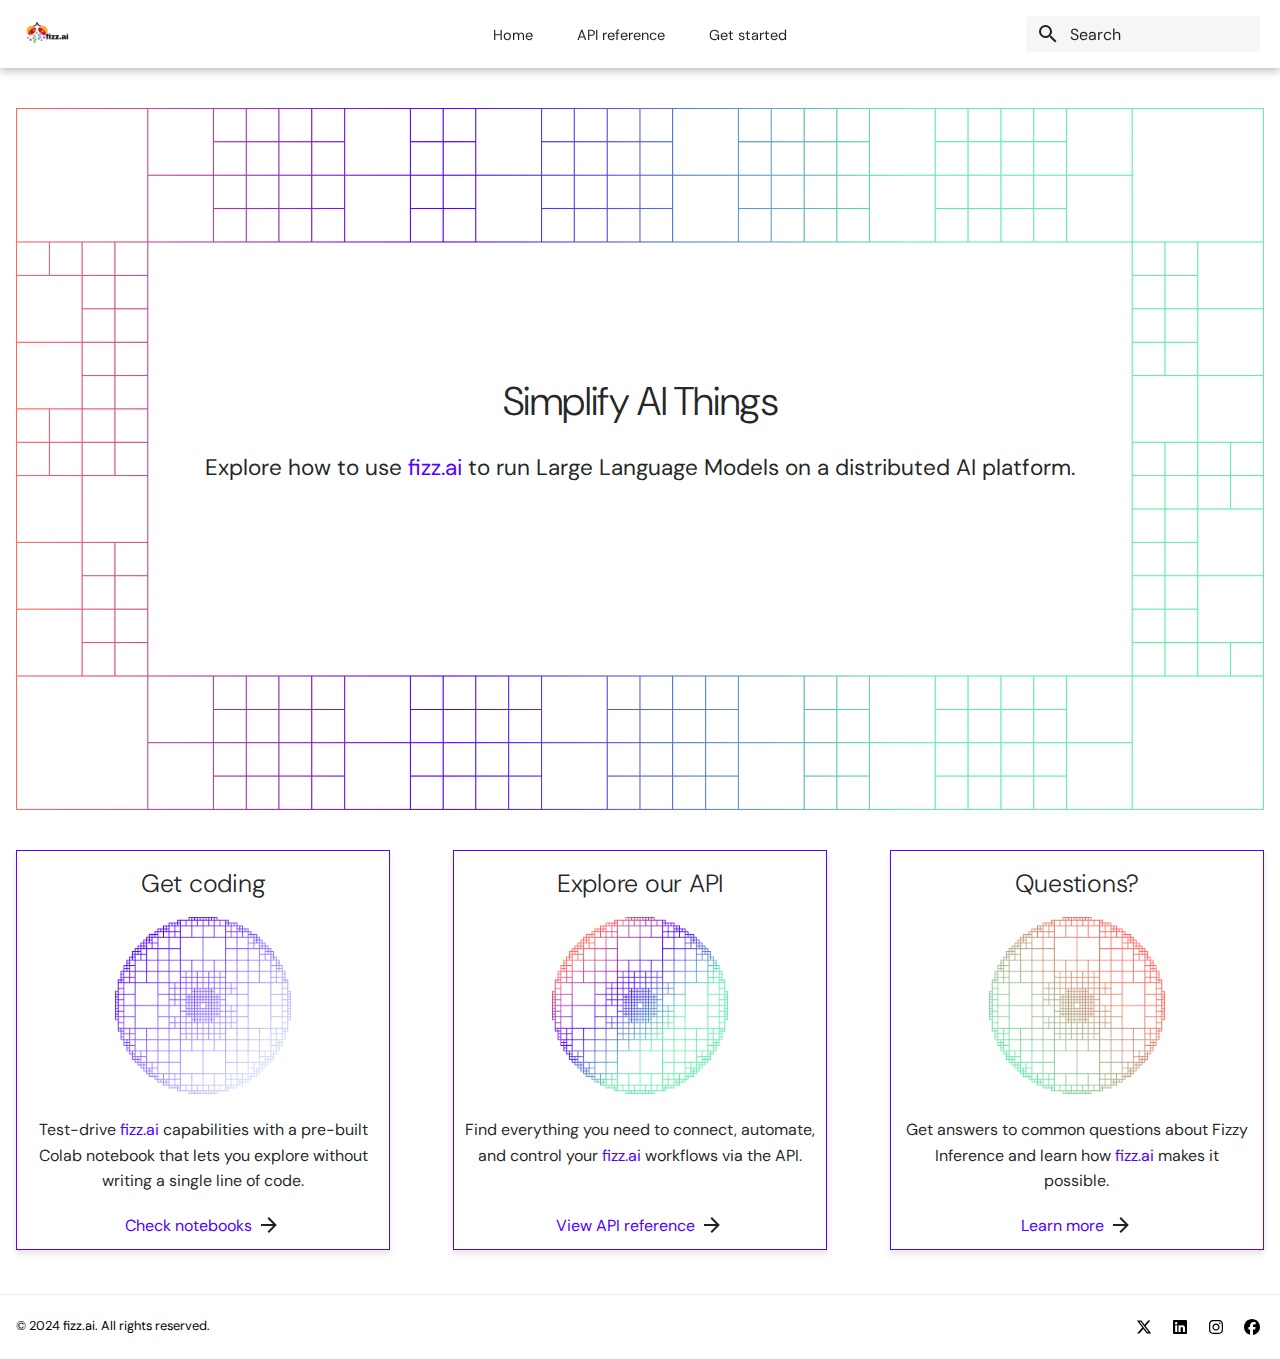
<file: index.html>
<!doctype html>
<html lang="en" class="no-js">
  <head>
    
  
      <meta charset="utf-8">
      <meta name="viewport" content="width=device-width,initial-scale=1">
      
        <meta name="description" content="Explore how to use fizz.ai to run and tune large AI models on a distributed compute grid sourced by GPU providers from all around the globe.">
      
      
      
        <link rel="canonical" href="https://dawnkelly09.github.io/mkdocs-fizz/">
      
      
      
        <link rel="next" href="api-reference/api-portal/">
      
      
      <link rel="icon" href="assets/images/favicon.png">
      <meta name="generator" content="mkdocs-1.5.3, mkdocs-material-9.5.3">
    
  

    
<title>fizz.ai Documentation</title>

     
	
      <link rel="stylesheet" href="assets/stylesheets/main.50c56a3b.min.css">
      
      


    
  <link rel="stylesheet" href="assets/stylesheets/fizz.css">

<link rel="stylesheet" href="assets/stylesheets/home.css" />

    
      
    
    
      
        
        
        <link rel="preconnect" href="https://fonts.gstatic.com" crossorigin>
        <link rel="stylesheet" href="https://fonts.googleapis.com/css?family=DM+Sans:300,300i,400,400i,700,700i%7CSource+Code+Pro:400,400i,700,700i&display=fallback">
        <style>:root{--md-text-font:"DM Sans";--md-code-font:"Source Code Pro"}</style>
      
    
    
      <link rel="stylesheet" href="assets/stylesheets/terminal.css">
    
    <script>__md_scope=new URL(".",location),__md_hash=e=>[...e].reduce((e,_)=>(e<<5)-e+_.charCodeAt(0),0),__md_get=(e,_=localStorage,t=__md_scope)=>JSON.parse(_.getItem(t.pathname+"."+e)),__md_set=(e,_,t=localStorage,a=__md_scope)=>{try{t.setItem(a.pathname+"."+e,JSON.stringify(_))}catch(e){}}</script>
    
      
  


  
  

<script id="__analytics">function __md_analytics(){function n(){dataLayer.push(arguments)}window.dataLayer=window.dataLayer||[],n("js",new Date),n("config","G-XXX"),document.addEventListener("DOMContentLoaded",function(){document.forms.search&&document.forms.search.query.addEventListener("blur",function(){this.value&&n("event","search",{search_term:this.value})}),document$.subscribe(function(){var a=document.forms.feedback;if(void 0!==a)for(var e of a.querySelectorAll("[type=submit]"))e.addEventListener("click",function(e){e.preventDefault();var t=document.location.pathname,e=this.getAttribute("data-md-value");n("event","feedback",{page:t,data:e}),a.firstElementChild.disabled=!0;e=a.querySelector(".md-feedback__note [data-md-value='"+e+"']");e&&(e.hidden=!1)}),a.hidden=!1}),location$.subscribe(function(e){n("config","G-XXX",{page_path:e.pathname})})});var e=document.createElement("script");e.async=!0,e.src="https://www.googletagmanager.com/gtag/js?id=G-XXX",document.getElementById("__analytics").insertAdjacentElement("afterEnd",e)}</script>
  
    <script>"undefined"!=typeof __md_analytics&&__md_analytics()</script>
  

    
    
    
  </head>
  
  
    <body dir="ltr">
  
    
    <input class="md-toggle" data-md-toggle="drawer" type="checkbox" id="__drawer" autocomplete="off">
    <input class="md-toggle" data-md-toggle="search" type="checkbox" id="__search" autocomplete="off">
    <label class="md-overlay" for="__drawer"></label>
    <div data-md-component="skip">
      
    </div>
    <div data-md-component="announce">
      
    </div>
    
    
      

  

<header class="md-header md-header--shadow md-header--lifted" data-md-component="header">
  <nav class="md-header__inner md-grid" aria-label="Header">
    <label class="md-header__button md-icon" for="__drawer">
      <svg xmlns="http://www.w3.org/2000/svg" viewBox="0 0 24 24"><path d="M3 6h18v2H3V6m0 5h18v2H3v-2m0 5h18v2H3v-2Z"/></svg>
    </label>
    <a href="https://dawnkelly09.github.io/mkdocs-fizz/" title="Documentation for fizz.ai" class="md-header__button md-logo" aria-label="Documentation for fizz.ai" data-md-component="logo">
      
  <img src="assets/images/logo.png" alt="logo">

    </a>
    
      
        
<nav class="md-tabs" aria-label="Tabs" data-md-component="tabs">
  <div class="md-grid">
    <ul class="md-tabs__list">
      
        
  
  
    
  
  
    <li class="md-tabs__item md-tabs__item--active">
      <a href="." class="md-tabs__link">
        
  
    
  
  Home

      </a>
    </li>
  

      
        
  
  
  
    
    
      <li class="md-tabs__item">
        <a href="api-reference/api-portal/" class="md-tabs__link">
          
  
  API reference

        </a>
      </li>
    
  

      
        
  
  
  
    
    
      <li class="md-tabs__item">
        <a href="get-started/quickstart/" class="md-tabs__link">
          
  
  Get started

        </a>
      </li>
    
  

      
    </ul>
  </div>
</nav>
      
    
    <div class="md-header__buttons">
      
        <label class="md-header__button md-icon" for="__search">
          <svg xmlns="http://www.w3.org/2000/svg" viewBox="0 0 24 24"><path d="M9.5 3A6.5 6.5 0 0 1 16 9.5c0 1.61-.59 3.09-1.56 4.23l.27.27h.79l5 5-1.5 1.5-5-5v-.79l-.27-.27A6.516 6.516 0 0 1 9.5 16 6.5 6.5 0 0 1 3 9.5 6.5 6.5 0 0 1 9.5 3m0 2C7 5 5 7 5 9.5S7 14 9.5 14 14 12 14 9.5 12 5 9.5 5Z"/></svg>
        </label>
        <div class="md-search" data-md-component="search" role="dialog">
  <label class="md-search__overlay" for="__search"></label>
  <div class="md-search__inner" role="search">
    <form class="md-search__form" name="search">
      <input type="text" class="md-search__input" name="query" aria-label="Search" placeholder="Search" autocapitalize="off" autocorrect="off" autocomplete="off" spellcheck="false" data-md-component="search-query" required>
      <label class="md-search__icon md-icon" for="__search">
        
        <svg xmlns="http://www.w3.org/2000/svg" viewBox="0 0 24 24"><path d="M9.5 3A6.5 6.5 0 0 1 16 9.5c0 1.61-.59 3.09-1.56 4.23l.27.27h.79l5 5-1.5 1.5-5-5v-.79l-.27-.27A6.516 6.516 0 0 1 9.5 16 6.5 6.5 0 0 1 3 9.5 6.5 6.5 0 0 1 9.5 3m0 2C7 5 5 7 5 9.5S7 14 9.5 14 14 12 14 9.5 12 5 9.5 5Z"/></svg>
        
        <svg xmlns="http://www.w3.org/2000/svg" viewBox="0 0 24 24"><path d="M20 11v2H8l5.5 5.5-1.42 1.42L4.16 12l7.92-7.92L13.5 5.5 8 11h12Z"/></svg>
      </label>
      <nav class="md-search__options" aria-label="Search">
        
        <button type="reset" class="md-search__icon md-icon" title="Clear" aria-label="Clear" tabindex="-1">
          
          <svg xmlns="http://www.w3.org/2000/svg" viewBox="0 0 24 24"><path d="M19 6.41 17.59 5 12 10.59 6.41 5 5 6.41 10.59 12 5 17.59 6.41 19 12 13.41 17.59 19 19 17.59 13.41 12 19 6.41Z"/></svg>
        </button>
      </nav>
      
    </form>
    <div class="md-search__output">
      <div class="md-search__scrollwrap" data-md-scrollfix>
        <div class="md-search-result" data-md-component="search-result">
          <div class="md-search-result__meta">
            Initializing search
          </div>
          <ol class="md-search-result__list" role="presentation"></ol>
        </div>
      </div>
    </div>
  </div>
</div>
      
      
    </div>
    
  </nav>
</header>
    
    <div class="md-container" data-md-component="container">
      
      
        
      
      <main class="md-main" data-md-component="main">
        <div class="md-main__inner md-grid">
          
            
              
                
              
              <div class="md-sidebar md-sidebar--primary" data-md-component="sidebar" data-md-type="navigation" hidden>
                <div class="md-sidebar__scrollwrap">
                  <div class="md-sidebar__inner">
                    
  
  
    
  
  
  <nav class="md-nav md-nav--primary md-nav--lifted" aria-label="Navigation" data-md-level="0">
    <label class="md-nav__title" for="__drawer">
      <a href="" title="" class="md-nav__button md-logo" aria-label="" data-md-component="logo">
        
  <img src="assets/images/logo.png" alt="logo">

      </a>
    </label>
    
    <ul class="md-nav__list" data-md-scrollfix>
      
        
        
  
  
    
  
  
  
    <li class="md-nav__item md-nav__item--active">
      
      <input class="md-nav__toggle md-toggle" type="checkbox" id="__toc">
      
      
      
      <a href="." class="md-nav__link md-nav__link--active">
        
  
  <span class="md-ellipsis">
    Home
  </span>
  

      </a>
      
    </li>
  

      
        
        
  
  
  
  
    
    
    
    
    
      
      
    
    <li class="md-nav__item md-nav__item--section md-nav__item--nested">
      
        
        
        
        <input class="md-nav__toggle md-toggle " type="checkbox" id="__nav_2" >
        
          
          <label class="md-nav__link" for="__nav_2" id="__nav_2_label" tabindex="">
            
  
  <span class="md-ellipsis">
    API reference
  </span>
  

            <span class="md-nav__icon md-icon"></span>
          </label>
        
        <nav class="md-nav" data-md-level="1" aria-labelledby="__nav_2_label" aria-expanded="false">
          <label class="md-nav__title" for="__nav_2">
            <span class="md-nav__icon md-icon"></span>
            API reference
          </label>
          <ul class="md-nav__list" data-md-scrollfix>
            
              
                
  
  
  
  
    <li class="md-nav__item">
      <a href="api-reference/api-portal/" class="md-nav__link">
        
  
  <span class="md-ellipsis">
    API reference
  </span>
  

      </a>
    </li>
  

              
            
          </ul>
        </nav>
      
    </li>
  

      
        
        
  
  
  
  
    
    
    
    
    
      
      
    
    <li class="md-nav__item md-nav__item--section md-nav__item--nested">
      
        
        
        
        <input class="md-nav__toggle md-toggle " type="checkbox" id="__nav_3" >
        
          
          <label class="md-nav__link" for="__nav_3" id="__nav_3_label" tabindex="">
            
  
  <span class="md-ellipsis">
    Get started
  </span>
  

            <span class="md-nav__icon md-icon"></span>
          </label>
        
        <nav class="md-nav" data-md-level="1" aria-labelledby="__nav_3_label" aria-expanded="false">
          <label class="md-nav__title" for="__nav_3">
            <span class="md-nav__icon md-icon"></span>
            Get started
          </label>
          <ul class="md-nav__list" data-md-scrollfix>
            
              
                
  
  
  
  
    <li class="md-nav__item">
      <a href="get-started/quickstart/" class="md-nav__link">
        
  
  <span class="md-ellipsis">
    Quickstart
  </span>
  

      </a>
    </li>
  

              
            
              
                
  
  
  
  
    <li class="md-nav__item">
      <a href="get-started/get-api-key/" class="md-nav__link">
        
  
  <span class="md-ellipsis">
    Get an API key
  </span>
  

      </a>
    </li>
  

              
            
          </ul>
        </nav>
      
    </li>
  

      
    </ul>
  </nav>
                  </div>
                </div>
              </div>
            
            
              
                
              
              <div class="md-sidebar md-sidebar--secondary" data-md-component="sidebar" data-md-type="toc" hidden>
                <div class="md-sidebar__scrollwrap">
                  <div class="md-sidebar__inner">
                    

<nav class="md-nav md-nav--secondary" aria-label="Table of contents">
  
  
  
  
</nav>
                  </div>
                </div>
              </div>
            
          
          <div class="md-content" data-md-component="content">
    
    <article class="md-content__inner md-typeset ">
      
<div class="home">
  <div class="hero">
    <div class="hero-content">
      <h1>Simplify AI Things</h1>
      <p>
        Explore how to use <a href="#" target="\_blank">fizz.ai</a> to run
        Large Language Models on a distributed AI platform. <br /><br />
      </p>
    </div>
    <div>
      <img
        src="./assets/images/hero.webp"
        alt="fizz.ai Hero"
        class="hero-image"
      />
    </div>
  </div>
  <div class="featured-content">
    <div class="feature">
      <h2>Get coding</h2>
      <img src="./assets/images/circle1.webp" alt="Colab notebook" />
      <p>
        Test-drive
        <a href="#" target="\_blank">fizz.ai</a>
        capabilities with a pre-built Colab notebook that lets you explore
        without writing a single line of code.
      </p>
      <a
        href="#"
        class="btn"
        >Check notebooks
        <span class="md-icon"
          ><svg xmlns="http://www.w3.org/2000/svg" viewBox="0 0 24 24"><path d="M4 11v2h12l-5.5 5.5 1.42 1.42L19.84 12l-7.92-7.92L10.5 5.5 16 11H4Z"/></svg></span
        ></a
      >
    </div>
    <div class="feature">
      <h2>Explore our API</h2>
      <img src="./assets/images/circle2.webp" alt="Explore our API" />
      <p>Find everything you need to connect, automate, and control your
        <a href="#" target="\_blank">fizz.ai</a> workflows via the API.</p>
      <a href="#" class="btn"
        >View API reference
        <span class="md-icon"
          ><svg xmlns="http://www.w3.org/2000/svg" viewBox="0 0 24 24"><path d="M4 11v2h12l-5.5 5.5 1.42 1.42L19.84 12l-7.92-7.92L10.5 5.5 16 11H4Z"/></svg></span
        ></a
      >
    </div>
    <div class="feature">
      <h2>Questions?</h2>
      <img src="./assets/images/circle3.webp" alt="FAQs" />
      <p>
        Get answers to common questions about Fizzy Inference and learn how 
        <a href="#" target="\_blank">fizz.ai</a> makes it possible.
      </p>
      <a href="#" target="\_blank" class="btn"
        >Learn more
        <span class="md-icon"
          ><svg xmlns="http://www.w3.org/2000/svg" viewBox="0 0 24 24"><path d="M4 11v2h12l-5.5 5.5 1.42 1.42L19.84 12l-7.92-7.92L10.5 5.5 16 11H4Z"/></svg></span
        ></a
      >
    </div>
  </div>
  
    </article>
  </div>
          
<script>var target=document.getElementById(location.hash.slice(1));target&&target.name&&(target.checked=target.name.startsWith("__tabbed_"))</script>
        </div>
        
      </main>
      
        <footer class="md-footer">
  
    
      
        
      
      <nav class="md-footer__inner md-grid" aria-label="Footer" hidden>
        
        
          
          <a href="api-reference/api-portal/" class="md-footer__link md-footer__link--next" aria-label="Next: API reference">
            <div class="md-footer__title">
              <span class="md-footer__direction">
                Next
              </span>
              <div class="md-ellipsis">
                API reference
              </div>
            </div>
            <div class="md-footer__button md-icon">
              
              <svg xmlns="http://www.w3.org/2000/svg" viewBox="0 0 24 24"><path d="M4 11v2h12l-5.5 5.5 1.42 1.42L19.84 12l-7.92-7.92L10.5 5.5 16 11H4Z"/></svg>
            </div>
          </a>
        
      </nav>
    
  
  <div class="md-footer-meta md-typeset">
    <div class="md-footer-meta__inner md-grid">
      <div class="md-copyright">
  
    <div class="md-copyright__highlight">
      © 2024 fizz.ai. All rights reserved.
    </div>
  
  
</div>
      
        <div class="md-social">
  
    
    
    
    
    <a href="https://twitter.com/fizzai" target="_blank" rel="noopener" title="X" class="md-social__link">
      <svg xmlns="http://www.w3.org/2000/svg" viewBox="0 0 512 512"><!--! Font Awesome Free 6.5.1 by @fontawesome - https://fontawesome.com License - https://fontawesome.com/license/free (Icons: CC BY 4.0, Fonts: SIL OFL 1.1, Code: MIT License) Copyright 2023 Fonticons, Inc.--><path d="M389.2 48h70.6L305.6 224.2 487 464H345L233.7 318.6 106.5 464H35.8l164.9-188.5L26.8 48h145.6l100.5 132.9L389.2 48zm-24.8 373.8h39.1L151.1 88h-42l255.3 333.8z"/></svg>
    </a>
  
    
    
    
    
    <a href="https://www.linkedin.com/company/fizz-ai/" target="_blank" rel="noopener" title="LinkedIn" class="md-social__link">
      <svg xmlns="http://www.w3.org/2000/svg" viewBox="0 0 448 512"><!--! Font Awesome Free 6.5.1 by @fontawesome - https://fontawesome.com License - https://fontawesome.com/license/free (Icons: CC BY 4.0, Fonts: SIL OFL 1.1, Code: MIT License) Copyright 2023 Fonticons, Inc.--><path d="M416 32H31.9C14.3 32 0 46.5 0 64.3v383.4C0 465.5 14.3 480 31.9 480H416c17.6 0 32-14.5 32-32.3V64.3c0-17.8-14.4-32.3-32-32.3zM135.4 416H69V202.2h66.5V416zm-33.2-243c-21.3 0-38.5-17.3-38.5-38.5S80.9 96 102.2 96c21.2 0 38.5 17.3 38.5 38.5 0 21.3-17.2 38.5-38.5 38.5zm282.1 243h-66.4V312c0-24.8-.5-56.7-34.5-56.7-34.6 0-39.9 27-39.9 54.9V416h-66.4V202.2h63.7v29.2h.9c8.9-16.8 30.6-34.5 62.9-34.5 67.2 0 79.7 44.3 79.7 101.9V416z"/></svg>
    </a>
  
    
    
    
    
    <a href="https://www.instagram.com/fizzai/" target="_blank" rel="noopener" title="Instagram" class="md-social__link">
      <svg xmlns="http://www.w3.org/2000/svg" viewBox="0 0 448 512"><!--! Font Awesome Free 6.5.1 by @fontawesome - https://fontawesome.com License - https://fontawesome.com/license/free (Icons: CC BY 4.0, Fonts: SIL OFL 1.1, Code: MIT License) Copyright 2023 Fonticons, Inc.--><path d="M224.1 141c-63.6 0-114.9 51.3-114.9 114.9s51.3 114.9 114.9 114.9S339 319.5 339 255.9 287.7 141 224.1 141zm0 189.6c-41.1 0-74.7-33.5-74.7-74.7s33.5-74.7 74.7-74.7 74.7 33.5 74.7 74.7-33.6 74.7-74.7 74.7zm146.4-194.3c0 14.9-12 26.8-26.8 26.8-14.9 0-26.8-12-26.8-26.8s12-26.8 26.8-26.8 26.8 12 26.8 26.8zm76.1 27.2c-1.7-35.9-9.9-67.7-36.2-93.9-26.2-26.2-58-34.4-93.9-36.2-37-2.1-147.9-2.1-184.9 0-35.8 1.7-67.6 9.9-93.9 36.1s-34.4 58-36.2 93.9c-2.1 37-2.1 147.9 0 184.9 1.7 35.9 9.9 67.7 36.2 93.9s58 34.4 93.9 36.2c37 2.1 147.9 2.1 184.9 0 35.9-1.7 67.7-9.9 93.9-36.2 26.2-26.2 34.4-58 36.2-93.9 2.1-37 2.1-147.8 0-184.8zM398.8 388c-7.8 19.6-22.9 34.7-42.6 42.6-29.5 11.7-99.5 9-132.1 9s-102.7 2.6-132.1-9c-19.6-7.8-34.7-22.9-42.6-42.6-11.7-29.5-9-99.5-9-132.1s-2.6-102.7 9-132.1c7.8-19.6 22.9-34.7 42.6-42.6 29.5-11.7 99.5-9 132.1-9s102.7-2.6 132.1 9c19.6 7.8 34.7 22.9 42.6 42.6 11.7 29.5 9 99.5 9 132.1s2.7 102.7-9 132.1z"/></svg>
    </a>
  
    
    
    
    
    <a href="https://www.facebook.com/profile.php?id=000000" target="_blank" rel="noopener" title="Facebook" class="md-social__link">
      <svg xmlns="http://www.w3.org/2000/svg" viewBox="0 0 512 512"><!--! Font Awesome Free 6.5.1 by @fontawesome - https://fontawesome.com License - https://fontawesome.com/license/free (Icons: CC BY 4.0, Fonts: SIL OFL 1.1, Code: MIT License) Copyright 2023 Fonticons, Inc.--><path d="M512 256C512 114.6 397.4 0 256 0S0 114.6 0 256c0 120 82.7 220.8 194.2 248.5V334.2h-52.8V256h52.8v-33.7c0-87.1 39.4-127.5 125-127.5 16.2 0 44.2 3.2 55.7 6.4V172c-6-.6-16.5-1-29.6-1-42 0-58.2 15.9-58.2 57.2V256h83.6l-14.4 78.2H287v175.9C413.8 494.8 512 386.9 512 256z"/></svg>
    </a>
  
</div>
      
    </div>
  </div>
</footer>
      
    </div>
    <div class="md-dialog" data-md-component="dialog">
      <div class="md-dialog__inner md-typeset"></div>
    </div>
    
    
    <script id="__config" type="application/json">{"base": ".", "features": ["content.code.copy", "navigation.footer", "navigation.tabs", "navigation.tabs.sticky", "toc.follow"], "search": "assets/javascripts/workers/search.f886a092.min.js", "translations": {"clipboard.copied": "Copied to clipboard", "clipboard.copy": "Copy to clipboard", "search.result.more.one": "1 more on this page", "search.result.more.other": "# more on this page", "search.result.none": "No matching documents", "search.result.one": "1 matching document", "search.result.other": "# matching documents", "search.result.placeholder": "Type to start searching", "search.result.term.missing": "Missing", "select.version": "Select version"}}</script>
    
    
      <script src="assets/javascripts/bundle.d7c377c4.min.js"></script>
      
    
  </body>
</html>
</file>
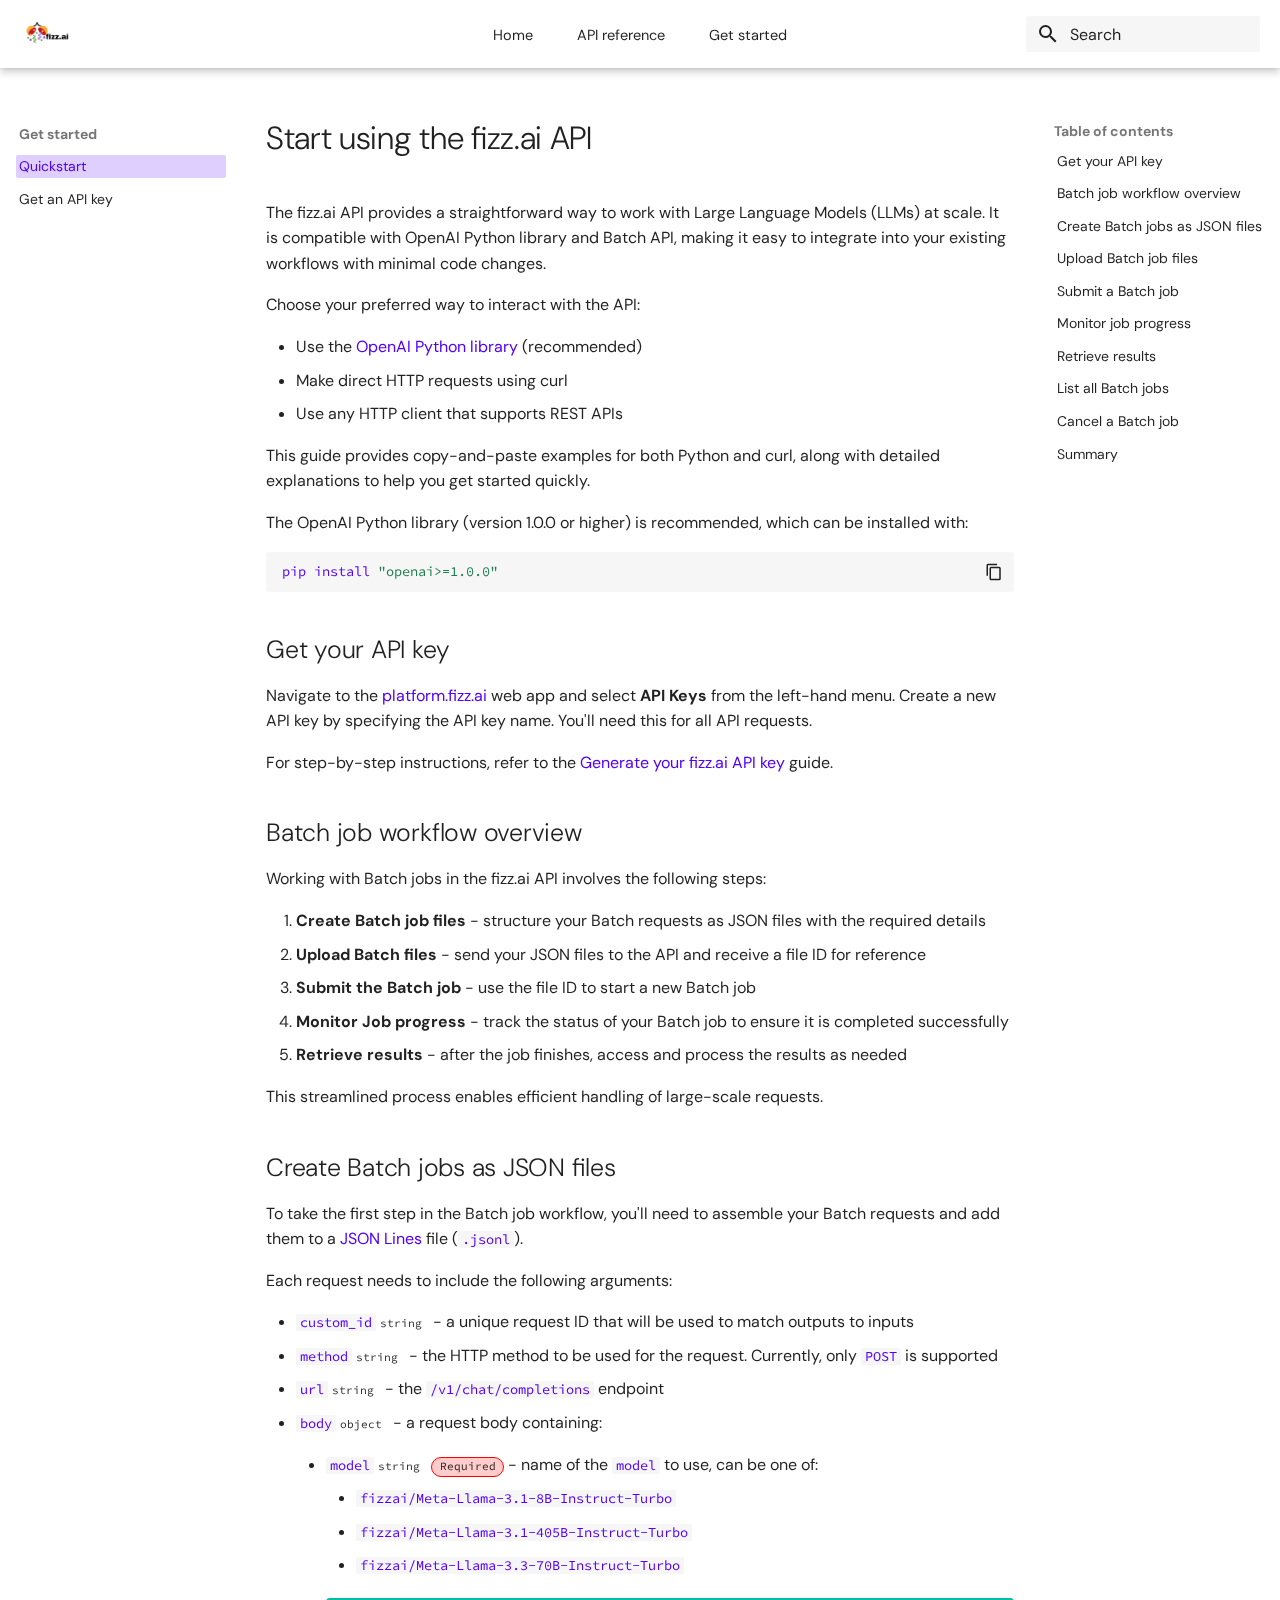
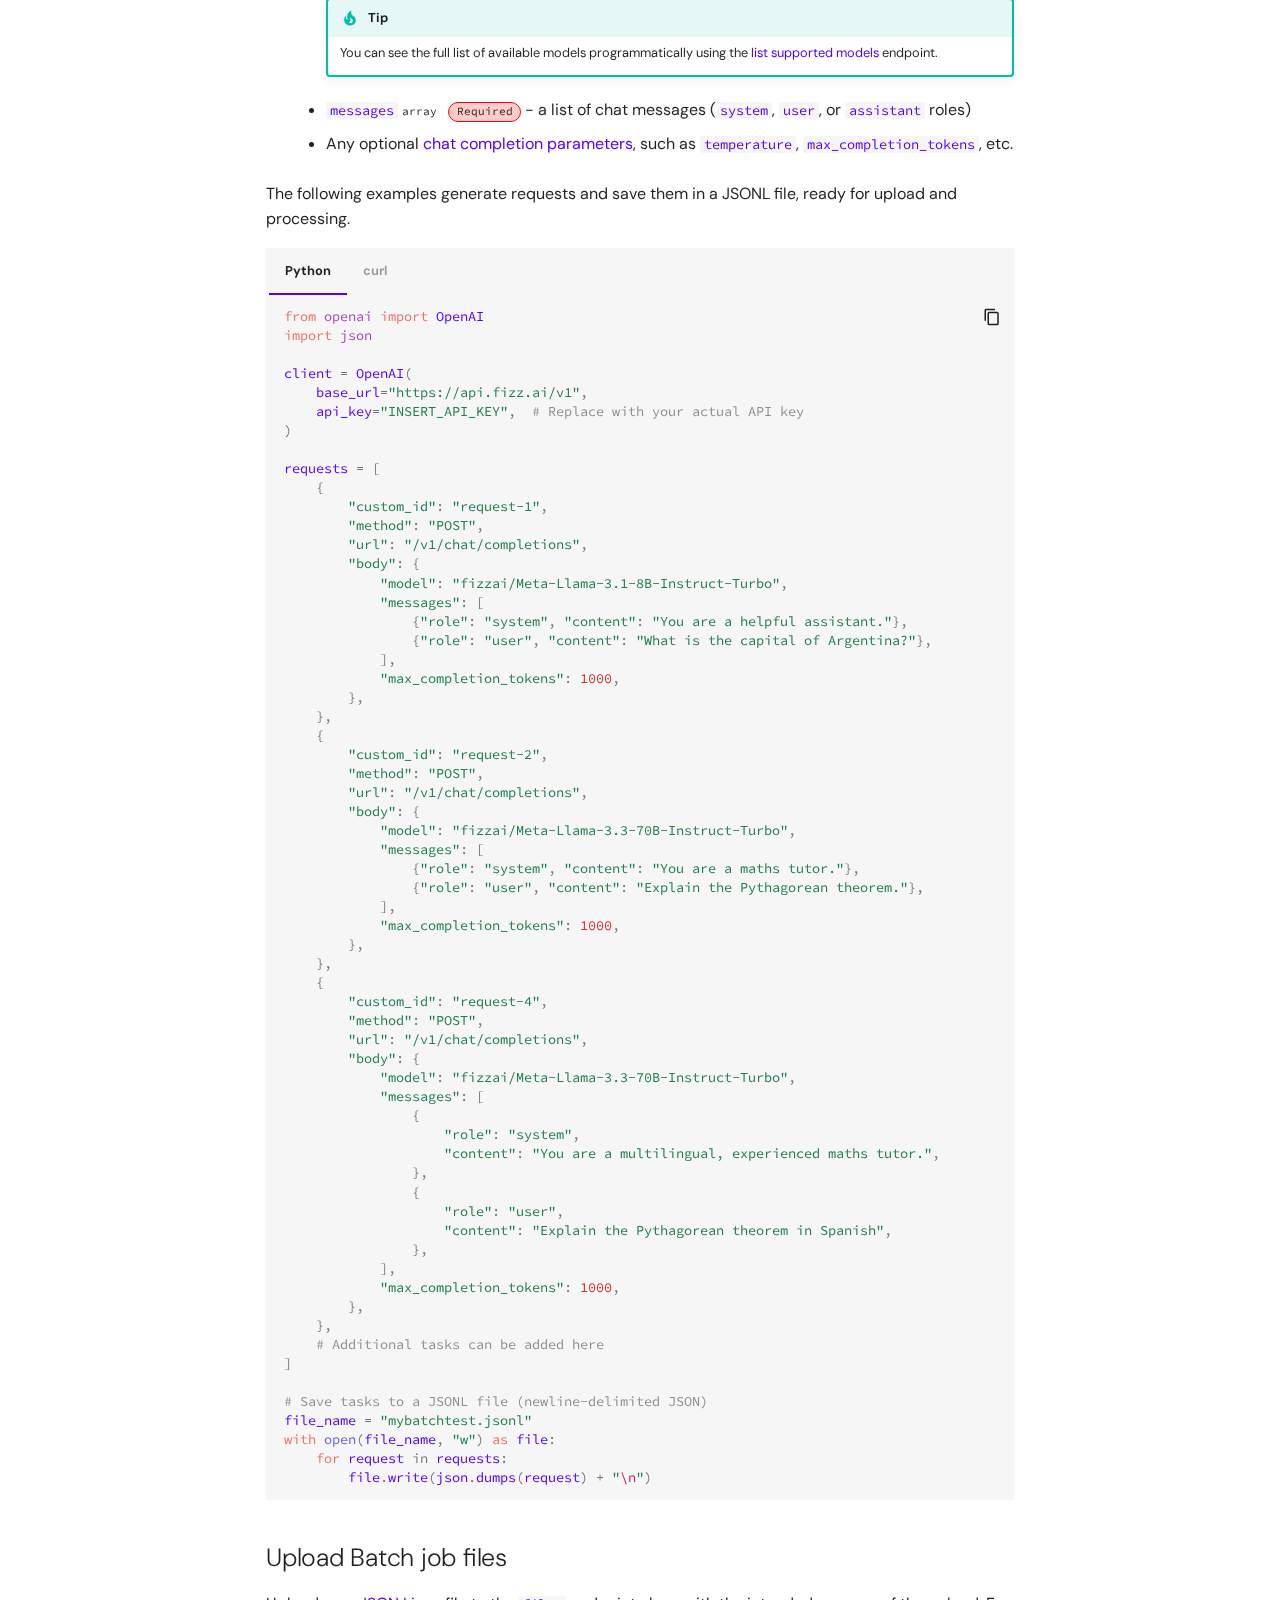
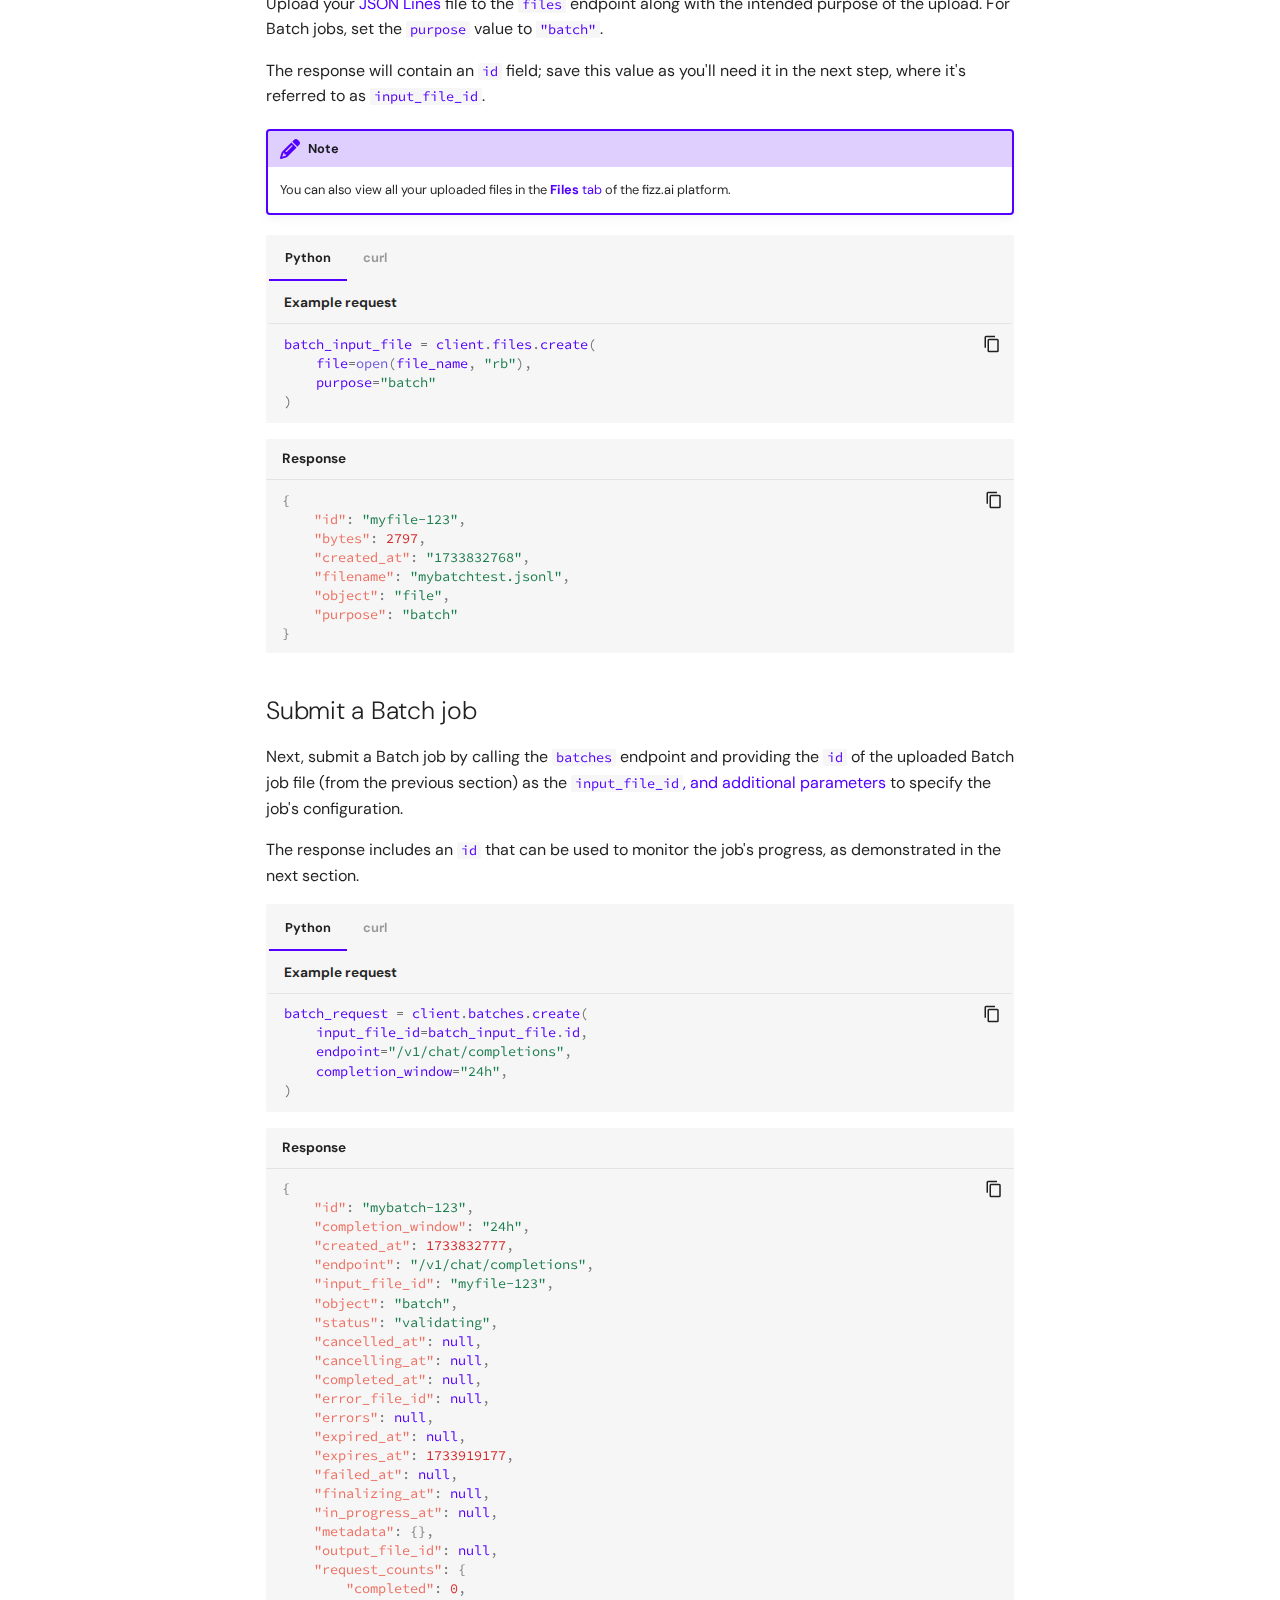
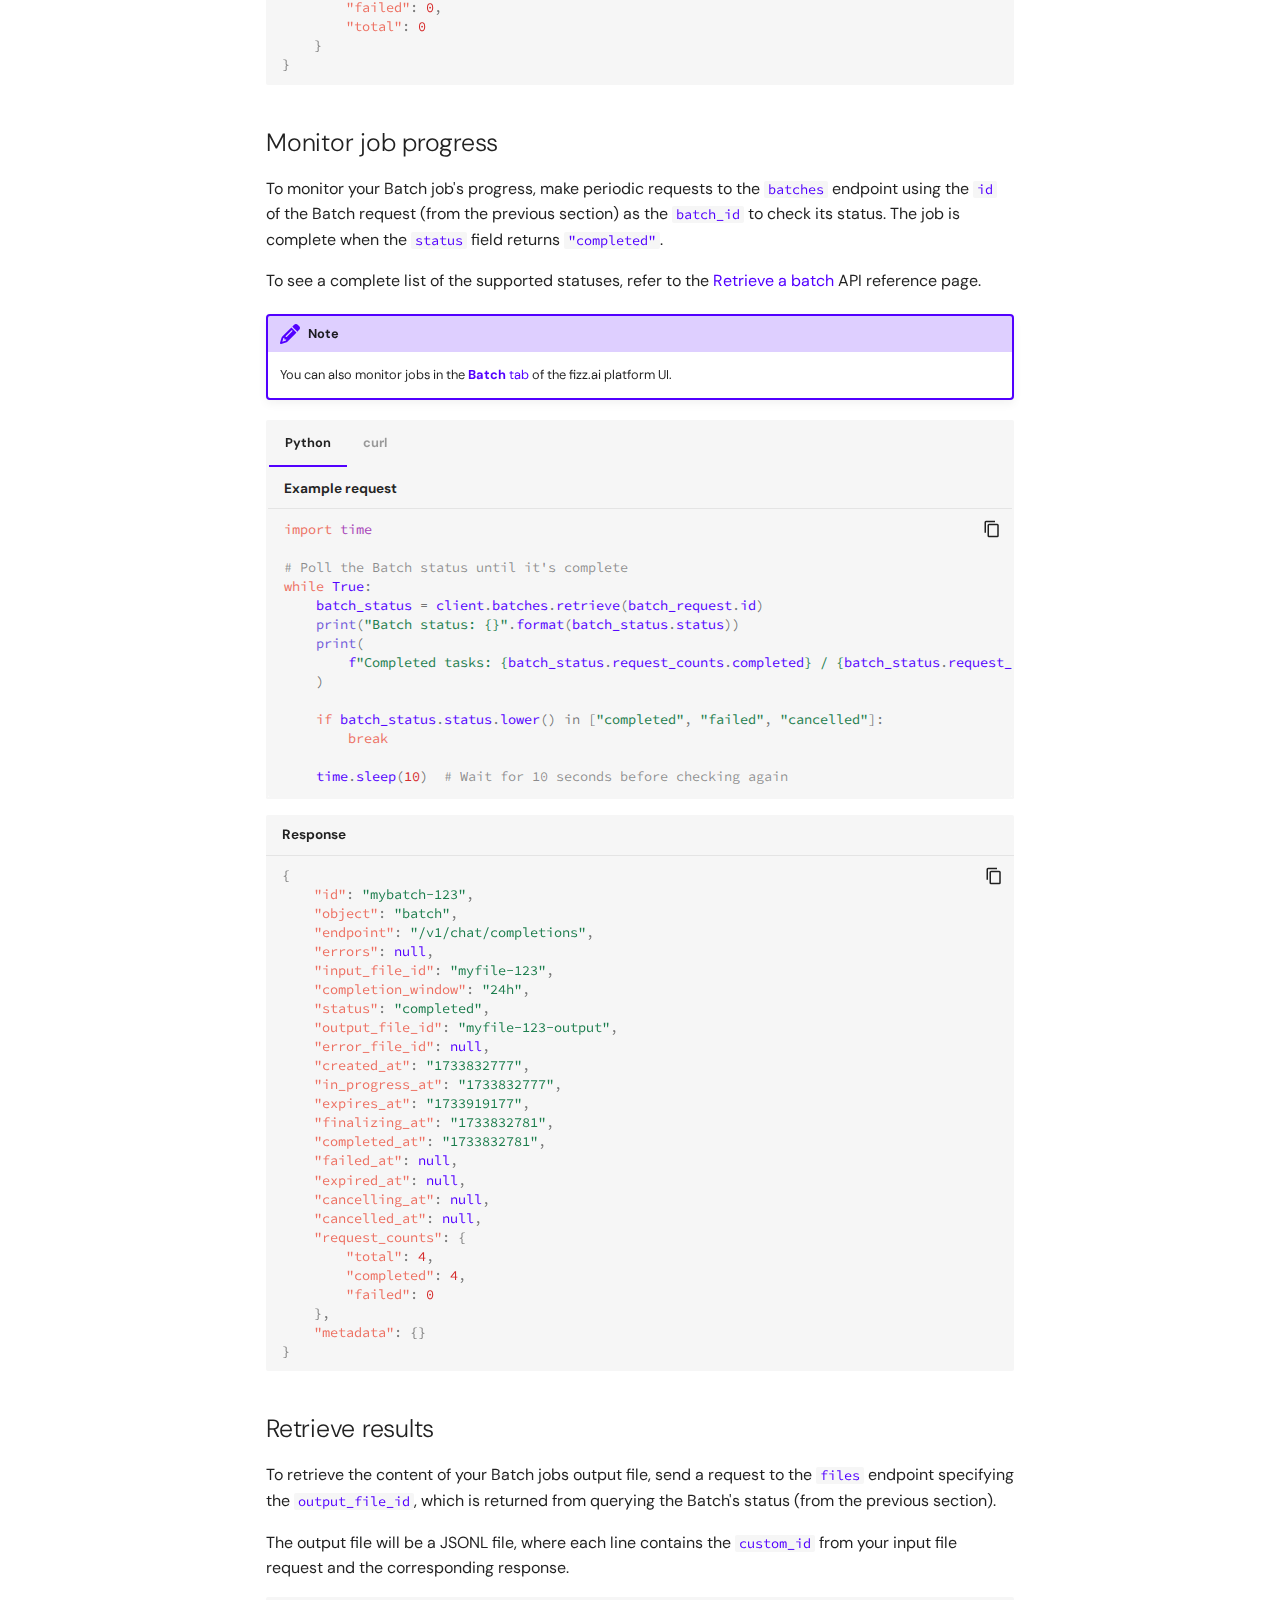
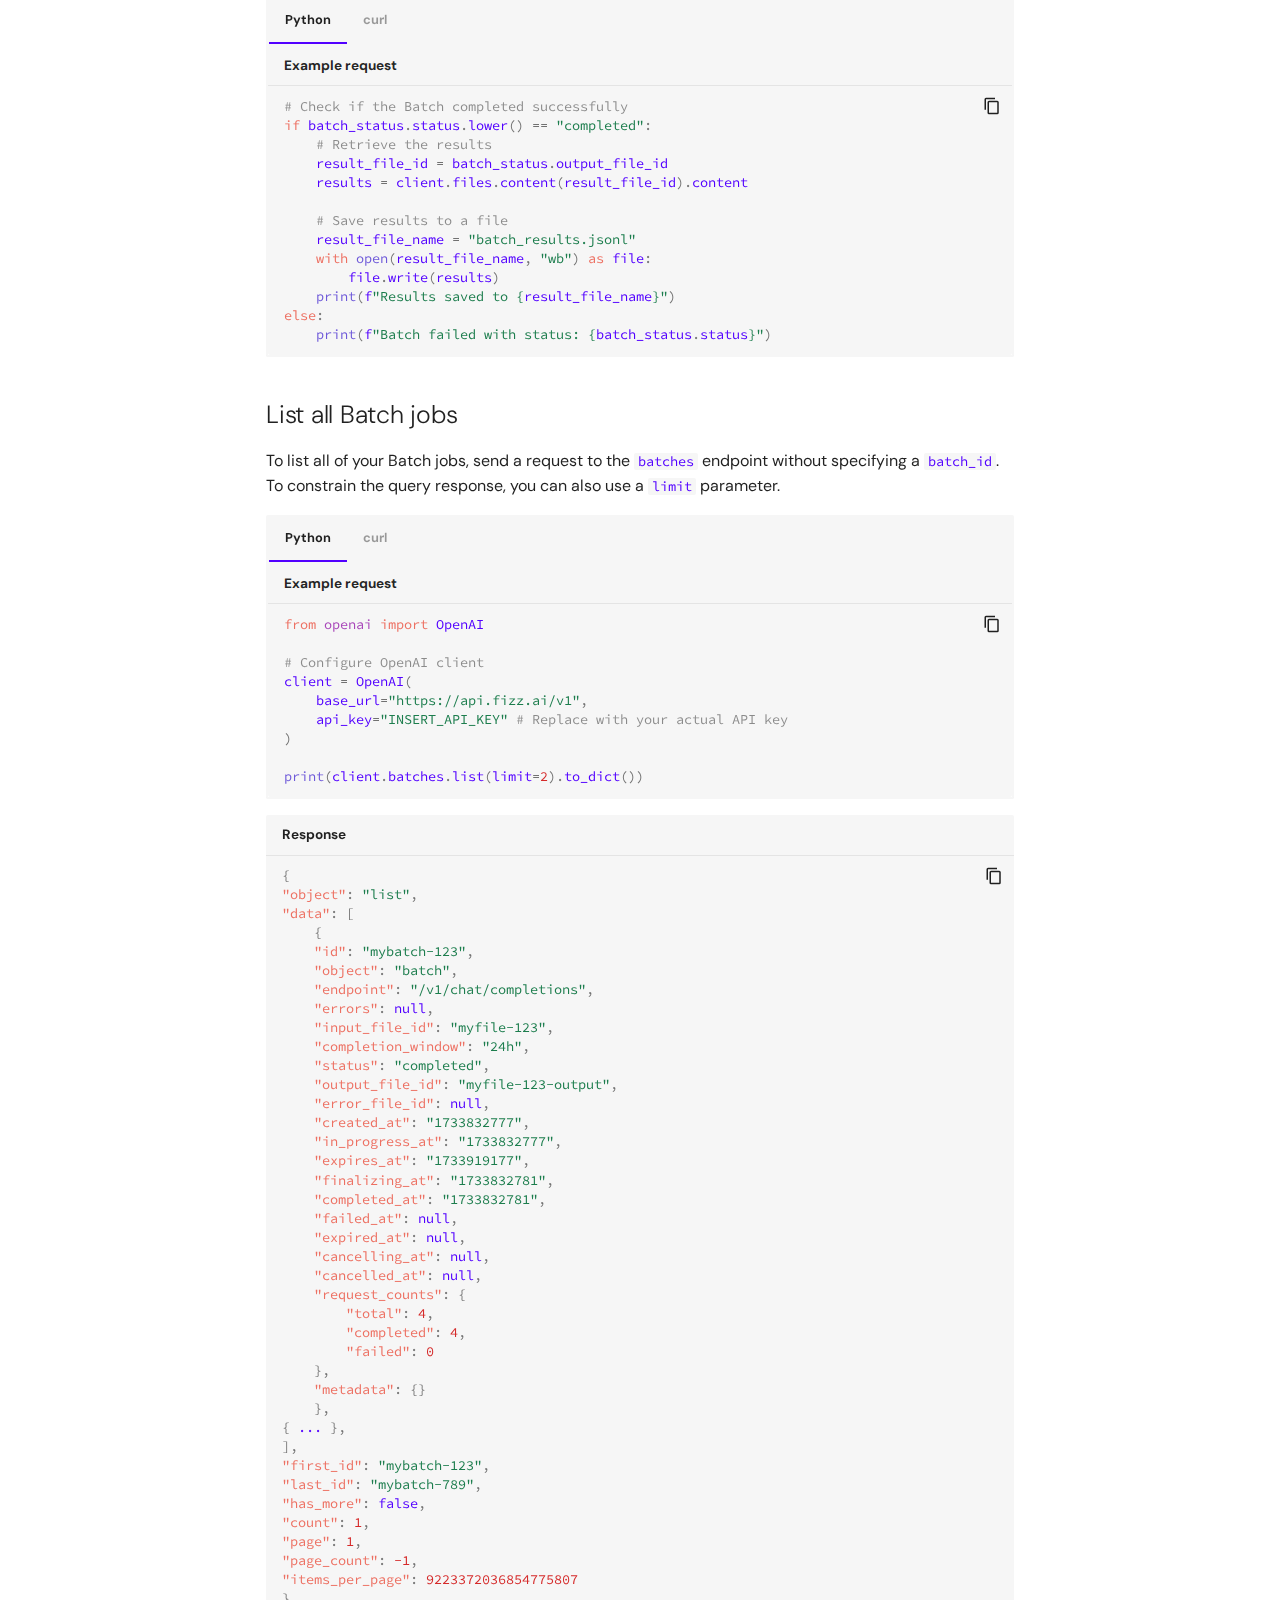
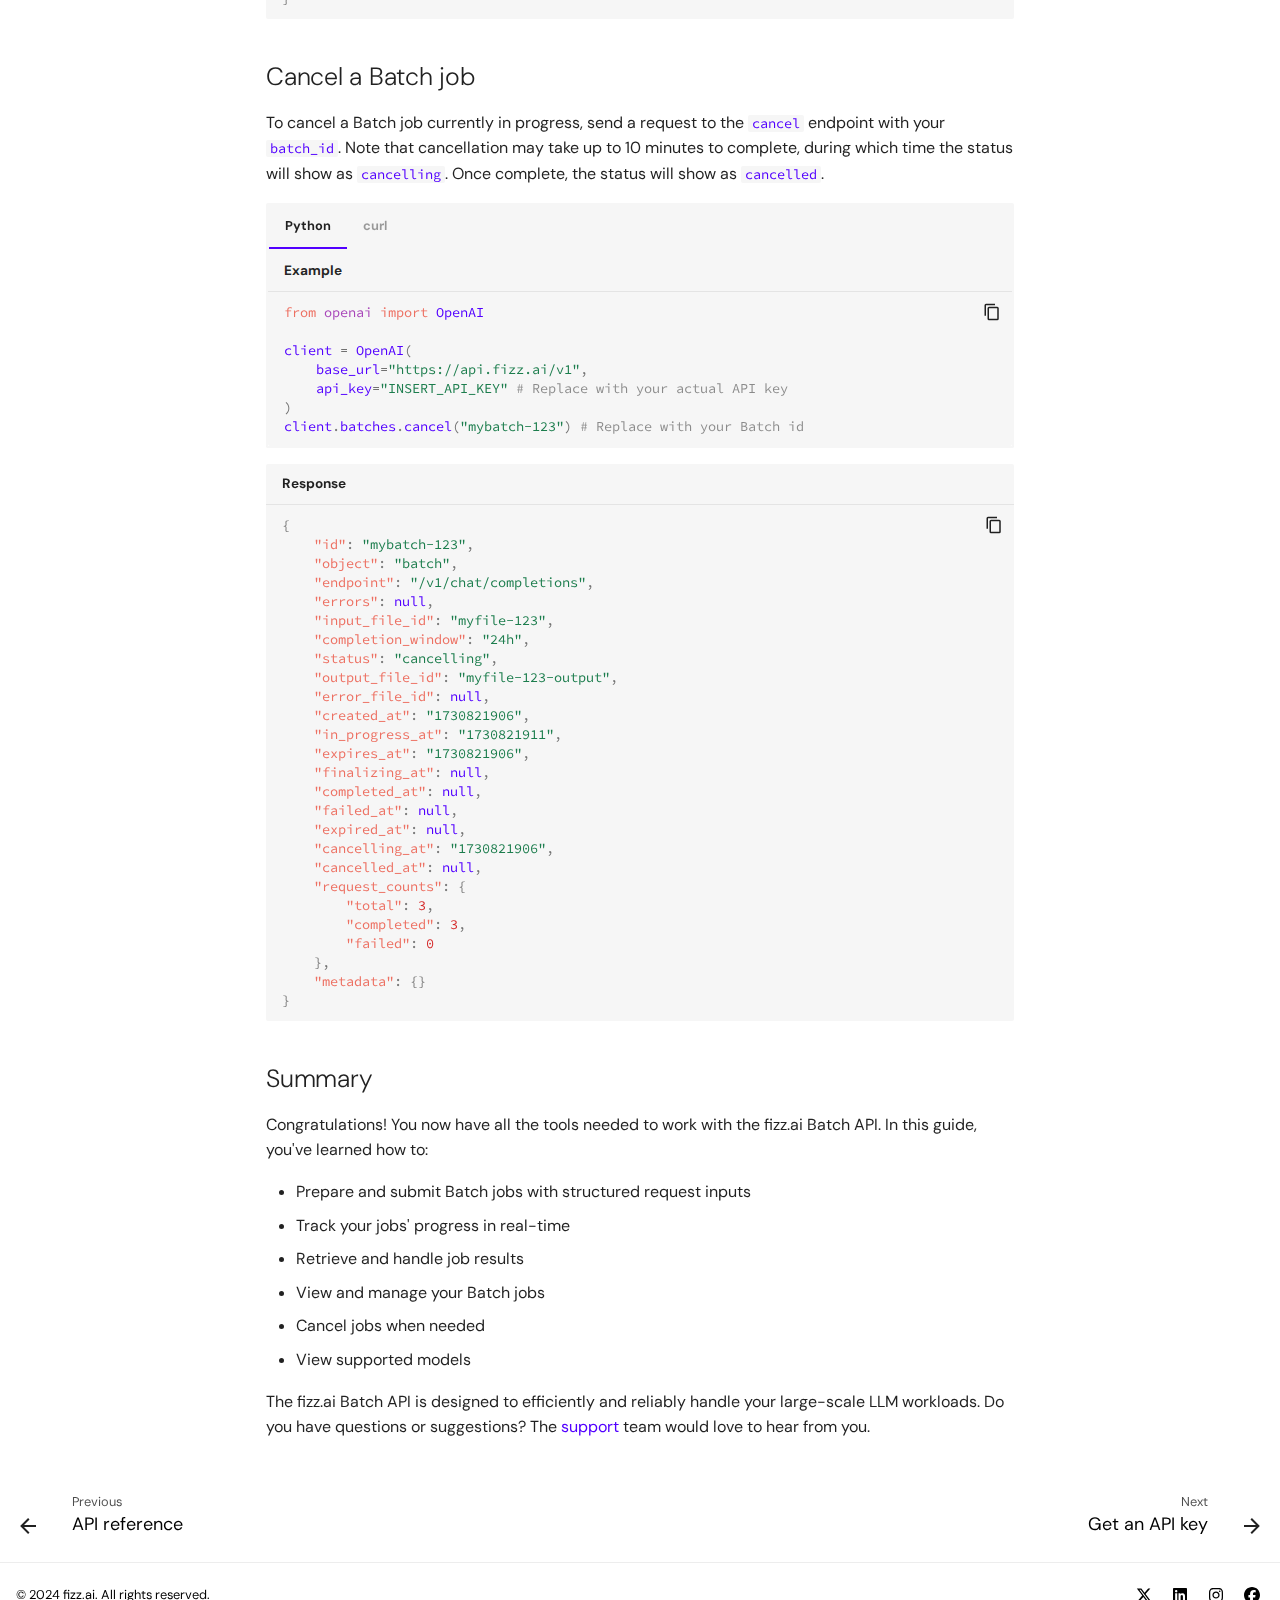
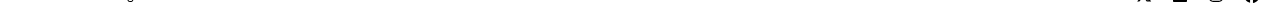
<file: getting-started/index.html>
<!doctype html>
<html lang="en">
<head>
    <meta charset="utf-8">
    <title>Redirecting...</title>
    <link rel="canonical" href="../get-started/quickstart/">
    <meta name="robots" content="noindex">
    <script>var anchor=window.location.hash.substr(1);location.href="../get-started/quickstart/"+(anchor?"#"+anchor:"")</script>
    <meta http-equiv="refresh" content="0; url=../get-started/quickstart/">
</head>
<body>
Redirecting...
</body>
</html>
</file>
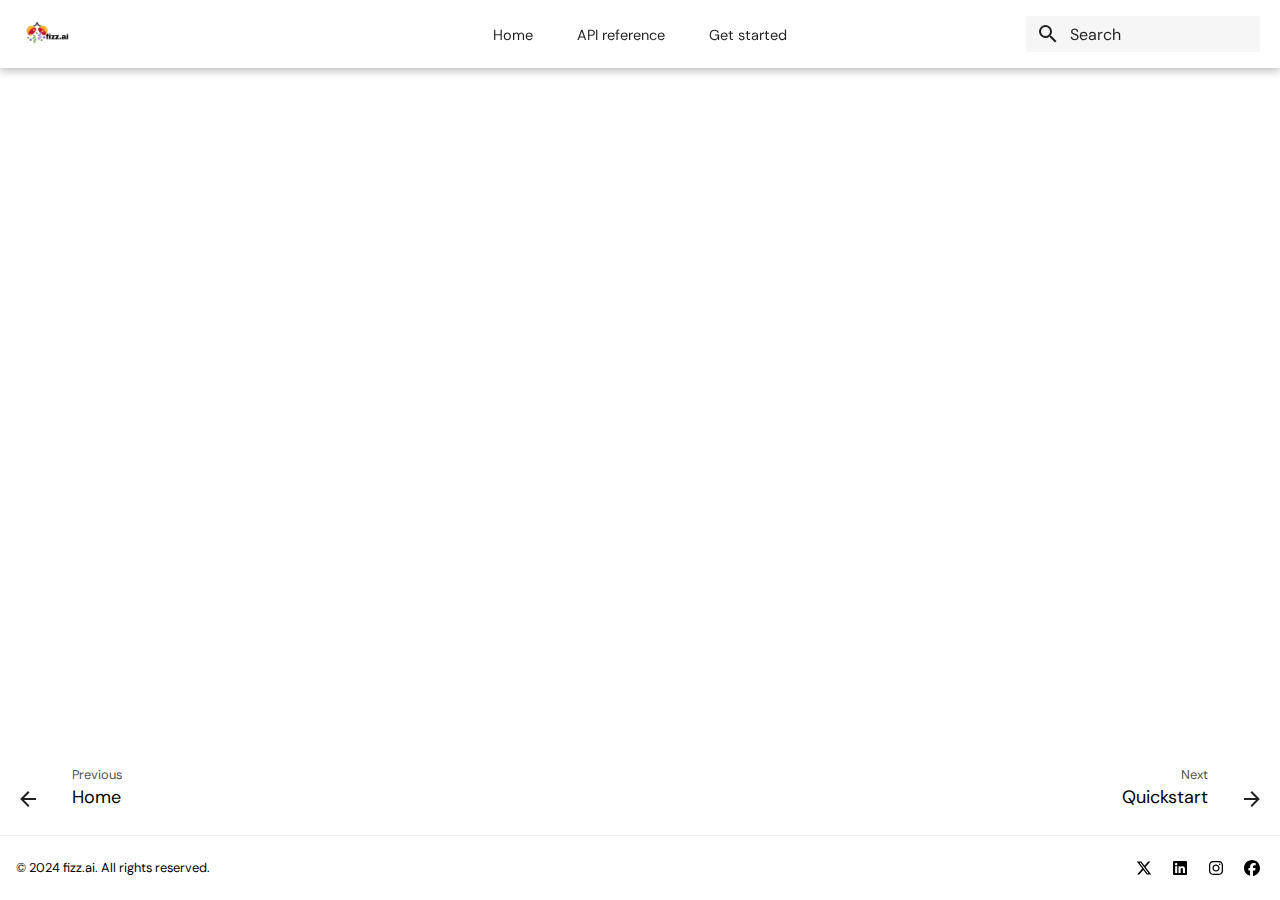
<file: api-reference/api-portal/index.html>
<!doctype html>
<html lang="en" class="no-js">
  <head>
    
  
      <meta charset="utf-8">
      <meta name="viewport" content="width=device-width,initial-scale=1">
      
        <meta name="description" content="The fizz.ai API reference includes endpoints, available methods, required parameters, and response format information for fizz.ai's OpenAI-compatible API.">
      
      
      
        <link rel="canonical" href="https://dawnkelly09.github.io/mkdocs-fizz/api-reference/api-portal/">
      
      
        <link rel="prev" href="../..">
      
      
        <link rel="next" href="../../get-started/quickstart/">
      
      
      <link rel="icon" href="../../assets/images/favicon.png">
      <meta name="generator" content="mkdocs-1.5.3, mkdocs-material-9.5.3">
    
  

    <title>API reference | Documentation for fizz.ai</title>
    
	
      <link rel="stylesheet" href="../../assets/stylesheets/main.50c56a3b.min.css">
      
      


    
  <link rel="stylesheet" href="../../assets/stylesheets/fizz.css">

    
      
    
    
      
        
        
        <link rel="preconnect" href="https://fonts.gstatic.com" crossorigin>
        <link rel="stylesheet" href="https://fonts.googleapis.com/css?family=DM+Sans:300,300i,400,400i,700,700i%7CSource+Code+Pro:400,400i,700,700i&display=fallback">
        <style>:root{--md-text-font:"DM Sans";--md-code-font:"Source Code Pro"}</style>
      
    
    
      <link rel="stylesheet" href="../../assets/stylesheets/terminal.css">
    
    <script>__md_scope=new URL("../..",location),__md_hash=e=>[...e].reduce((e,_)=>(e<<5)-e+_.charCodeAt(0),0),__md_get=(e,_=localStorage,t=__md_scope)=>JSON.parse(_.getItem(t.pathname+"."+e)),__md_set=(e,_,t=localStorage,a=__md_scope)=>{try{t.setItem(a.pathname+"."+e,JSON.stringify(_))}catch(e){}}</script>
    
      
  


  
  

<script id="__analytics">function __md_analytics(){function n(){dataLayer.push(arguments)}window.dataLayer=window.dataLayer||[],n("js",new Date),n("config","G-XXX"),document.addEventListener("DOMContentLoaded",function(){document.forms.search&&document.forms.search.query.addEventListener("blur",function(){this.value&&n("event","search",{search_term:this.value})}),document$.subscribe(function(){var a=document.forms.feedback;if(void 0!==a)for(var e of a.querySelectorAll("[type=submit]"))e.addEventListener("click",function(e){e.preventDefault();var t=document.location.pathname,e=this.getAttribute("data-md-value");n("event","feedback",{page:t,data:e}),a.firstElementChild.disabled=!0;e=a.querySelector(".md-feedback__note [data-md-value='"+e+"']");e&&(e.hidden=!1)}),a.hidden=!1}),location$.subscribe(function(e){n("config","G-XXX",{page_path:e.pathname})})});var e=document.createElement("script");e.async=!0,e.src="https://www.googletagmanager.com/gtag/js?id=G-XXX",document.getElementById("__analytics").insertAdjacentElement("afterEnd",e)}</script>
  
    <script>"undefined"!=typeof __md_analytics&&__md_analytics()</script>
  

    
    
    
  </head>
  
  
    <body dir="ltr">
  
    
    <input class="md-toggle" data-md-toggle="drawer" type="checkbox" id="__drawer" autocomplete="off">
    <input class="md-toggle" data-md-toggle="search" type="checkbox" id="__search" autocomplete="off">
    <label class="md-overlay" for="__drawer"></label>
    <div data-md-component="skip">
      
        
        <a href="#fizzai-api-reference" class="md-skip">
          Skip to content
        </a>
      
    </div>
    <div data-md-component="announce">
      
    </div>
    
    
      

  

<header class="md-header md-header--shadow md-header--lifted" data-md-component="header">
  <nav class="md-header__inner md-grid" aria-label="Header">
    <label class="md-header__button md-icon" for="__drawer">
      <svg xmlns="http://www.w3.org/2000/svg" viewBox="0 0 24 24"><path d="M3 6h18v2H3V6m0 5h18v2H3v-2m0 5h18v2H3v-2Z"/></svg>
    </label>
    <a href="https://dawnkelly09.github.io/mkdocs-fizz/" title="Documentation for fizz.ai" class="md-header__button md-logo" aria-label="Documentation for fizz.ai" data-md-component="logo">
      
  <img src="../../assets/images/logo.png" alt="logo">

    </a>
    
      
        
<nav class="md-tabs" aria-label="Tabs" data-md-component="tabs">
  <div class="md-grid">
    <ul class="md-tabs__list">
      
        
  
  
  
    <li class="md-tabs__item">
      <a href="../.." class="md-tabs__link">
        
  
    
  
  Home

      </a>
    </li>
  

      
        
  
  
    
  
  
    
    
      <li class="md-tabs__item md-tabs__item--active">
        <a href="./" class="md-tabs__link">
          
  
  API reference

        </a>
      </li>
    
  

      
        
  
  
  
    
    
      <li class="md-tabs__item">
        <a href="../../get-started/quickstart/" class="md-tabs__link">
          
  
  Get started

        </a>
      </li>
    
  

      
    </ul>
  </div>
</nav>
      
    
    <div class="md-header__buttons">
      
        <label class="md-header__button md-icon" for="__search">
          <svg xmlns="http://www.w3.org/2000/svg" viewBox="0 0 24 24"><path d="M9.5 3A6.5 6.5 0 0 1 16 9.5c0 1.61-.59 3.09-1.56 4.23l.27.27h.79l5 5-1.5 1.5-5-5v-.79l-.27-.27A6.516 6.516 0 0 1 9.5 16 6.5 6.5 0 0 1 3 9.5 6.5 6.5 0 0 1 9.5 3m0 2C7 5 5 7 5 9.5S7 14 9.5 14 14 12 14 9.5 12 5 9.5 5Z"/></svg>
        </label>
        <div class="md-search" data-md-component="search" role="dialog">
  <label class="md-search__overlay" for="__search"></label>
  <div class="md-search__inner" role="search">
    <form class="md-search__form" name="search">
      <input type="text" class="md-search__input" name="query" aria-label="Search" placeholder="Search" autocapitalize="off" autocorrect="off" autocomplete="off" spellcheck="false" data-md-component="search-query" required>
      <label class="md-search__icon md-icon" for="__search">
        
        <svg xmlns="http://www.w3.org/2000/svg" viewBox="0 0 24 24"><path d="M9.5 3A6.5 6.5 0 0 1 16 9.5c0 1.61-.59 3.09-1.56 4.23l.27.27h.79l5 5-1.5 1.5-5-5v-.79l-.27-.27A6.516 6.516 0 0 1 9.5 16 6.5 6.5 0 0 1 3 9.5 6.5 6.5 0 0 1 9.5 3m0 2C7 5 5 7 5 9.5S7 14 9.5 14 14 12 14 9.5 12 5 9.5 5Z"/></svg>
        
        <svg xmlns="http://www.w3.org/2000/svg" viewBox="0 0 24 24"><path d="M20 11v2H8l5.5 5.5-1.42 1.42L4.16 12l7.92-7.92L13.5 5.5 8 11h12Z"/></svg>
      </label>
      <nav class="md-search__options" aria-label="Search">
        
        <button type="reset" class="md-search__icon md-icon" title="Clear" aria-label="Clear" tabindex="-1">
          
          <svg xmlns="http://www.w3.org/2000/svg" viewBox="0 0 24 24"><path d="M19 6.41 17.59 5 12 10.59 6.41 5 5 6.41 10.59 12 5 17.59 6.41 19 12 13.41 17.59 19 19 17.59 13.41 12 19 6.41Z"/></svg>
        </button>
      </nav>
      
    </form>
    <div class="md-search__output">
      <div class="md-search__scrollwrap" data-md-scrollfix>
        <div class="md-search-result" data-md-component="search-result">
          <div class="md-search-result__meta">
            Initializing search
          </div>
          <ol class="md-search-result__list" role="presentation"></ol>
        </div>
      </div>
    </div>
  </div>
</div>
      
      
    </div>
    
  </nav>
</header>
    
    <div class="md-container" data-md-component="container">
      
      
        
      
      <main class="md-main" data-md-component="main">
        <div class="md-main__inner md-grid">
          

          
<div id="apimatic-widget" style="height: 100%; width: 100%;">
</div>

          
<script>var target=document.getElementById(location.hash.slice(1));target&&target.name&&(target.checked=target.name.startsWith("__tabbed_"))</script>
        </div>
        
      </main>
      
        <footer class="md-footer">
  
    
      
        
      
      <nav class="md-footer__inner md-grid" aria-label="Footer" >
        
          
          <a href="../.." class="md-footer__link md-footer__link--prev" aria-label="Previous: Home">
            <div class="md-footer__button md-icon">
              
              <svg xmlns="http://www.w3.org/2000/svg" viewBox="0 0 24 24"><path d="M20 11v2H8l5.5 5.5-1.42 1.42L4.16 12l7.92-7.92L13.5 5.5 8 11h12Z"/></svg>
            </div>
            <div class="md-footer__title">
              <span class="md-footer__direction">
                Previous
              </span>
              <div class="md-ellipsis">
                Home
              </div>
            </div>
          </a>
        
        
          
          <a href="../../get-started/quickstart/" class="md-footer__link md-footer__link--next" aria-label="Next: Quickstart">
            <div class="md-footer__title">
              <span class="md-footer__direction">
                Next
              </span>
              <div class="md-ellipsis">
                Quickstart
              </div>
            </div>
            <div class="md-footer__button md-icon">
              
              <svg xmlns="http://www.w3.org/2000/svg" viewBox="0 0 24 24"><path d="M4 11v2h12l-5.5 5.5 1.42 1.42L19.84 12l-7.92-7.92L10.5 5.5 16 11H4Z"/></svg>
            </div>
          </a>
        
      </nav>
    
  
  <div class="md-footer-meta md-typeset">
    <div class="md-footer-meta__inner md-grid">
      <div class="md-copyright">
  
    <div class="md-copyright__highlight">
      © 2024 fizz.ai. All rights reserved.
    </div>
  
  
</div>
      
        <div class="md-social">
  
    
    
    
    
    <a href="https://twitter.com/fizzai" target="_blank" rel="noopener" title="X" class="md-social__link">
      <svg xmlns="http://www.w3.org/2000/svg" viewBox="0 0 512 512"><!--! Font Awesome Free 6.5.1 by @fontawesome - https://fontawesome.com License - https://fontawesome.com/license/free (Icons: CC BY 4.0, Fonts: SIL OFL 1.1, Code: MIT License) Copyright 2023 Fonticons, Inc.--><path d="M389.2 48h70.6L305.6 224.2 487 464H345L233.7 318.6 106.5 464H35.8l164.9-188.5L26.8 48h145.6l100.5 132.9L389.2 48zm-24.8 373.8h39.1L151.1 88h-42l255.3 333.8z"/></svg>
    </a>
  
    
    
    
    
    <a href="https://www.linkedin.com/company/fizz-ai/" target="_blank" rel="noopener" title="LinkedIn" class="md-social__link">
      <svg xmlns="http://www.w3.org/2000/svg" viewBox="0 0 448 512"><!--! Font Awesome Free 6.5.1 by @fontawesome - https://fontawesome.com License - https://fontawesome.com/license/free (Icons: CC BY 4.0, Fonts: SIL OFL 1.1, Code: MIT License) Copyright 2023 Fonticons, Inc.--><path d="M416 32H31.9C14.3 32 0 46.5 0 64.3v383.4C0 465.5 14.3 480 31.9 480H416c17.6 0 32-14.5 32-32.3V64.3c0-17.8-14.4-32.3-32-32.3zM135.4 416H69V202.2h66.5V416zm-33.2-243c-21.3 0-38.5-17.3-38.5-38.5S80.9 96 102.2 96c21.2 0 38.5 17.3 38.5 38.5 0 21.3-17.2 38.5-38.5 38.5zm282.1 243h-66.4V312c0-24.8-.5-56.7-34.5-56.7-34.6 0-39.9 27-39.9 54.9V416h-66.4V202.2h63.7v29.2h.9c8.9-16.8 30.6-34.5 62.9-34.5 67.2 0 79.7 44.3 79.7 101.9V416z"/></svg>
    </a>
  
    
    
    
    
    <a href="https://www.instagram.com/fizzai/" target="_blank" rel="noopener" title="Instagram" class="md-social__link">
      <svg xmlns="http://www.w3.org/2000/svg" viewBox="0 0 448 512"><!--! Font Awesome Free 6.5.1 by @fontawesome - https://fontawesome.com License - https://fontawesome.com/license/free (Icons: CC BY 4.0, Fonts: SIL OFL 1.1, Code: MIT License) Copyright 2023 Fonticons, Inc.--><path d="M224.1 141c-63.6 0-114.9 51.3-114.9 114.9s51.3 114.9 114.9 114.9S339 319.5 339 255.9 287.7 141 224.1 141zm0 189.6c-41.1 0-74.7-33.5-74.7-74.7s33.5-74.7 74.7-74.7 74.7 33.5 74.7 74.7-33.6 74.7-74.7 74.7zm146.4-194.3c0 14.9-12 26.8-26.8 26.8-14.9 0-26.8-12-26.8-26.8s12-26.8 26.8-26.8 26.8 12 26.8 26.8zm76.1 27.2c-1.7-35.9-9.9-67.7-36.2-93.9-26.2-26.2-58-34.4-93.9-36.2-37-2.1-147.9-2.1-184.9 0-35.8 1.7-67.6 9.9-93.9 36.1s-34.4 58-36.2 93.9c-2.1 37-2.1 147.9 0 184.9 1.7 35.9 9.9 67.7 36.2 93.9s58 34.4 93.9 36.2c37 2.1 147.9 2.1 184.9 0 35.9-1.7 67.7-9.9 93.9-36.2 26.2-26.2 34.4-58 36.2-93.9 2.1-37 2.1-147.8 0-184.8zM398.8 388c-7.8 19.6-22.9 34.7-42.6 42.6-29.5 11.7-99.5 9-132.1 9s-102.7 2.6-132.1-9c-19.6-7.8-34.7-22.9-42.6-42.6-11.7-29.5-9-99.5-9-132.1s-2.6-102.7 9-132.1c7.8-19.6 22.9-34.7 42.6-42.6 29.5-11.7 99.5-9 132.1-9s102.7-2.6 132.1 9c19.6 7.8 34.7 22.9 42.6 42.6 11.7 29.5 9 99.5 9 132.1s2.7 102.7-9 132.1z"/></svg>
    </a>
  
    
    
    
    
    <a href="https://www.facebook.com/profile.php?id=000000" target="_blank" rel="noopener" title="Facebook" class="md-social__link">
      <svg xmlns="http://www.w3.org/2000/svg" viewBox="0 0 512 512"><!--! Font Awesome Free 6.5.1 by @fontawesome - https://fontawesome.com License - https://fontawesome.com/license/free (Icons: CC BY 4.0, Fonts: SIL OFL 1.1, Code: MIT License) Copyright 2023 Fonticons, Inc.--><path d="M512 256C512 114.6 397.4 0 256 0S0 114.6 0 256c0 120 82.7 220.8 194.2 248.5V334.2h-52.8V256h52.8v-33.7c0-87.1 39.4-127.5 125-127.5 16.2 0 44.2 3.2 55.7 6.4V172c-6-.6-16.5-1-29.6-1-42 0-58.2 15.9-58.2 57.2V256h83.6l-14.4 78.2H287v175.9C413.8 494.8 512 386.9 512 256z"/></svg>
    </a>
  
</div>
      
    </div>
  </div>
</footer>
      
    </div>
    <div class="md-dialog" data-md-component="dialog">
      <div class="md-dialog__inner md-typeset"></div>
    </div>
    
    
    <script id="__config" type="application/json">{"base": "../..", "features": ["content.code.copy", "navigation.footer", "navigation.tabs", "navigation.tabs.sticky", "toc.follow"], "search": "../../assets/javascripts/workers/search.f886a092.min.js", "translations": {"clipboard.copied": "Copied to clipboard", "clipboard.copy": "Copy to clipboard", "search.result.more.one": "1 more on this page", "search.result.more.other": "# more on this page", "search.result.none": "No matching documents", "search.result.one": "1 matching document", "search.result.other": "# matching documents", "search.result.placeholder": "Type to start searching", "search.result.term.missing": "Missing", "select.version": "Select version"}}</script>
    
    

      <script src="../../assets/javascripts/bundle.d7c377c4.min.js"></script>
      
    
<script type="text/javascript">
    var script = document.createElement("script");
    script.src="https://dxjs.apimatic.io/v7/static/js/portal.v7.js";
    script.onload = function() {
        APIMaticDevPortal.show(
            {
"container": "apimatic-widget",
"portalStyle": "default",
"codegenApiRoutes": {
"docsgen": "/api/api-entities/ozbgTBxh7L90htUf0yXX94O9T2HIXpZKPlO0PrwPN1t0OgGbWsQyrc1OMx4tDbnl/portal-artifacts/docs/generated-file?template={template}",
"codegen": "/api/api-entities/ozbgTBxh7L90htUf0yXX94O9T2HIXpZKPlO0PrwPN1t0OgGbWsQyrc1OMx4tDbnl/portal-artifacts/sdks/generated-file?template={template}",
"transform": "/api/api-entities/ozbgTBxh7L90htUf0yXX94O9T2HIXpZKPlO0PrwPN1t0OgGbWsQyrc1OMx4tDbnl/portal-artifacts/specs/generated-file?format={format}",
"apiProxy": "https://proxy.apimatic.io/api/proxy"
},
"apiKey": "PkUYNyvjYA7DfFBwoKTjTC_5J8hL-L8fInuqfqAmCZD8IM94Yusqwu8iPfIzt59lfr4m4AFPIyQLaLswx7qRmA**",
"baseUrl": "https://www.apimatic.io",
"enableExport": false,
"renameHttpToRest": false,
"enableConsoleCalls": true,
"useProxyForConsoleCalls": true,
"initialPlatform": "http_curl_v1",
"languageSettings": {
"http_curl_v1": {
"disableSdkDownload": true
}
},
"allowedExportFormats": [
"openapi31json",
"openapi31yaml",
"openapi3json",
"openapi3yaml",
"swagger20",
"swaggeryaml",
"swagger10",
"raml",
"raml10",
"apiblueprint",
"insomnia",
"insomniayaml",
"wadl2009",
"wsdl",
"apimatic",
"postman10",
"postman20"
],
"theme": {
"baseTheme": "standard",
"colors": {
"primaryColor": {
"light": "#5200ff",
"dark": "#7CBAF8"
},
"linkColor": {
"light": "#c78dd3",
"dark": "#A3D1FF"
}
},
"colorMode": {
"defaultMode": "light",
"disableSwitch": true
},
"cssStyles": {
"headings": {
"fontFamily": "Roboto, sans-serif",
"h1": {
"fontFamily": "Roboto, sans-serif",
"fontSize": "27px",
"fontWeight": "600",
"fontStyle": "normal",
"lineHeight": "0.9"
},
"h2": {
"fontFamily": "Roboto, sans-serif",
"fontSize": "24px",
"fontWeight": "600",
"fontStyle": "normal",
"lineHeight": "0.82"
},
"h3": {
"fontFamily": "Roboto, sans-serif",
"fontSize": "21.36px",
"fontWeight": "600",
"fontStyle": "normal",
"lineHeight": "1"
},
"h4": {
"fontFamily": "Roboto, sans-serif",
"fontSize": "18px",
"fontWeight": "600",
"fontStyle": "normal",
"lineHeight": "1.17"
},
"h5": {
"fontFamily": "Roboto, sans-serif",
"fontSize": "16px",
"fontWeight": "600",
"fontStyle": "normal",
"lineHeight": "1.26"
},
"h6": {
"fontFamily": "Roboto, sans-serif",
"fontSize": "15px",
"fontWeight": "600",
"fontStyle": "normal",
"lineHeight": "1.35"
}
},
"body": {
"fontFamily": "Inter, sans-serif",
"text1": {
"fontFamily": "Inter, sans-serif",
"fontSize": "15px",
"fontWeight": "400",
"fontStyle": "normal",
"lineHeight": "1.78"
},
"text2": {
"fontFamily": "Inter, sans-serif",
"fontSize": "13.33px",
"fontWeight": "400",
"fontStyle": "normal",
"lineHeight": "1.5"
},
"text3": {
"fontFamily": "Inter, sans-serif",
"fontSize": "11.85px",
"fontWeight": "400",
"fontStyle": "normal",
"lineHeight": "1.66"
}
},
"code": {
"fontFamily": "Courier Prime, monospace",
"blockCode": {
"fontFamily": "Courier Prime, monospace",
"fontSize": "15px",
"fontWeight": "400",
"fontStyle": "normal",
"lineHeight": "1.75"
},
"inlineCode": {
"fontFamily": "Courier Prime, monospace",
"fontSize": "15px",
"fontWeight": "400",
"fontStyle": "normal",
"lineHeight": "1.75"
}
}
},
"fontSource": [
"https://fonts.googleapis.com/css?family=Roboto:100,100i,300,300i,400,400i,500,500i,700,700i,900,900i",
"https://fonts.googleapis.com/css?family=Inter:100,100i,300,300i,400,400i,500,500i,700,700i,900,900i",
"https://fonts.googleapis.com/css?family=Courier+Prime:100,100i,300,300i,400,400i,500,500i,700,700i,900,900i"
]
}
}
        );
    };
    document.getElementsByTagName("head")[0].appendChild(script);
    </script>

  </body>
</html>
</file>
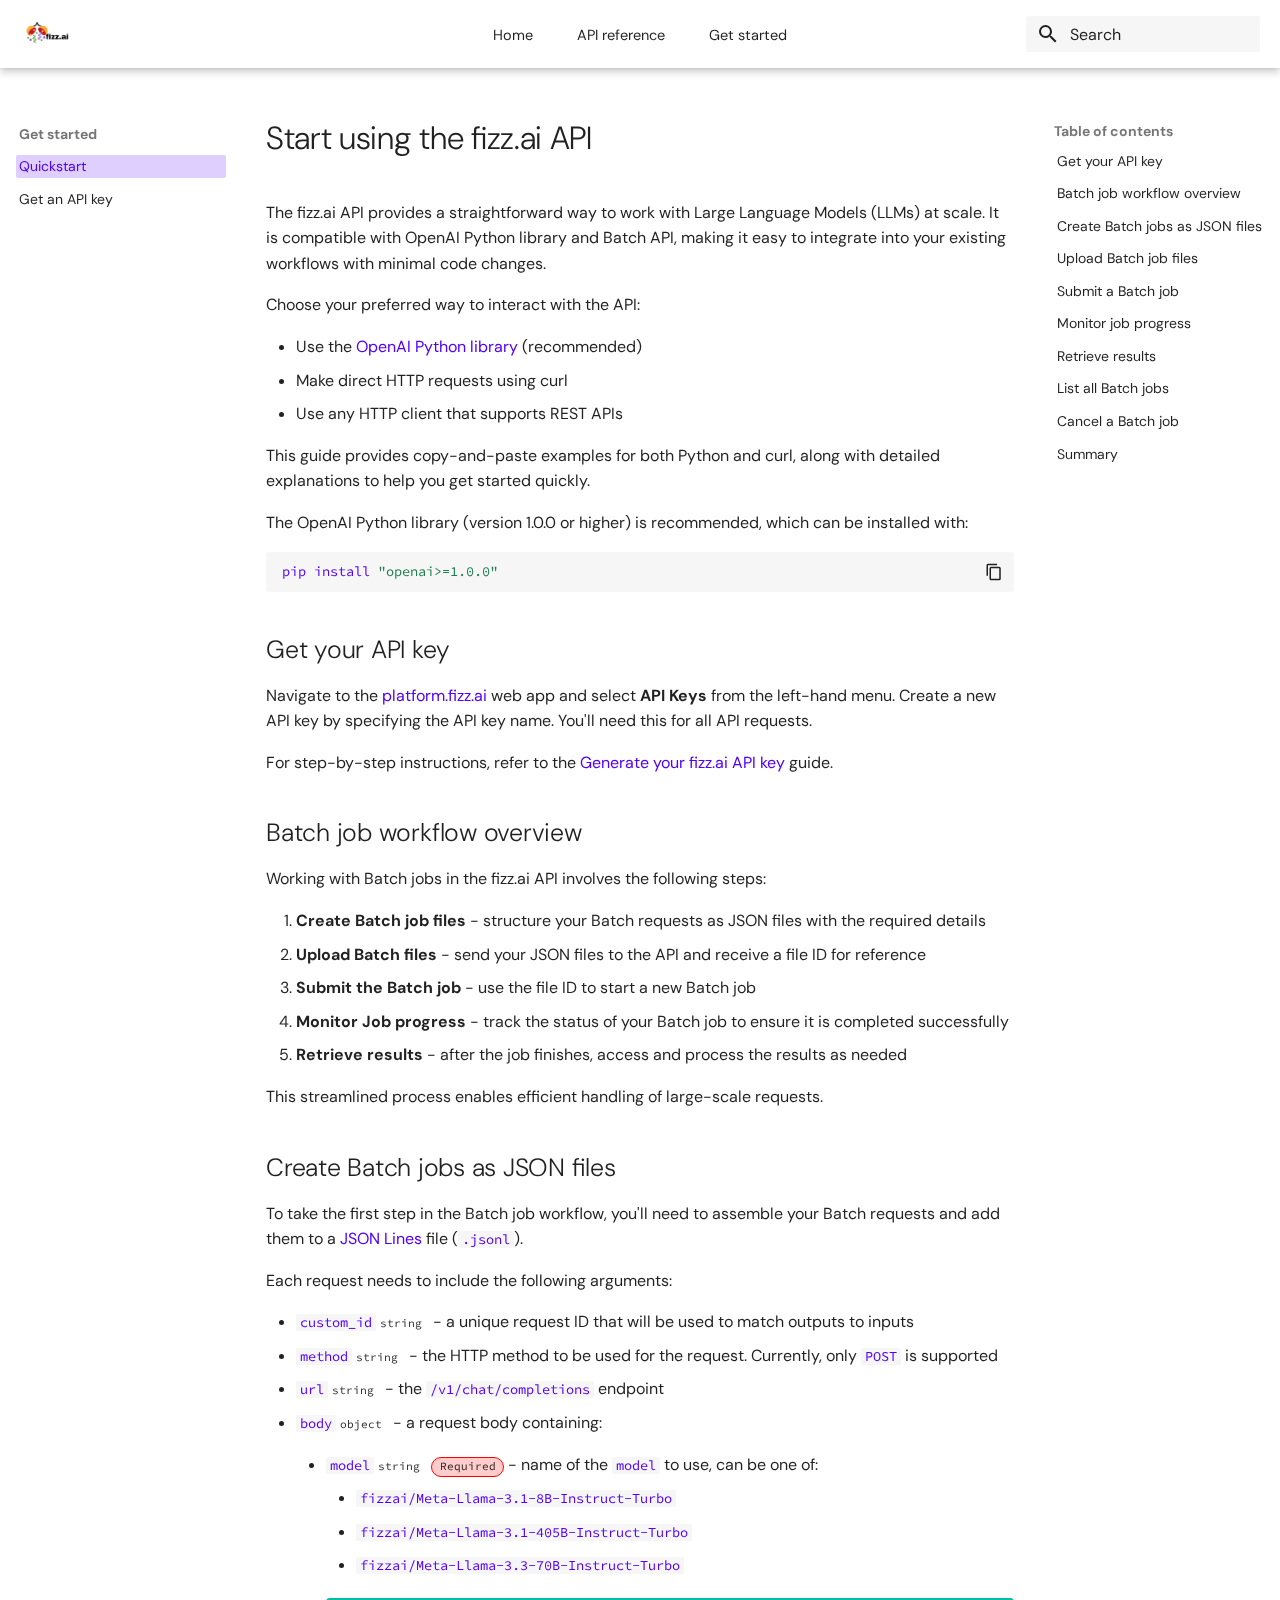
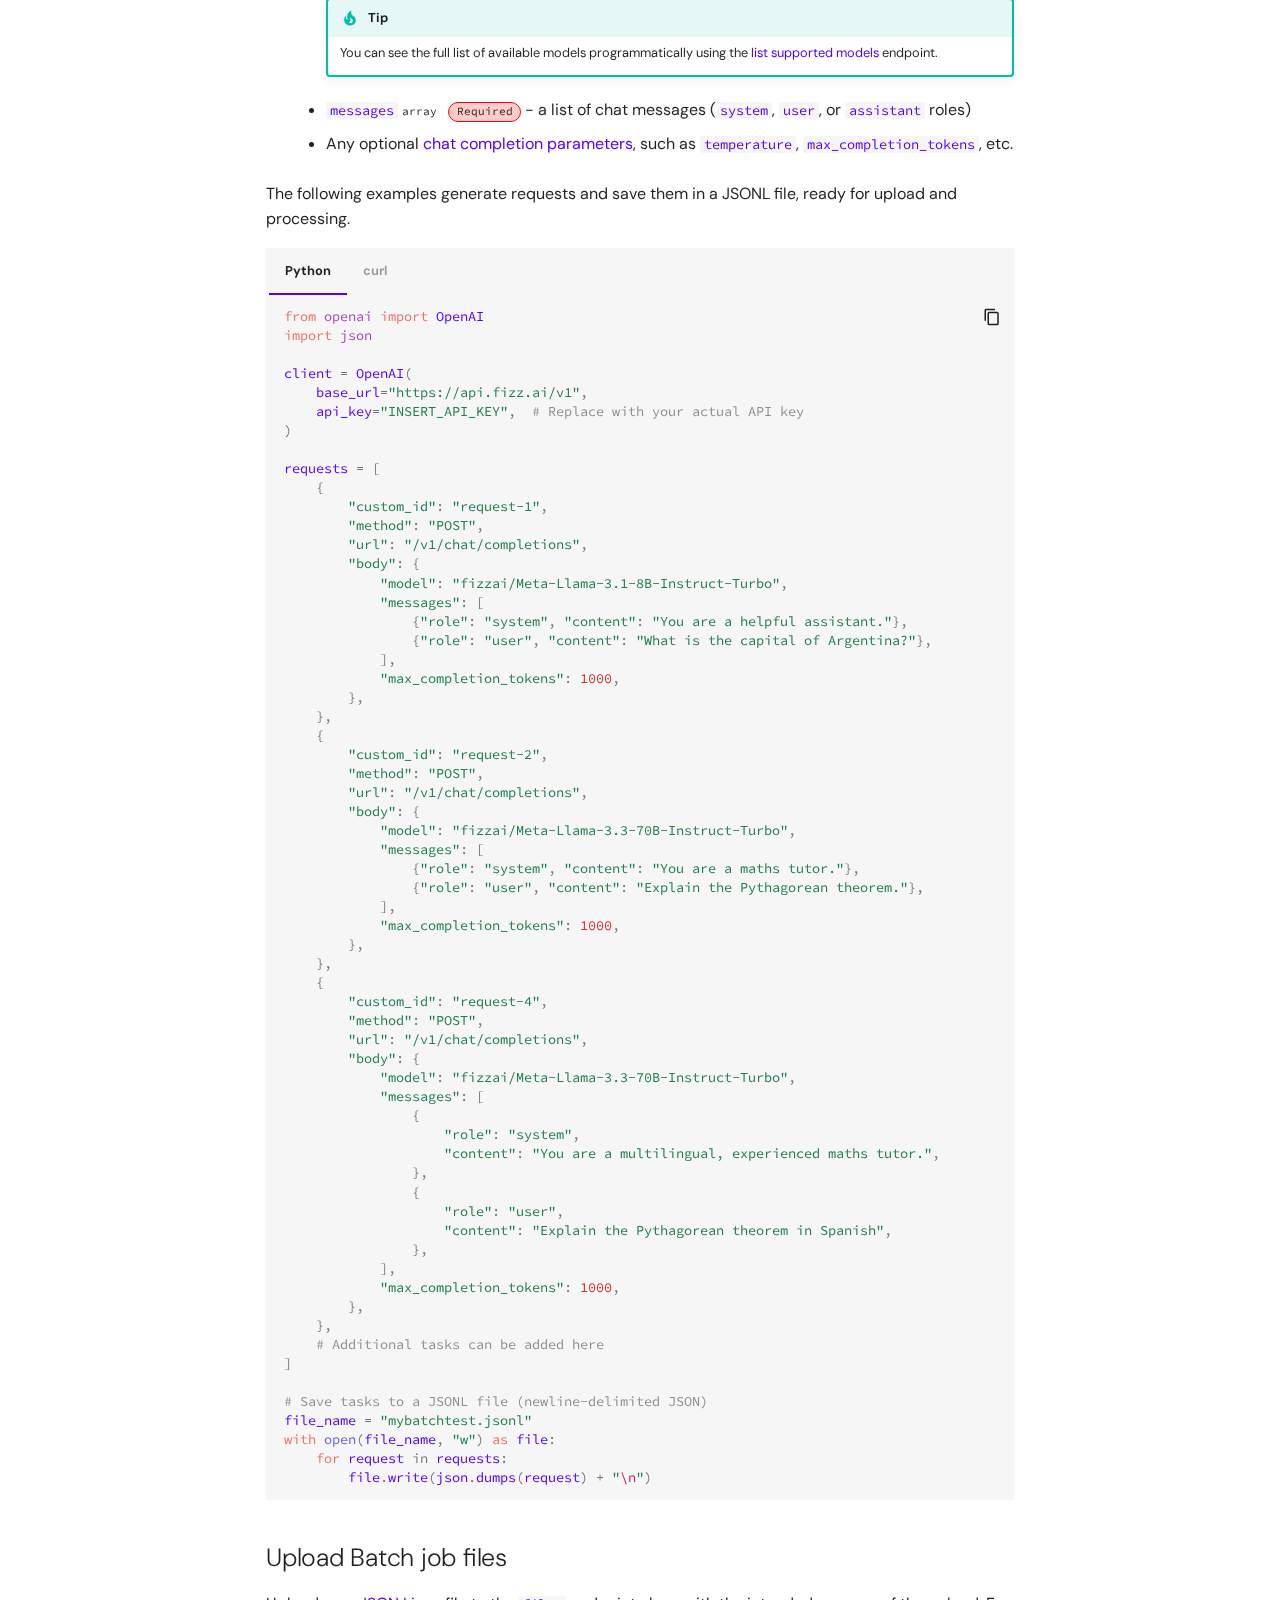
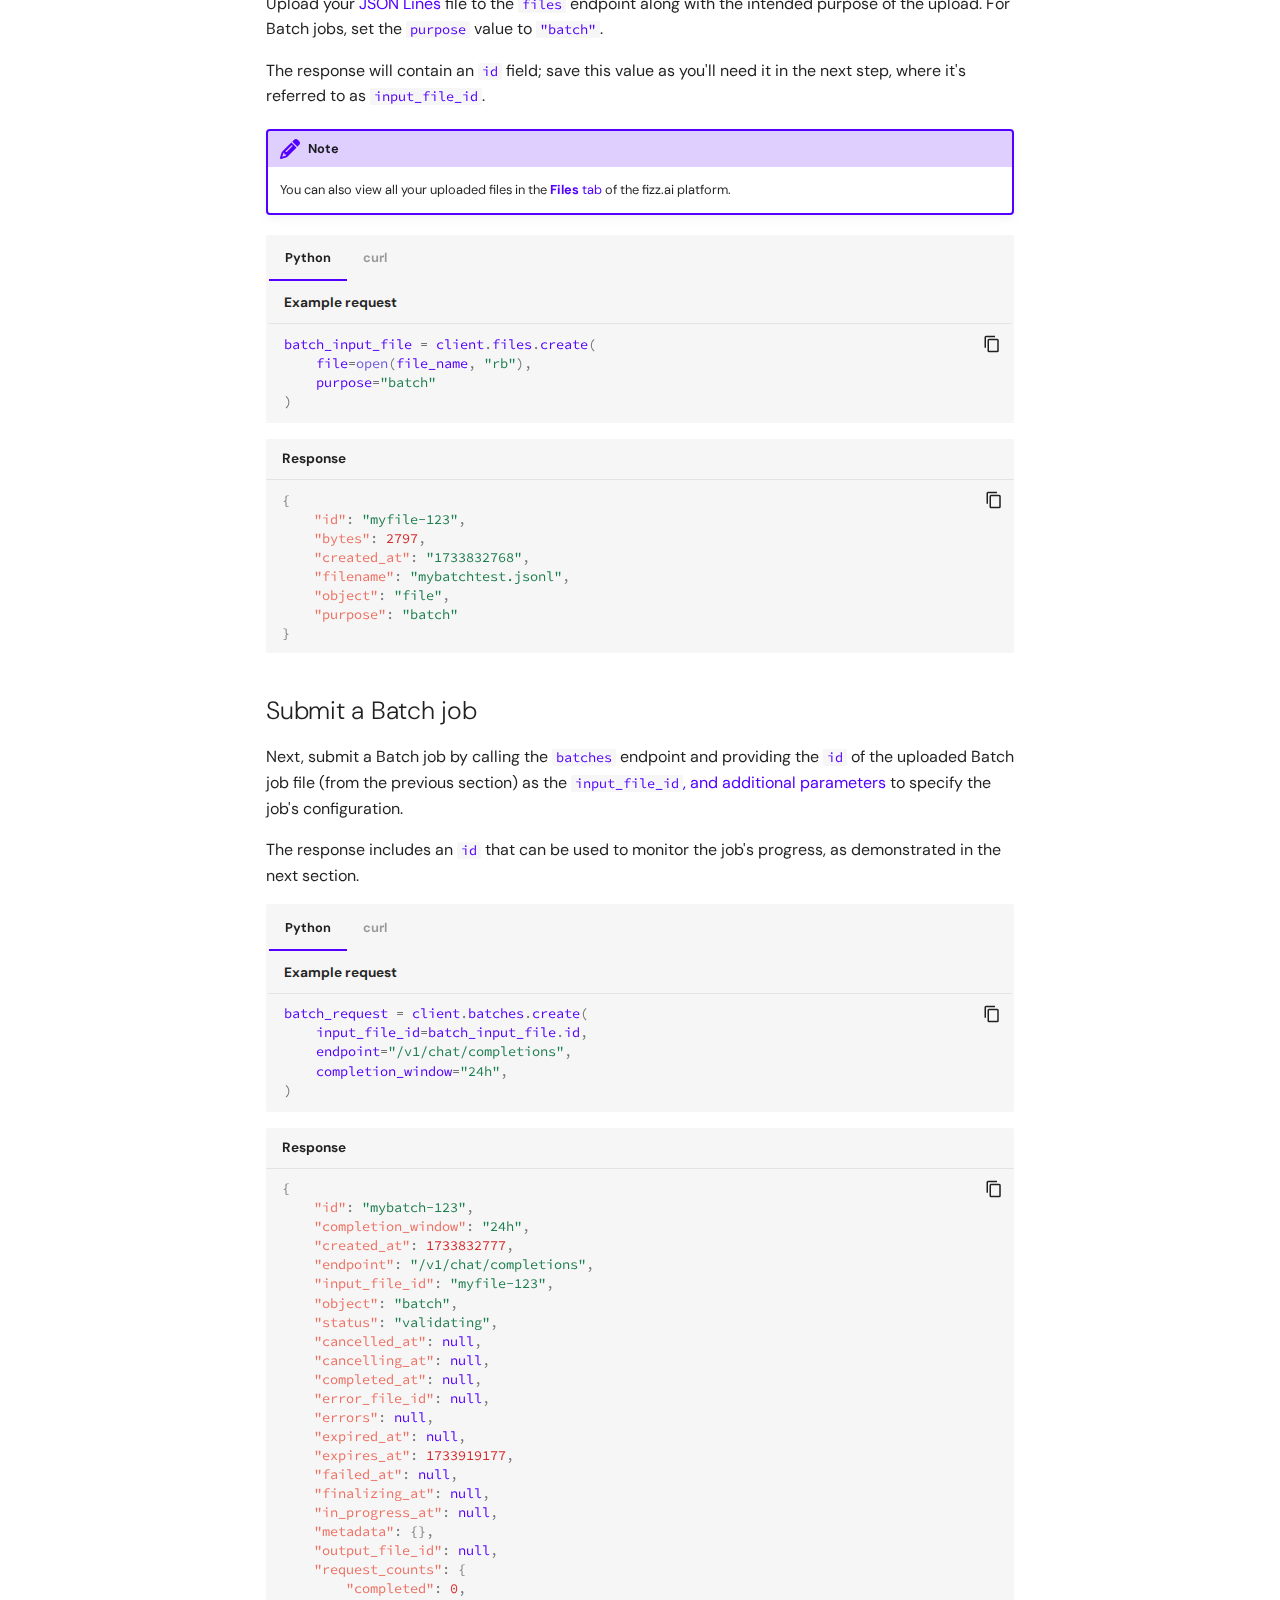
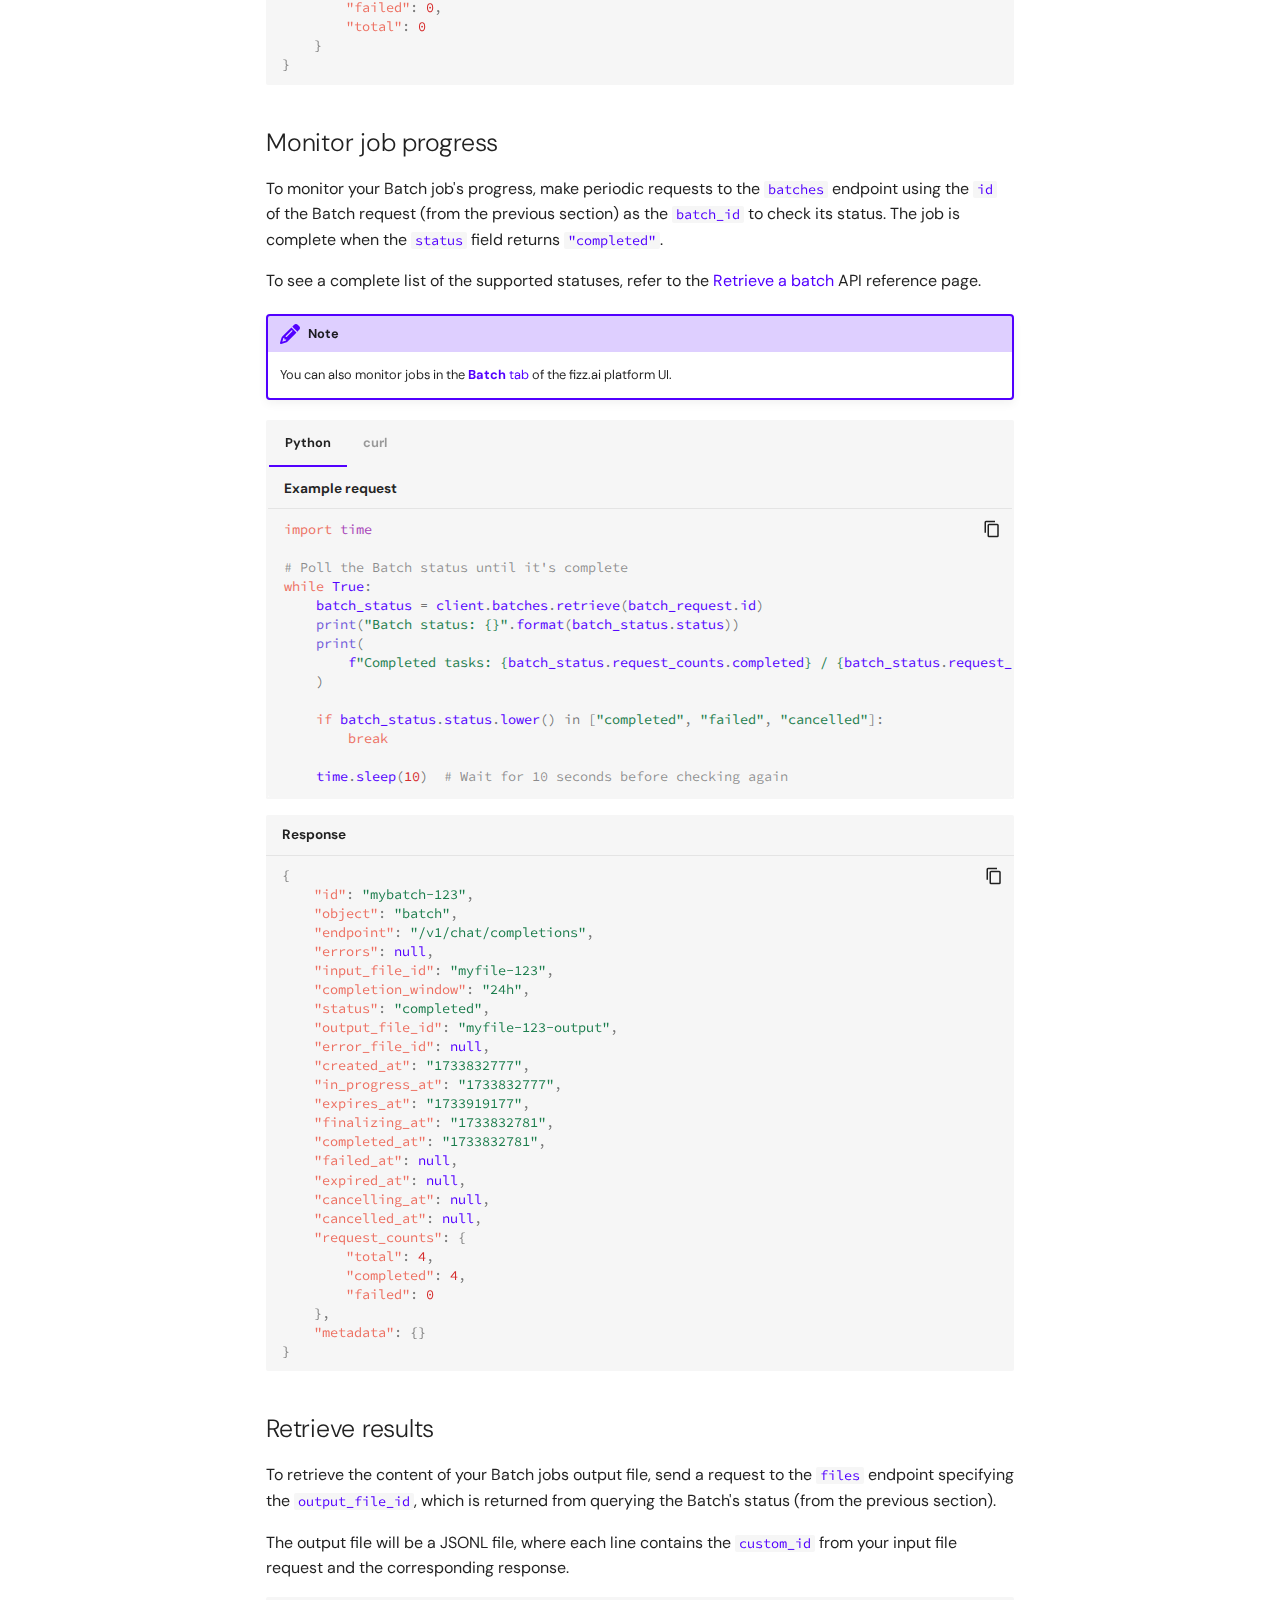
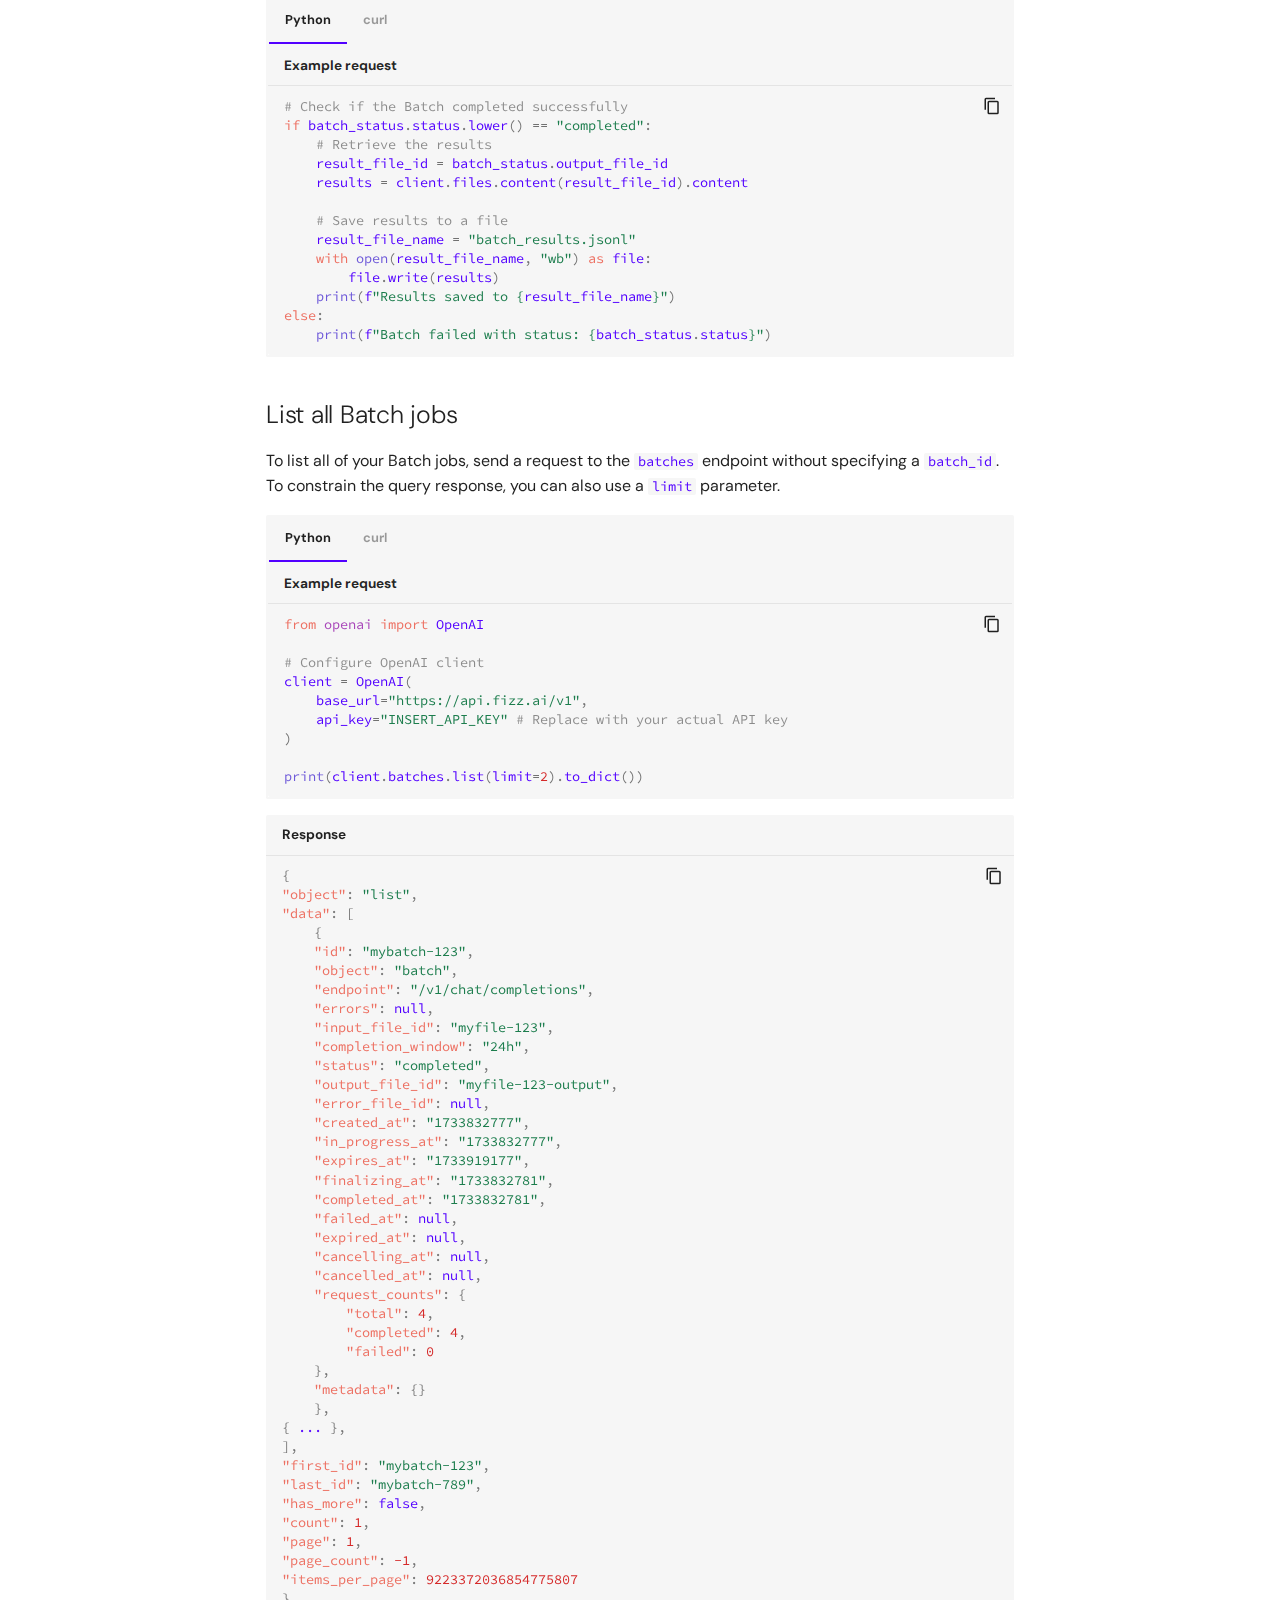
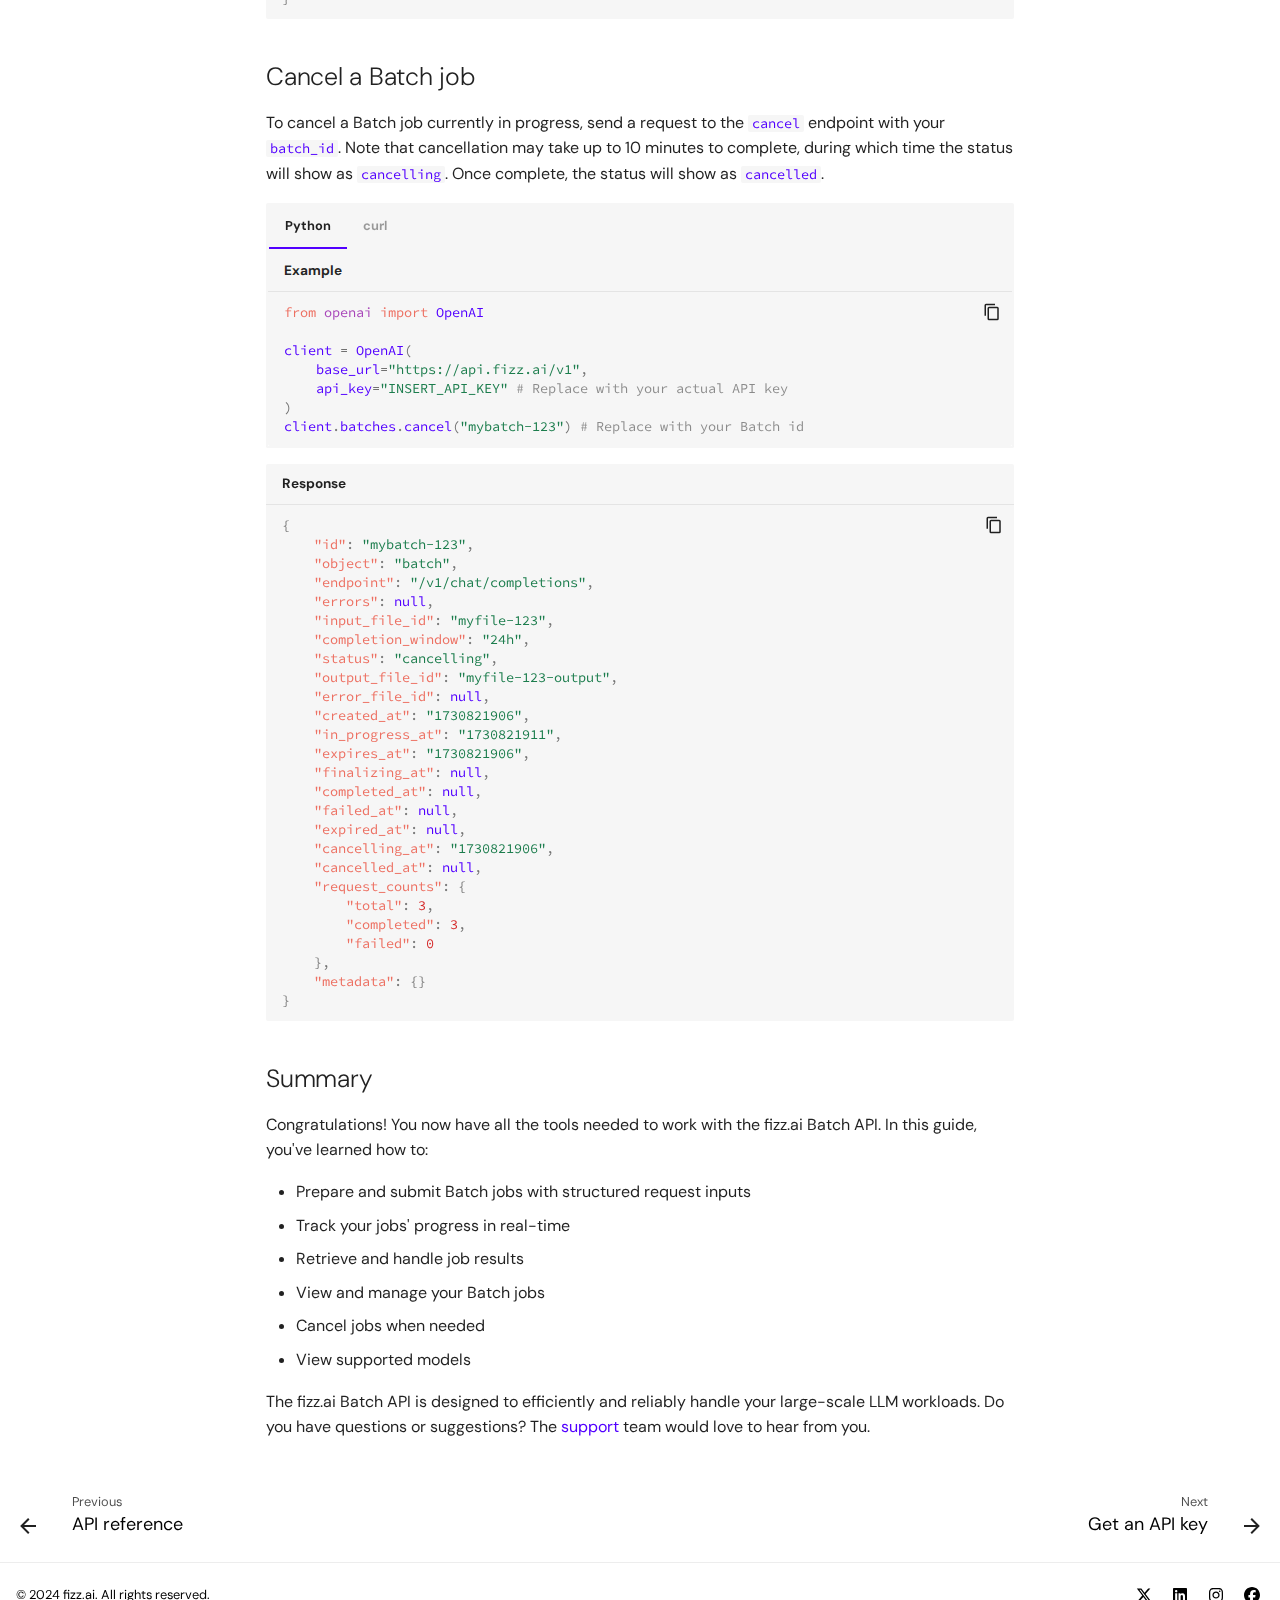
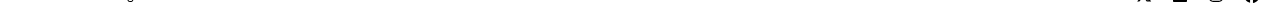
<file: get-started/api/index.html>
<!doctype html>
<html lang="en">
<head>
    <meta charset="utf-8">
    <title>Redirecting...</title>
    <link rel="canonical" href="../quickstart/">
    <meta name="robots" content="noindex">
    <script>var anchor=window.location.hash.substr(1);location.href="../quickstart/"+(anchor?"#"+anchor:"")</script>
    <meta http-equiv="refresh" content="0; url=../quickstart/">
</head>
<body>
Redirecting...
</body>
</html>
</file>
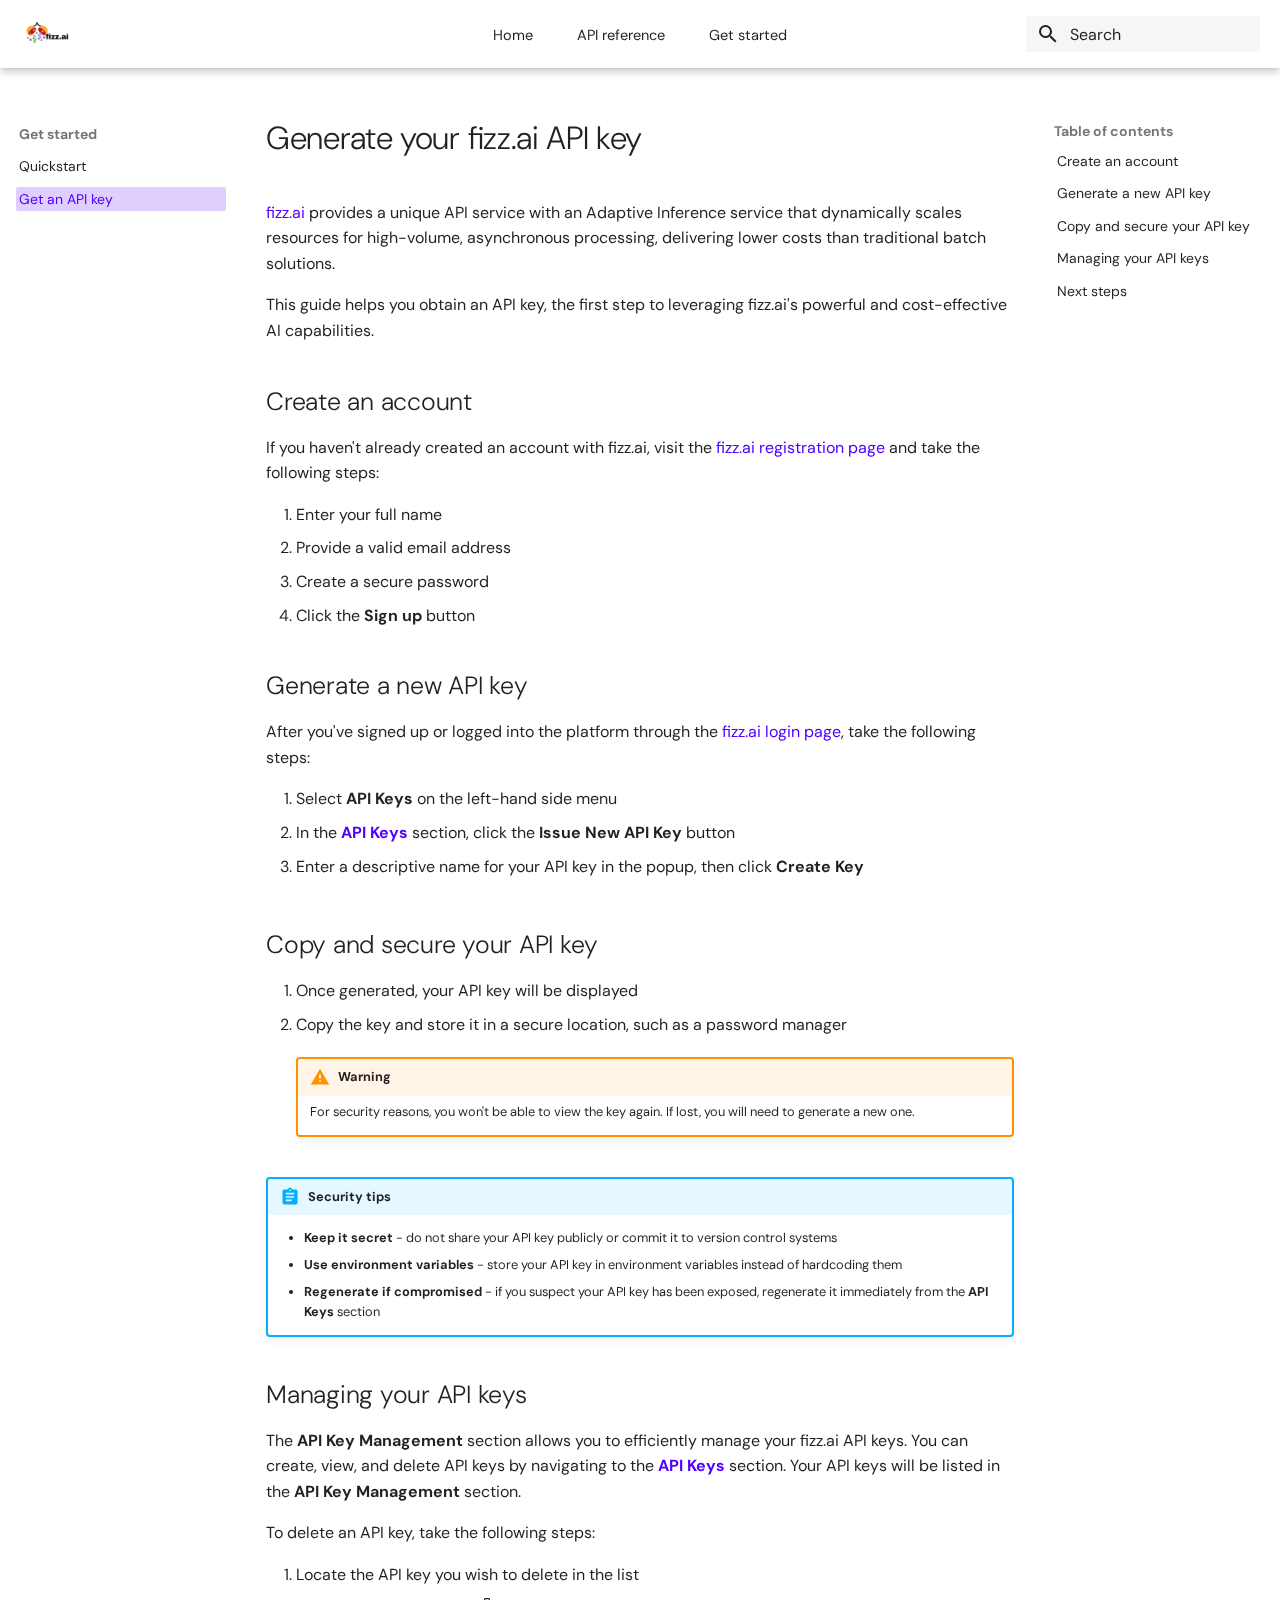
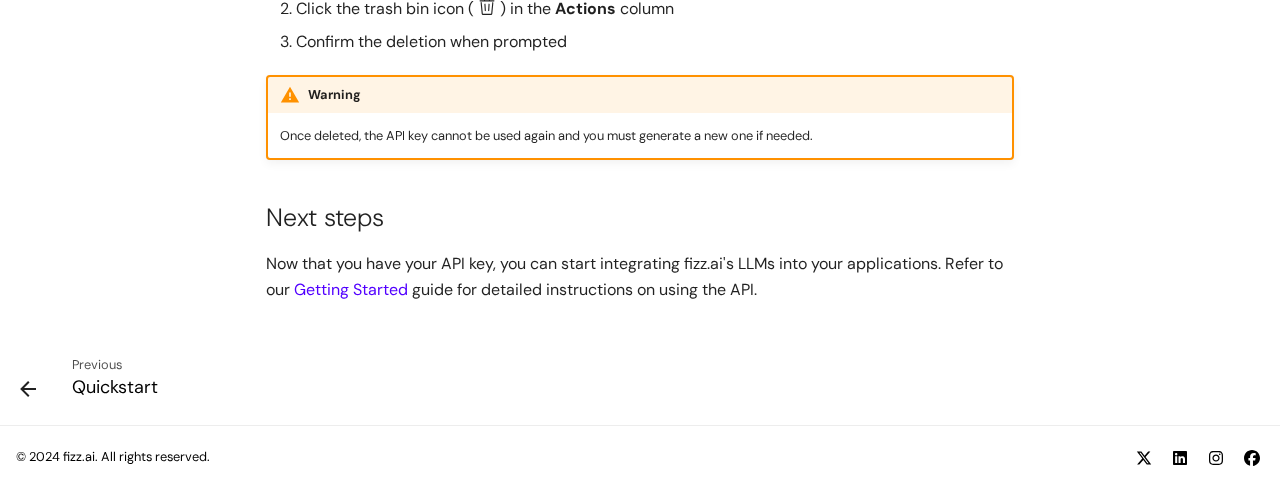
<file: get-started/get-api-key/index.html>
<!doctype html>
<html lang="en" class="no-js">
  <head>
    
  
      <meta charset="utf-8">
      <meta name="viewport" content="width=device-width,initial-scale=1">
      
        <meta name="description" content="Follow step-by-step instructions to generate and manage API keys, enabling secure access to fizz's services and seamless integration with your applications.">
      
      
      
        <link rel="canonical" href="https://dawnkelly09.github.io/mkdocs-fizz/get-started/get-api-key/">
      
      
        <link rel="prev" href="../quickstart/">
      
      
      
      <link rel="icon" href="../../assets/images/favicon.png">
      <meta name="generator" content="mkdocs-1.5.3, mkdocs-material-9.5.3">
    
  

    <title>Get a fizz.ai API key | Documentation for fizz.ai</title>
    
	
      <link rel="stylesheet" href="../../assets/stylesheets/main.50c56a3b.min.css">
      
      


    
  <link rel="stylesheet" href="../../assets/stylesheets/fizz.css">

    
      
    
    
      
        
        
        <link rel="preconnect" href="https://fonts.gstatic.com" crossorigin>
        <link rel="stylesheet" href="https://fonts.googleapis.com/css?family=DM+Sans:300,300i,400,400i,700,700i%7CSource+Code+Pro:400,400i,700,700i&display=fallback">
        <style>:root{--md-text-font:"DM Sans";--md-code-font:"Source Code Pro"}</style>
      
    
    
      <link rel="stylesheet" href="../../assets/stylesheets/terminal.css">
    
    <script>__md_scope=new URL("../..",location),__md_hash=e=>[...e].reduce((e,_)=>(e<<5)-e+_.charCodeAt(0),0),__md_get=(e,_=localStorage,t=__md_scope)=>JSON.parse(_.getItem(t.pathname+"."+e)),__md_set=(e,_,t=localStorage,a=__md_scope)=>{try{t.setItem(a.pathname+"."+e,JSON.stringify(_))}catch(e){}}</script>
    
      
  


  
  

<script id="__analytics">function __md_analytics(){function n(){dataLayer.push(arguments)}window.dataLayer=window.dataLayer||[],n("js",new Date),n("config","G-XXX"),document.addEventListener("DOMContentLoaded",function(){document.forms.search&&document.forms.search.query.addEventListener("blur",function(){this.value&&n("event","search",{search_term:this.value})}),document$.subscribe(function(){var a=document.forms.feedback;if(void 0!==a)for(var e of a.querySelectorAll("[type=submit]"))e.addEventListener("click",function(e){e.preventDefault();var t=document.location.pathname,e=this.getAttribute("data-md-value");n("event","feedback",{page:t,data:e}),a.firstElementChild.disabled=!0;e=a.querySelector(".md-feedback__note [data-md-value='"+e+"']");e&&(e.hidden=!1)}),a.hidden=!1}),location$.subscribe(function(e){n("config","G-XXX",{page_path:e.pathname})})});var e=document.createElement("script");e.async=!0,e.src="https://www.googletagmanager.com/gtag/js?id=G-XXX",document.getElementById("__analytics").insertAdjacentElement("afterEnd",e)}</script>
  
    <script>"undefined"!=typeof __md_analytics&&__md_analytics()</script>
  

    
    
    
  </head>
  
  
    <body dir="ltr">
  
    
    <input class="md-toggle" data-md-toggle="drawer" type="checkbox" id="__drawer" autocomplete="off">
    <input class="md-toggle" data-md-toggle="search" type="checkbox" id="__search" autocomplete="off">
    <label class="md-overlay" for="__drawer"></label>
    <div data-md-component="skip">
      
        
        <a href="#generate-your-fizzai-api-key" class="md-skip">
          Skip to content
        </a>
      
    </div>
    <div data-md-component="announce">
      
    </div>
    
    
      

  

<header class="md-header md-header--shadow md-header--lifted" data-md-component="header">
  <nav class="md-header__inner md-grid" aria-label="Header">
    <label class="md-header__button md-icon" for="__drawer">
      <svg xmlns="http://www.w3.org/2000/svg" viewBox="0 0 24 24"><path d="M3 6h18v2H3V6m0 5h18v2H3v-2m0 5h18v2H3v-2Z"/></svg>
    </label>
    <a href="https://dawnkelly09.github.io/mkdocs-fizz/" title="Documentation for fizz.ai" class="md-header__button md-logo" aria-label="Documentation for fizz.ai" data-md-component="logo">
      
  <img src="../../assets/images/logo.png" alt="logo">

    </a>
    
      
        
<nav class="md-tabs" aria-label="Tabs" data-md-component="tabs">
  <div class="md-grid">
    <ul class="md-tabs__list">
      
        
  
  
  
    <li class="md-tabs__item">
      <a href="../.." class="md-tabs__link">
        
  
    
  
  Home

      </a>
    </li>
  

      
        
  
  
  
    
    
      <li class="md-tabs__item">
        <a href="../../api-reference/api-portal/" class="md-tabs__link">
          
  
  API reference

        </a>
      </li>
    
  

      
        
  
  
    
  
  
    
    
      <li class="md-tabs__item md-tabs__item--active">
        <a href="../quickstart/" class="md-tabs__link">
          
  
  Get started

        </a>
      </li>
    
  

      
    </ul>
  </div>
</nav>
      
    
    <div class="md-header__buttons">
      
        <label class="md-header__button md-icon" for="__search">
          <svg xmlns="http://www.w3.org/2000/svg" viewBox="0 0 24 24"><path d="M9.5 3A6.5 6.5 0 0 1 16 9.5c0 1.61-.59 3.09-1.56 4.23l.27.27h.79l5 5-1.5 1.5-5-5v-.79l-.27-.27A6.516 6.516 0 0 1 9.5 16 6.5 6.5 0 0 1 3 9.5 6.5 6.5 0 0 1 9.5 3m0 2C7 5 5 7 5 9.5S7 14 9.5 14 14 12 14 9.5 12 5 9.5 5Z"/></svg>
        </label>
        <div class="md-search" data-md-component="search" role="dialog">
  <label class="md-search__overlay" for="__search"></label>
  <div class="md-search__inner" role="search">
    <form class="md-search__form" name="search">
      <input type="text" class="md-search__input" name="query" aria-label="Search" placeholder="Search" autocapitalize="off" autocorrect="off" autocomplete="off" spellcheck="false" data-md-component="search-query" required>
      <label class="md-search__icon md-icon" for="__search">
        
        <svg xmlns="http://www.w3.org/2000/svg" viewBox="0 0 24 24"><path d="M9.5 3A6.5 6.5 0 0 1 16 9.5c0 1.61-.59 3.09-1.56 4.23l.27.27h.79l5 5-1.5 1.5-5-5v-.79l-.27-.27A6.516 6.516 0 0 1 9.5 16 6.5 6.5 0 0 1 3 9.5 6.5 6.5 0 0 1 9.5 3m0 2C7 5 5 7 5 9.5S7 14 9.5 14 14 12 14 9.5 12 5 9.5 5Z"/></svg>
        
        <svg xmlns="http://www.w3.org/2000/svg" viewBox="0 0 24 24"><path d="M20 11v2H8l5.5 5.5-1.42 1.42L4.16 12l7.92-7.92L13.5 5.5 8 11h12Z"/></svg>
      </label>
      <nav class="md-search__options" aria-label="Search">
        
        <button type="reset" class="md-search__icon md-icon" title="Clear" aria-label="Clear" tabindex="-1">
          
          <svg xmlns="http://www.w3.org/2000/svg" viewBox="0 0 24 24"><path d="M19 6.41 17.59 5 12 10.59 6.41 5 5 6.41 10.59 12 5 17.59 6.41 19 12 13.41 17.59 19 19 17.59 13.41 12 19 6.41Z"/></svg>
        </button>
      </nav>
      
    </form>
    <div class="md-search__output">
      <div class="md-search__scrollwrap" data-md-scrollfix>
        <div class="md-search-result" data-md-component="search-result">
          <div class="md-search-result__meta">
            Initializing search
          </div>
          <ol class="md-search-result__list" role="presentation"></ol>
        </div>
      </div>
    </div>
  </div>
</div>
      
      
    </div>
    
  </nav>
</header>
    
    <div class="md-container" data-md-component="container">
      
      
        
      
      <main class="md-main" data-md-component="main">
        <div class="md-main__inner md-grid">
          
            
              
              <div class="md-sidebar md-sidebar--primary" data-md-component="sidebar" data-md-type="navigation" >
                <div class="md-sidebar__scrollwrap">
                  <div class="md-sidebar__inner">
                    
  
  
    
  
  
  <nav class="md-nav md-nav--primary md-nav--lifted" aria-label="Navigation" data-md-level="0">
    <label class="md-nav__title" for="__drawer">
      <a href="" title="" class="md-nav__button md-logo" aria-label="" data-md-component="logo">
        
  <img src="../../assets/images/logo.png" alt="logo">

      </a>
    </label>
    
    <ul class="md-nav__list" data-md-scrollfix>
      
        
        
  
  
  
  
    <li class="md-nav__item">
      <a href="../.." class="md-nav__link">
        
  
  <span class="md-ellipsis">
    Home
  </span>
  

      </a>
    </li>
  

      
        
        
  
  
  
  
    
    
    
    
    
      
      
    
    <li class="md-nav__item md-nav__item--section md-nav__item--nested">
      
        
        
        
        <input class="md-nav__toggle md-toggle " type="checkbox" id="__nav_2" >
        
          
          <label class="md-nav__link" for="__nav_2" id="__nav_2_label" tabindex="">
            
  
  <span class="md-ellipsis">
    API reference
  </span>
  

            <span class="md-nav__icon md-icon"></span>
          </label>
        
        <nav class="md-nav" data-md-level="1" aria-labelledby="__nav_2_label" aria-expanded="false">
          <label class="md-nav__title" for="__nav_2">
            <span class="md-nav__icon md-icon"></span>
            API reference
          </label>
          <ul class="md-nav__list" data-md-scrollfix>
            
              
                
  
  
  
  
    <li class="md-nav__item">
      <a href="../../api-reference/api-portal/" class="md-nav__link">
        
  
  <span class="md-ellipsis">
    API reference
  </span>
  

      </a>
    </li>
  

              
            
          </ul>
        </nav>
      
    </li>
  

      
        
        
  
  
    
  
  
  
    
    
    
    
    
      
      
    
    <li class="md-nav__item md-nav__item--active md-nav__item--section md-nav__item--nested">
      
        
        
        
        <input class="md-nav__toggle md-toggle " type="checkbox" id="__nav_3" checked>
        
          
          <label class="md-nav__link" for="__nav_3" id="__nav_3_label" tabindex="">
            
  
  <span class="md-ellipsis">
    Get started
  </span>
  

            <span class="md-nav__icon md-icon"></span>
          </label>
        
        <nav class="md-nav" data-md-level="1" aria-labelledby="__nav_3_label" aria-expanded="true">
          <label class="md-nav__title" for="__nav_3">
            <span class="md-nav__icon md-icon"></span>
            Get started
          </label>
          <ul class="md-nav__list" data-md-scrollfix>
            
              
                
  
  
  
  
    <li class="md-nav__item">
      <a href="../quickstart/" class="md-nav__link">
        
  
  <span class="md-ellipsis">
    Quickstart
  </span>
  

      </a>
    </li>
  

              
            
              
                
  
  
    
  
  
  
    <li class="md-nav__item md-nav__item--active">
      
      <input class="md-nav__toggle md-toggle" type="checkbox" id="__toc">
      
      
        
      
      
        <label class="md-nav__link md-nav__link--active" for="__toc">
          
  
  <span class="md-ellipsis">
    Get an API key
  </span>
  

          <span class="md-nav__icon md-icon"></span>
        </label>
      
      <a href="./" class="md-nav__link md-nav__link--active">
        
  
  <span class="md-ellipsis">
    Get an API key
  </span>
  

      </a>
      
        

<nav class="md-nav md-nav--secondary" aria-label="Table of contents">
  
  
  
    
  
  
    <label class="md-nav__title" for="__toc">
      <span class="md-nav__icon md-icon"></span>
      Table of contents
    </label>
    <ul class="md-nav__list" data-md-component="toc" data-md-scrollfix>
      
        <li class="md-nav__item">
  <a href="#create-an-account" class="md-nav__link">
    <span class="md-ellipsis">
      Create an account
    </span>
  </a>
  
</li>
      
        <li class="md-nav__item">
  <a href="#generate-a-new-api-key" class="md-nav__link">
    <span class="md-ellipsis">
      Generate a new API key
    </span>
  </a>
  
</li>
      
        <li class="md-nav__item">
  <a href="#copy-and-secure-your-api-key" class="md-nav__link">
    <span class="md-ellipsis">
      Copy and secure your API key
    </span>
  </a>
  
</li>
      
        <li class="md-nav__item">
  <a href="#managing-your-api-keys" class="md-nav__link">
    <span class="md-ellipsis">
      Managing your API keys
    </span>
  </a>
  
</li>
      
        <li class="md-nav__item">
  <a href="#next-steps" class="md-nav__link">
    <span class="md-ellipsis">
      Next steps
    </span>
  </a>
  
</li>
      
    </ul>
  
</nav>
      
    </li>
  

              
            
          </ul>
        </nav>
      
    </li>
  

      
    </ul>
  </nav>
                  </div>
                </div>
              </div>
            
            
              
              <div class="md-sidebar md-sidebar--secondary" data-md-component="sidebar" data-md-type="toc" >
                <div class="md-sidebar__scrollwrap">
                  <div class="md-sidebar__inner">
                    

<nav class="md-nav md-nav--secondary" aria-label="Table of contents">
  
  
  
    
  
  
    <label class="md-nav__title" for="__toc">
      <span class="md-nav__icon md-icon"></span>
      Table of contents
    </label>
    <ul class="md-nav__list" data-md-component="toc" data-md-scrollfix>
      
        <li class="md-nav__item">
  <a href="#create-an-account" class="md-nav__link">
    <span class="md-ellipsis">
      Create an account
    </span>
  </a>
  
</li>
      
        <li class="md-nav__item">
  <a href="#generate-a-new-api-key" class="md-nav__link">
    <span class="md-ellipsis">
      Generate a new API key
    </span>
  </a>
  
</li>
      
        <li class="md-nav__item">
  <a href="#copy-and-secure-your-api-key" class="md-nav__link">
    <span class="md-ellipsis">
      Copy and secure your API key
    </span>
  </a>
  
</li>
      
        <li class="md-nav__item">
  <a href="#managing-your-api-keys" class="md-nav__link">
    <span class="md-ellipsis">
      Managing your API keys
    </span>
  </a>
  
</li>
      
        <li class="md-nav__item">
  <a href="#next-steps" class="md-nav__link">
    <span class="md-ellipsis">
      Next steps
    </span>
  </a>
  
</li>
      
    </ul>
  
</nav>
                  </div>
                </div>
              </div>
            
          
          <div class="md-content" data-md-component="content">
    
    <article class="md-content__inner md-typeset ">
      
        


<h1 id="generate-your-fizzai-api-key">Generate your fizz.ai API key<a class="headerlink" href="#generate-your-fizzai-api-key" title="Permanent link">＃</a></h1>
<p><a href="https://www.fizz.ai/" target="_blank">fizz.ai</a> provides a unique API service with an Adaptive Inference service that dynamically scales resources for high-volume, asynchronous processing, delivering lower costs than traditional batch solutions.</p>
<p>This guide helps you obtain an API key, the first step to leveraging fizz.ai's powerful and cost-effective AI capabilities.</p>
<h2 id="create-an-account">Create an account<a class="headerlink" href="#create-an-account" title="Permanent link">＃</a></h2>
<p>If you haven't already created an account with fizz.ai, visit the <a href="https://platform.fizz.ai/signup" target="_blank">fizz.ai registration page</a> and take the following steps:</p>
<ol>
<li>Enter your full name</li>
<li>Provide a valid email address</li>
<li>Create a secure password</li>
<li>Click the <strong>Sign up</strong> button</li>
</ol>
<h2 id="generate-a-new-api-key">Generate a new API key<a class="headerlink" href="#generate-a-new-api-key" title="Permanent link">＃</a></h2>
<p>After you've signed up or logged into the platform through the <a href="https://platform.fizz.ai/login" target="_blank">fizz.ai login page</a>, take the following steps:</p>
<ol>
<li>Select <strong>API Keys</strong> on the left-hand side menu</li>
<li>
<p>In the <a href="https://platform.fizz.ai/apikeys" target="_blank"><strong>API Keys</strong></a> section, click the <strong>Issue New API Key</strong> button</p>
</li>
<li>
<p>Enter a descriptive name for your API key in the popup, then click <strong>Create Key</strong></p>
</li>
</ol>
<h2 id="copy-and-secure-your-api-key">Copy and secure your API key<a class="headerlink" href="#copy-and-secure-your-api-key" title="Permanent link">＃</a></h2>
<ol>
<li>Once generated, your API key will be displayed</li>
<li>
<p>Copy the key and store it in a secure location, such as a password manager</p>
<div class="admonition warning">
<p class="admonition-title">Warning</p>
<p>For security reasons, you won't be able to view the key again. If lost, you will need to generate a new one.</p>
</div>
</li>
</ol>
<div class="admonition abstract">
<p class="admonition-title">Security tips</p>
<ul>
<li><strong>Keep it secret</strong> - do not share your API key publicly or commit it to version control systems</li>
<li><strong>Use environment variables</strong> - store your API key in environment variables instead of hardcoding them</li>
<li><strong>Regenerate if compromised</strong> - if you suspect your API key has been exposed, regenerate it immediately from the <strong>API Keys</strong> section</li>
</ul>
</div>
<h2 id="managing-your-api-keys">Managing your API keys<a class="headerlink" href="#managing-your-api-keys" title="Permanent link">＃</a></h2>
<p>The <strong>API Key Management</strong> section allows you to efficiently manage your fizz.ai API keys. You can create, view, and delete API keys by navigating to the <a href="https://platform.fizz.ai/apikeys" target="_blank"><strong>API Keys</strong></a> section. Your API keys will be listed in the <strong>API Key Management</strong> section.</p>
<p>To delete an API key, take the following steps:</p>
<ol>
<li>Locate the API key you wish to delete in the list</li>
<li>Click the trash bin icon ( <span class="twemoji"><svg xmlns="http://www.w3.org/2000/svg" viewBox="0 0 24 24"><path d="M16 1.75V3h5.25a.75.75 0 0 1 0 1.5H2.75a.75.75 0 0 1 0-1.5H8V1.75C8 .784 8.784 0 9.75 0h4.5C15.216 0 16 .784 16 1.75Zm-6.5 0V3h5V1.75a.25.25 0 0 0-.25-.25h-4.5a.25.25 0 0 0-.25.25ZM4.997 6.178a.75.75 0 1 0-1.493.144L4.916 20.92a1.75 1.75 0 0 0 1.742 1.58h10.684a1.75 1.75 0 0 0 1.742-1.581l1.413-14.597a.75.75 0 0 0-1.494-.144l-1.412 14.596a.25.25 0 0 1-.249.226H6.658a.25.25 0 0 1-.249-.226L4.997 6.178Z"/><path d="M9.206 7.501a.75.75 0 0 1 .793.705l.5 8.5A.75.75 0 1 1 9 16.794l-.5-8.5a.75.75 0 0 1 .705-.793Zm6.293.793A.75.75 0 1 0 14 8.206l-.5 8.5a.75.75 0 0 0 1.498.088l.5-8.5Z"/></svg></span> ) in the <strong>Actions</strong> column</li>
<li>Confirm the deletion when prompted</li>
</ol>
<div class="admonition warning">
<p class="admonition-title">Warning</p>
<p>Once deleted, the API key cannot be used again and you must generate a new one if needed.</p>
</div>
<h2 id="next-steps">Next steps<a class="headerlink" href="#next-steps" title="Permanent link">＃</a></h2>
<p>Now that you have your API key, you can start integrating fizz.ai's LLMs into your applications. Refer to our <a href="/get-started/quickstart/" target="_blank">Getting Started</a> guide for detailed instructions on using the API.</p>







  
  



  




      
    </article>
  </div>
          
<script>var target=document.getElementById(location.hash.slice(1));target&&target.name&&(target.checked=target.name.startsWith("__tabbed_"))</script>
        </div>
        
      </main>
      
        <footer class="md-footer">
  
    
      
      <nav class="md-footer__inner md-grid" aria-label="Footer" >
        
          
          <a href="../quickstart/" class="md-footer__link md-footer__link--prev" aria-label="Previous: Quickstart">
            <div class="md-footer__button md-icon">
              
              <svg xmlns="http://www.w3.org/2000/svg" viewBox="0 0 24 24"><path d="M20 11v2H8l5.5 5.5-1.42 1.42L4.16 12l7.92-7.92L13.5 5.5 8 11h12Z"/></svg>
            </div>
            <div class="md-footer__title">
              <span class="md-footer__direction">
                Previous
              </span>
              <div class="md-ellipsis">
                Quickstart
              </div>
            </div>
          </a>
        
        
      </nav>
    
  
  <div class="md-footer-meta md-typeset">
    <div class="md-footer-meta__inner md-grid">
      <div class="md-copyright">
  
    <div class="md-copyright__highlight">
      © 2024 fizz.ai. All rights reserved.
    </div>
  
  
</div>
      
        <div class="md-social">
  
    
    
    
    
    <a href="https://twitter.com/fizzai" target="_blank" rel="noopener" title="X" class="md-social__link">
      <svg xmlns="http://www.w3.org/2000/svg" viewBox="0 0 512 512"><!--! Font Awesome Free 6.5.1 by @fontawesome - https://fontawesome.com License - https://fontawesome.com/license/free (Icons: CC BY 4.0, Fonts: SIL OFL 1.1, Code: MIT License) Copyright 2023 Fonticons, Inc.--><path d="M389.2 48h70.6L305.6 224.2 487 464H345L233.7 318.6 106.5 464H35.8l164.9-188.5L26.8 48h145.6l100.5 132.9L389.2 48zm-24.8 373.8h39.1L151.1 88h-42l255.3 333.8z"/></svg>
    </a>
  
    
    
    
    
    <a href="https://www.linkedin.com/company/fizz-ai/" target="_blank" rel="noopener" title="LinkedIn" class="md-social__link">
      <svg xmlns="http://www.w3.org/2000/svg" viewBox="0 0 448 512"><!--! Font Awesome Free 6.5.1 by @fontawesome - https://fontawesome.com License - https://fontawesome.com/license/free (Icons: CC BY 4.0, Fonts: SIL OFL 1.1, Code: MIT License) Copyright 2023 Fonticons, Inc.--><path d="M416 32H31.9C14.3 32 0 46.5 0 64.3v383.4C0 465.5 14.3 480 31.9 480H416c17.6 0 32-14.5 32-32.3V64.3c0-17.8-14.4-32.3-32-32.3zM135.4 416H69V202.2h66.5V416zm-33.2-243c-21.3 0-38.5-17.3-38.5-38.5S80.9 96 102.2 96c21.2 0 38.5 17.3 38.5 38.5 0 21.3-17.2 38.5-38.5 38.5zm282.1 243h-66.4V312c0-24.8-.5-56.7-34.5-56.7-34.6 0-39.9 27-39.9 54.9V416h-66.4V202.2h63.7v29.2h.9c8.9-16.8 30.6-34.5 62.9-34.5 67.2 0 79.7 44.3 79.7 101.9V416z"/></svg>
    </a>
  
    
    
    
    
    <a href="https://www.instagram.com/fizzai/" target="_blank" rel="noopener" title="Instagram" class="md-social__link">
      <svg xmlns="http://www.w3.org/2000/svg" viewBox="0 0 448 512"><!--! Font Awesome Free 6.5.1 by @fontawesome - https://fontawesome.com License - https://fontawesome.com/license/free (Icons: CC BY 4.0, Fonts: SIL OFL 1.1, Code: MIT License) Copyright 2023 Fonticons, Inc.--><path d="M224.1 141c-63.6 0-114.9 51.3-114.9 114.9s51.3 114.9 114.9 114.9S339 319.5 339 255.9 287.7 141 224.1 141zm0 189.6c-41.1 0-74.7-33.5-74.7-74.7s33.5-74.7 74.7-74.7 74.7 33.5 74.7 74.7-33.6 74.7-74.7 74.7zm146.4-194.3c0 14.9-12 26.8-26.8 26.8-14.9 0-26.8-12-26.8-26.8s12-26.8 26.8-26.8 26.8 12 26.8 26.8zm76.1 27.2c-1.7-35.9-9.9-67.7-36.2-93.9-26.2-26.2-58-34.4-93.9-36.2-37-2.1-147.9-2.1-184.9 0-35.8 1.7-67.6 9.9-93.9 36.1s-34.4 58-36.2 93.9c-2.1 37-2.1 147.9 0 184.9 1.7 35.9 9.9 67.7 36.2 93.9s58 34.4 93.9 36.2c37 2.1 147.9 2.1 184.9 0 35.9-1.7 67.7-9.9 93.9-36.2 26.2-26.2 34.4-58 36.2-93.9 2.1-37 2.1-147.8 0-184.8zM398.8 388c-7.8 19.6-22.9 34.7-42.6 42.6-29.5 11.7-99.5 9-132.1 9s-102.7 2.6-132.1-9c-19.6-7.8-34.7-22.9-42.6-42.6-11.7-29.5-9-99.5-9-132.1s-2.6-102.7 9-132.1c7.8-19.6 22.9-34.7 42.6-42.6 29.5-11.7 99.5-9 132.1-9s102.7-2.6 132.1 9c19.6 7.8 34.7 22.9 42.6 42.6 11.7 29.5 9 99.5 9 132.1s2.7 102.7-9 132.1z"/></svg>
    </a>
  
    
    
    
    
    <a href="https://www.facebook.com/profile.php?id=000000" target="_blank" rel="noopener" title="Facebook" class="md-social__link">
      <svg xmlns="http://www.w3.org/2000/svg" viewBox="0 0 512 512"><!--! Font Awesome Free 6.5.1 by @fontawesome - https://fontawesome.com License - https://fontawesome.com/license/free (Icons: CC BY 4.0, Fonts: SIL OFL 1.1, Code: MIT License) Copyright 2023 Fonticons, Inc.--><path d="M512 256C512 114.6 397.4 0 256 0S0 114.6 0 256c0 120 82.7 220.8 194.2 248.5V334.2h-52.8V256h52.8v-33.7c0-87.1 39.4-127.5 125-127.5 16.2 0 44.2 3.2 55.7 6.4V172c-6-.6-16.5-1-29.6-1-42 0-58.2 15.9-58.2 57.2V256h83.6l-14.4 78.2H287v175.9C413.8 494.8 512 386.9 512 256z"/></svg>
    </a>
  
</div>
      
    </div>
  </div>
</footer>
      
    </div>
    <div class="md-dialog" data-md-component="dialog">
      <div class="md-dialog__inner md-typeset"></div>
    </div>
    
    
    <script id="__config" type="application/json">{"base": "../..", "features": ["content.code.copy", "navigation.footer", "navigation.tabs", "navigation.tabs.sticky", "toc.follow"], "search": "../../assets/javascripts/workers/search.f886a092.min.js", "translations": {"clipboard.copied": "Copied to clipboard", "clipboard.copy": "Copy to clipboard", "search.result.more.one": "1 more on this page", "search.result.more.other": "# more on this page", "search.result.none": "No matching documents", "search.result.one": "1 matching document", "search.result.other": "# matching documents", "search.result.placeholder": "Type to start searching", "search.result.term.missing": "Missing", "select.version": "Select version"}}</script>
    
    
      <script src="../../assets/javascripts/bundle.d7c377c4.min.js"></script>
      
    
  </body>
</html>
</file>
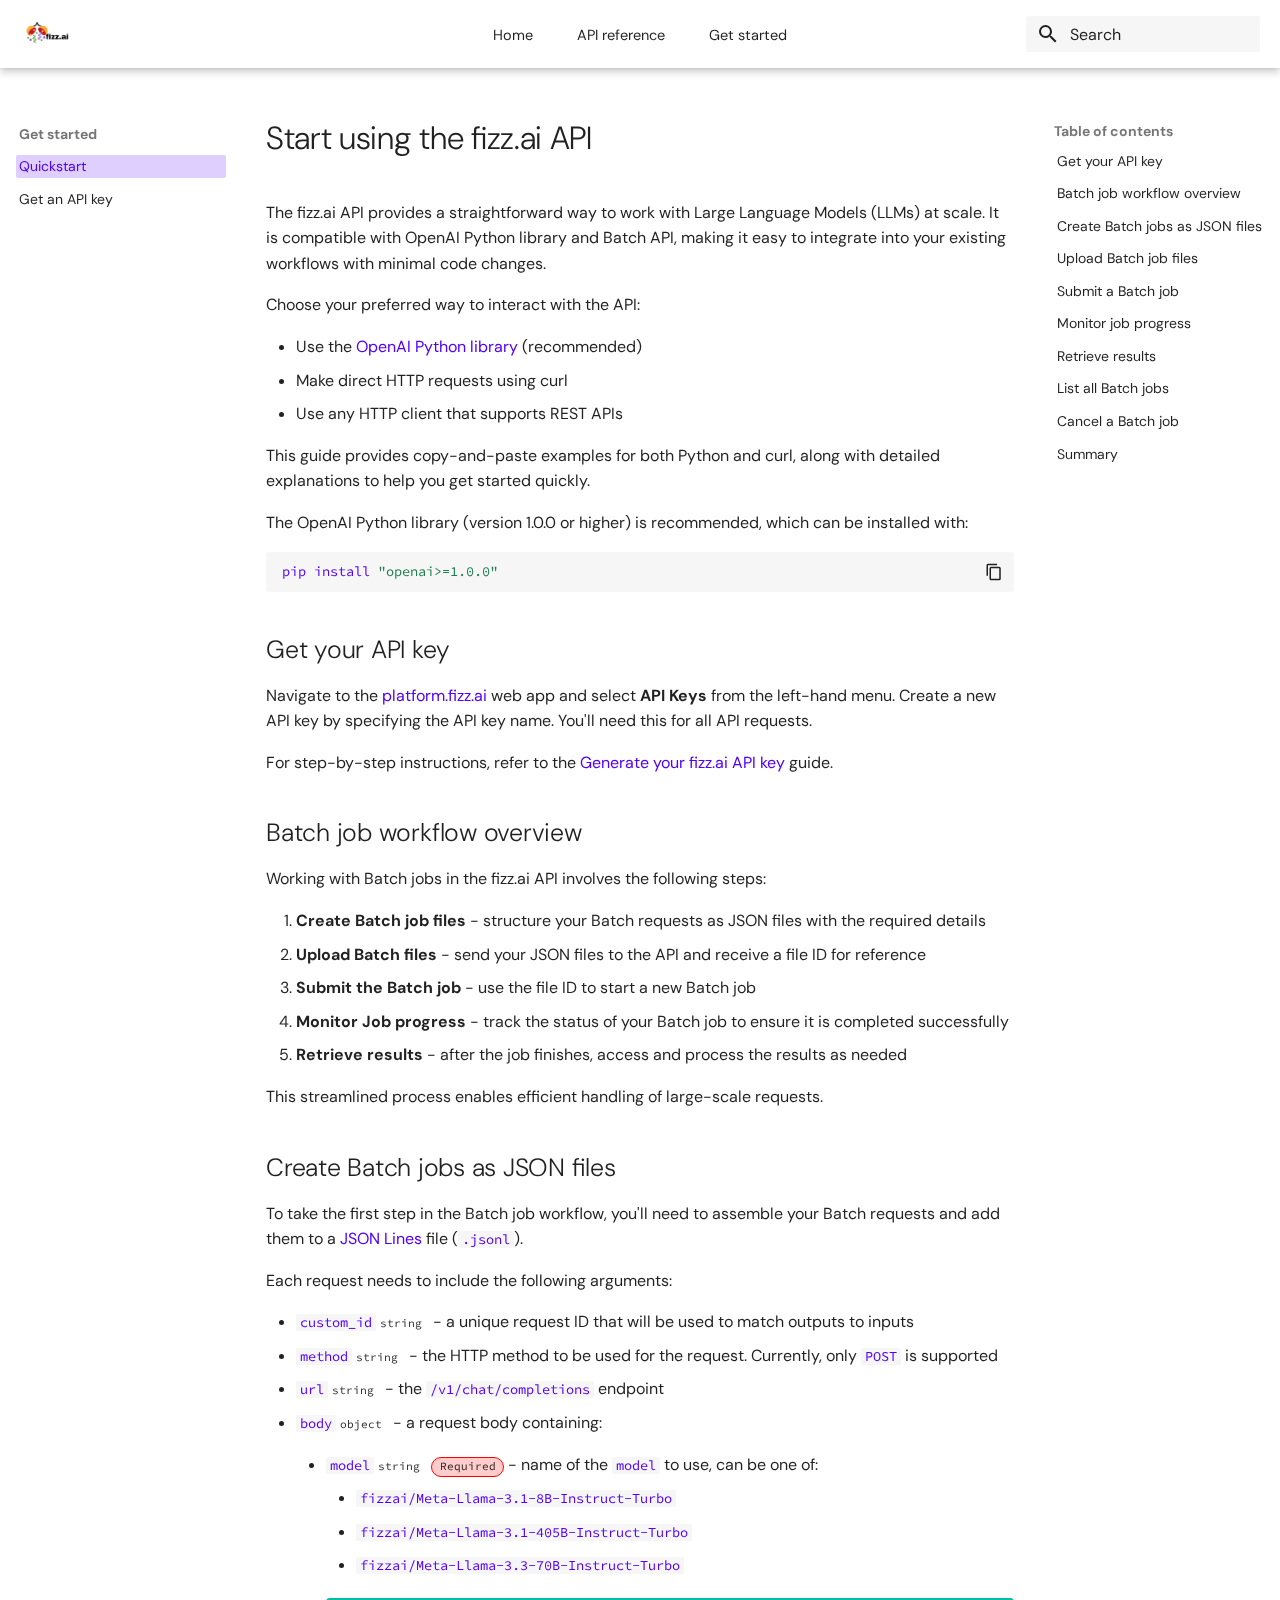
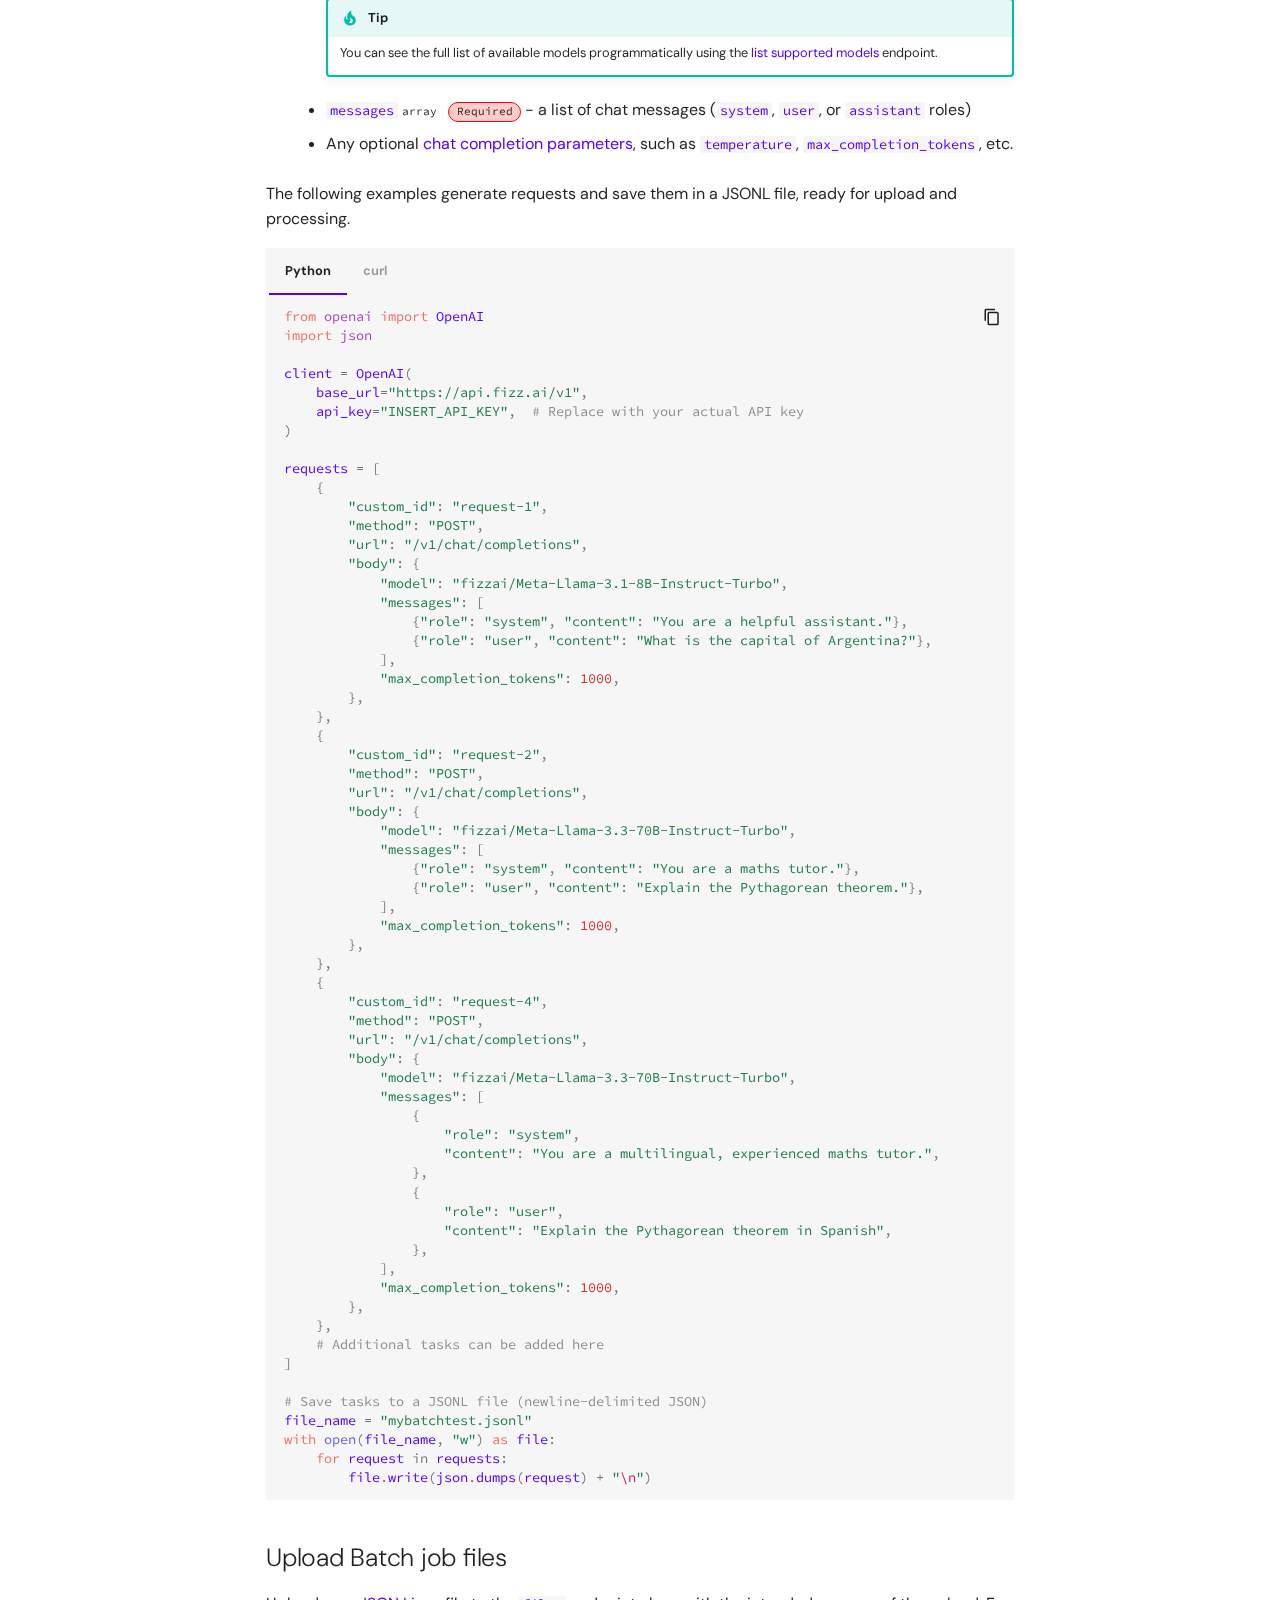
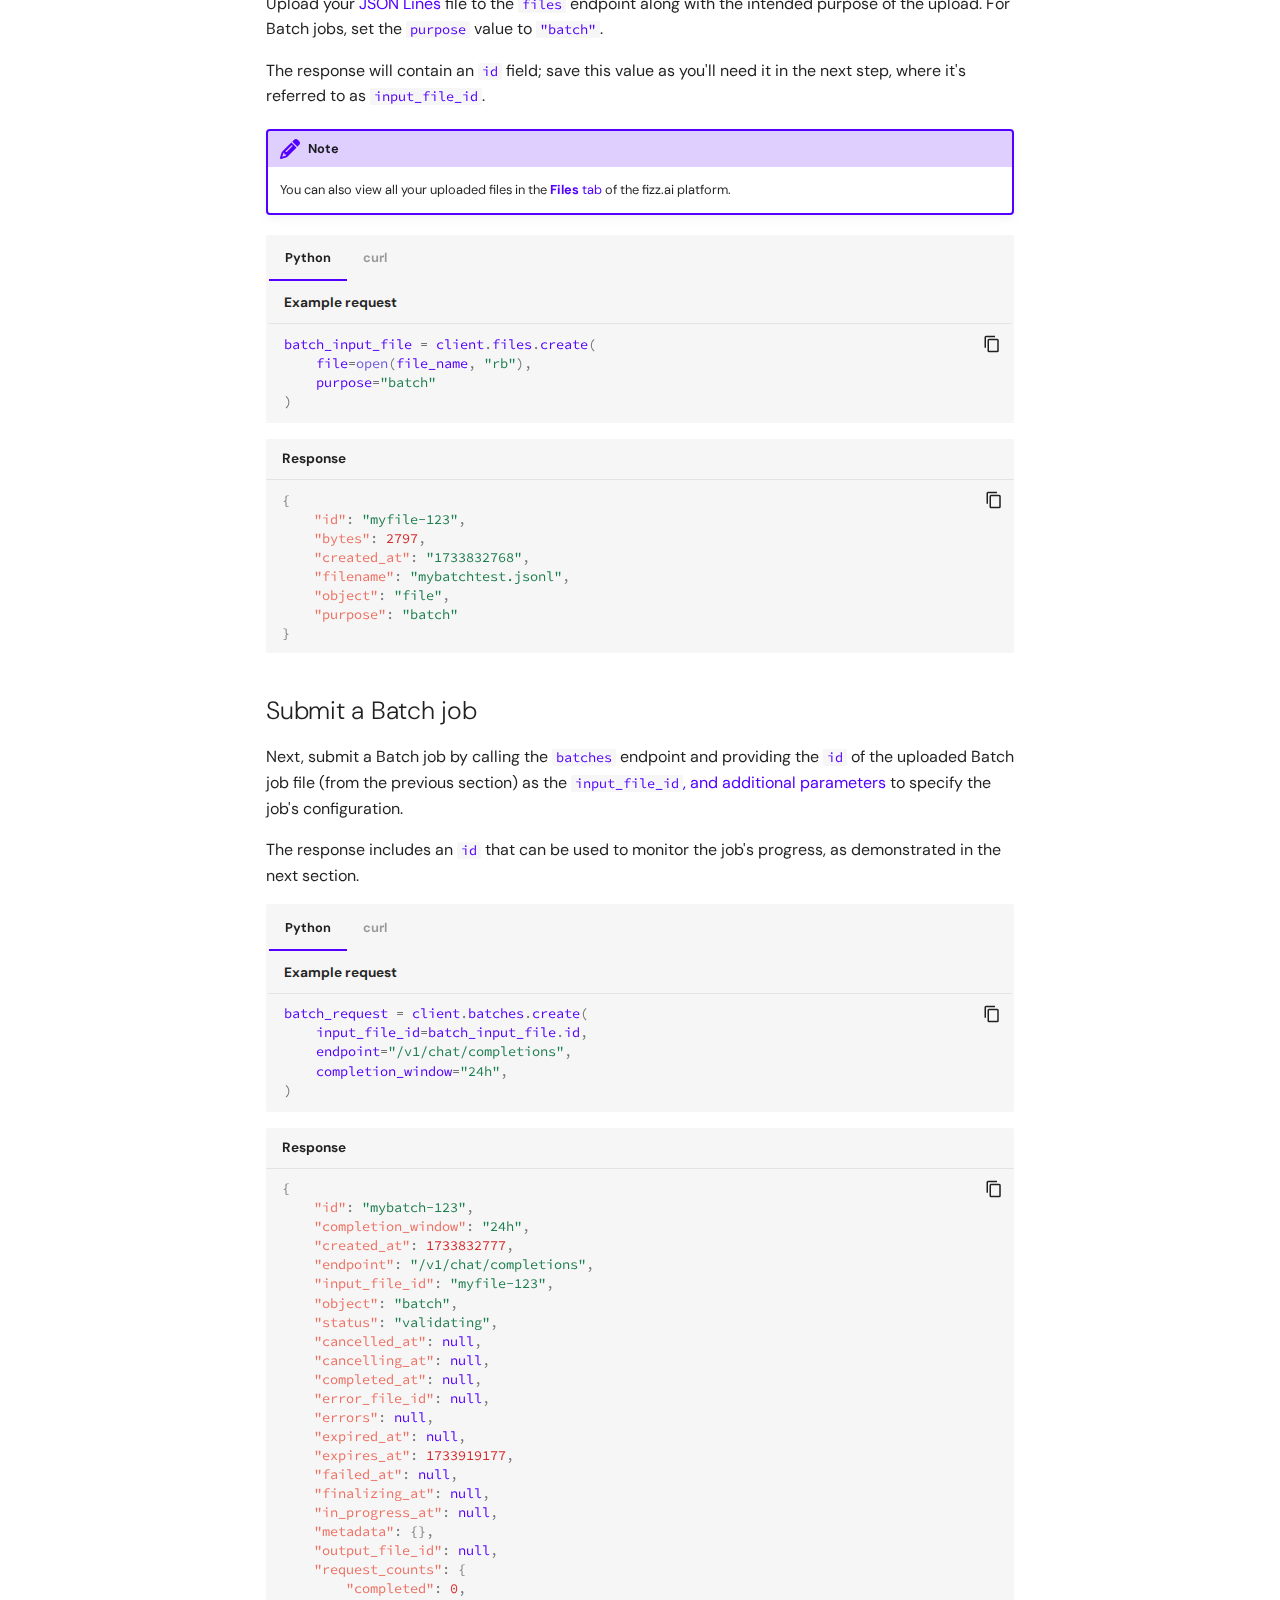
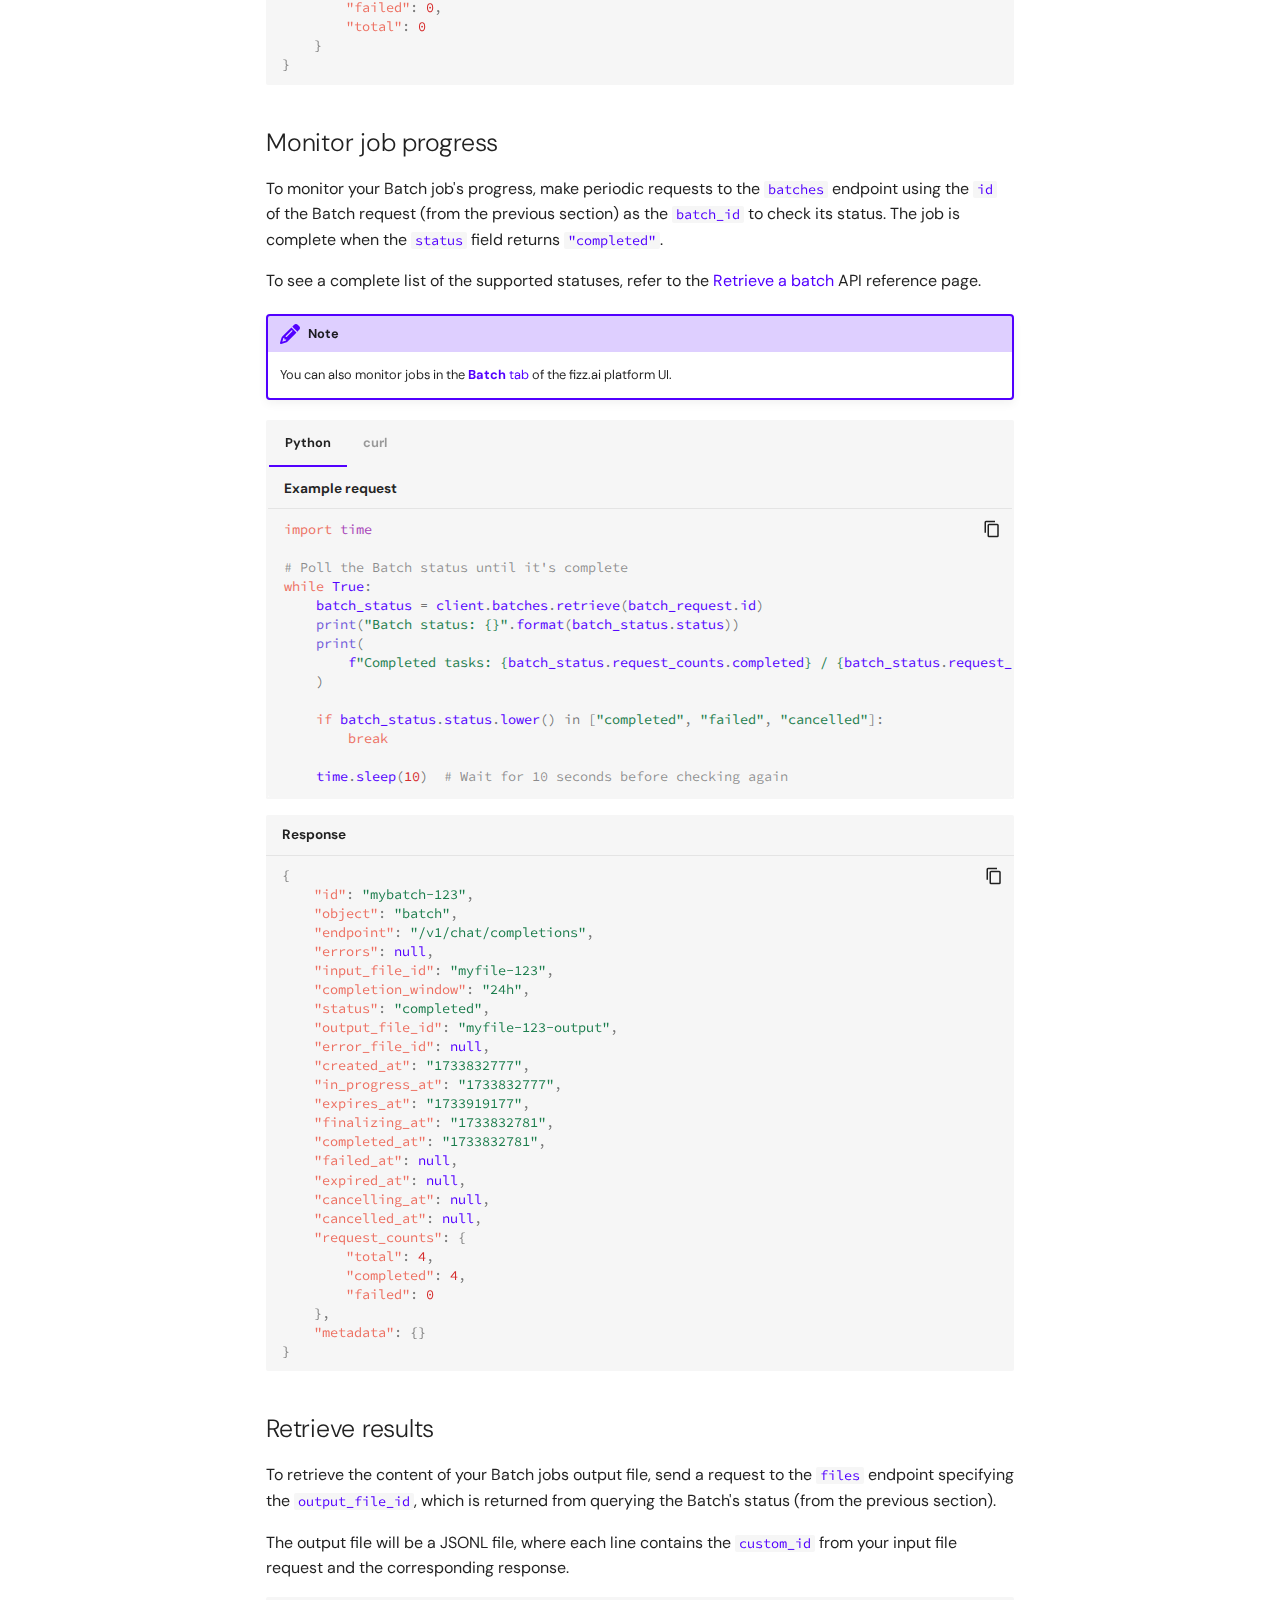
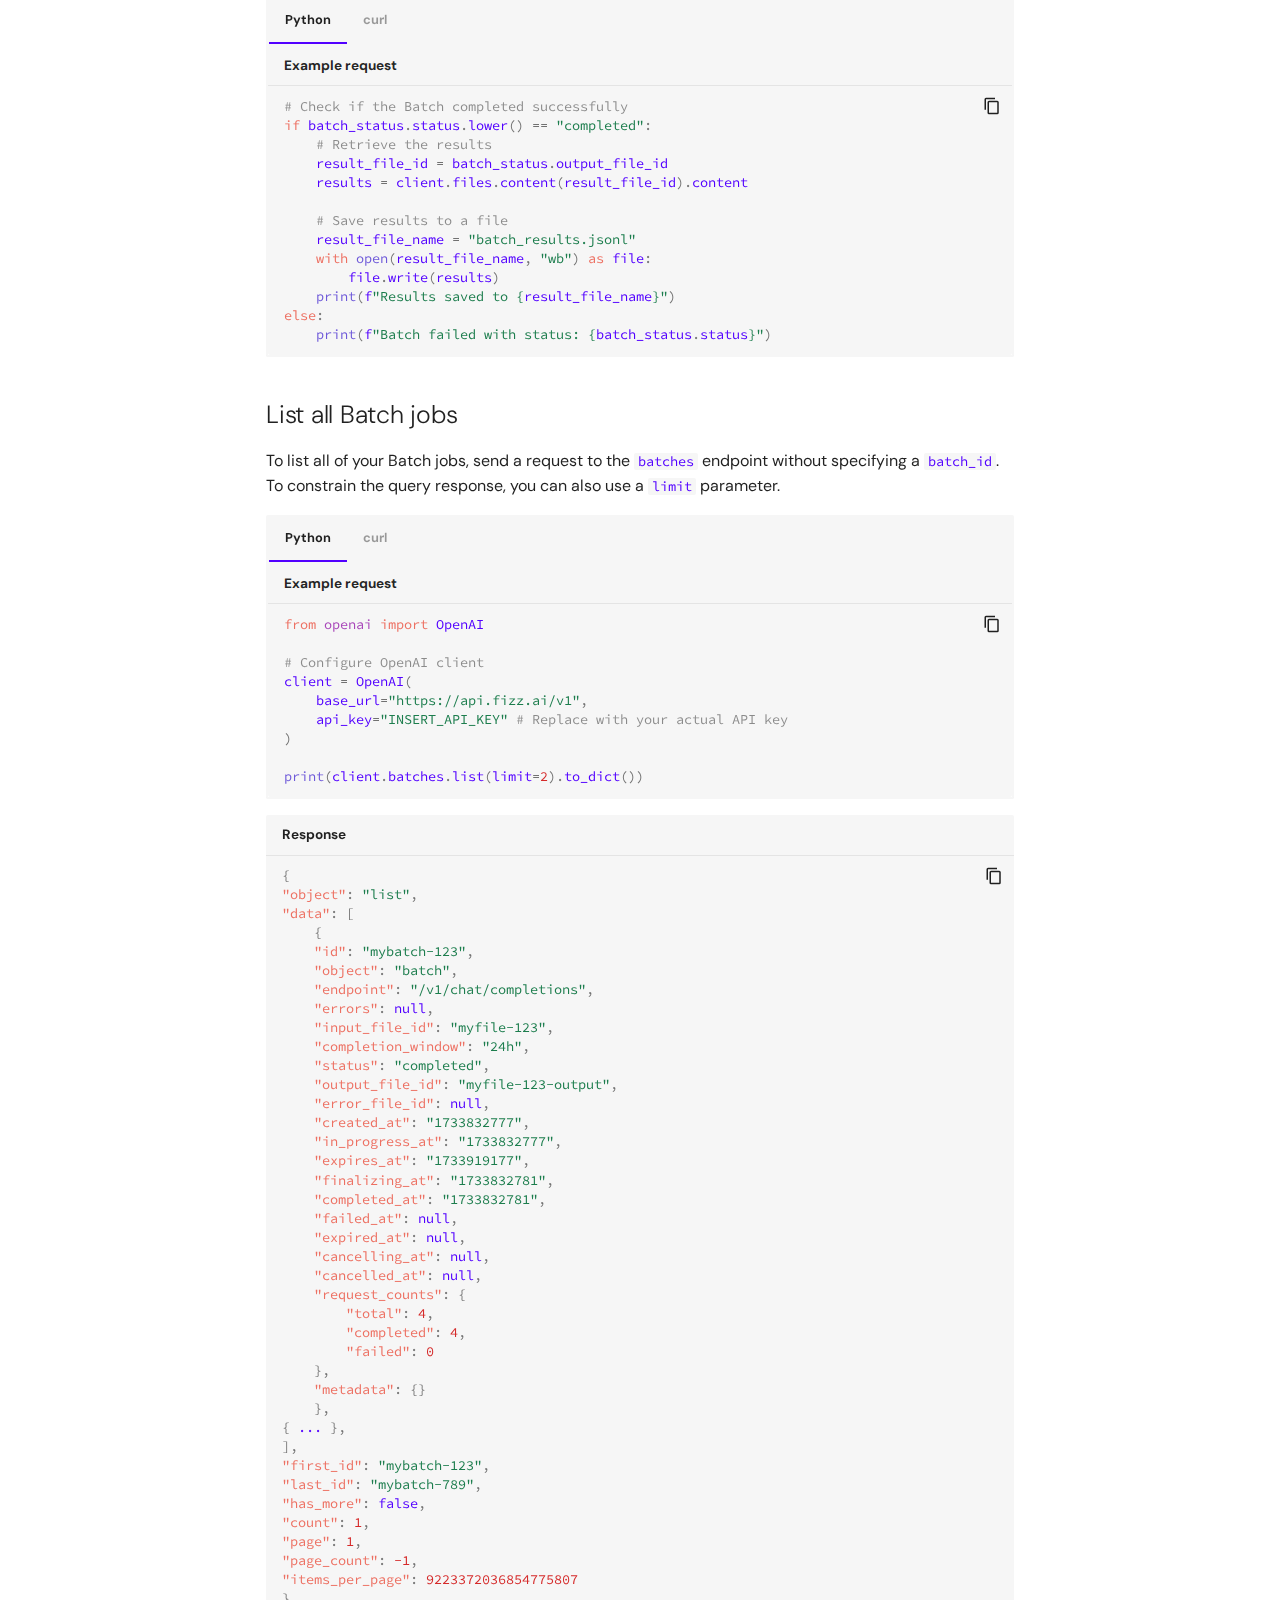
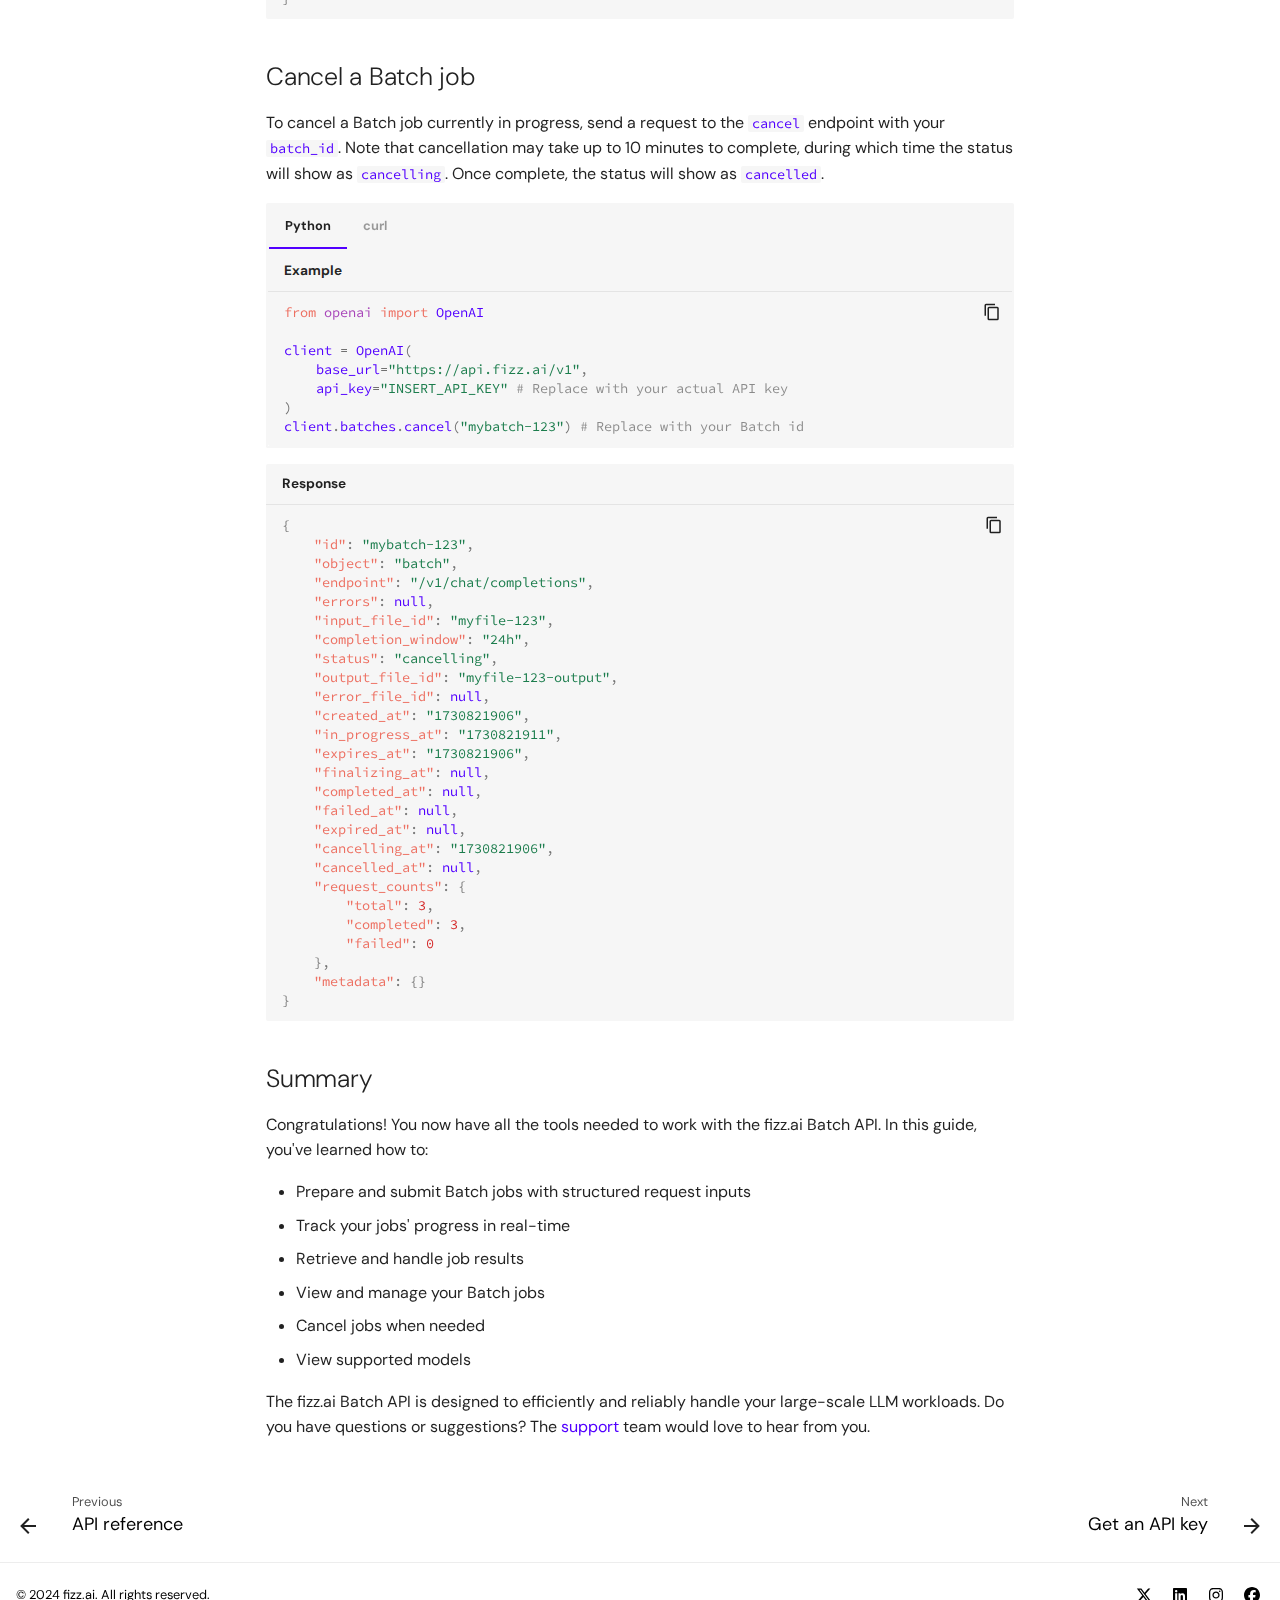
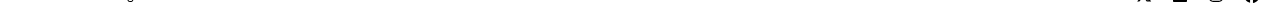
<file: get-started/quickstart/index.html>
<!doctype html>
<html lang="en" class="no-js">
  <head>
    
  
      <meta charset="utf-8">
      <meta name="viewport" content="width=device-width,initial-scale=1">
      
        <meta name="description" content="The fizz.ai API getting started guide provides examples and instructions for submitting and managing Batch jobs using fizz.ai's OpenAI-compatible API.">
      
      
      
        <link rel="canonical" href="https://dawnkelly09.github.io/mkdocs-fizz/get-started/quickstart/">
      
      
        <link rel="prev" href="../../api-reference/api-portal/">
      
      
        <link rel="next" href="../get-api-key/">
      
      
      <link rel="icon" href="../../assets/images/favicon.png">
      <meta name="generator" content="mkdocs-1.5.3, mkdocs-material-9.5.3">
    
  

    <title>fizz.ai API Quickstart Guide | Documentation for fizz.ai</title>
    
	
      <link rel="stylesheet" href="../../assets/stylesheets/main.50c56a3b.min.css">
      
      


    
  <link rel="stylesheet" href="../../assets/stylesheets/fizz.css">

    
      
    
    
      
        
        
        <link rel="preconnect" href="https://fonts.gstatic.com" crossorigin>
        <link rel="stylesheet" href="https://fonts.googleapis.com/css?family=DM+Sans:300,300i,400,400i,700,700i%7CSource+Code+Pro:400,400i,700,700i&display=fallback">
        <style>:root{--md-text-font:"DM Sans";--md-code-font:"Source Code Pro"}</style>
      
    
    
      <link rel="stylesheet" href="../../assets/stylesheets/terminal.css">
    
    <script>__md_scope=new URL("../..",location),__md_hash=e=>[...e].reduce((e,_)=>(e<<5)-e+_.charCodeAt(0),0),__md_get=(e,_=localStorage,t=__md_scope)=>JSON.parse(_.getItem(t.pathname+"."+e)),__md_set=(e,_,t=localStorage,a=__md_scope)=>{try{t.setItem(a.pathname+"."+e,JSON.stringify(_))}catch(e){}}</script>
    
      
  


  
  

<script id="__analytics">function __md_analytics(){function n(){dataLayer.push(arguments)}window.dataLayer=window.dataLayer||[],n("js",new Date),n("config","G-XXX"),document.addEventListener("DOMContentLoaded",function(){document.forms.search&&document.forms.search.query.addEventListener("blur",function(){this.value&&n("event","search",{search_term:this.value})}),document$.subscribe(function(){var a=document.forms.feedback;if(void 0!==a)for(var e of a.querySelectorAll("[type=submit]"))e.addEventListener("click",function(e){e.preventDefault();var t=document.location.pathname,e=this.getAttribute("data-md-value");n("event","feedback",{page:t,data:e}),a.firstElementChild.disabled=!0;e=a.querySelector(".md-feedback__note [data-md-value='"+e+"']");e&&(e.hidden=!1)}),a.hidden=!1}),location$.subscribe(function(e){n("config","G-XXX",{page_path:e.pathname})})});var e=document.createElement("script");e.async=!0,e.src="https://www.googletagmanager.com/gtag/js?id=G-XXX",document.getElementById("__analytics").insertAdjacentElement("afterEnd",e)}</script>
  
    <script>"undefined"!=typeof __md_analytics&&__md_analytics()</script>
  

    
    
    
  </head>
  
  
    <body dir="ltr">
  
    
    <input class="md-toggle" data-md-toggle="drawer" type="checkbox" id="__drawer" autocomplete="off">
    <input class="md-toggle" data-md-toggle="search" type="checkbox" id="__search" autocomplete="off">
    <label class="md-overlay" for="__drawer"></label>
    <div data-md-component="skip">
      
        
        <a href="#start-using-the-fizzai-api" class="md-skip">
          Skip to content
        </a>
      
    </div>
    <div data-md-component="announce">
      
    </div>
    
    
      

  

<header class="md-header md-header--shadow md-header--lifted" data-md-component="header">
  <nav class="md-header__inner md-grid" aria-label="Header">
    <label class="md-header__button md-icon" for="__drawer">
      <svg xmlns="http://www.w3.org/2000/svg" viewBox="0 0 24 24"><path d="M3 6h18v2H3V6m0 5h18v2H3v-2m0 5h18v2H3v-2Z"/></svg>
    </label>
    <a href="https://dawnkelly09.github.io/mkdocs-fizz/" title="Documentation for fizz.ai" class="md-header__button md-logo" aria-label="Documentation for fizz.ai" data-md-component="logo">
      
  <img src="../../assets/images/logo.png" alt="logo">

    </a>
    
      
        
<nav class="md-tabs" aria-label="Tabs" data-md-component="tabs">
  <div class="md-grid">
    <ul class="md-tabs__list">
      
        
  
  
  
    <li class="md-tabs__item">
      <a href="../.." class="md-tabs__link">
        
  
    
  
  Home

      </a>
    </li>
  

      
        
  
  
  
    
    
      <li class="md-tabs__item">
        <a href="../../api-reference/api-portal/" class="md-tabs__link">
          
  
  API reference

        </a>
      </li>
    
  

      
        
  
  
    
  
  
    
    
      <li class="md-tabs__item md-tabs__item--active">
        <a href="./" class="md-tabs__link">
          
  
  Get started

        </a>
      </li>
    
  

      
    </ul>
  </div>
</nav>
      
    
    <div class="md-header__buttons">
      
        <label class="md-header__button md-icon" for="__search">
          <svg xmlns="http://www.w3.org/2000/svg" viewBox="0 0 24 24"><path d="M9.5 3A6.5 6.5 0 0 1 16 9.5c0 1.61-.59 3.09-1.56 4.23l.27.27h.79l5 5-1.5 1.5-5-5v-.79l-.27-.27A6.516 6.516 0 0 1 9.5 16 6.5 6.5 0 0 1 3 9.5 6.5 6.5 0 0 1 9.5 3m0 2C7 5 5 7 5 9.5S7 14 9.5 14 14 12 14 9.5 12 5 9.5 5Z"/></svg>
        </label>
        <div class="md-search" data-md-component="search" role="dialog">
  <label class="md-search__overlay" for="__search"></label>
  <div class="md-search__inner" role="search">
    <form class="md-search__form" name="search">
      <input type="text" class="md-search__input" name="query" aria-label="Search" placeholder="Search" autocapitalize="off" autocorrect="off" autocomplete="off" spellcheck="false" data-md-component="search-query" required>
      <label class="md-search__icon md-icon" for="__search">
        
        <svg xmlns="http://www.w3.org/2000/svg" viewBox="0 0 24 24"><path d="M9.5 3A6.5 6.5 0 0 1 16 9.5c0 1.61-.59 3.09-1.56 4.23l.27.27h.79l5 5-1.5 1.5-5-5v-.79l-.27-.27A6.516 6.516 0 0 1 9.5 16 6.5 6.5 0 0 1 3 9.5 6.5 6.5 0 0 1 9.5 3m0 2C7 5 5 7 5 9.5S7 14 9.5 14 14 12 14 9.5 12 5 9.5 5Z"/></svg>
        
        <svg xmlns="http://www.w3.org/2000/svg" viewBox="0 0 24 24"><path d="M20 11v2H8l5.5 5.5-1.42 1.42L4.16 12l7.92-7.92L13.5 5.5 8 11h12Z"/></svg>
      </label>
      <nav class="md-search__options" aria-label="Search">
        
        <button type="reset" class="md-search__icon md-icon" title="Clear" aria-label="Clear" tabindex="-1">
          
          <svg xmlns="http://www.w3.org/2000/svg" viewBox="0 0 24 24"><path d="M19 6.41 17.59 5 12 10.59 6.41 5 5 6.41 10.59 12 5 17.59 6.41 19 12 13.41 17.59 19 19 17.59 13.41 12 19 6.41Z"/></svg>
        </button>
      </nav>
      
    </form>
    <div class="md-search__output">
      <div class="md-search__scrollwrap" data-md-scrollfix>
        <div class="md-search-result" data-md-component="search-result">
          <div class="md-search-result__meta">
            Initializing search
          </div>
          <ol class="md-search-result__list" role="presentation"></ol>
        </div>
      </div>
    </div>
  </div>
</div>
      
      
    </div>
    
  </nav>
</header>
    
    <div class="md-container" data-md-component="container">
      
      
        
      
      <main class="md-main" data-md-component="main">
        <div class="md-main__inner md-grid">
          
            
              
              <div class="md-sidebar md-sidebar--primary" data-md-component="sidebar" data-md-type="navigation" >
                <div class="md-sidebar__scrollwrap">
                  <div class="md-sidebar__inner">
                    
  
  
    
  
  
  <nav class="md-nav md-nav--primary md-nav--lifted" aria-label="Navigation" data-md-level="0">
    <label class="md-nav__title" for="__drawer">
      <a href="" title="" class="md-nav__button md-logo" aria-label="" data-md-component="logo">
        
  <img src="../../assets/images/logo.png" alt="logo">

      </a>
    </label>
    
    <ul class="md-nav__list" data-md-scrollfix>
      
        
        
  
  
  
  
    <li class="md-nav__item">
      <a href="../.." class="md-nav__link">
        
  
  <span class="md-ellipsis">
    Home
  </span>
  

      </a>
    </li>
  

      
        
        
  
  
  
  
    
    
    
    
    
      
      
    
    <li class="md-nav__item md-nav__item--section md-nav__item--nested">
      
        
        
        
        <input class="md-nav__toggle md-toggle " type="checkbox" id="__nav_2" >
        
          
          <label class="md-nav__link" for="__nav_2" id="__nav_2_label" tabindex="">
            
  
  <span class="md-ellipsis">
    API reference
  </span>
  

            <span class="md-nav__icon md-icon"></span>
          </label>
        
        <nav class="md-nav" data-md-level="1" aria-labelledby="__nav_2_label" aria-expanded="false">
          <label class="md-nav__title" for="__nav_2">
            <span class="md-nav__icon md-icon"></span>
            API reference
          </label>
          <ul class="md-nav__list" data-md-scrollfix>
            
              
                
  
  
  
  
    <li class="md-nav__item">
      <a href="../../api-reference/api-portal/" class="md-nav__link">
        
  
  <span class="md-ellipsis">
    API reference
  </span>
  

      </a>
    </li>
  

              
            
          </ul>
        </nav>
      
    </li>
  

      
        
        
  
  
    
  
  
  
    
    
    
    
    
      
      
    
    <li class="md-nav__item md-nav__item--active md-nav__item--section md-nav__item--nested">
      
        
        
        
        <input class="md-nav__toggle md-toggle " type="checkbox" id="__nav_3" checked>
        
          
          <label class="md-nav__link" for="__nav_3" id="__nav_3_label" tabindex="">
            
  
  <span class="md-ellipsis">
    Get started
  </span>
  

            <span class="md-nav__icon md-icon"></span>
          </label>
        
        <nav class="md-nav" data-md-level="1" aria-labelledby="__nav_3_label" aria-expanded="true">
          <label class="md-nav__title" for="__nav_3">
            <span class="md-nav__icon md-icon"></span>
            Get started
          </label>
          <ul class="md-nav__list" data-md-scrollfix>
            
              
                
  
  
    
  
  
  
    <li class="md-nav__item md-nav__item--active">
      
      <input class="md-nav__toggle md-toggle" type="checkbox" id="__toc">
      
      
        
      
      
        <label class="md-nav__link md-nav__link--active" for="__toc">
          
  
  <span class="md-ellipsis">
    Quickstart
  </span>
  

          <span class="md-nav__icon md-icon"></span>
        </label>
      
      <a href="./" class="md-nav__link md-nav__link--active">
        
  
  <span class="md-ellipsis">
    Quickstart
  </span>
  

      </a>
      
        

<nav class="md-nav md-nav--secondary" aria-label="Table of contents">
  
  
  
    
  
  
    <label class="md-nav__title" for="__toc">
      <span class="md-nav__icon md-icon"></span>
      Table of contents
    </label>
    <ul class="md-nav__list" data-md-component="toc" data-md-scrollfix>
      
        <li class="md-nav__item">
  <a href="#get-your-api-key" class="md-nav__link">
    <span class="md-ellipsis">
      Get your API key
    </span>
  </a>
  
</li>
      
        <li class="md-nav__item">
  <a href="#batch-job-workflow-overview" class="md-nav__link">
    <span class="md-ellipsis">
      Batch job workflow overview
    </span>
  </a>
  
</li>
      
        <li class="md-nav__item">
  <a href="#create-batch-jobs-as-json-files" class="md-nav__link">
    <span class="md-ellipsis">
      Create Batch jobs as JSON files
    </span>
  </a>
  
</li>
      
        <li class="md-nav__item">
  <a href="#upload-batch-job-files" class="md-nav__link">
    <span class="md-ellipsis">
      Upload Batch job files
    </span>
  </a>
  
</li>
      
        <li class="md-nav__item">
  <a href="#submit-a-batch-job" class="md-nav__link">
    <span class="md-ellipsis">
      Submit a Batch job
    </span>
  </a>
  
</li>
      
        <li class="md-nav__item">
  <a href="#monitor-job-progress" class="md-nav__link">
    <span class="md-ellipsis">
      Monitor job progress
    </span>
  </a>
  
</li>
      
        <li class="md-nav__item">
  <a href="#retrieve-results" class="md-nav__link">
    <span class="md-ellipsis">
      Retrieve results
    </span>
  </a>
  
</li>
      
        <li class="md-nav__item">
  <a href="#list-all-batch-jobs" class="md-nav__link">
    <span class="md-ellipsis">
      List all Batch jobs
    </span>
  </a>
  
</li>
      
        <li class="md-nav__item">
  <a href="#cancel-a-batch-job" class="md-nav__link">
    <span class="md-ellipsis">
      Cancel a Batch job
    </span>
  </a>
  
</li>
      
        <li class="md-nav__item">
  <a href="#summary" class="md-nav__link">
    <span class="md-ellipsis">
      Summary
    </span>
  </a>
  
</li>
      
    </ul>
  
</nav>
      
    </li>
  

              
            
              
                
  
  
  
  
    <li class="md-nav__item">
      <a href="../get-api-key/" class="md-nav__link">
        
  
  <span class="md-ellipsis">
    Get an API key
  </span>
  

      </a>
    </li>
  

              
            
          </ul>
        </nav>
      
    </li>
  

      
    </ul>
  </nav>
                  </div>
                </div>
              </div>
            
            
              
              <div class="md-sidebar md-sidebar--secondary" data-md-component="sidebar" data-md-type="toc" >
                <div class="md-sidebar__scrollwrap">
                  <div class="md-sidebar__inner">
                    

<nav class="md-nav md-nav--secondary" aria-label="Table of contents">
  
  
  
    
  
  
    <label class="md-nav__title" for="__toc">
      <span class="md-nav__icon md-icon"></span>
      Table of contents
    </label>
    <ul class="md-nav__list" data-md-component="toc" data-md-scrollfix>
      
        <li class="md-nav__item">
  <a href="#get-your-api-key" class="md-nav__link">
    <span class="md-ellipsis">
      Get your API key
    </span>
  </a>
  
</li>
      
        <li class="md-nav__item">
  <a href="#batch-job-workflow-overview" class="md-nav__link">
    <span class="md-ellipsis">
      Batch job workflow overview
    </span>
  </a>
  
</li>
      
        <li class="md-nav__item">
  <a href="#create-batch-jobs-as-json-files" class="md-nav__link">
    <span class="md-ellipsis">
      Create Batch jobs as JSON files
    </span>
  </a>
  
</li>
      
        <li class="md-nav__item">
  <a href="#upload-batch-job-files" class="md-nav__link">
    <span class="md-ellipsis">
      Upload Batch job files
    </span>
  </a>
  
</li>
      
        <li class="md-nav__item">
  <a href="#submit-a-batch-job" class="md-nav__link">
    <span class="md-ellipsis">
      Submit a Batch job
    </span>
  </a>
  
</li>
      
        <li class="md-nav__item">
  <a href="#monitor-job-progress" class="md-nav__link">
    <span class="md-ellipsis">
      Monitor job progress
    </span>
  </a>
  
</li>
      
        <li class="md-nav__item">
  <a href="#retrieve-results" class="md-nav__link">
    <span class="md-ellipsis">
      Retrieve results
    </span>
  </a>
  
</li>
      
        <li class="md-nav__item">
  <a href="#list-all-batch-jobs" class="md-nav__link">
    <span class="md-ellipsis">
      List all Batch jobs
    </span>
  </a>
  
</li>
      
        <li class="md-nav__item">
  <a href="#cancel-a-batch-job" class="md-nav__link">
    <span class="md-ellipsis">
      Cancel a Batch job
    </span>
  </a>
  
</li>
      
        <li class="md-nav__item">
  <a href="#summary" class="md-nav__link">
    <span class="md-ellipsis">
      Summary
    </span>
  </a>
  
</li>
      
    </ul>
  
</nav>
                  </div>
                </div>
              </div>
            
          
          <div class="md-content" data-md-component="content">
    
    <article class="md-content__inner md-typeset ">
      
        


<h1 id="start-using-the-fizzai-api">Start using the fizz.ai API<a class="headerlink" href="#start-using-the-fizzai-api" title="Permanent link">＃</a></h1>
<p>The fizz.ai API provides a straightforward way to work with Large Language Models (LLMs) at scale. It is compatible with OpenAI Python library and Batch API, making it easy to integrate into your existing workflows with minimal code changes.</p>
<p>Choose your preferred way to interact with the API:</p>
<ul>
<li>Use the <a href="https://github.com/openai/openai-python" target="_blank">OpenAI Python library</a> (recommended)</li>
<li>Make direct HTTP requests using curl</li>
<li>Use any HTTP client that supports REST APIs</li>
</ul>
<p>This guide provides copy-and-paste examples for both Python and curl, along with detailed explanations to help you get started quickly.</p>
<p>The OpenAI Python library (version 1.0.0 or higher) is recommended, which can be installed with:</p>
<div class="highlight"><pre><span></span><code>pip<span class="w"> </span>install<span class="w"> </span><span class="s2">&quot;openai&gt;=1.0.0&quot;</span>
</code></pre></div>
<h2 id="get-your-api-key">Get your API key<a class="headerlink" href="#get-your-api-key" title="Permanent link">＃</a></h2>
<p>Navigate to the <a href="http://platform.fizz.ai" target="_blank">platform.fizz.ai</a> web app and select <strong>API Keys</strong> from the left-hand menu. Create a new API key by specifying the API key name. You'll need this for all API requests.</p>
<p>For step-by-step instructions, refer to the <a href="#" target="_blank">Generate your fizz.ai API key</a> guide.</p>
<h2 id="batch-job-workflow-overview">Batch job workflow overview<a class="headerlink" href="#batch-job-workflow-overview" title="Permanent link">＃</a></h2>
<p>Working with Batch jobs in the fizz.ai API involves the following steps:</p>
<ol>
<li><strong>Create Batch job files</strong> - structure your Batch requests as JSON files with the required details</li>
<li><strong>Upload Batch files</strong> - send your JSON files to the API and receive a file ID for reference</li>
<li><strong>Submit the Batch job</strong> - use the file ID to start a new Batch job</li>
<li><strong>Monitor Job progress</strong> - track the status of your Batch job to ensure it is completed successfully</li>
<li><strong>Retrieve results</strong> - after the job finishes, access and process the results as needed</li>
</ol>
<p>This streamlined process enables efficient handling of large-scale requests.</p>
<h2 id="create-batch-jobs-as-json-files">Create Batch jobs as JSON files<a class="headerlink" href="#create-batch-jobs-as-json-files" title="Permanent link">＃</a></h2>
<p>To take the first step in the Batch job workflow, you'll need to assemble your Batch requests and add them to a <a href="https://jsonlines.org/">JSON Lines</a> file (<code>.jsonl</code>).</p>
<p>Each request needs to include the following arguments:</p>
<ul>
<li><code>custom_id</code> <span class="keys"><kbd>string</kbd></span> - a unique request ID that will be used to match outputs to inputs</li>
<li><code>method</code> <span class="keys"><kbd>string</kbd></span> - the HTTP method to be used for the request. Currently, only <code>POST</code> is supported</li>
<li><code>url</code> <span class="keys"><kbd>string</kbd></span> -  the <code>/v1/chat/completions</code> endpoint</li>
<li>
<p><code>body</code> <span class="keys"><kbd>object</kbd></span> - a request body containing:</p>
<ul>
<li>
<p><code>model</code> <span class="keys"><kbd>string</kbd></span> <span class="required" markdown><span class="keys"><kbd>required</kbd></span></span> - name of the <code>model</code> to use, can be one of:</p>
<ul>
<li><code>fizzai/Meta-Llama-3.1-8B-Instruct-Turbo</code></li>
<li><code>fizzai/Meta-Llama-3.1-405B-Instruct-Turbo</code></li>
<li><code>fizzai/Meta-Llama-3.3-70B-Instruct-Turbo</code></li>
</ul>
<div class="admonition tip">
<p class="admonition-title">Tip</p>
<p>You can see the full list of available models programmatically using the <a href="#list-supported-models">list supported models</a> endpoint.</p>
</div>
</li>
<li>
<p><code>messages</code> <span class="keys"><kbd>array</kbd></span> <span class="required" markdown><span class="keys"><kbd>required</kbd></span></span> - a list of chat messages (<code>system</code>, <code>user</code>, or <code>assistant</code> roles)</p>
</li>
<li>Any optional <a href="/api-reference/chat/#create-chat-completion" target="_blank">chat completion parameters</a>, such as <code>temperature</code>, <code>max_completion_tokens</code>, etc.</li>
</ul>
</li>
</ul>
<p>The following examples generate requests and save them in a JSONL file, ready for upload and processing.</p>
<div class="tabbed-set tabbed-alternate" data-tabs="1:2"><input checked="checked" id="__tabbed_1_1" name="__tabbed_1" type="radio" /><input id="__tabbed_1_2" name="__tabbed_1" type="radio" /><div class="tabbed-labels"><label for="__tabbed_1_1">Python</label><label for="__tabbed_1_2">curl</label></div>
<div class="tabbed-content">
<div class="tabbed-block">
<div class="highlight"><pre><span></span><code><span class="kn">from</span> <span class="nn">openai</span> <span class="kn">import</span> <span class="n">OpenAI</span>
<span class="kn">import</span> <span class="nn">json</span>

<span class="n">client</span> <span class="o">=</span> <span class="n">OpenAI</span><span class="p">(</span>
    <span class="n">base_url</span><span class="o">=</span><span class="s2">&quot;https://api.fizz.ai/v1&quot;</span><span class="p">,</span>
    <span class="n">api_key</span><span class="o">=</span><span class="s2">&quot;INSERT_API_KEY&quot;</span><span class="p">,</span>  <span class="c1"># Replace with your actual API key</span>
<span class="p">)</span>

<span class="n">requests</span> <span class="o">=</span> <span class="p">[</span>
    <span class="p">{</span>
        <span class="s2">&quot;custom_id&quot;</span><span class="p">:</span> <span class="s2">&quot;request-1&quot;</span><span class="p">,</span>
        <span class="s2">&quot;method&quot;</span><span class="p">:</span> <span class="s2">&quot;POST&quot;</span><span class="p">,</span>
        <span class="s2">&quot;url&quot;</span><span class="p">:</span> <span class="s2">&quot;/v1/chat/completions&quot;</span><span class="p">,</span>
        <span class="s2">&quot;body&quot;</span><span class="p">:</span> <span class="p">{</span>
            <span class="s2">&quot;model&quot;</span><span class="p">:</span> <span class="s2">&quot;fizzai/Meta-Llama-3.1-8B-Instruct-Turbo&quot;</span><span class="p">,</span>
            <span class="s2">&quot;messages&quot;</span><span class="p">:</span> <span class="p">[</span>
                <span class="p">{</span><span class="s2">&quot;role&quot;</span><span class="p">:</span> <span class="s2">&quot;system&quot;</span><span class="p">,</span> <span class="s2">&quot;content&quot;</span><span class="p">:</span> <span class="s2">&quot;You are a helpful assistant.&quot;</span><span class="p">},</span>
                <span class="p">{</span><span class="s2">&quot;role&quot;</span><span class="p">:</span> <span class="s2">&quot;user&quot;</span><span class="p">,</span> <span class="s2">&quot;content&quot;</span><span class="p">:</span> <span class="s2">&quot;What is the capital of Argentina?&quot;</span><span class="p">},</span>
            <span class="p">],</span>
            <span class="s2">&quot;max_completion_tokens&quot;</span><span class="p">:</span> <span class="mi">1000</span><span class="p">,</span>
        <span class="p">},</span>
    <span class="p">},</span>
    <span class="p">{</span>
        <span class="s2">&quot;custom_id&quot;</span><span class="p">:</span> <span class="s2">&quot;request-2&quot;</span><span class="p">,</span>
        <span class="s2">&quot;method&quot;</span><span class="p">:</span> <span class="s2">&quot;POST&quot;</span><span class="p">,</span>
        <span class="s2">&quot;url&quot;</span><span class="p">:</span> <span class="s2">&quot;/v1/chat/completions&quot;</span><span class="p">,</span>
        <span class="s2">&quot;body&quot;</span><span class="p">:</span> <span class="p">{</span>
            <span class="s2">&quot;model&quot;</span><span class="p">:</span> <span class="s2">&quot;fizzai/Meta-Llama-3.3-70B-Instruct-Turbo&quot;</span><span class="p">,</span>
            <span class="s2">&quot;messages&quot;</span><span class="p">:</span> <span class="p">[</span>
                <span class="p">{</span><span class="s2">&quot;role&quot;</span><span class="p">:</span> <span class="s2">&quot;system&quot;</span><span class="p">,</span> <span class="s2">&quot;content&quot;</span><span class="p">:</span> <span class="s2">&quot;You are a maths tutor.&quot;</span><span class="p">},</span>
                <span class="p">{</span><span class="s2">&quot;role&quot;</span><span class="p">:</span> <span class="s2">&quot;user&quot;</span><span class="p">,</span> <span class="s2">&quot;content&quot;</span><span class="p">:</span> <span class="s2">&quot;Explain the Pythagorean theorem.&quot;</span><span class="p">},</span>
            <span class="p">],</span>
            <span class="s2">&quot;max_completion_tokens&quot;</span><span class="p">:</span> <span class="mi">1000</span><span class="p">,</span>
        <span class="p">},</span>
    <span class="p">},</span>
    <span class="p">{</span>
        <span class="s2">&quot;custom_id&quot;</span><span class="p">:</span> <span class="s2">&quot;request-4&quot;</span><span class="p">,</span>
        <span class="s2">&quot;method&quot;</span><span class="p">:</span> <span class="s2">&quot;POST&quot;</span><span class="p">,</span>
        <span class="s2">&quot;url&quot;</span><span class="p">:</span> <span class="s2">&quot;/v1/chat/completions&quot;</span><span class="p">,</span>
        <span class="s2">&quot;body&quot;</span><span class="p">:</span> <span class="p">{</span>
            <span class="s2">&quot;model&quot;</span><span class="p">:</span> <span class="s2">&quot;fizzai/Meta-Llama-3.3-70B-Instruct-Turbo&quot;</span><span class="p">,</span>
            <span class="s2">&quot;messages&quot;</span><span class="p">:</span> <span class="p">[</span>
                <span class="p">{</span>
                    <span class="s2">&quot;role&quot;</span><span class="p">:</span> <span class="s2">&quot;system&quot;</span><span class="p">,</span>
                    <span class="s2">&quot;content&quot;</span><span class="p">:</span> <span class="s2">&quot;You are a multilingual, experienced maths tutor.&quot;</span><span class="p">,</span>
                <span class="p">},</span>
                <span class="p">{</span>
                    <span class="s2">&quot;role&quot;</span><span class="p">:</span> <span class="s2">&quot;user&quot;</span><span class="p">,</span>
                    <span class="s2">&quot;content&quot;</span><span class="p">:</span> <span class="s2">&quot;Explain the Pythagorean theorem in Spanish&quot;</span><span class="p">,</span>
                <span class="p">},</span>
            <span class="p">],</span>
            <span class="s2">&quot;max_completion_tokens&quot;</span><span class="p">:</span> <span class="mi">1000</span><span class="p">,</span>
        <span class="p">},</span>
    <span class="p">},</span>
    <span class="c1"># Additional tasks can be added here</span>
<span class="p">]</span>

<span class="c1"># Save tasks to a JSONL file (newline-delimited JSON)</span>
<span class="n">file_name</span> <span class="o">=</span> <span class="s2">&quot;mybatchtest.jsonl&quot;</span>
<span class="k">with</span> <span class="nb">open</span><span class="p">(</span><span class="n">file_name</span><span class="p">,</span> <span class="s2">&quot;w&quot;</span><span class="p">)</span> <span class="k">as</span> <span class="n">file</span><span class="p">:</span>
    <span class="k">for</span> <span class="n">request</span> <span class="ow">in</span> <span class="n">requests</span><span class="p">:</span>
        <span class="n">file</span><span class="o">.</span><span class="n">write</span><span class="p">(</span><span class="n">json</span><span class="o">.</span><span class="n">dumps</span><span class="p">(</span><span class="n">request</span><span class="p">)</span> <span class="o">+</span> <span class="s2">&quot;</span><span class="se">\n</span><span class="s2">&quot;</span><span class="p">)</span>
</code></pre></div>
</div>
<div class="tabbed-block">
<div class="highlight"><pre><span></span><code>cat<span class="w"> </span><span class="s">&lt;&lt; EOF &gt; mybatchtest.jsonl</span>
<span class="s">{&quot;custom_id&quot;: &quot;request-1&quot;, &quot;method&quot;: &quot;POST&quot;, &quot;url&quot;: &quot;/v1/chat/completions&quot;, &quot;body&quot;: {&quot;model&quot;: &quot;fizzai/Meta-Llama-3.1-8B-Instruct-Turbo&quot;, &quot;messages&quot;: [{&quot;role&quot;: &quot;system&quot;, &quot;content&quot;: &quot;You are a helpful assistant.&quot;}, {&quot;role&quot;: &quot;user&quot;, &quot;content&quot;: &quot;What is the capital of Argentina?&quot;}],&quot;max_completion_tokens&quot;:1000}}</span>
<span class="s">{&quot;custom_id&quot;: &quot;request-2&quot;, &quot;method&quot;: &quot;POST&quot;, &quot;url&quot;: &quot;/v1/chat/completions&quot;, &quot;body&quot;: {&quot;model&quot;: &quot;fizzai/Meta-Llama-3.3-70B-Instruct-Turbo&quot;, &quot;messages&quot;: [{&quot;role&quot;: &quot;system&quot;, &quot;content&quot;: &quot;You are an experienced maths tutor.&quot;}, {&quot;role&quot;: &quot;user&quot;, &quot;content&quot;: &quot;Explain the Pythagorean theorem.&quot;}],&quot;max_completion_tokens&quot;:1000}}</span>
<span class="s">{&quot;custom_id&quot;: &quot;request-3&quot;, &quot;method&quot;: &quot;POST&quot;, &quot;url&quot;: &quot;/v1/chat/completions&quot;, &quot;body&quot;: {&quot;model&quot;: &quot;fizzai/Meta-Llama-3.1-405B-Instruct-Turbo&quot;, &quot;messages&quot;: [{&quot;role&quot;: &quot;system&quot;, &quot;content&quot;: &quot;You are an astronomer.&quot;}, {&quot;role&quot;: &quot;user&quot;, &quot;content&quot;: &quot;What is the distance between the Earth and the Moon&quot;}],&quot;max_completion_tokens&quot;:1000}}</span>
<span class="s">{&quot;custom_id&quot;: &quot;request-4&quot;, &quot;method&quot;: &quot;POST&quot;, &quot;url&quot;: &quot;/v1/chat/completions&quot;, &quot;body&quot;: {&quot;model&quot;: &quot;fizzai/Meta-Llama-3.3-70B-Instruct-Turbo&quot;, &quot;messages&quot;:[{&quot;role&quot;: &quot;system&quot;, &quot;content&quot;: &quot;You are a multilingual, experienced maths tutor.&quot;}, {&quot;role&quot;: &quot;user&quot;, &quot;content&quot;: &quot;Explain the Pythagorean theorem in Spanish&quot;}],&quot;max_completion_tokens&quot;:1000}}</span>
<span class="s">EOF</span>
</code></pre></div>
</div>
</div>
</div>
<h2 id="upload-batch-job-files">Upload Batch job files<a class="headerlink" href="#upload-batch-job-files" title="Permanent link">＃</a></h2>
<p>Upload your <a href="https://jsonlines.org/" target="_blank">JSON Lines</a> file to the <code>files</code> endpoint along with the intended purpose of the upload. For Batch jobs, set the <code>purpose</code> value to <code>"batch"</code>.</p>
<p>The response will contain an <code>id</code> field; save this value as you'll need it in the next step, where it's referred to as <code>input_file_id</code>.</p>
<div class="admonition note">
<p class="admonition-title">Note</p>
<p>You can also view all your uploaded files in the <a href="https://platform.fizz.ai/files" target="_blank"><strong>Files</strong> tab</a> of the fizz.ai platform.</p>
</div>
<div class="tabbed-set tabbed-alternate" data-tabs="2:2"><input checked="checked" id="__tabbed_2_1" name="__tabbed_2" type="radio" /><input id="__tabbed_2_2" name="__tabbed_2" type="radio" /><div class="tabbed-labels"><label for="__tabbed_2_1">Python</label><label for="__tabbed_2_2">curl</label></div>
<div class="tabbed-content">
<div class="tabbed-block">
<div class="highlight"><span class="filename">Example request</span><pre><span></span><code><span class="n">batch_input_file</span> <span class="o">=</span> <span class="n">client</span><span class="o">.</span><span class="n">files</span><span class="o">.</span><span class="n">create</span><span class="p">(</span>
    <span class="n">file</span><span class="o">=</span><span class="nb">open</span><span class="p">(</span><span class="n">file_name</span><span class="p">,</span> <span class="s2">&quot;rb&quot;</span><span class="p">),</span>
    <span class="n">purpose</span><span class="o">=</span><span class="s2">&quot;batch&quot;</span>
<span class="p">)</span>
</code></pre></div>
</div>
<div class="tabbed-block">
<div class="highlight"><span class="filename">Example request</span><pre><span></span><code>curl<span class="w"> </span>-s<span class="w"> </span>https://api.fizz.ai/v1/files<span class="w"> </span><span class="se">\</span>
<span class="w">    </span>-H<span class="w"> </span><span class="s2">&quot;Authorization: Bearer </span><span class="nv">$API_KEY</span><span class="s2">&quot;</span><span class="w"> </span><span class="se">\</span>
<span class="w">    </span>-H<span class="w"> </span><span class="s2">&quot;Content-Type: multipart/form-data&quot;</span><span class="w"> </span><span class="se">\</span>
<span class="w">    </span>-F<span class="w"> </span><span class="s2">&quot;file=@mybatchtest.jsonl&quot;</span><span class="w"> </span><span class="se">\</span>
<span class="w">    </span>-F<span class="w"> </span><span class="s2">&quot;purpose=batch&quot;</span>
</code></pre></div>
</div>
</div>
</div>
<div class="highlight"><span class="filename">Response</span><pre><span></span><code><span class="p">{</span>
<span class="w">    </span><span class="nt">&quot;id&quot;</span><span class="p">:</span><span class="w"> </span><span class="s2">&quot;myfile-123&quot;</span><span class="p">,</span>
<span class="w">    </span><span class="nt">&quot;bytes&quot;</span><span class="p">:</span><span class="w"> </span><span class="mi">2797</span><span class="p">,</span>
<span class="w">    </span><span class="nt">&quot;created_at&quot;</span><span class="p">:</span><span class="w"> </span><span class="s2">&quot;1733832768&quot;</span><span class="p">,</span>
<span class="w">    </span><span class="nt">&quot;filename&quot;</span><span class="p">:</span><span class="w"> </span><span class="s2">&quot;mybatchtest.jsonl&quot;</span><span class="p">,</span>
<span class="w">    </span><span class="nt">&quot;object&quot;</span><span class="p">:</span><span class="w"> </span><span class="s2">&quot;file&quot;</span><span class="p">,</span>
<span class="w">    </span><span class="nt">&quot;purpose&quot;</span><span class="p">:</span><span class="w"> </span><span class="s2">&quot;batch&quot;</span>
<span class="p">}</span>
</code></pre></div>
<h2 id="submit-a-batch-job">Submit a Batch job<a class="headerlink" href="#submit-a-batch-job" title="Permanent link">＃</a></h2>
<p>Next, submit a Batch job by calling the <code>batches</code> endpoint and providing the <code>id</code> of the uploaded Batch job file (from the previous section) as the <a href="/api-reference/batch/#submit-a-batch-job" target="_blank"><code>input_file_id</code>, and additional parameters</a> to specify the job's configuration.</p>
<p>The response includes an <code>id</code> that can be used to monitor the job's progress, as demonstrated in the next section.</p>
<div class="tabbed-set tabbed-alternate" data-tabs="3:2"><input checked="checked" id="__tabbed_3_1" name="__tabbed_3" type="radio" /><input id="__tabbed_3_2" name="__tabbed_3" type="radio" /><div class="tabbed-labels"><label for="__tabbed_3_1">Python</label><label for="__tabbed_3_2">curl</label></div>
<div class="tabbed-content">
<div class="tabbed-block">
<div class="highlight"><span class="filename">Example request</span><pre><span></span><code><span class="n">batch_request</span> <span class="o">=</span> <span class="n">client</span><span class="o">.</span><span class="n">batches</span><span class="o">.</span><span class="n">create</span><span class="p">(</span>
    <span class="n">input_file_id</span><span class="o">=</span><span class="n">batch_input_file</span><span class="o">.</span><span class="n">id</span><span class="p">,</span>
    <span class="n">endpoint</span><span class="o">=</span><span class="s2">&quot;/v1/chat/completions&quot;</span><span class="p">,</span>
    <span class="n">completion_window</span><span class="o">=</span><span class="s2">&quot;24h&quot;</span><span class="p">,</span>
<span class="p">)</span>
</code></pre></div>
</div>
<div class="tabbed-block">
<div class="highlight"><span class="filename">Example request</span><pre><span></span><code>curl<span class="w"> </span>-s<span class="w"> </span>https://api.fizz.ai/v1/batches<span class="w"> </span><span class="se">\</span>
<span class="w">    </span>-H<span class="w"> </span><span class="s2">&quot;Authorization: Bearer </span><span class="nv">$API_KEY</span><span class="s2">&quot;</span><span class="w"> </span><span class="se">\</span>
<span class="w">    </span>-H<span class="w"> </span><span class="s2">&quot;Content-Type: application/json&quot;</span><span class="w"> </span><span class="se">\</span>
<span class="w">    </span>-d<span class="w"> </span><span class="s1">&#39;{</span>
<span class="s1">    &quot;input_file_id&quot;: &quot;myfile-123&quot;,</span>
<span class="s1">    &quot;endpoint&quot;: &quot;/v1/chat/completions&quot;,</span>
<span class="s1">    &quot;completion_window&quot;: &quot;24h&quot;</span>
<span class="s1">    }&#39;</span>
</code></pre></div>
</div>
</div>
</div>
<div class="highlight"><span class="filename">Response</span><pre><span></span><code><span class="p">{</span>
<span class="w">    </span><span class="nt">&quot;id&quot;</span><span class="p">:</span><span class="w"> </span><span class="s2">&quot;mybatch-123&quot;</span><span class="p">,</span>
<span class="w">    </span><span class="nt">&quot;completion_window&quot;</span><span class="p">:</span><span class="w"> </span><span class="s2">&quot;24h&quot;</span><span class="p">,</span>
<span class="w">    </span><span class="nt">&quot;created_at&quot;</span><span class="p">:</span><span class="w"> </span><span class="mi">1733832777</span><span class="p">,</span>
<span class="w">    </span><span class="nt">&quot;endpoint&quot;</span><span class="p">:</span><span class="w"> </span><span class="s2">&quot;/v1/chat/completions&quot;</span><span class="p">,</span>
<span class="w">    </span><span class="nt">&quot;input_file_id&quot;</span><span class="p">:</span><span class="w"> </span><span class="s2">&quot;myfile-123&quot;</span><span class="p">,</span>
<span class="w">    </span><span class="nt">&quot;object&quot;</span><span class="p">:</span><span class="w"> </span><span class="s2">&quot;batch&quot;</span><span class="p">,</span>
<span class="w">    </span><span class="nt">&quot;status&quot;</span><span class="p">:</span><span class="w"> </span><span class="s2">&quot;validating&quot;</span><span class="p">,</span>
<span class="w">    </span><span class="nt">&quot;cancelled_at&quot;</span><span class="p">:</span><span class="w"> </span><span class="kc">null</span><span class="p">,</span>
<span class="w">    </span><span class="nt">&quot;cancelling_at&quot;</span><span class="p">:</span><span class="w"> </span><span class="kc">null</span><span class="p">,</span>
<span class="w">    </span><span class="nt">&quot;completed_at&quot;</span><span class="p">:</span><span class="w"> </span><span class="kc">null</span><span class="p">,</span>
<span class="w">    </span><span class="nt">&quot;error_file_id&quot;</span><span class="p">:</span><span class="w"> </span><span class="kc">null</span><span class="p">,</span>
<span class="w">    </span><span class="nt">&quot;errors&quot;</span><span class="p">:</span><span class="w"> </span><span class="kc">null</span><span class="p">,</span>
<span class="w">    </span><span class="nt">&quot;expired_at&quot;</span><span class="p">:</span><span class="w"> </span><span class="kc">null</span><span class="p">,</span>
<span class="w">    </span><span class="nt">&quot;expires_at&quot;</span><span class="p">:</span><span class="w"> </span><span class="mi">1733919177</span><span class="p">,</span>
<span class="w">    </span><span class="nt">&quot;failed_at&quot;</span><span class="p">:</span><span class="w"> </span><span class="kc">null</span><span class="p">,</span>
<span class="w">    </span><span class="nt">&quot;finalizing_at&quot;</span><span class="p">:</span><span class="w"> </span><span class="kc">null</span><span class="p">,</span>
<span class="w">    </span><span class="nt">&quot;in_progress_at&quot;</span><span class="p">:</span><span class="w"> </span><span class="kc">null</span><span class="p">,</span>
<span class="w">    </span><span class="nt">&quot;metadata&quot;</span><span class="p">:</span><span class="w"> </span><span class="p">{},</span>
<span class="w">    </span><span class="nt">&quot;output_file_id&quot;</span><span class="p">:</span><span class="w"> </span><span class="kc">null</span><span class="p">,</span>
<span class="w">    </span><span class="nt">&quot;request_counts&quot;</span><span class="p">:</span><span class="w"> </span><span class="p">{</span>
<span class="w">        </span><span class="nt">&quot;completed&quot;</span><span class="p">:</span><span class="w"> </span><span class="mi">0</span><span class="p">,</span>
<span class="w">        </span><span class="nt">&quot;failed&quot;</span><span class="p">:</span><span class="w"> </span><span class="mi">0</span><span class="p">,</span>
<span class="w">        </span><span class="nt">&quot;total&quot;</span><span class="p">:</span><span class="w"> </span><span class="mi">0</span>
<span class="w">    </span><span class="p">}</span>
<span class="p">}</span>
</code></pre></div>
<h2 id="monitor-job-progress">Monitor job progress<a class="headerlink" href="#monitor-job-progress" title="Permanent link">＃</a></h2>
<p>To monitor your Batch job's progress, make periodic requests to the <code>batches</code> endpoint using the <code>id</code> of the Batch request (from the previous section) as the <a href="/api-reference/batch/#retrieve-a-batch" target="_blank"><code>batch_id</code></a> to check its status. The job is complete when the <code>status</code> field returns <code>"completed"</code>.</p>
<p>To see a complete list of the supported statuses, refer to the <a href="/api-reference/batch/#retrieve-a-batch" target="_blank">Retrieve a batch</a> API reference page.</p>
<div class="admonition note">
<p class="admonition-title">Note</p>
<p>You can also monitor jobs in the <a href="https://platform.fizz.ai/batch"><strong>Batch</strong> tab</a> of the fizz.ai platform UI.</p>
</div>
<div class="tabbed-set tabbed-alternate" data-tabs="4:2"><input checked="checked" id="__tabbed_4_1" name="__tabbed_4" type="radio" /><input id="__tabbed_4_2" name="__tabbed_4" type="radio" /><div class="tabbed-labels"><label for="__tabbed_4_1">Python</label><label for="__tabbed_4_2">curl</label></div>
<div class="tabbed-content">
<div class="tabbed-block">
<div class="highlight"><span class="filename">Example request</span><pre><span></span><code><span class="kn">import</span> <span class="nn">time</span>

<span class="c1"># Poll the Batch status until it&#39;s complete</span>
<span class="k">while</span> <span class="kc">True</span><span class="p">:</span>
    <span class="n">batch_status</span> <span class="o">=</span> <span class="n">client</span><span class="o">.</span><span class="n">batches</span><span class="o">.</span><span class="n">retrieve</span><span class="p">(</span><span class="n">batch_request</span><span class="o">.</span><span class="n">id</span><span class="p">)</span>
    <span class="nb">print</span><span class="p">(</span><span class="s2">&quot;Batch status: </span><span class="si">{}</span><span class="s2">&quot;</span><span class="o">.</span><span class="n">format</span><span class="p">(</span><span class="n">batch_status</span><span class="o">.</span><span class="n">status</span><span class="p">))</span>
    <span class="nb">print</span><span class="p">(</span>
        <span class="sa">f</span><span class="s2">&quot;Completed tasks: </span><span class="si">{</span><span class="n">batch_status</span><span class="o">.</span><span class="n">request_counts</span><span class="o">.</span><span class="n">completed</span><span class="si">}</span><span class="s2"> / </span><span class="si">{</span><span class="n">batch_status</span><span class="o">.</span><span class="n">request_counts</span><span class="o">.</span><span class="n">total</span><span class="si">}</span><span class="s2">&quot;</span>
    <span class="p">)</span>

    <span class="k">if</span> <span class="n">batch_status</span><span class="o">.</span><span class="n">status</span><span class="o">.</span><span class="n">lower</span><span class="p">()</span> <span class="ow">in</span> <span class="p">[</span><span class="s2">&quot;completed&quot;</span><span class="p">,</span> <span class="s2">&quot;failed&quot;</span><span class="p">,</span> <span class="s2">&quot;cancelled&quot;</span><span class="p">]:</span>
        <span class="k">break</span>

    <span class="n">time</span><span class="o">.</span><span class="n">sleep</span><span class="p">(</span><span class="mi">10</span><span class="p">)</span>  <span class="c1"># Wait for 10 seconds before checking again</span>
</code></pre></div>
</div>
<div class="tabbed-block">
<div class="highlight"><span class="filename">Example request</span><pre><span></span><code>curl<span class="w"> </span>-s<span class="w"> </span>https://api.fizz.ai/v1/batches/mybatch-123<span class="w"> </span><span class="se">\</span>
<span class="w">    </span>-H<span class="w"> </span><span class="s2">&quot;Authorization: Bearer </span><span class="nv">$API_KEY</span><span class="s2">&quot;</span><span class="w"> </span><span class="se">\</span>
<span class="w">    </span>-H<span class="w"> </span><span class="s2">&quot;Content-Type: application/json&quot;</span>
</code></pre></div>
</div>
</div>
</div>
<div class="highlight"><span class="filename">Response</span><pre><span></span><code><span class="p">{</span>
<span class="w">    </span><span class="nt">&quot;id&quot;</span><span class="p">:</span><span class="w"> </span><span class="s2">&quot;mybatch-123&quot;</span><span class="p">,</span>
<span class="w">    </span><span class="nt">&quot;object&quot;</span><span class="p">:</span><span class="w"> </span><span class="s2">&quot;batch&quot;</span><span class="p">,</span>
<span class="w">    </span><span class="nt">&quot;endpoint&quot;</span><span class="p">:</span><span class="w"> </span><span class="s2">&quot;/v1/chat/completions&quot;</span><span class="p">,</span>
<span class="w">    </span><span class="nt">&quot;errors&quot;</span><span class="p">:</span><span class="w"> </span><span class="kc">null</span><span class="p">,</span>
<span class="w">    </span><span class="nt">&quot;input_file_id&quot;</span><span class="p">:</span><span class="w"> </span><span class="s2">&quot;myfile-123&quot;</span><span class="p">,</span>
<span class="w">    </span><span class="nt">&quot;completion_window&quot;</span><span class="p">:</span><span class="w"> </span><span class="s2">&quot;24h&quot;</span><span class="p">,</span>
<span class="w">    </span><span class="nt">&quot;status&quot;</span><span class="p">:</span><span class="w"> </span><span class="s2">&quot;completed&quot;</span><span class="p">,</span>
<span class="w">    </span><span class="nt">&quot;output_file_id&quot;</span><span class="p">:</span><span class="w"> </span><span class="s2">&quot;myfile-123-output&quot;</span><span class="p">,</span>
<span class="w">    </span><span class="nt">&quot;error_file_id&quot;</span><span class="p">:</span><span class="w"> </span><span class="kc">null</span><span class="p">,</span>
<span class="w">    </span><span class="nt">&quot;created_at&quot;</span><span class="p">:</span><span class="w"> </span><span class="s2">&quot;1733832777&quot;</span><span class="p">,</span>
<span class="w">    </span><span class="nt">&quot;in_progress_at&quot;</span><span class="p">:</span><span class="w"> </span><span class="s2">&quot;1733832777&quot;</span><span class="p">,</span>
<span class="w">    </span><span class="nt">&quot;expires_at&quot;</span><span class="p">:</span><span class="w"> </span><span class="s2">&quot;1733919177&quot;</span><span class="p">,</span>
<span class="w">    </span><span class="nt">&quot;finalizing_at&quot;</span><span class="p">:</span><span class="w"> </span><span class="s2">&quot;1733832781&quot;</span><span class="p">,</span>
<span class="w">    </span><span class="nt">&quot;completed_at&quot;</span><span class="p">:</span><span class="w"> </span><span class="s2">&quot;1733832781&quot;</span><span class="p">,</span>
<span class="w">    </span><span class="nt">&quot;failed_at&quot;</span><span class="p">:</span><span class="w"> </span><span class="kc">null</span><span class="p">,</span>
<span class="w">    </span><span class="nt">&quot;expired_at&quot;</span><span class="p">:</span><span class="w"> </span><span class="kc">null</span><span class="p">,</span>
<span class="w">    </span><span class="nt">&quot;cancelling_at&quot;</span><span class="p">:</span><span class="w"> </span><span class="kc">null</span><span class="p">,</span>
<span class="w">    </span><span class="nt">&quot;cancelled_at&quot;</span><span class="p">:</span><span class="w"> </span><span class="kc">null</span><span class="p">,</span>
<span class="w">    </span><span class="nt">&quot;request_counts&quot;</span><span class="p">:</span><span class="w"> </span><span class="p">{</span>
<span class="w">        </span><span class="nt">&quot;total&quot;</span><span class="p">:</span><span class="w"> </span><span class="mi">4</span><span class="p">,</span>
<span class="w">        </span><span class="nt">&quot;completed&quot;</span><span class="p">:</span><span class="w"> </span><span class="mi">4</span><span class="p">,</span>
<span class="w">        </span><span class="nt">&quot;failed&quot;</span><span class="p">:</span><span class="w"> </span><span class="mi">0</span>
<span class="w">    </span><span class="p">},</span>
<span class="w">    </span><span class="nt">&quot;metadata&quot;</span><span class="p">:</span><span class="w"> </span><span class="p">{}</span>
<span class="p">}</span>
</code></pre></div>
<h2 id="retrieve-results">Retrieve results<a class="headerlink" href="#retrieve-results" title="Permanent link">＃</a></h2>
<p>To retrieve the content of your Batch jobs output file, send a request to the <code>files</code> endpoint specifying the <code>output_file_id</code>, which is returned from querying the Batch's status (from the previous section).</p>
<p>The output file will be a JSONL file, where each line contains the <code>custom_id</code> from your input file request and the corresponding response.</p>
<div class="tabbed-set tabbed-alternate" data-tabs="5:2"><input checked="checked" id="__tabbed_5_1" name="__tabbed_5" type="radio" /><input id="__tabbed_5_2" name="__tabbed_5" type="radio" /><div class="tabbed-labels"><label for="__tabbed_5_1">Python</label><label for="__tabbed_5_2">curl</label></div>
<div class="tabbed-content">
<div class="tabbed-block">
<div class="highlight"><span class="filename">Example request</span><pre><span></span><code><span class="c1"># Check if the Batch completed successfully</span>
<span class="k">if</span> <span class="n">batch_status</span><span class="o">.</span><span class="n">status</span><span class="o">.</span><span class="n">lower</span><span class="p">()</span> <span class="o">==</span> <span class="s2">&quot;completed&quot;</span><span class="p">:</span>
    <span class="c1"># Retrieve the results</span>
    <span class="n">result_file_id</span> <span class="o">=</span> <span class="n">batch_status</span><span class="o">.</span><span class="n">output_file_id</span>
    <span class="n">results</span> <span class="o">=</span> <span class="n">client</span><span class="o">.</span><span class="n">files</span><span class="o">.</span><span class="n">content</span><span class="p">(</span><span class="n">result_file_id</span><span class="p">)</span><span class="o">.</span><span class="n">content</span>

    <span class="c1"># Save results to a file</span>
    <span class="n">result_file_name</span> <span class="o">=</span> <span class="s2">&quot;batch_results.jsonl&quot;</span>
    <span class="k">with</span> <span class="nb">open</span><span class="p">(</span><span class="n">result_file_name</span><span class="p">,</span> <span class="s2">&quot;wb&quot;</span><span class="p">)</span> <span class="k">as</span> <span class="n">file</span><span class="p">:</span>
        <span class="n">file</span><span class="o">.</span><span class="n">write</span><span class="p">(</span><span class="n">results</span><span class="p">)</span>
    <span class="nb">print</span><span class="p">(</span><span class="sa">f</span><span class="s2">&quot;Results saved to </span><span class="si">{</span><span class="n">result_file_name</span><span class="si">}</span><span class="s2">&quot;</span><span class="p">)</span>
<span class="k">else</span><span class="p">:</span>
    <span class="nb">print</span><span class="p">(</span><span class="sa">f</span><span class="s2">&quot;Batch failed with status: </span><span class="si">{</span><span class="n">batch_status</span><span class="o">.</span><span class="n">status</span><span class="si">}</span><span class="s2">&quot;</span><span class="p">)</span>
</code></pre></div>
</div>
<div class="tabbed-block">
<div class="highlight"><span class="filename">Example request</span><pre><span></span><code>curl<span class="w"> </span>-s<span class="w"> </span>https://api.fizz.ai/v1/files/fizz-output-file-123/content<span class="w"> </span><span class="se">\</span>
<span class="w">    </span>-H<span class="w"> </span><span class="s2">&quot;Authorization: Bearer </span><span class="nv">$API_KEY</span><span class="s2">&quot;</span><span class="w"> </span>&gt;<span class="w"> </span>batch_output.jsonl
</code></pre></div>
</div>
</div>
</div>
<h2 id="list-all-batch-jobs">List all Batch jobs<a class="headerlink" href="#list-all-batch-jobs" title="Permanent link">＃</a></h2>
<p>To list all of your Batch jobs, send a request to the <code>batches</code> endpoint without specifying a <code>batch_id</code>. To constrain the query response, you can also use a <code>limit</code> parameter.</p>
<div class="tabbed-set tabbed-alternate" data-tabs="6:2"><input checked="checked" id="__tabbed_6_1" name="__tabbed_6" type="radio" /><input id="__tabbed_6_2" name="__tabbed_6" type="radio" /><div class="tabbed-labels"><label for="__tabbed_6_1">Python</label><label for="__tabbed_6_2">curl</label></div>
<div class="tabbed-content">
<div class="tabbed-block">
<div class="highlight"><span class="filename">Example request</span><pre><span></span><code><span class="kn">from</span> <span class="nn">openai</span> <span class="kn">import</span> <span class="n">OpenAI</span>

<span class="c1"># Configure OpenAI client</span>
<span class="n">client</span> <span class="o">=</span> <span class="n">OpenAI</span><span class="p">(</span>
    <span class="n">base_url</span><span class="o">=</span><span class="s2">&quot;https://api.fizz.ai/v1&quot;</span><span class="p">,</span> 
    <span class="n">api_key</span><span class="o">=</span><span class="s2">&quot;INSERT_API_KEY&quot;</span> <span class="c1"># Replace with your actual API key</span>
<span class="p">)</span>

<span class="nb">print</span><span class="p">(</span><span class="n">client</span><span class="o">.</span><span class="n">batches</span><span class="o">.</span><span class="n">list</span><span class="p">(</span><span class="n">limit</span><span class="o">=</span><span class="mi">2</span><span class="p">)</span><span class="o">.</span><span class="n">to_dict</span><span class="p">())</span>
</code></pre></div>
</div>
<div class="tabbed-block">
<div class="highlight"><span class="filename">Example request</span><pre><span></span><code>curl<span class="w"> </span>-s<span class="w"> </span>https://api.fizz.ai/v1/batches<span class="w"> </span><span class="se">\</span>
<span class="w">    </span>-H<span class="w"> </span><span class="s2">&quot;Authorization: Bearer </span><span class="nv">$API_KEY</span><span class="s2">&quot;</span>
</code></pre></div>
</div>
</div>
</div>
<div class="highlight"><span class="filename">Response</span><pre><span></span><code><span class="p">{</span>
<span class="nt">&quot;object&quot;</span><span class="p">:</span><span class="w"> </span><span class="s2">&quot;list&quot;</span><span class="p">,</span>
<span class="nt">&quot;data&quot;</span><span class="p">:</span><span class="w"> </span><span class="p">[</span>
<span class="w">    </span><span class="p">{</span>
<span class="w">    </span><span class="nt">&quot;id&quot;</span><span class="p">:</span><span class="w"> </span><span class="s2">&quot;mybatch-123&quot;</span><span class="p">,</span>
<span class="w">    </span><span class="nt">&quot;object&quot;</span><span class="p">:</span><span class="w"> </span><span class="s2">&quot;batch&quot;</span><span class="p">,</span>
<span class="w">    </span><span class="nt">&quot;endpoint&quot;</span><span class="p">:</span><span class="w"> </span><span class="s2">&quot;/v1/chat/completions&quot;</span><span class="p">,</span>
<span class="w">    </span><span class="nt">&quot;errors&quot;</span><span class="p">:</span><span class="w"> </span><span class="kc">null</span><span class="p">,</span>
<span class="w">    </span><span class="nt">&quot;input_file_id&quot;</span><span class="p">:</span><span class="w"> </span><span class="s2">&quot;myfile-123&quot;</span><span class="p">,</span>
<span class="w">    </span><span class="nt">&quot;completion_window&quot;</span><span class="p">:</span><span class="w"> </span><span class="s2">&quot;24h&quot;</span><span class="p">,</span>
<span class="w">    </span><span class="nt">&quot;status&quot;</span><span class="p">:</span><span class="w"> </span><span class="s2">&quot;completed&quot;</span><span class="p">,</span>
<span class="w">    </span><span class="nt">&quot;output_file_id&quot;</span><span class="p">:</span><span class="w"> </span><span class="s2">&quot;myfile-123-output&quot;</span><span class="p">,</span>
<span class="w">    </span><span class="nt">&quot;error_file_id&quot;</span><span class="p">:</span><span class="w"> </span><span class="kc">null</span><span class="p">,</span>
<span class="w">    </span><span class="nt">&quot;created_at&quot;</span><span class="p">:</span><span class="w"> </span><span class="s2">&quot;1733832777&quot;</span><span class="p">,</span>
<span class="w">    </span><span class="nt">&quot;in_progress_at&quot;</span><span class="p">:</span><span class="w"> </span><span class="s2">&quot;1733832777&quot;</span><span class="p">,</span>
<span class="w">    </span><span class="nt">&quot;expires_at&quot;</span><span class="p">:</span><span class="w"> </span><span class="s2">&quot;1733919177&quot;</span><span class="p">,</span>
<span class="w">    </span><span class="nt">&quot;finalizing_at&quot;</span><span class="p">:</span><span class="w"> </span><span class="s2">&quot;1733832781&quot;</span><span class="p">,</span>
<span class="w">    </span><span class="nt">&quot;completed_at&quot;</span><span class="p">:</span><span class="w"> </span><span class="s2">&quot;1733832781&quot;</span><span class="p">,</span>
<span class="w">    </span><span class="nt">&quot;failed_at&quot;</span><span class="p">:</span><span class="w"> </span><span class="kc">null</span><span class="p">,</span>
<span class="w">    </span><span class="nt">&quot;expired_at&quot;</span><span class="p">:</span><span class="w"> </span><span class="kc">null</span><span class="p">,</span>
<span class="w">    </span><span class="nt">&quot;cancelling_at&quot;</span><span class="p">:</span><span class="w"> </span><span class="kc">null</span><span class="p">,</span>
<span class="w">    </span><span class="nt">&quot;cancelled_at&quot;</span><span class="p">:</span><span class="w"> </span><span class="kc">null</span><span class="p">,</span>
<span class="w">    </span><span class="nt">&quot;request_counts&quot;</span><span class="p">:</span><span class="w"> </span><span class="p">{</span>
<span class="w">        </span><span class="nt">&quot;total&quot;</span><span class="p">:</span><span class="w"> </span><span class="mi">4</span><span class="p">,</span>
<span class="w">        </span><span class="nt">&quot;completed&quot;</span><span class="p">:</span><span class="w"> </span><span class="mi">4</span><span class="p">,</span>
<span class="w">        </span><span class="nt">&quot;failed&quot;</span><span class="p">:</span><span class="w"> </span><span class="mi">0</span>
<span class="w">    </span><span class="p">},</span>
<span class="w">    </span><span class="nt">&quot;metadata&quot;</span><span class="p">:</span><span class="w"> </span><span class="p">{}</span>
<span class="w">    </span><span class="p">},</span>
<span class="p">{</span><span class="w"> </span><span class="err">...</span><span class="w"> </span><span class="p">},</span>
<span class="p">],</span>
<span class="nt">&quot;first_id&quot;</span><span class="p">:</span><span class="w"> </span><span class="s2">&quot;mybatch-123&quot;</span><span class="p">,</span>
<span class="nt">&quot;last_id&quot;</span><span class="p">:</span><span class="w"> </span><span class="s2">&quot;mybatch-789&quot;</span><span class="p">,</span>
<span class="nt">&quot;has_more&quot;</span><span class="p">:</span><span class="w"> </span><span class="kc">false</span><span class="p">,</span>
<span class="nt">&quot;count&quot;</span><span class="p">:</span><span class="w"> </span><span class="mi">1</span><span class="p">,</span>
<span class="nt">&quot;page&quot;</span><span class="p">:</span><span class="w"> </span><span class="mi">1</span><span class="p">,</span>
<span class="nt">&quot;page_count&quot;</span><span class="p">:</span><span class="w"> </span><span class="mi">-1</span><span class="p">,</span>
<span class="nt">&quot;items_per_page&quot;</span><span class="p">:</span><span class="w"> </span><span class="mi">9223372036854775807</span>
<span class="p">}</span>
</code></pre></div>
<h2 id="cancel-a-batch-job">Cancel a Batch job<a class="headerlink" href="#cancel-a-batch-job" title="Permanent link">＃</a></h2>
<p>To cancel a Batch job currently in progress, send a request to the <code>cancel</code> endpoint with your <code>batch_id</code>. Note that cancellation may take up to 10 minutes to complete, during which time the status will show as <code>cancelling</code>. Once complete, the status will show as <code>cancelled</code>.</p>
<div class="tabbed-set tabbed-alternate" data-tabs="7:2"><input checked="checked" id="__tabbed_7_1" name="__tabbed_7" type="radio" /><input id="__tabbed_7_2" name="__tabbed_7" type="radio" /><div class="tabbed-labels"><label for="__tabbed_7_1">Python</label><label for="__tabbed_7_2">curl</label></div>
<div class="tabbed-content">
<div class="tabbed-block">
<div class="highlight"><span class="filename">Example</span><pre><span></span><code><span class="kn">from</span> <span class="nn">openai</span> <span class="kn">import</span> <span class="n">OpenAI</span>

<span class="n">client</span> <span class="o">=</span> <span class="n">OpenAI</span><span class="p">(</span>
    <span class="n">base_url</span><span class="o">=</span><span class="s2">&quot;https://api.fizz.ai/v1&quot;</span><span class="p">,</span>  
    <span class="n">api_key</span><span class="o">=</span><span class="s2">&quot;INSERT_API_KEY&quot;</span> <span class="c1"># Replace with your actual API key</span>
<span class="p">)</span>
<span class="n">client</span><span class="o">.</span><span class="n">batches</span><span class="o">.</span><span class="n">cancel</span><span class="p">(</span><span class="s2">&quot;mybatch-123&quot;</span><span class="p">)</span> <span class="c1"># Replace with your Batch id</span>
</code></pre></div>
</div>
<div class="tabbed-block">
<div class="highlight"><span class="filename">Example</span><pre><span></span><code>curl<span class="w"> </span>-s<span class="w"> </span>https://api.fizz.ai/v1/batches/<span class="nv">$BATCH_ID</span>/cancel<span class="w"> </span><span class="se">\</span>
<span class="w">    </span>-H<span class="w"> </span><span class="s2">&quot;Authorization: Bearer </span><span class="nv">$API_KEY</span><span class="s2">&quot;</span><span class="w"> </span><span class="se">\</span>
<span class="w">    </span>-H<span class="w"> </span><span class="s2">&quot;Content-Type: application/json&quot;</span><span class="w"> </span><span class="se">\</span>
<span class="w">    </span>-X<span class="w"> </span>POST
</code></pre></div>
</div>
</div>
</div>
<div class="highlight"><span class="filename">Response</span><pre><span></span><code><span class="p">{</span>
<span class="w">    </span><span class="nt">&quot;id&quot;</span><span class="p">:</span><span class="w"> </span><span class="s2">&quot;mybatch-123&quot;</span><span class="p">,</span>
<span class="w">    </span><span class="nt">&quot;object&quot;</span><span class="p">:</span><span class="w"> </span><span class="s2">&quot;batch&quot;</span><span class="p">,</span>
<span class="w">    </span><span class="nt">&quot;endpoint&quot;</span><span class="p">:</span><span class="w"> </span><span class="s2">&quot;/v1/chat/completions&quot;</span><span class="p">,</span>
<span class="w">    </span><span class="nt">&quot;errors&quot;</span><span class="p">:</span><span class="w"> </span><span class="kc">null</span><span class="p">,</span>
<span class="w">    </span><span class="nt">&quot;input_file_id&quot;</span><span class="p">:</span><span class="w"> </span><span class="s2">&quot;myfile-123&quot;</span><span class="p">,</span>
<span class="w">    </span><span class="nt">&quot;completion_window&quot;</span><span class="p">:</span><span class="w"> </span><span class="s2">&quot;24h&quot;</span><span class="p">,</span>
<span class="w">    </span><span class="nt">&quot;status&quot;</span><span class="p">:</span><span class="w"> </span><span class="s2">&quot;cancelling&quot;</span><span class="p">,</span>
<span class="w">    </span><span class="nt">&quot;output_file_id&quot;</span><span class="p">:</span><span class="w"> </span><span class="s2">&quot;myfile-123-output&quot;</span><span class="p">,</span>
<span class="w">    </span><span class="nt">&quot;error_file_id&quot;</span><span class="p">:</span><span class="w"> </span><span class="kc">null</span><span class="p">,</span>
<span class="w">    </span><span class="nt">&quot;created_at&quot;</span><span class="p">:</span><span class="w"> </span><span class="s2">&quot;1730821906&quot;</span><span class="p">,</span>
<span class="w">    </span><span class="nt">&quot;in_progress_at&quot;</span><span class="p">:</span><span class="w"> </span><span class="s2">&quot;1730821911&quot;</span><span class="p">,</span>
<span class="w">    </span><span class="nt">&quot;expires_at&quot;</span><span class="p">:</span><span class="w"> </span><span class="s2">&quot;1730821906&quot;</span><span class="p">,</span>
<span class="w">    </span><span class="nt">&quot;finalizing_at&quot;</span><span class="p">:</span><span class="w"> </span><span class="kc">null</span><span class="p">,</span>
<span class="w">    </span><span class="nt">&quot;completed_at&quot;</span><span class="p">:</span><span class="w"> </span><span class="kc">null</span><span class="p">,</span>
<span class="w">    </span><span class="nt">&quot;failed_at&quot;</span><span class="p">:</span><span class="w"> </span><span class="kc">null</span><span class="p">,</span>
<span class="w">    </span><span class="nt">&quot;expired_at&quot;</span><span class="p">:</span><span class="w"> </span><span class="kc">null</span><span class="p">,</span>
<span class="w">    </span><span class="nt">&quot;cancelling_at&quot;</span><span class="p">:</span><span class="w"> </span><span class="s2">&quot;1730821906&quot;</span><span class="p">,</span>
<span class="w">    </span><span class="nt">&quot;cancelled_at&quot;</span><span class="p">:</span><span class="w"> </span><span class="kc">null</span><span class="p">,</span>
<span class="w">    </span><span class="nt">&quot;request_counts&quot;</span><span class="p">:</span><span class="w"> </span><span class="p">{</span>
<span class="w">        </span><span class="nt">&quot;total&quot;</span><span class="p">:</span><span class="w"> </span><span class="mi">3</span><span class="p">,</span>
<span class="w">        </span><span class="nt">&quot;completed&quot;</span><span class="p">:</span><span class="w"> </span><span class="mi">3</span><span class="p">,</span>
<span class="w">        </span><span class="nt">&quot;failed&quot;</span><span class="p">:</span><span class="w"> </span><span class="mi">0</span>
<span class="w">    </span><span class="p">},</span>
<span class="w">    </span><span class="nt">&quot;metadata&quot;</span><span class="p">:</span><span class="w"> </span><span class="p">{}</span>
<span class="p">}</span>
</code></pre></div>
<h2 id="summary">Summary<a class="headerlink" href="#summary" title="Permanent link">＃</a></h2>
<p>Congratulations! You now have all the tools needed to work with the fizz.ai Batch API. In this guide, you've learned how to:</p>
<ul>
<li>Prepare and submit Batch jobs with structured request inputs</li>
<li>Track your jobs' progress in real-time</li>
<li>Retrieve and handle job results</li>
<li>View and manage your Batch jobs</li>
<li>Cancel jobs when needed</li>
<li>View supported models</li>
</ul>
<p>The fizz.ai Batch API is designed to efficiently and reliably handle your large-scale LLM workloads. Do you have questions or suggestions? The <a href="mailto:support@fizz.ai" target="_blank">support</a> team would love to hear from you.</p>







  
  



  




      
    </article>
  </div>
          
<script>var target=document.getElementById(location.hash.slice(1));target&&target.name&&(target.checked=target.name.startsWith("__tabbed_"))</script>
        </div>
        
      </main>
      
        <footer class="md-footer">
  
    
      
      <nav class="md-footer__inner md-grid" aria-label="Footer" >
        
          
          <a href="../../api-reference/api-portal/" class="md-footer__link md-footer__link--prev" aria-label="Previous: API reference">
            <div class="md-footer__button md-icon">
              
              <svg xmlns="http://www.w3.org/2000/svg" viewBox="0 0 24 24"><path d="M20 11v2H8l5.5 5.5-1.42 1.42L4.16 12l7.92-7.92L13.5 5.5 8 11h12Z"/></svg>
            </div>
            <div class="md-footer__title">
              <span class="md-footer__direction">
                Previous
              </span>
              <div class="md-ellipsis">
                API reference
              </div>
            </div>
          </a>
        
        
          
          <a href="../get-api-key/" class="md-footer__link md-footer__link--next" aria-label="Next: Get an API key">
            <div class="md-footer__title">
              <span class="md-footer__direction">
                Next
              </span>
              <div class="md-ellipsis">
                Get an API key
              </div>
            </div>
            <div class="md-footer__button md-icon">
              
              <svg xmlns="http://www.w3.org/2000/svg" viewBox="0 0 24 24"><path d="M4 11v2h12l-5.5 5.5 1.42 1.42L19.84 12l-7.92-7.92L10.5 5.5 16 11H4Z"/></svg>
            </div>
          </a>
        
      </nav>
    
  
  <div class="md-footer-meta md-typeset">
    <div class="md-footer-meta__inner md-grid">
      <div class="md-copyright">
  
    <div class="md-copyright__highlight">
      © 2024 fizz.ai. All rights reserved.
    </div>
  
  
</div>
      
        <div class="md-social">
  
    
    
    
    
    <a href="https://twitter.com/fizzai" target="_blank" rel="noopener" title="X" class="md-social__link">
      <svg xmlns="http://www.w3.org/2000/svg" viewBox="0 0 512 512"><!--! Font Awesome Free 6.5.1 by @fontawesome - https://fontawesome.com License - https://fontawesome.com/license/free (Icons: CC BY 4.0, Fonts: SIL OFL 1.1, Code: MIT License) Copyright 2023 Fonticons, Inc.--><path d="M389.2 48h70.6L305.6 224.2 487 464H345L233.7 318.6 106.5 464H35.8l164.9-188.5L26.8 48h145.6l100.5 132.9L389.2 48zm-24.8 373.8h39.1L151.1 88h-42l255.3 333.8z"/></svg>
    </a>
  
    
    
    
    
    <a href="https://www.linkedin.com/company/fizz-ai/" target="_blank" rel="noopener" title="LinkedIn" class="md-social__link">
      <svg xmlns="http://www.w3.org/2000/svg" viewBox="0 0 448 512"><!--! Font Awesome Free 6.5.1 by @fontawesome - https://fontawesome.com License - https://fontawesome.com/license/free (Icons: CC BY 4.0, Fonts: SIL OFL 1.1, Code: MIT License) Copyright 2023 Fonticons, Inc.--><path d="M416 32H31.9C14.3 32 0 46.5 0 64.3v383.4C0 465.5 14.3 480 31.9 480H416c17.6 0 32-14.5 32-32.3V64.3c0-17.8-14.4-32.3-32-32.3zM135.4 416H69V202.2h66.5V416zm-33.2-243c-21.3 0-38.5-17.3-38.5-38.5S80.9 96 102.2 96c21.2 0 38.5 17.3 38.5 38.5 0 21.3-17.2 38.5-38.5 38.5zm282.1 243h-66.4V312c0-24.8-.5-56.7-34.5-56.7-34.6 0-39.9 27-39.9 54.9V416h-66.4V202.2h63.7v29.2h.9c8.9-16.8 30.6-34.5 62.9-34.5 67.2 0 79.7 44.3 79.7 101.9V416z"/></svg>
    </a>
  
    
    
    
    
    <a href="https://www.instagram.com/fizzai/" target="_blank" rel="noopener" title="Instagram" class="md-social__link">
      <svg xmlns="http://www.w3.org/2000/svg" viewBox="0 0 448 512"><!--! Font Awesome Free 6.5.1 by @fontawesome - https://fontawesome.com License - https://fontawesome.com/license/free (Icons: CC BY 4.0, Fonts: SIL OFL 1.1, Code: MIT License) Copyright 2023 Fonticons, Inc.--><path d="M224.1 141c-63.6 0-114.9 51.3-114.9 114.9s51.3 114.9 114.9 114.9S339 319.5 339 255.9 287.7 141 224.1 141zm0 189.6c-41.1 0-74.7-33.5-74.7-74.7s33.5-74.7 74.7-74.7 74.7 33.5 74.7 74.7-33.6 74.7-74.7 74.7zm146.4-194.3c0 14.9-12 26.8-26.8 26.8-14.9 0-26.8-12-26.8-26.8s12-26.8 26.8-26.8 26.8 12 26.8 26.8zm76.1 27.2c-1.7-35.9-9.9-67.7-36.2-93.9-26.2-26.2-58-34.4-93.9-36.2-37-2.1-147.9-2.1-184.9 0-35.8 1.7-67.6 9.9-93.9 36.1s-34.4 58-36.2 93.9c-2.1 37-2.1 147.9 0 184.9 1.7 35.9 9.9 67.7 36.2 93.9s58 34.4 93.9 36.2c37 2.1 147.9 2.1 184.9 0 35.9-1.7 67.7-9.9 93.9-36.2 26.2-26.2 34.4-58 36.2-93.9 2.1-37 2.1-147.8 0-184.8zM398.8 388c-7.8 19.6-22.9 34.7-42.6 42.6-29.5 11.7-99.5 9-132.1 9s-102.7 2.6-132.1-9c-19.6-7.8-34.7-22.9-42.6-42.6-11.7-29.5-9-99.5-9-132.1s-2.6-102.7 9-132.1c7.8-19.6 22.9-34.7 42.6-42.6 29.5-11.7 99.5-9 132.1-9s102.7-2.6 132.1 9c19.6 7.8 34.7 22.9 42.6 42.6 11.7 29.5 9 99.5 9 132.1s2.7 102.7-9 132.1z"/></svg>
    </a>
  
    
    
    
    
    <a href="https://www.facebook.com/profile.php?id=000000" target="_blank" rel="noopener" title="Facebook" class="md-social__link">
      <svg xmlns="http://www.w3.org/2000/svg" viewBox="0 0 512 512"><!--! Font Awesome Free 6.5.1 by @fontawesome - https://fontawesome.com License - https://fontawesome.com/license/free (Icons: CC BY 4.0, Fonts: SIL OFL 1.1, Code: MIT License) Copyright 2023 Fonticons, Inc.--><path d="M512 256C512 114.6 397.4 0 256 0S0 114.6 0 256c0 120 82.7 220.8 194.2 248.5V334.2h-52.8V256h52.8v-33.7c0-87.1 39.4-127.5 125-127.5 16.2 0 44.2 3.2 55.7 6.4V172c-6-.6-16.5-1-29.6-1-42 0-58.2 15.9-58.2 57.2V256h83.6l-14.4 78.2H287v175.9C413.8 494.8 512 386.9 512 256z"/></svg>
    </a>
  
</div>
      
    </div>
  </div>
</footer>
      
    </div>
    <div class="md-dialog" data-md-component="dialog">
      <div class="md-dialog__inner md-typeset"></div>
    </div>
    
    
    <script id="__config" type="application/json">{"base": "../..", "features": ["content.code.copy", "navigation.footer", "navigation.tabs", "navigation.tabs.sticky", "toc.follow"], "search": "../../assets/javascripts/workers/search.f886a092.min.js", "translations": {"clipboard.copied": "Copied to clipboard", "clipboard.copy": "Copy to clipboard", "search.result.more.one": "1 more on this page", "search.result.more.other": "# more on this page", "search.result.none": "No matching documents", "search.result.one": "1 matching document", "search.result.other": "# matching documents", "search.result.placeholder": "Type to start searching", "search.result.term.missing": "Missing", "select.version": "Select version"}}</script>
    
    
      <script src="../../assets/javascripts/bundle.d7c377c4.min.js"></script>
      
    
  </body>
</html>
</file>
<file: assets/stylesheets/fizz.css>
:root {
  --md-border-radius: 0.1rem;
  --md-border-width: 0.1rem;
}

:root,
[data-md-color-scheme='default'] {
  --light: #ffffff;
  --off-white: #f6f6f6;
  --platinum: #d6d8d9;
  --alice-blue: #dbefff;
  --vibrant-indigo: #5200ff;
  --blue-violet: #8630f3;
  --mint: #5feda9;
  --vibrant-coral: #ed7062;
  --dark: #000000;
  --dark-transparent-70: #00000070;

  /* Primary color: vibrant indigo */
  --vibrant-indigo-30: #5200ff30;
  --vibrant-indigo-70: #5200ff90;

  --md-code-fg-color: var(--vibrant-indigo);
  --md-code-bg-color: var(--off-white);

  --md-primary-fg-color: var(--vibrant-indigo);
  --md-primary-fg-color--light: var(--vibrant-indigo-70);

  --md-accent-fg-color: var(--blue-violet);
  --md-accent-fg-color-light: var(--dark-transparent-70);
  --md-accent-bg-color: var(--blue-violet);

  --md-footer-fg-color: var(--dark);
  --md-footer-fg-color--light: var(--dark);
  --md-footer-fg-color--lighter: var(--dark);
  --md-footer-bg-color: var(--light);
  --md-footer-bg-color--dark: var(--light);

  /* Admonition SVGs (base64 encoded) - use Material icons */
  --md-admonition-icon--note: url('[data-uri]');

  /* * Code highlighting color shades * */
  /* Imports, const, let, var, async, await, function, etc. */
  --md-code-hl-keyword-color: var(--vibrant-coral);
  /* Comments */
  --md-code-hl-comment-color: var(--dark-transparent-70);
}

/* General styling */
.md-nav__link:focus,
.md-nav__link:hover,
.md-typeset a:focus,
.md-typeset a:hover {
  color: var(--md-accent-bg-color);
}

.md-typeset h1 {
  color: var(--md-default-fg-color);
}

.md-typeset pre > code {
  border-radius: var(--md-border-radius);
}

.md-grid {
  max-width: 77rem;
}

/* Header styling */
.md-header {
  background-color: var(--light);
  padding: 1em;
}

.md-header__buttons {
  display: flex;
  align-items: center;
  position: absolute;
  right: 2em;
  z-index: 3;
}

.md-tabs {
  width: unset;
  position: absolute;
  left: 50%;
  transform: translate(-50%);
  background-color: inherit;
  overflow: visible;
  color: var(--md-default-fg-color);
}

[dir='ltr'] .md-tabs__list {
  margin-left: 0;
  gap: 2em;
}

.md-tabs__link {
  font-size: 0.725rem;
  color: var(--md-header-tabs-fg-color);
  opacity: 1;
}


/* Hides section permalink hash for H1 sections */
.md-typeset h1 .headerlink {
  display: none;
}

/* All other icons */
.md-icon svg {
  fill: var(--md-default-fg-color);
}

/* Section lines */
li > nav.md-nav[data-md-level='3'],
li > nav.md-nav[data-md-level='4'] {
  border-left: var(--md-border-width) solid var(--md-accent-fg-color);
}

/* Custom admonition styling */
.md-typeset .admonition {
  border-width: var(--md-border-width);
}

.md-typeset .admonition.note {
  border-color: var(--md-primary-fg-color);
}

/* Admonition icon background color */
/* Should be the same as the border color above */
.md-typeset .note > .admonition-title:before,
.md-typeset .note > summary:before {
  background-color: var(--md-primary-fg-color);
}

/* Admonition top background color */
.md-typeset .note > .admonition-title,
.md-typeset .note > summary {
  background-color: var(--vibrant-indigo-30);
}

/* Styling for custom Admonition notes used for code */
/* .md-typeset .admonition.code,
.md-typeset details.code {
  border-color: XXX;
} */

/* Admonition icon background color */
/* Should be the same as the border color above */
/* .md-typeset .code > .admonition-title,
.md-typeset .code > summary {
  background-color: XXX;
} */

/* Admonition top background color */
/* .md-typeset .code > .admonition-title::before,
.md-typeset .code > summary::before {
  background-color: XXX;
  -webkit-mask-image: XXX;
  mask-image: XXX;
} */

/* Styling for the Copy to Clipboard */
/* Clipboard icon */
.md-clipboard {
  color: var(--md-default-fg-color);
}

.md-clipboard:focus,
.md-clipboard:hover {
  color: var(--md-accent-bg-color);
}

.md-dialog {
  text-align: center;
}

/* Styling for Tables */
.md-typeset table:not([class]) {
  border-radius: var(--md-border-radius);
  display: inline-table;
}

.md-typeset .md-typeset__table table th {
  background-color: var(--vibrant-indigo-30);
}

.md-typeset table:not([class]) td,
.md-typeset table:not([class]) th {
  vertical-align: middle;
}

/* Tables centered */
.md-typeset__scrollwrap {
  text-align: center;
}

/* Tables in tabs */
.tabbed-content .md-typeset__scrollwrap {
  margin: 0;
}

.tabbed-content .md-typeset__table {
  display: inline-table;
  margin-bottom: 0;
  padding: 0.5em;
  width: 100%;
}

/* Tabbed Styling */
.md-typeset .tabbed-labels {
  box-shadow: none;
  padding: 0.2em;
}

.md-typeset .tabbed-set {
  background: var(--off-white);
  border-radius: var(--md-border-radius);
}

.md-typeset .tabbed-content {
  background: var(--md-default-bg-color);
  border: var(--md-border-width) solid var(--off-white);
  border-bottom-left-radius: var(--md-border-radius);
  border-bottom-right-radius: var(--md-border-radius);
}

.md-typeset
  .tabbed-set
  > input:first-child:checked
  ~ .tabbed-labels
  > :first-child,
.md-typeset
  .tabbed-set
  > input:nth-child(10):checked
  ~ .tabbed-labels
  > :nth-child(10),
.md-typeset
  .tabbed-set
  > input:nth-child(11):checked
  ~ .tabbed-labels
  > :nth-child(11),
.md-typeset
  .tabbed-set
  > input:nth-child(12):checked
  ~ .tabbed-labels
  > :nth-child(12),
.md-typeset
  .tabbed-set
  > input:nth-child(13):checked
  ~ .tabbed-labels
  > :nth-child(13),
.md-typeset
  .tabbed-set
  > input:nth-child(14):checked
  ~ .tabbed-labels
  > :nth-child(14),
.md-typeset
  .tabbed-set
  > input:nth-child(15):checked
  ~ .tabbed-labels
  > :nth-child(15),
.md-typeset
  .tabbed-set
  > input:nth-child(16):checked
  ~ .tabbed-labels
  > :nth-child(16),
.md-typeset
  .tabbed-set
  > input:nth-child(17):checked
  ~ .tabbed-labels
  > :nth-child(17),
.md-typeset
  .tabbed-set
  > input:nth-child(18):checked
  ~ .tabbed-labels
  > :nth-child(18),
.md-typeset
  .tabbed-set
  > input:nth-child(19):checked
  ~ .tabbed-labels
  > :nth-child(19),
.md-typeset
  .tabbed-set
  > input:nth-child(2):checked
  ~ .tabbed-labels
  > :nth-child(2),
.md-typeset
  .tabbed-set
  > input:nth-child(20):checked
  ~ .tabbed-labels
  > :nth-child(20),
.md-typeset
  .tabbed-set
  > input:nth-child(3):checked
  ~ .tabbed-labels
  > :nth-child(3),
.md-typeset
  .tabbed-set
  > input:nth-child(4):checked
  ~ .tabbed-labels
  > :nth-child(4),
.md-typeset
  .tabbed-set
  > input:nth-child(5):checked
  ~ .tabbed-labels
  > :nth-child(5),
.md-typeset
  .tabbed-set
  > input:nth-child(6):checked
  ~ .tabbed-labels
  > :nth-child(6),
.md-typeset
  .tabbed-set
  > input:nth-child(7):checked
  ~ .tabbed-labels
  > :nth-child(7),
.md-typeset
  .tabbed-set
  > input:nth-child(8):checked
  ~ .tabbed-labels
  > :nth-child(8),
.md-typeset
  .tabbed-set
  > input:nth-child(9):checked
  ~ .tabbed-labels
  > :nth-child(9) {
  opacity: 1;
}

.md-typeset .tabbed-labels > label {
  opacity: 0.7;
}

.md-typeset .tabbed-labels > label:hover {
  opacity: 1;
}

.js .md-typeset .tabbed-labels:before {
  background: var(--vibrant-indigo);
}

/* Grid styling */
.grid > div:last-child {
  max-height: 1000px;
  overflow: auto;
}

.md-typeset .grid {
  grid-gap: 3rem;
}

.md-typeset .grid > div:first-child > p:first-child {
  margin-top: 0;
}

.grid .highlight span.filename {
  margin-top: 0;
}

/* Type styling */
.md-typeset kbd {
  background-color: unset;
  font-size: 0.7em;
  padding-left: 0;
  border-radius: 1em;
  vertical-align: baseline;
  box-shadow: none;
}

/* Add background for required parameters */
.md-typeset .required kbd {
  background-color: rgb(255, 0, 0, 0.2);
  text-transform: capitalize;
  padding-left: 0.6666666667em;
  border: 0.1px solid rgb(255, 0, 0);
}

/* Add background for unsupported parameters */
.md-typeset .not-supported kbd {
  background-color: rgba(255, 220, 0, 0.3);
  text-transform: capitalize;
  padding-left: 0.6666666667em;
  border: 0.1px solid rgb(255, 210, 0);
}

/* Add background for future enhancement parameters */
.md-typeset .future kbd {
  background-color: rgb(0, 128, 0, 0.2);
  text-transform: capitalize;
  padding-left: 0.6666666667em;
  border: 0.1px solid rgb(0, 128, 0);
}

/* Child adomonition styling */
details.child summary::before {
  display: none;
}

details.child {
  width: fit-content;
}

[dir='ltr'] .md-typeset details.child summary {
  width: fit-content;
  padding-left: 1em;
}

[dir='ltr'] .md-typeset details.child[open] {
  width: 100%;
}

.md-typeset details.child summary {
  background-color: unset;
}

.md-typeset details.child {
  width: fit-content;
  border: 1px solid var(--platinum);
  box-shadow: none;
}

@media screen and (min-width: 60em) {
  .md-search__form {
    background-color: var(--off-white);
  }

  .md-search__form:hover {
    background-color: var(--md-default-fg-color--lightest);
  }

  .md-search__input {
    color: var(--md-default-fg-color);
  }

  [dir='ltr'] .md-search__input::placeholder {
    color: var(--md-default-fg-color);
  }
}

.md-footer-meta {
  border-top: 1px solid var(--md-default-fg-color--lightest);
}

/* Active and hover styling for nav links */
@media screen and (min-width: 76.25em) {
  .md-nav--lifted > .md-nav__list > .md-nav__item--active > .md-nav__link {
    box-shadow: none;
  }

  .md-nav__list .md-ellipsis {
    padding: 0.2em 0 0.2em 0.2em;
    width: 100%;
  }

  .md-nav__list .md-nav__link--active .md-ellipsis {
    background-color: var(--vibrant-indigo-30);
    border-radius: var(--md-border-radius);
  }

  .md-nav__list .md-nav__link:hover .md-ellipsis,
  .md-nav__list .md-nav__link--active:hover .md-ellipsis {
    color: var(--md-typeset-a-color);
    background-color: var(--vibrant-indigo-30);
    border-radius: var(--md-border-radius);
    opacity: 1;
  }
}

@media screen and (max-width: 76.234375em) {
  .md-nav__title .md-nav__button.md-logo img {
    height: auto;
  }

  .md-nav--primary .md-nav__title[for='__drawer'] {
    background-color: var(--md-default-bg-color);
    height: 3.4rem;
  }

  .md-nav--primary .md-nav__title {
    background-color: var(--md-default-bg-color);
    color: var(--md-default-fg-color);
  }
}

@media screen and (max-width: 76.2344em) {
  .md-header__button.md-logo {
    display: block;
  }
}
</file>
<file: assets/stylesheets/home.css>
.home {
  display: flex;
  flex-direction: column;
  gap: 2rem;
}

.md-main__inner {
  margin-top: 1rem;
  margin-bottom: 1rem;
}

/* Styles for the hero section */
.hero {
  position: relative;
  overflow: hidden;
  text-align: center; /* Center everything for mobile */
}

.hero-image {
  width: 100%;
  height: auto;
  display: block;
  max-height: 100vh;
}

.hero-content {
  position: absolute;
  top: 50%;
  left: 50%;
  transform: translate(-50%, -50%);
  z-index: 1;
  width: 75%;
  max-width: 1000px;
  text-align: center;
  padding: 1.5rem;
}

.hero h1 {
  font-size: 2rem;
  margin-bottom: 0.1em;
}

.hero p {
  font-size: 1.125rem;
  margin: 1em 0 1em;
}

.button-wrapper {
  display: flex;
  width: max-content;
  margin: auto;
}

.button-wrapper .md-button {
  margin-right: 1em;
}

.button-wrapper .md-button:hover {
  background-color: --md-code-fg-color; /* Change the background color to purple */
  color: white; /* Ensure the text color is white for better contrast */
}

/* Styles for the featured content section */
.featured-content {
  display: flex;
  flex-wrap: wrap;
  justify-content: space-between;
  gap: 1rem;
}

.feature {
  text-align: center;
  padding: 0.5rem;
  color: var(--md-default-fg-color);
  width: 30%;
  max-width: 60vw;
  border: 1.5px solid var(--md-primary-fg-color);
  box-shadow: 0 4px 6px rgba(0, 0, 0, 0.1);
}

.feature a {
  display: flex;
  justify-content: center;
  margin-top: auto;
}

.feature a svg {
  margin-left: 0.3em;
}

.feature img {
  width: 50%;
  max-width: 50%;
  height: auto;
}

.feature h2 {
  color: var(--md-default-fg-color);
  margin-top: 5px;
}

.feature p {
  font-size: 0.8rem;
  min-height: 5em;
}

/* Mobile styling */
@media screen and (max-width: 1050px) {
  .hero-image {
    display: none;
  }

  .feature img {
    width: 40%;
    max-width: 40%;
    height: auto;
  }

  .hero-content {
    position: relative; /* Adjust to keep it centered */
    transform: none; /* Reset transform properties */
    top: auto;
    left: auto;
    width: 90%; /* Ensure content fits well on mobile */
    max-width: 90%; /* Ensure content fits well on mobile */
    padding: 1rem; /* Adjust padding for mobile */
    margin: 0 auto; /* Center the content on mobile */
  }
}

@media screen and (max-width: 76.234375em) {
  .md-content__inner {
    padding: 1em;
  }
}

@media screen and (max-width: 76.234375em) {
  .feature {
    width: 100%;
  }

  .button-wrapper {
    flex-direction: column;
  }

  .button-wrapper .md-button {
    margin: 0.5em auto;
  }

  .hero h1 {
    font-size: 2em;
  }
}

.feature p a {
  display: inline;
  white-space: nowrap;
}
</file>
<file: assets/stylesheets/terminal.css>
[data-termynal] {
    width: 750px;
    max-width: 100%;
    background: #101010;
    color: #eee;
    font-size: 13px;
    font-family: 'Fira Mono', Consolas, Menlo, Monaco, 'Courier New', Courier, monospace;
    border-radius: 4px;
    padding: 50px 30px 20px;
    position: relative;
    -webkit-box-sizing: border-box;
            box-sizing: border-box;
}

[data-termynal]:before {
    content: '';
    position: absolute;
    top: 13px;
    left: 13px;
    display: inline-block;
    width: 13px;
    height: 13px;
    border-radius: 50%;
    background: #d9515d;
    -webkit-box-shadow: 22.5px 0 0 #f4c025, 45px 0 0 #3ec930;
            box-shadow: 22.5px 0 0 #f4c025, 45px 0 0 #3ec930;
}

[data-termynal]:after {
    content: 'bash';
    position: absolute;
    color: var(--platinum);
    top: 6px;
    left: 0;
    width: 100%;
    text-align: center;
}

[data-ty] {
    display: block;
    line-height: 1.25;
    overflow-wrap: break-word;
    white-space-collapse: preserve;
}

[data-ty]:before {
    content: '';
    display: inline-block;
    vertical-align: middle;
}

[data-ty="input"]:before,
[data-ty-prompt]:before {
    color: var(--mint);
    content: 'fizz@ubuntu-jammy:';
    size: 12px;
}

.file-path:before {
    content: '~$';
    color: var(--vibrant-coral);
    margin-right: 0.75em;
}

[data-ty][data-ty-prompt]:before {
    content: attr(data-ty-prompt);
}
</file>
<file: assets/stylesheets/main.50c56a3b.min.css>
@charset "UTF-8";html{-webkit-text-size-adjust:none;-moz-text-size-adjust:none;text-size-adjust:none;box-sizing:border-box}*,:after,:before{box-sizing:inherit}@media (prefers-reduced-motion){*,:after,:before{transition:none!important}}body{margin:0}a,button,input,label{-webkit-tap-highlight-color:transparent}a{color:inherit;text-decoration:none}hr{border:0;box-sizing:initial;display:block;height:.05rem;overflow:visible;padding:0}small{font-size:80%}sub,sup{line-height:1em}img{border-style:none}table{border-collapse:initial;border-spacing:0}td,th{font-weight:400;vertical-align:top}button{background:#0000;border:0;font-family:inherit;font-size:inherit;margin:0;padding:0}input{border:0;outline:none}:root{--md-primary-fg-color:#4051b5;--md-primary-fg-color--light:#5d6cc0;--md-primary-fg-color--dark:#303fa1;--md-primary-bg-color:#fff;--md-primary-bg-color--light:#ffffffb3;--md-accent-fg-color:#526cfe;--md-accent-fg-color--transparent:#526cfe1a;--md-accent-bg-color:#fff;--md-accent-bg-color--light:#ffffffb3}[data-md-color-scheme=default]{color-scheme:light}[data-md-color-scheme=default] img[src$="#gh-dark-mode-only"],[data-md-color-scheme=default] img[src$="#only-dark"]{display:none}:root,[data-md-color-scheme=default]{--md-hue:225deg;--md-default-fg-color:#000000de;--md-default-fg-color--light:#0000008a;--md-default-fg-color--lighter:#00000052;--md-default-fg-color--lightest:#00000012;--md-default-bg-color:#fff;--md-default-bg-color--light:#ffffffb3;--md-default-bg-color--lighter:#ffffff4d;--md-default-bg-color--lightest:#ffffff1f;--md-code-fg-color:#36464e;--md-code-bg-color:#f5f5f5;--md-code-hl-color:#4287ff;--md-code-hl-color--light:#4287ff1a;--md-code-hl-number-color:#d52a2a;--md-code-hl-special-color:#db1457;--md-code-hl-function-color:#a846b9;--md-code-hl-constant-color:#6e59d9;--md-code-hl-keyword-color:#3f6ec6;--md-code-hl-string-color:#1c7d4d;--md-code-hl-name-color:var(--md-code-fg-color);--md-code-hl-operator-color:var(--md-default-fg-color--light);--md-code-hl-punctuation-color:var(--md-default-fg-color--light);--md-code-hl-comment-color:var(--md-default-fg-color--light);--md-code-hl-generic-color:var(--md-default-fg-color--light);--md-code-hl-variable-color:var(--md-default-fg-color--light);--md-typeset-color:var(--md-default-fg-color);--md-typeset-a-color:var(--md-primary-fg-color);--md-typeset-del-color:#f5503d26;--md-typeset-ins-color:#0bd57026;--md-typeset-kbd-color:#fafafa;--md-typeset-kbd-accent-color:#fff;--md-typeset-kbd-border-color:#b8b8b8;--md-typeset-mark-color:#ffff0080;--md-typeset-table-color:#0000001f;--md-typeset-table-color--light:rgba(0,0,0,.035);--md-admonition-fg-color:var(--md-default-fg-color);--md-admonition-bg-color:var(--md-default-bg-color);--md-warning-fg-color:#000000de;--md-warning-bg-color:#ff9;--md-footer-fg-color:#fff;--md-footer-fg-color--light:#ffffffb3;--md-footer-fg-color--lighter:#ffffff73;--md-footer-bg-color:#000000de;--md-footer-bg-color--dark:#00000052;--md-shadow-z1:0 0.2rem 0.5rem #0000000d,0 0 0.05rem #0000001a;--md-shadow-z2:0 0.2rem 0.5rem #0000001a,0 0 0.05rem #00000040;--md-shadow-z3:0 0.2rem 0.5rem #0003,0 0 0.05rem #00000059}.md-icon svg{fill:currentcolor;display:block;height:1.2rem;width:1.2rem}body{-webkit-font-smoothing:antialiased;-moz-osx-font-smoothing:grayscale;--md-text-font-family:var(--md-text-font,_),-apple-system,BlinkMacSystemFont,Helvetica,Arial,sans-serif;--md-code-font-family:var(--md-code-font,_),SFMono-Regular,Consolas,Menlo,monospace}aside,body,input{font-feature-settings:"kern","liga";color:var(--md-typeset-color);font-family:var(--md-text-font-family)}code,kbd,pre{font-feature-settings:"kern";font-family:var(--md-code-font-family)}:root{--md-typeset-table-sort-icon:url('data:image/svg+xml;charset=utf-8,<svg xmlns="http://www.w3.org/2000/svg" viewBox="0 0 24 24"><path d="m18 21-4-4h3V7h-3l4-4 4 4h-3v10h3M2 19v-2h10v2M2 13v-2h7v2M2 7V5h4v2H2Z"/></svg>');--md-typeset-table-sort-icon--asc:url('data:image/svg+xml;charset=utf-8,<svg xmlns="http://www.w3.org/2000/svg" viewBox="0 0 24 24"><path d="M19 17h3l-4 4-4-4h3V3h2M2 17h10v2H2M6 5v2H2V5m0 6h7v2H2v-2Z"/></svg>');--md-typeset-table-sort-icon--desc:url('data:image/svg+xml;charset=utf-8,<svg xmlns="http://www.w3.org/2000/svg" viewBox="0 0 24 24"><path d="M19 7h3l-4-4-4 4h3v14h2M2 17h10v2H2M6 5v2H2V5m0 6h7v2H2v-2Z"/></svg>')}.md-typeset{-webkit-print-color-adjust:exact;color-adjust:exact;font-size:.8rem;line-height:1.6}@media print{.md-typeset{font-size:.68rem}}.md-typeset blockquote,.md-typeset dl,.md-typeset figure,.md-typeset ol,.md-typeset pre,.md-typeset ul{margin-bottom:1em;margin-top:1em}.md-typeset h1{color:var(--md-default-fg-color--light);font-size:2em;line-height:1.3;margin:0 0 1.25em}.md-typeset h1,.md-typeset h2{font-weight:300;letter-spacing:-.01em}.md-typeset h2{font-size:1.5625em;line-height:1.4;margin:1.6em 0 .64em}.md-typeset h3{font-size:1.25em;font-weight:400;letter-spacing:-.01em;line-height:1.5;margin:1.6em 0 .8em}.md-typeset h2+h3{margin-top:.8em}.md-typeset h4{font-weight:700;letter-spacing:-.01em;margin:1em 0}.md-typeset h5,.md-typeset h6{color:var(--md-default-fg-color--light);font-size:.8em;font-weight:700;letter-spacing:-.01em;margin:1.25em 0}.md-typeset h5{text-transform:uppercase}.md-typeset hr{border-bottom:.05rem solid var(--md-default-fg-color--lightest);display:flow-root;margin:1.5em 0}.md-typeset a{color:var(--md-typeset-a-color);word-break:break-word}.md-typeset a,.md-typeset a:before{transition:color 125ms}.md-typeset a:focus,.md-typeset a:hover{color:var(--md-accent-fg-color)}.md-typeset a:focus code,.md-typeset a:hover code{background-color:var(--md-accent-fg-color--transparent)}.md-typeset a code{color:currentcolor;transition:background-color 125ms}.md-typeset a.focus-visible{outline-color:var(--md-accent-fg-color);outline-offset:.2rem}.md-typeset code,.md-typeset kbd,.md-typeset pre{color:var(--md-code-fg-color);direction:ltr;font-variant-ligatures:none}@media print{.md-typeset code,.md-typeset kbd,.md-typeset pre{white-space:pre-wrap}}.md-typeset code{background-color:var(--md-code-bg-color);border-radius:.1rem;-webkit-box-decoration-break:clone;box-decoration-break:clone;font-size:.85em;padding:0 .2941176471em;word-break:break-word}.md-typeset code:not(.focus-visible){-webkit-tap-highlight-color:transparent;outline:none}.md-typeset pre{display:flow-root;line-height:1.4;position:relative}.md-typeset pre>code{-webkit-box-decoration-break:slice;box-decoration-break:slice;box-shadow:none;display:block;margin:0;outline-color:var(--md-accent-fg-color);overflow:auto;padding:.7720588235em 1.1764705882em;scrollbar-color:var(--md-default-fg-color--lighter) #0000;scrollbar-width:thin;touch-action:auto;word-break:normal}.md-typeset pre>code:hover{scrollbar-color:var(--md-accent-fg-color) #0000}.md-typeset pre>code::-webkit-scrollbar{height:.2rem;width:.2rem}.md-typeset pre>code::-webkit-scrollbar-thumb{background-color:var(--md-default-fg-color--lighter)}.md-typeset pre>code::-webkit-scrollbar-thumb:hover{background-color:var(--md-accent-fg-color)}.md-typeset kbd{background-color:var(--md-typeset-kbd-color);border-radius:.1rem;box-shadow:0 .1rem 0 .05rem var(--md-typeset-kbd-border-color),0 .1rem 0 var(--md-typeset-kbd-border-color),0 -.1rem .2rem var(--md-typeset-kbd-accent-color) inset;color:var(--md-default-fg-color);display:inline-block;font-size:.75em;padding:0 .6666666667em;vertical-align:text-top;word-break:break-word}.md-typeset mark{background-color:var(--md-typeset-mark-color);-webkit-box-decoration-break:clone;box-decoration-break:clone;color:inherit;word-break:break-word}.md-typeset abbr{border-bottom:.05rem dotted var(--md-default-fg-color--light);cursor:help;text-decoration:none}.md-typeset small{opacity:.75}[dir=ltr] .md-typeset sub,[dir=ltr] .md-typeset sup{margin-left:.078125em}[dir=rtl] .md-typeset sub,[dir=rtl] .md-typeset sup{margin-right:.078125em}[dir=ltr] .md-typeset blockquote{padding-left:.6rem}[dir=rtl] .md-typeset blockquote{padding-right:.6rem}[dir=ltr] .md-typeset blockquote{border-left:.2rem solid var(--md-default-fg-color--lighter)}[dir=rtl] .md-typeset blockquote{border-right:.2rem solid var(--md-default-fg-color--lighter)}.md-typeset blockquote{color:var(--md-default-fg-color--light);margin-left:0;margin-right:0}.md-typeset ul{list-style-type:disc}[dir=ltr] .md-typeset ol,[dir=ltr] .md-typeset ul{margin-left:.625em}[dir=rtl] .md-typeset ol,[dir=rtl] .md-typeset ul{margin-right:.625em}.md-typeset ol,.md-typeset ul{padding:0}.md-typeset ol:not([hidden]),.md-typeset ul:not([hidden]){display:flow-root}.md-typeset ol ol,.md-typeset ul ol{list-style-type:lower-alpha}.md-typeset ol ol ol,.md-typeset ul ol ol{list-style-type:lower-roman}[dir=ltr] .md-typeset ol li,[dir=ltr] .md-typeset ul li{margin-left:1.25em}[dir=rtl] .md-typeset ol li,[dir=rtl] .md-typeset ul li{margin-right:1.25em}.md-typeset ol li,.md-typeset ul li{margin-bottom:.5em}.md-typeset ol li blockquote,.md-typeset ol li p,.md-typeset ul li blockquote,.md-typeset ul li p{margin:.5em 0}.md-typeset ol li:last-child,.md-typeset ul li:last-child{margin-bottom:0}[dir=ltr] .md-typeset ol li ol,[dir=ltr] .md-typeset ol li ul,[dir=ltr] .md-typeset ul li ol,[dir=ltr] .md-typeset ul li ul{margin-left:.625em}[dir=rtl] .md-typeset ol li ol,[dir=rtl] .md-typeset ol li ul,[dir=rtl] .md-typeset ul li ol,[dir=rtl] .md-typeset ul li ul{margin-right:.625em}.md-typeset ol li ol,.md-typeset ol li ul,.md-typeset ul li ol,.md-typeset ul li ul{margin-bottom:.5em;margin-top:.5em}[dir=ltr] .md-typeset dd{margin-left:1.875em}[dir=rtl] .md-typeset dd{margin-right:1.875em}.md-typeset dd{margin-bottom:1.5em;margin-top:1em}.md-typeset img,.md-typeset svg,.md-typeset video{height:auto;max-width:100%}.md-typeset img[align=left]{margin:1em 1em 1em 0}.md-typeset img[align=right]{margin:1em 0 1em 1em}.md-typeset img[align]:only-child{margin-top:0}.md-typeset figure{display:flow-root;margin:1em auto;max-width:100%;text-align:center;width:-webkit-fit-content;width:-moz-fit-content;width:fit-content}.md-typeset figure img{display:block}.md-typeset figcaption{font-style:italic;margin:1em auto;max-width:24rem}.md-typeset iframe{max-width:100%}.md-typeset table:not([class]){background-color:var(--md-default-bg-color);border:.05rem solid var(--md-typeset-table-color);border-radius:.1rem;display:inline-block;font-size:.64rem;max-width:100%;overflow:auto;touch-action:auto}@media print{.md-typeset table:not([class]){display:table}}.md-typeset table:not([class])+*{margin-top:1.5em}.md-typeset table:not([class]) td>:first-child,.md-typeset table:not([class]) th>:first-child{margin-top:0}.md-typeset table:not([class]) td>:last-child,.md-typeset table:not([class]) th>:last-child{margin-bottom:0}.md-typeset table:not([class]) td:not([align]),.md-typeset table:not([class]) th:not([align]){text-align:left}[dir=rtl] .md-typeset table:not([class]) td:not([align]),[dir=rtl] .md-typeset table:not([class]) th:not([align]){text-align:right}.md-typeset table:not([class]) th{font-weight:700;min-width:5rem;padding:.9375em 1.25em;vertical-align:top}.md-typeset table:not([class]) td{border-top:.05rem solid var(--md-typeset-table-color);padding:.9375em 1.25em;vertical-align:top}.md-typeset table:not([class]) tbody tr{transition:background-color 125ms}.md-typeset table:not([class]) tbody tr:hover{background-color:var(--md-typeset-table-color--light);box-shadow:0 .05rem 0 var(--md-default-bg-color) inset}.md-typeset table:not([class]) a{word-break:normal}.md-typeset table th[role=columnheader]{cursor:pointer}[dir=ltr] .md-typeset table th[role=columnheader]:after{margin-left:.5em}[dir=rtl] .md-typeset table th[role=columnheader]:after{margin-right:.5em}.md-typeset table th[role=columnheader]:after{content:"";display:inline-block;height:1.2em;-webkit-mask-image:var(--md-typeset-table-sort-icon);mask-image:var(--md-typeset-table-sort-icon);-webkit-mask-repeat:no-repeat;mask-repeat:no-repeat;-webkit-mask-size:contain;mask-size:contain;transition:background-color 125ms;vertical-align:text-bottom;width:1.2em}.md-typeset table th[role=columnheader]:hover:after{background-color:var(--md-default-fg-color--lighter)}.md-typeset table th[role=columnheader][aria-sort=ascending]:after{background-color:var(--md-default-fg-color--light);-webkit-mask-image:var(--md-typeset-table-sort-icon--asc);mask-image:var(--md-typeset-table-sort-icon--asc)}.md-typeset table th[role=columnheader][aria-sort=descending]:after{background-color:var(--md-default-fg-color--light);-webkit-mask-image:var(--md-typeset-table-sort-icon--desc);mask-image:var(--md-typeset-table-sort-icon--desc)}.md-typeset__scrollwrap{margin:1em -.8rem;overflow-x:auto;touch-action:auto}.md-typeset__table{display:inline-block;margin-bottom:.5em;padding:0 .8rem}@media print{.md-typeset__table{display:block}}html .md-typeset__table table{display:table;margin:0;overflow:hidden;width:100%}@media screen and (max-width:44.984375em){.md-content__inner>pre{margin:1em -.8rem}.md-content__inner>pre code{border-radius:0}}.md-typeset .md-author{border-radius:100%;display:block;flex-shrink:0;height:1.6rem;overflow:hidden;position:relative;transition:color 125ms,transform 125ms;width:1.6rem}.md-typeset .md-author img{display:block}.md-typeset .md-author--more{background:var(--md-default-fg-color--lightest);color:var(--md-default-fg-color--lighter);font-size:.6rem;font-weight:700;line-height:1.6rem;text-align:center}.md-typeset .md-author--long{height:2.4rem;width:2.4rem}.md-typeset a.md-author{transform:scale(1)}.md-typeset a.md-author img{filter:grayscale(100%) opacity(75%);transition:filter 125ms}.md-typeset a.md-author:focus,.md-typeset a.md-author:hover{transform:scale(1.1);z-index:1}.md-typeset a.md-author:focus img,.md-typeset a.md-author:hover img{filter:grayscale(0)}.md-banner{background-color:var(--md-footer-bg-color);color:var(--md-footer-fg-color);overflow:auto}@media print{.md-banner{display:none}}.md-banner--warning{background-color:var(--md-warning-bg-color);color:var(--md-warning-fg-color)}.md-banner__inner{font-size:.7rem;margin:.6rem auto;padding:0 .8rem}[dir=ltr] .md-banner__button{float:right}[dir=rtl] .md-banner__button{float:left}.md-banner__button{color:inherit;cursor:pointer;transition:opacity .25s}.no-js .md-banner__button{display:none}.md-banner__button:hover{opacity:.7}html{font-size:125%;height:100%;overflow-x:hidden}@media screen and (min-width:100em){html{font-size:137.5%}}@media screen and (min-width:125em){html{font-size:150%}}body{background-color:var(--md-default-bg-color);display:flex;flex-direction:column;font-size:.5rem;min-height:100%;position:relative;width:100%}@media print{body{display:block}}@media screen and (max-width:59.984375em){body[data-md-scrolllock]{position:fixed}}.md-grid{margin-left:auto;margin-right:auto;max-width:61rem}.md-container{display:flex;flex-direction:column;flex-grow:1}@media print{.md-container{display:block}}.md-main{flex-grow:1}.md-main__inner{display:flex;height:100%;margin-top:1.5rem}.md-ellipsis{overflow:hidden;text-overflow:ellipsis}.md-toggle{display:none}.md-option{height:0;opacity:0;position:absolute;width:0}.md-option:checked+label:not([hidden]){display:block}.md-option.focus-visible+label{outline-color:var(--md-accent-fg-color);outline-style:auto}.md-skip{background-color:var(--md-default-fg-color);border-radius:.1rem;color:var(--md-default-bg-color);font-size:.64rem;margin:.5rem;opacity:0;outline-color:var(--md-accent-fg-color);padding:.3rem .5rem;position:fixed;transform:translateY(.4rem);z-index:-1}.md-skip:focus{opacity:1;transform:translateY(0);transition:transform .25s cubic-bezier(.4,0,.2,1),opacity 175ms 75ms;z-index:10}@page{margin:25mm}:root{--md-clipboard-icon:url('data:image/svg+xml;charset=utf-8,<svg xmlns="http://www.w3.org/2000/svg" viewBox="0 0 24 24"><path d="M19 21H8V7h11m0-2H8a2 2 0 0 0-2 2v14a2 2 0 0 0 2 2h11a2 2 0 0 0 2-2V7a2 2 0 0 0-2-2m-3-4H4a2 2 0 0 0-2 2v14h2V3h12V1Z"/></svg>')}.md-clipboard{border-radius:.1rem;color:var(--md-default-fg-color--lightest);cursor:pointer;height:1.5em;outline-color:var(--md-accent-fg-color);outline-offset:.1rem;position:absolute;right:.5em;top:.5em;transition:color .25s;width:1.5em;z-index:1}@media print{.md-clipboard{display:none}}.md-clipboard:not(.focus-visible){-webkit-tap-highlight-color:transparent;outline:none}:hover>.md-clipboard{color:var(--md-default-fg-color--light)}.md-clipboard:focus,.md-clipboard:hover{color:var(--md-accent-fg-color)}.md-clipboard:after{background-color:currentcolor;content:"";display:block;height:1.125em;margin:0 auto;-webkit-mask-image:var(--md-clipboard-icon);mask-image:var(--md-clipboard-icon);-webkit-mask-position:center;mask-position:center;-webkit-mask-repeat:no-repeat;mask-repeat:no-repeat;-webkit-mask-size:contain;mask-size:contain;width:1.125em}.md-clipboard--inline{cursor:pointer}.md-clipboard--inline code{transition:color .25s,background-color .25s}.md-clipboard--inline:focus code,.md-clipboard--inline:hover code{background-color:var(--md-accent-fg-color--transparent);color:var(--md-accent-fg-color)}@keyframes consent{0%{opacity:0;transform:translateY(100%)}to{opacity:1;transform:translateY(0)}}@keyframes overlay{0%{opacity:0}to{opacity:1}}.md-consent__overlay{animation:overlay .25s both;-webkit-backdrop-filter:blur(.1rem);backdrop-filter:blur(.1rem);background-color:#0000008a;height:100%;opacity:1;position:fixed;top:0;width:100%;z-index:5}.md-consent__inner{animation:consent .5s cubic-bezier(.1,.7,.1,1) both;background-color:var(--md-default-bg-color);border:0;border-radius:.1rem;bottom:0;box-shadow:0 0 .2rem #0000001a,0 .2rem .4rem #0003;max-height:100%;overflow:auto;padding:0;position:fixed;width:100%;z-index:5}.md-consent__form{padding:.8rem}.md-consent__settings{display:none;margin:1em 0}input:checked+.md-consent__settings{display:block}.md-consent__controls{margin-bottom:.8rem}.md-typeset .md-consent__controls .md-button{display:inline}@media screen and (max-width:44.984375em){.md-typeset .md-consent__controls .md-button{display:block;margin-top:.4rem;text-align:center;width:100%}}.md-consent label{cursor:pointer}.md-content{flex-grow:1;min-width:0}.md-content__inner{margin:0 .8rem 1.2rem;padding-top:.6rem}@media screen and (min-width:76.25em){[dir=ltr] .md-sidebar--primary:not([hidden])~.md-content>.md-content__inner{margin-left:1.2rem}[dir=ltr] .md-sidebar--secondary:not([hidden])~.md-content>.md-content__inner,[dir=rtl] .md-sidebar--primary:not([hidden])~.md-content>.md-content__inner{margin-right:1.2rem}[dir=rtl] .md-sidebar--secondary:not([hidden])~.md-content>.md-content__inner{margin-left:1.2rem}}.md-content__inner:before{content:"";display:block;height:.4rem}.md-content__inner>:last-child{margin-bottom:0}[dir=ltr] .md-content__button{float:right}[dir=rtl] .md-content__button{float:left}[dir=ltr] .md-content__button{margin-left:.4rem}[dir=rtl] .md-content__button{margin-right:.4rem}.md-content__button{margin:.4rem 0;padding:0}@media print{.md-content__button{display:none}}.md-typeset .md-content__button{color:var(--md-default-fg-color--lighter)}.md-content__button svg{display:inline;vertical-align:top}[dir=rtl] .md-content__button svg{transform:scaleX(-1)}[dir=ltr] .md-dialog{right:.8rem}[dir=rtl] .md-dialog{left:.8rem}.md-dialog{background-color:var(--md-default-fg-color);border-radius:.1rem;bottom:.8rem;box-shadow:var(--md-shadow-z3);min-width:11.1rem;opacity:0;padding:.4rem .6rem;pointer-events:none;position:fixed;transform:translateY(100%);transition:transform 0ms .4s,opacity .4s;z-index:4}@media print{.md-dialog{display:none}}.md-dialog--active{opacity:1;pointer-events:auto;transform:translateY(0);transition:transform .4s cubic-bezier(.075,.85,.175,1),opacity .4s}.md-dialog__inner{color:var(--md-default-bg-color);font-size:.7rem}.md-feedback{margin:2em 0 1em;text-align:center}.md-feedback fieldset{border:none;margin:0;padding:0}.md-feedback__title{font-weight:700;margin:1em auto}.md-feedback__inner{position:relative}.md-feedback__list{display:flex;flex-wrap:wrap;place-content:baseline center;position:relative}.md-feedback__list:hover .md-icon:not(:disabled){color:var(--md-default-fg-color--lighter)}:disabled .md-feedback__list{min-height:1.8rem}.md-feedback__icon{color:var(--md-default-fg-color--light);cursor:pointer;flex-shrink:0;margin:0 .1rem;transition:color 125ms}.md-feedback__icon:not(:disabled).md-icon:hover{color:var(--md-accent-fg-color)}.md-feedback__icon:disabled{color:var(--md-default-fg-color--lightest);pointer-events:none}.md-feedback__note{opacity:0;position:relative;transform:translateY(.4rem);transition:transform .4s cubic-bezier(.1,.7,.1,1),opacity .15s}.md-feedback__note>*{margin:0 auto;max-width:16rem}:disabled .md-feedback__note{opacity:1;transform:translateY(0)}.md-footer{background-color:var(--md-footer-bg-color);color:var(--md-footer-fg-color)}@media print{.md-footer{display:none}}.md-footer__inner{justify-content:space-between;overflow:auto;padding:.2rem}.md-footer__inner:not([hidden]){display:flex}.md-footer__link{align-items:end;display:flex;flex-grow:0.01;margin-bottom:.4rem;margin-top:1rem;max-width:100%;outline-color:var(--md-accent-fg-color);overflow:hidden;transition:opacity .25s}.md-footer__link:focus,.md-footer__link:hover{opacity:.7}[dir=rtl] .md-footer__link svg{transform:scaleX(-1)}@media screen and (max-width:44.984375em){.md-footer__link--prev{flex-shrink:0}.md-footer__link--prev .md-footer__title{display:none}}[dir=ltr] .md-footer__link--next{margin-left:auto}[dir=rtl] .md-footer__link--next{margin-right:auto}.md-footer__link--next{text-align:right}[dir=rtl] .md-footer__link--next{text-align:left}.md-footer__title{flex-grow:1;font-size:.9rem;margin-bottom:.7rem;max-width:calc(100% - 2.4rem);padding:0 1rem;white-space:nowrap}.md-footer__button{margin:.2rem;padding:.4rem}.md-footer__direction{font-size:.64rem;opacity:.7}.md-footer-meta{background-color:var(--md-footer-bg-color--dark)}.md-footer-meta__inner{display:flex;flex-wrap:wrap;justify-content:space-between;padding:.2rem}html .md-footer-meta.md-typeset a{color:var(--md-footer-fg-color--light)}html .md-footer-meta.md-typeset a:focus,html .md-footer-meta.md-typeset a:hover{color:var(--md-footer-fg-color)}.md-copyright{color:var(--md-footer-fg-color--lighter);font-size:.64rem;margin:auto .6rem;padding:.4rem 0;width:100%}@media screen and (min-width:45em){.md-copyright{width:auto}}.md-copyright__highlight{color:var(--md-footer-fg-color--light)}.md-social{display:inline-flex;gap:.2rem;margin:0 .4rem;padding:.2rem 0 .6rem}@media screen and (min-width:45em){.md-social{padding:.6rem 0}}.md-social__link{display:inline-block;height:1.6rem;text-align:center;width:1.6rem}.md-social__link:before{line-height:1.9}.md-social__link svg{fill:currentcolor;max-height:.8rem;vertical-align:-25%}.md-typeset .md-button{border:.1rem solid;border-radius:.1rem;color:var(--md-primary-fg-color);cursor:pointer;display:inline-block;font-weight:700;padding:.625em 2em;transition:color 125ms,background-color 125ms,border-color 125ms}.md-typeset .md-button--primary{background-color:var(--md-primary-fg-color);border-color:var(--md-primary-fg-color);color:var(--md-primary-bg-color)}.md-typeset .md-button:focus,.md-typeset .md-button:hover{background-color:var(--md-accent-fg-color);border-color:var(--md-accent-fg-color);color:var(--md-accent-bg-color)}[dir=ltr] .md-typeset .md-input{border-top-left-radius:.1rem}[dir=ltr] .md-typeset .md-input,[dir=rtl] .md-typeset .md-input{border-top-right-radius:.1rem}[dir=rtl] .md-typeset .md-input{border-top-left-radius:.1rem}.md-typeset .md-input{border-bottom:.1rem solid var(--md-default-fg-color--lighter);box-shadow:var(--md-shadow-z1);font-size:.8rem;height:1.8rem;padding:0 .6rem;transition:border .25s,box-shadow .25s}.md-typeset .md-input:focus,.md-typeset .md-input:hover{border-bottom-color:var(--md-accent-fg-color);box-shadow:var(--md-shadow-z2)}.md-typeset .md-input--stretch{width:100%}.md-header{background-color:var(--md-primary-fg-color);box-shadow:0 0 .2rem #0000,0 .2rem .4rem #0000;color:var(--md-primary-bg-color);display:block;left:0;position:sticky;right:0;top:0;z-index:4}@media print{.md-header{display:none}}.md-header[hidden]{transform:translateY(-100%);transition:transform .25s cubic-bezier(.8,0,.6,1),box-shadow .25s}.md-header--shadow{box-shadow:0 0 .2rem #0000001a,0 .2rem .4rem #0003;transition:transform .25s cubic-bezier(.1,.7,.1,1),box-shadow .25s}.md-header__inner{align-items:center;display:flex;padding:0 .2rem}.md-header__button{color:currentcolor;cursor:pointer;margin:.2rem;outline-color:var(--md-accent-fg-color);padding:.4rem;position:relative;transition:opacity .25s;vertical-align:middle;z-index:1}.md-header__button:hover{opacity:.7}.md-header__button:not([hidden]){display:inline-block}.md-header__button:not(.focus-visible){-webkit-tap-highlight-color:transparent;outline:none}.md-header__button.md-logo{margin:.2rem;padding:.4rem}@media screen and (max-width:76.234375em){.md-header__button.md-logo{display:none}}.md-header__button.md-logo img,.md-header__button.md-logo svg{fill:currentcolor;display:block;height:1.2rem;width:auto}@media screen and (min-width:60em){.md-header__button[for=__search]{display:none}}.no-js .md-header__button[for=__search]{display:none}[dir=rtl] .md-header__button[for=__search] svg{transform:scaleX(-1)}@media screen and (min-width:76.25em){.md-header__button[for=__drawer]{display:none}}.md-header__topic{display:flex;max-width:100%;position:absolute;transition:transform .4s cubic-bezier(.1,.7,.1,1),opacity .15s;white-space:nowrap}.md-header__topic+.md-header__topic{opacity:0;pointer-events:none;transform:translateX(1.25rem);transition:transform .4s cubic-bezier(1,.7,.1,.1),opacity .15s;z-index:-1}[dir=rtl] .md-header__topic+.md-header__topic{transform:translateX(-1.25rem)}.md-header__topic:first-child{font-weight:700}[dir=ltr] .md-header__title{margin-left:1rem;margin-right:.4rem}[dir=rtl] .md-header__title{margin-left:.4rem;margin-right:1rem}.md-header__title{flex-grow:1;font-size:.9rem;height:2.4rem;line-height:2.4rem}.md-header__title--active .md-header__topic{opacity:0;pointer-events:none;transform:translateX(-1.25rem);transition:transform .4s cubic-bezier(1,.7,.1,.1),opacity .15s;z-index:-1}[dir=rtl] .md-header__title--active .md-header__topic{transform:translateX(1.25rem)}.md-header__title--active .md-header__topic+.md-header__topic{opacity:1;pointer-events:auto;transform:translateX(0);transition:transform .4s cubic-bezier(.1,.7,.1,1),opacity .15s;z-index:0}.md-header__title>.md-header__ellipsis{height:100%;position:relative;width:100%}.md-header__option{display:flex;flex-shrink:0;max-width:100%;transition:max-width 0ms .25s,opacity .25s .25s;white-space:nowrap}[data-md-toggle=search]:checked~.md-header .md-header__option{max-width:0;opacity:0;transition:max-width 0ms,opacity 0ms}.md-header__option>input{bottom:0}.md-header__source{display:none}@media screen and (min-width:60em){[dir=ltr] .md-header__source{margin-left:1rem}[dir=rtl] .md-header__source{margin-right:1rem}.md-header__source{display:block;max-width:11.7rem;width:11.7rem}}@media screen and (min-width:76.25em){[dir=ltr] .md-header__source{margin-left:1.4rem}[dir=rtl] .md-header__source{margin-right:1.4rem}}.md-meta{color:var(--md-default-fg-color--light);font-size:.7rem;line-height:1.3}.md-meta__list{display:inline-flex;flex-wrap:wrap;list-style:none;margin:0;padding:0}.md-meta__item:not(:last-child):after{content:"·";margin-left:.2rem;margin-right:.2rem}.md-meta__link{color:var(--md-typeset-a-color)}.md-meta__link:focus,.md-meta__link:hover{color:var(--md-accent-fg-color)}.md-draft{background-color:#ff1744;border-radius:.125em;color:#fff;display:inline-block;font-weight:700;padding-left:.5714285714em;padding-right:.5714285714em}:root{--md-nav-icon--prev:url('data:image/svg+xml;charset=utf-8,<svg xmlns="http://www.w3.org/2000/svg" viewBox="0 0 24 24"><path d="M20 11v2H8l5.5 5.5-1.42 1.42L4.16 12l7.92-7.92L13.5 5.5 8 11h12Z"/></svg>');--md-nav-icon--next:url('data:image/svg+xml;charset=utf-8,<svg xmlns="http://www.w3.org/2000/svg" viewBox="0 0 24 24"><path d="M8.59 16.58 13.17 12 8.59 7.41 10 6l6 6-6 6-1.41-1.42Z"/></svg>');--md-toc-icon:url('data:image/svg+xml;charset=utf-8,<svg xmlns="http://www.w3.org/2000/svg" viewBox="0 0 24 24"><path d="M3 9h14V7H3v2m0 4h14v-2H3v2m0 4h14v-2H3v2m16 0h2v-2h-2v2m0-10v2h2V7h-2m0 6h2v-2h-2v2Z"/></svg>')}.md-nav{font-size:.7rem;line-height:1.3}.md-nav__title{color:var(--md-default-fg-color--light);display:block;font-weight:700;overflow:hidden;padding:0 .6rem;text-overflow:ellipsis}.md-nav__title .md-nav__button{display:none}.md-nav__title .md-nav__button img{height:100%;width:auto}.md-nav__title .md-nav__button.md-logo img,.md-nav__title .md-nav__button.md-logo svg{fill:currentcolor;display:block;height:2.4rem;max-width:100%;object-fit:contain;width:auto}.md-nav__list{list-style:none;margin:0;padding:0}.md-nav__link{align-items:flex-start;display:flex;gap:.4rem;margin-top:.625em;scroll-snap-align:start;transition:color 125ms}.md-nav__link--passed{color:var(--md-default-fg-color--light)}.md-nav__item .md-nav__link--active,.md-nav__item .md-nav__link--active code{color:var(--md-typeset-a-color)}.md-nav__link .md-ellipsis{position:relative}[dir=ltr] .md-nav__link .md-icon:last-child{margin-left:auto}[dir=rtl] .md-nav__link .md-icon:last-child{margin-right:auto}.md-nav__link svg{fill:currentcolor;flex-shrink:0;height:1.3em}.md-nav__link[for]:focus,.md-nav__link[for]:hover,.md-nav__link[href]:focus,.md-nav__link[href]:hover{color:var(--md-accent-fg-color);cursor:pointer}.md-nav__link.focus-visible{outline-color:var(--md-accent-fg-color);outline-offset:.2rem}.md-nav--primary .md-nav__link[for=__toc]{display:none}.md-nav--primary .md-nav__link[for=__toc] .md-icon:after{background-color:currentcolor;display:block;height:100%;-webkit-mask-image:var(--md-toc-icon);mask-image:var(--md-toc-icon);width:100%}.md-nav--primary .md-nav__link[for=__toc]~.md-nav{display:none}.md-nav__container>.md-nav__link{margin-top:0}.md-nav__container>.md-nav__link:first-child{flex-grow:1;min-width:0}.md-nav__icon{flex-shrink:0}.md-nav__source{display:none}@media screen and (max-width:76.234375em){.md-nav--primary,.md-nav--primary .md-nav{background-color:var(--md-default-bg-color);display:flex;flex-direction:column;height:100%;left:0;position:absolute;right:0;top:0;z-index:1}.md-nav--primary .md-nav__item,.md-nav--primary .md-nav__title{font-size:.8rem;line-height:1.5}.md-nav--primary .md-nav__title{background-color:var(--md-default-fg-color--lightest);color:var(--md-default-fg-color--light);cursor:pointer;height:5.6rem;line-height:2.4rem;padding:3rem .8rem .2rem;position:relative;white-space:nowrap}[dir=ltr] .md-nav--primary .md-nav__title .md-nav__icon{left:.4rem}[dir=rtl] .md-nav--primary .md-nav__title .md-nav__icon{right:.4rem}.md-nav--primary .md-nav__title .md-nav__icon{display:block;height:1.2rem;margin:.2rem;position:absolute;top:.4rem;width:1.2rem}.md-nav--primary .md-nav__title .md-nav__icon:after{background-color:currentcolor;content:"";display:block;height:100%;-webkit-mask-image:var(--md-nav-icon--prev);mask-image:var(--md-nav-icon--prev);-webkit-mask-position:center;mask-position:center;-webkit-mask-repeat:no-repeat;mask-repeat:no-repeat;-webkit-mask-size:contain;mask-size:contain;width:100%}.md-nav--primary .md-nav__title~.md-nav__list{background-color:var(--md-default-bg-color);box-shadow:0 .05rem 0 var(--md-default-fg-color--lightest) inset;overflow-y:auto;scroll-snap-type:y mandatory;touch-action:pan-y}.md-nav--primary .md-nav__title~.md-nav__list>:first-child{border-top:0}.md-nav--primary .md-nav__title[for=__drawer]{background-color:var(--md-primary-fg-color);color:var(--md-primary-bg-color);font-weight:700}.md-nav--primary .md-nav__title .md-logo{display:block;left:.2rem;margin:.2rem;padding:.4rem;position:absolute;right:.2rem;top:.2rem}.md-nav--primary .md-nav__list{flex:1}.md-nav--primary .md-nav__item{border-top:.05rem solid var(--md-default-fg-color--lightest)}.md-nav--primary .md-nav__item--active>.md-nav__link{color:var(--md-typeset-a-color)}.md-nav--primary .md-nav__item--active>.md-nav__link:focus,.md-nav--primary .md-nav__item--active>.md-nav__link:hover{color:var(--md-accent-fg-color)}.md-nav--primary .md-nav__link{margin-top:0;padding:.6rem .8rem}.md-nav--primary .md-nav__link svg{margin-top:.1em}.md-nav--primary .md-nav__link>.md-nav__link{padding:0}[dir=ltr] .md-nav--primary .md-nav__link .md-nav__icon{margin-right:-.2rem}[dir=rtl] .md-nav--primary .md-nav__link .md-nav__icon{margin-left:-.2rem}.md-nav--primary .md-nav__link .md-nav__icon{font-size:1.2rem;height:1.2rem;width:1.2rem}.md-nav--primary .md-nav__link .md-nav__icon:after{background-color:currentcolor;content:"";display:block;height:100%;-webkit-mask-image:var(--md-nav-icon--next);mask-image:var(--md-nav-icon--next);-webkit-mask-position:center;mask-position:center;-webkit-mask-repeat:no-repeat;mask-repeat:no-repeat;-webkit-mask-size:contain;mask-size:contain;width:100%}[dir=rtl] .md-nav--primary .md-nav__icon:after{transform:scale(-1)}.md-nav--primary .md-nav--secondary .md-nav{background-color:initial;position:static}[dir=ltr] .md-nav--primary .md-nav--secondary .md-nav .md-nav__link{padding-left:1.4rem}[dir=rtl] .md-nav--primary .md-nav--secondary .md-nav .md-nav__link{padding-right:1.4rem}[dir=ltr] .md-nav--primary .md-nav--secondary .md-nav .md-nav .md-nav__link{padding-left:2rem}[dir=rtl] .md-nav--primary .md-nav--secondary .md-nav .md-nav .md-nav__link{padding-right:2rem}[dir=ltr] .md-nav--primary .md-nav--secondary .md-nav .md-nav .md-nav .md-nav__link{padding-left:2.6rem}[dir=rtl] .md-nav--primary .md-nav--secondary .md-nav .md-nav .md-nav .md-nav__link{padding-right:2.6rem}[dir=ltr] .md-nav--primary .md-nav--secondary .md-nav .md-nav .md-nav .md-nav .md-nav__link{padding-left:3.2rem}[dir=rtl] .md-nav--primary .md-nav--secondary .md-nav .md-nav .md-nav .md-nav .md-nav__link{padding-right:3.2rem}.md-nav--secondary{background-color:initial}.md-nav__toggle~.md-nav{display:flex;opacity:0;transform:translateX(100%);transition:transform .25s cubic-bezier(.8,0,.6,1),opacity 125ms 50ms}[dir=rtl] .md-nav__toggle~.md-nav{transform:translateX(-100%)}.md-nav__toggle:checked~.md-nav{opacity:1;transform:translateX(0);transition:transform .25s cubic-bezier(.4,0,.2,1),opacity 125ms 125ms}.md-nav__toggle:checked~.md-nav>.md-nav__list{-webkit-backface-visibility:hidden;backface-visibility:hidden}}@media screen and (max-width:59.984375em){.md-nav--primary .md-nav__link[for=__toc]{display:flex}.md-nav--primary .md-nav__link[for=__toc] .md-icon:after{content:""}.md-nav--primary .md-nav__link[for=__toc]+.md-nav__link{display:none}.md-nav--primary .md-nav__link[for=__toc]~.md-nav{display:flex}.md-nav__source{background-color:var(--md-primary-fg-color--dark);color:var(--md-primary-bg-color);display:block;padding:0 .2rem}}@media screen and (min-width:60em) and (max-width:76.234375em){.md-nav--integrated .md-nav__link[for=__toc]{display:flex}.md-nav--integrated .md-nav__link[for=__toc] .md-icon:after{content:""}.md-nav--integrated .md-nav__link[for=__toc]+.md-nav__link{display:none}.md-nav--integrated .md-nav__link[for=__toc]~.md-nav{display:flex}}@media screen and (min-width:60em){.md-nav{margin-bottom:-.4rem}.md-nav--secondary .md-nav__title{background:var(--md-default-bg-color);box-shadow:0 0 .4rem .4rem var(--md-default-bg-color);position:sticky;top:0;z-index:1}.md-nav--secondary .md-nav__title[for=__toc]{scroll-snap-align:start}.md-nav--secondary .md-nav__title .md-nav__icon{display:none}[dir=ltr] .md-nav--secondary .md-nav__list{padding-left:.6rem}[dir=rtl] .md-nav--secondary .md-nav__list{padding-right:.6rem}.md-nav--secondary .md-nav__list{padding-bottom:.4rem}[dir=ltr] .md-nav--secondary .md-nav__item>.md-nav__link{margin-right:.4rem}[dir=rtl] .md-nav--secondary .md-nav__item>.md-nav__link{margin-left:.4rem}}@media screen and (min-width:76.25em){.md-nav{margin-bottom:-.4rem;transition:max-height .25s cubic-bezier(.86,0,.07,1)}.md-nav--primary .md-nav__title{background:var(--md-default-bg-color);box-shadow:0 0 .4rem .4rem var(--md-default-bg-color);position:sticky;top:0;z-index:1}.md-nav--primary .md-nav__title[for=__drawer]{scroll-snap-align:start}.md-nav--primary .md-nav__title .md-nav__icon{display:none}[dir=ltr] .md-nav--primary .md-nav__list{padding-left:.6rem}[dir=rtl] .md-nav--primary .md-nav__list{padding-right:.6rem}.md-nav--primary .md-nav__list{padding-bottom:.4rem}[dir=ltr] .md-nav--primary .md-nav__item>.md-nav__link{margin-right:.4rem}[dir=rtl] .md-nav--primary .md-nav__item>.md-nav__link{margin-left:.4rem}.md-nav__toggle~.md-nav{display:grid;grid-template-rows:0fr;opacity:0;transition:grid-template-rows .25s cubic-bezier(.86,0,.07,1),opacity .25s,visibility 0ms .25s;visibility:collapse}.md-nav__toggle~.md-nav>.md-nav__list{overflow:hidden}.md-nav__toggle.md-toggle--indeterminate~.md-nav,.md-nav__toggle:checked~.md-nav{grid-template-rows:1fr;opacity:1;transition:grid-template-rows .25s cubic-bezier(.86,0,.07,1),opacity .15s .1s,visibility 0ms;visibility:visible}.md-nav__toggle.md-toggle--indeterminate~.md-nav{transition:none}.md-nav__item--nested>.md-nav>.md-nav__title{display:none}.md-nav__item--section{display:block;margin:1.25em 0}.md-nav__item--section:last-child{margin-bottom:0}.md-nav__item--section>.md-nav__link{font-weight:700}.md-nav__item--section>.md-nav__link[for]{color:var(--md-default-fg-color--light)}.md-nav__item--section>.md-nav__link:not(.md-nav__container){pointer-events:none}.md-nav__item--section>.md-nav__link .md-icon,.md-nav__item--section>.md-nav__link>[for]{display:none}[dir=ltr] .md-nav__item--section>.md-nav{margin-left:-.6rem}[dir=rtl] .md-nav__item--section>.md-nav{margin-right:-.6rem}.md-nav__item--section>.md-nav{display:block;opacity:1;visibility:visible}.md-nav__item--section>.md-nav>.md-nav__list>.md-nav__item{padding:0}.md-nav__icon{border-radius:100%;height:.9rem;transition:background-color .25s;width:.9rem}.md-nav__icon:hover{background-color:var(--md-accent-fg-color--transparent)}.md-nav__icon:after{background-color:currentcolor;border-radius:100%;content:"";display:inline-block;height:100%;-webkit-mask-image:var(--md-nav-icon--next);mask-image:var(--md-nav-icon--next);-webkit-mask-position:center;mask-position:center;-webkit-mask-repeat:no-repeat;mask-repeat:no-repeat;-webkit-mask-size:contain;mask-size:contain;transition:transform .25s;vertical-align:-.1rem;width:100%}[dir=rtl] .md-nav__icon:after{transform:rotate(180deg)}.md-nav__item--nested .md-nav__toggle:checked~.md-nav__link .md-nav__icon:after,.md-nav__item--nested .md-toggle--indeterminate~.md-nav__link .md-nav__icon:after{transform:rotate(90deg)}.md-nav--lifted>.md-nav__list>.md-nav__item,.md-nav--lifted>.md-nav__title{display:none}.md-nav--lifted>.md-nav__list>.md-nav__item--active{display:block}.md-nav--lifted>.md-nav__list>.md-nav__item--active>.md-nav__link{background:var(--md-default-bg-color);box-shadow:0 0 .4rem .4rem var(--md-default-bg-color);margin-top:0;position:sticky;top:0;z-index:1}.md-nav--lifted>.md-nav__list>.md-nav__item--active>.md-nav__link:not(.md-nav__container){pointer-events:none}.md-nav--lifted>.md-nav__list>.md-nav__item--active.md-nav__item--section{margin:0}[dir=ltr] .md-nav--lifted>.md-nav__list>.md-nav__item>.md-nav{margin-left:-.6rem}[dir=rtl] .md-nav--lifted>.md-nav__list>.md-nav__item>.md-nav{margin-right:-.6rem}.md-nav--lifted>.md-nav__list>.md-nav__item>[for]{color:var(--md-default-fg-color--light)}.md-nav--lifted .md-nav[data-md-level="1"]{grid-template-rows:1fr;opacity:1;visibility:visible}.md-nav--integrated>.md-nav__list>.md-nav__item--active:not(.md-nav__item--nested){padding:0 .6rem}.md-nav--integrated>.md-nav__list>.md-nav__item--active:not(.md-nav__item--nested)>.md-nav__link{padding:0}[dir=ltr] .md-nav--integrated>.md-nav__list>.md-nav__item--active .md-nav--secondary{border-left:.05rem solid var(--md-primary-fg-color)}[dir=rtl] .md-nav--integrated>.md-nav__list>.md-nav__item--active .md-nav--secondary{border-right:.05rem solid var(--md-primary-fg-color)}.md-nav--integrated>.md-nav__list>.md-nav__item--active .md-nav--secondary{display:block;margin-bottom:1.25em;opacity:1;visibility:visible}.md-nav--integrated>.md-nav__list>.md-nav__item--active .md-nav--secondary>.md-nav__list{overflow:visible;padding-bottom:0}.md-nav--integrated>.md-nav__list>.md-nav__item--active .md-nav--secondary>.md-nav__title{display:none}}.md-pagination{font-size:.8rem;font-weight:700;gap:.4rem}.md-pagination,.md-pagination>*{align-items:center;display:flex;justify-content:center}.md-pagination>*{border-radius:.2rem;height:1.8rem;min-width:1.8rem;text-align:center}.md-pagination__current{background-color:var(--md-default-fg-color--lightest);color:var(--md-default-fg-color--light)}.md-pagination__link{transition:color 125ms,background-color 125ms}.md-pagination__link:focus,.md-pagination__link:hover{background-color:var(--md-accent-fg-color--transparent);color:var(--md-accent-fg-color)}.md-pagination__link:focus svg,.md-pagination__link:hover svg{color:var(--md-accent-fg-color)}.md-pagination__link.focus-visible{outline-color:var(--md-accent-fg-color);outline-offset:.2rem}.md-pagination__link svg{fill:currentcolor;color:var(--md-default-fg-color--lighter);display:block;max-height:100%;width:1.2rem}.md-post__back{border-bottom:.05rem solid var(--md-default-fg-color--lightest);margin-bottom:1.2rem;padding-bottom:1.2rem}@media screen and (max-width:76.234375em){.md-post__back{display:none}}[dir=rtl] .md-post__back svg{transform:scaleX(-1)}.md-post__authors{display:flex;flex-direction:column;gap:.6rem;margin:0 .6rem 1.2rem}.md-post .md-post__meta a{transition:color 125ms}.md-post .md-post__meta a:focus,.md-post .md-post__meta a:hover{color:var(--md-accent-fg-color)}.md-post__title{color:var(--md-default-fg-color--light);font-weight:700}.md-post--excerpt{margin-bottom:3.2rem}.md-post--excerpt .md-post__header{align-items:center;display:flex;gap:.6rem;min-height:1.6rem}.md-post--excerpt .md-post__authors{align-items:center;display:inline-flex;flex-direction:row;gap:.2rem;margin:0;min-height:2.4rem}[dir=ltr] .md-post--excerpt .md-post__meta .md-meta__list{margin-right:.4rem}[dir=rtl] .md-post--excerpt .md-post__meta .md-meta__list{margin-left:.4rem}.md-post--excerpt .md-post__content>:first-child{--md-scroll-margin:6rem;margin-top:0}.md-post>.md-nav--secondary{margin:1em 0}.md-profile{align-items:center;display:flex;font-size:.7rem;gap:.6rem;line-height:1.4;width:100%}.md-profile__description{flex-grow:1}.md-content--post{display:flex}@media screen and (max-width:76.234375em){.md-content--post{flex-flow:column-reverse}}.md-content--post>.md-content__inner{min-width:0}@media screen and (min-width:76.25em){[dir=ltr] .md-content--post>.md-content__inner{margin-left:1.2rem}[dir=rtl] .md-content--post>.md-content__inner{margin-right:1.2rem}}@media screen and (max-width:76.234375em){.md-sidebar.md-sidebar--post{padding:0;position:static;width:100%}.md-sidebar.md-sidebar--post .md-sidebar__scrollwrap{overflow:visible}.md-sidebar.md-sidebar--post .md-sidebar__inner{padding:0}.md-sidebar.md-sidebar--post .md-post__meta{margin-left:.6rem;margin-right:.6rem}.md-sidebar.md-sidebar--post .md-nav__item{border:none;display:inline}.md-sidebar.md-sidebar--post .md-nav__list{display:inline-flex;flex-wrap:wrap;gap:.6rem;padding-bottom:.6rem;padding-top:.6rem}.md-sidebar.md-sidebar--post .md-nav__link{padding:0}.md-sidebar.md-sidebar--post .md-nav{height:auto;margin-bottom:0;position:static}}:root{--md-progress-value:0;--md-progress-delay:400ms}.md-progress{background:var(--md-primary-bg-color);height:.075rem;opacity:min(clamp(0,var(--md-progress-value),1),clamp(0,100 - var(--md-progress-value),1));position:fixed;top:0;transform:scaleX(calc(var(--md-progress-value)*1%));transform-origin:left;transition:transform .5s cubic-bezier(.19,1,.22,1),opacity .25s var(--md-progress-delay);width:100%;z-index:4}:root{--md-search-result-icon:url('data:image/svg+xml;charset=utf-8,<svg xmlns="http://www.w3.org/2000/svg" viewBox="0 0 24 24"><path d="M14 2H6a2 2 0 0 0-2 2v16a2 2 0 0 0 2 2h7c-.41-.25-.8-.56-1.14-.9-.33-.33-.61-.7-.86-1.1H6V4h7v5h5v1.18c.71.16 1.39.43 2 .82V8l-6-6m6.31 16.9c1.33-2.11.69-4.9-1.4-6.22-2.11-1.33-4.91-.68-6.22 1.4-1.34 2.11-.69 4.89 1.4 6.22 1.46.93 3.32.93 4.79.02L22 23.39 23.39 22l-3.08-3.1m-3.81.1a2.5 2.5 0 0 1-2.5-2.5 2.5 2.5 0 0 1 2.5-2.5 2.5 2.5 0 0 1 2.5 2.5 2.5 2.5 0 0 1-2.5 2.5Z"/></svg>')}.md-search{position:relative}@media screen and (min-width:60em){.md-search{padding:.2rem 0}}.no-js .md-search{display:none}.md-search__overlay{opacity:0;z-index:1}@media screen and (max-width:59.984375em){[dir=ltr] .md-search__overlay{left:-2.2rem}[dir=rtl] .md-search__overlay{right:-2.2rem}.md-search__overlay{background-color:var(--md-default-bg-color);border-radius:1rem;height:2rem;overflow:hidden;pointer-events:none;position:absolute;top:-1rem;transform-origin:center;transition:transform .3s .1s,opacity .2s .2s;width:2rem}[data-md-toggle=search]:checked~.md-header .md-search__overlay{opacity:1;transition:transform .4s,opacity .1s}}@media screen and (min-width:60em){[dir=ltr] .md-search__overlay{left:0}[dir=rtl] .md-search__overlay{right:0}.md-search__overlay{background-color:#0000008a;cursor:pointer;height:0;position:fixed;top:0;transition:width 0ms .25s,height 0ms .25s,opacity .25s;width:0}[data-md-toggle=search]:checked~.md-header .md-search__overlay{height:200vh;opacity:1;transition:width 0ms,height 0ms,opacity .25s;width:100%}}@media screen and (max-width:29.984375em){[data-md-toggle=search]:checked~.md-header .md-search__overlay{transform:scale(45)}}@media screen and (min-width:30em) and (max-width:44.984375em){[data-md-toggle=search]:checked~.md-header .md-search__overlay{transform:scale(60)}}@media screen and (min-width:45em) and (max-width:59.984375em){[data-md-toggle=search]:checked~.md-header .md-search__overlay{transform:scale(75)}}.md-search__inner{-webkit-backface-visibility:hidden;backface-visibility:hidden}@media screen and (max-width:59.984375em){[dir=ltr] .md-search__inner{left:0}[dir=rtl] .md-search__inner{right:0}.md-search__inner{height:0;opacity:0;overflow:hidden;position:fixed;top:0;transform:translateX(5%);transition:width 0ms .3s,height 0ms .3s,transform .15s cubic-bezier(.4,0,.2,1) .15s,opacity .15s .15s;width:0;z-index:2}[dir=rtl] .md-search__inner{transform:translateX(-5%)}[data-md-toggle=search]:checked~.md-header .md-search__inner{height:100%;opacity:1;transform:translateX(0);transition:width 0ms 0ms,height 0ms 0ms,transform .15s cubic-bezier(.1,.7,.1,1) .15s,opacity .15s .15s;width:100%}}@media screen and (min-width:60em){[dir=ltr] .md-search__inner{float:right}[dir=rtl] .md-search__inner{float:left}.md-search__inner{padding:.1rem 0;position:relative;transition:width .25s cubic-bezier(.1,.7,.1,1);width:11.7rem}}@media screen and (min-width:60em) and (max-width:76.234375em){[data-md-toggle=search]:checked~.md-header .md-search__inner{width:23.4rem}}@media screen and (min-width:76.25em){[data-md-toggle=search]:checked~.md-header .md-search__inner{width:34.4rem}}.md-search__form{background-color:var(--md-default-bg-color);box-shadow:0 0 .6rem #0000;height:2.4rem;position:relative;transition:color .25s,background-color .25s;z-index:2}@media screen and (min-width:60em){.md-search__form{background-color:#00000042;border-radius:.1rem;height:1.8rem}.md-search__form:hover{background-color:#ffffff1f}}[data-md-toggle=search]:checked~.md-header .md-search__form{background-color:var(--md-default-bg-color);border-radius:.1rem .1rem 0 0;box-shadow:0 0 .6rem #00000012;color:var(--md-default-fg-color)}[dir=ltr] .md-search__input{padding-left:3.6rem;padding-right:2.2rem}[dir=rtl] .md-search__input{padding-left:2.2rem;padding-right:3.6rem}.md-search__input{background:#0000;font-size:.9rem;height:100%;position:relative;text-overflow:ellipsis;width:100%;z-index:2}.md-search__input::placeholder{transition:color .25s}.md-search__input::placeholder,.md-search__input~.md-search__icon{color:var(--md-default-fg-color--light)}.md-search__input::-ms-clear{display:none}@media screen and (max-width:59.984375em){.md-search__input{font-size:.9rem;height:2.4rem;width:100%}}@media screen and (min-width:60em){[dir=ltr] .md-search__input{padding-left:2.2rem}[dir=rtl] .md-search__input{padding-right:2.2rem}.md-search__input{color:inherit;font-size:.8rem}.md-search__input::placeholder{color:var(--md-primary-bg-color--light)}.md-search__input+.md-search__icon{color:var(--md-primary-bg-color)}[data-md-toggle=search]:checked~.md-header .md-search__input{text-overflow:clip}[data-md-toggle=search]:checked~.md-header .md-search__input+.md-search__icon{color:var(--md-default-fg-color--light)}[data-md-toggle=search]:checked~.md-header .md-search__input::placeholder{color:#0000}}.md-search__icon{cursor:pointer;display:inline-block;height:1.2rem;transition:color .25s,opacity .25s;width:1.2rem}.md-search__icon:hover{opacity:.7}[dir=ltr] .md-search__icon[for=__search]{left:.5rem}[dir=rtl] .md-search__icon[for=__search]{right:.5rem}.md-search__icon[for=__search]{position:absolute;top:.3rem;z-index:2}[dir=rtl] .md-search__icon[for=__search] svg{transform:scaleX(-1)}@media screen and (max-width:59.984375em){[dir=ltr] .md-search__icon[for=__search]{left:.8rem}[dir=rtl] .md-search__icon[for=__search]{right:.8rem}.md-search__icon[for=__search]{top:.6rem}.md-search__icon[for=__search] svg:first-child{display:none}}@media screen and (min-width:60em){.md-search__icon[for=__search]{pointer-events:none}.md-search__icon[for=__search] svg:last-child{display:none}}[dir=ltr] .md-search__options{right:.5rem}[dir=rtl] .md-search__options{left:.5rem}.md-search__options{pointer-events:none;position:absolute;top:.3rem;z-index:2}@media screen and (max-width:59.984375em){[dir=ltr] .md-search__options{right:.8rem}[dir=rtl] .md-search__options{left:.8rem}.md-search__options{top:.6rem}}[dir=ltr] .md-search__options>.md-icon{margin-left:.2rem}[dir=rtl] .md-search__options>.md-icon{margin-right:.2rem}.md-search__options>.md-icon{color:var(--md-default-fg-color--light);opacity:0;transform:scale(.75);transition:transform .15s cubic-bezier(.1,.7,.1,1),opacity .15s}.md-search__options>.md-icon:not(.focus-visible){-webkit-tap-highlight-color:transparent;outline:none}[data-md-toggle=search]:checked~.md-header .md-search__input:valid~.md-search__options>.md-icon{opacity:1;pointer-events:auto;transform:scale(1)}[data-md-toggle=search]:checked~.md-header .md-search__input:valid~.md-search__options>.md-icon:hover{opacity:.7}[dir=ltr] .md-search__suggest{padding-left:3.6rem;padding-right:2.2rem}[dir=rtl] .md-search__suggest{padding-left:2.2rem;padding-right:3.6rem}.md-search__suggest{align-items:center;color:var(--md-default-fg-color--lighter);display:flex;font-size:.9rem;height:100%;opacity:0;position:absolute;top:0;transition:opacity 50ms;white-space:nowrap;width:100%}@media screen and (min-width:60em){[dir=ltr] .md-search__suggest{padding-left:2.2rem}[dir=rtl] .md-search__suggest{padding-right:2.2rem}.md-search__suggest{font-size:.8rem}}[data-md-toggle=search]:checked~.md-header .md-search__suggest{opacity:1;transition:opacity .3s .1s}[dir=ltr] .md-search__output{border-bottom-left-radius:.1rem}[dir=ltr] .md-search__output,[dir=rtl] .md-search__output{border-bottom-right-radius:.1rem}[dir=rtl] .md-search__output{border-bottom-left-radius:.1rem}.md-search__output{overflow:hidden;position:absolute;width:100%;z-index:1}@media screen and (max-width:59.984375em){.md-search__output{bottom:0;top:2.4rem}}@media screen and (min-width:60em){.md-search__output{opacity:0;top:1.9rem;transition:opacity .4s}[data-md-toggle=search]:checked~.md-header .md-search__output{box-shadow:var(--md-shadow-z3);opacity:1}}.md-search__scrollwrap{-webkit-backface-visibility:hidden;backface-visibility:hidden;background-color:var(--md-default-bg-color);height:100%;overflow-y:auto;touch-action:pan-y}@media (-webkit-max-device-pixel-ratio:1),(max-resolution:1dppx){.md-search__scrollwrap{transform:translateZ(0)}}@media screen and (min-width:60em) and (max-width:76.234375em){.md-search__scrollwrap{width:23.4rem}}@media screen and (min-width:76.25em){.md-search__scrollwrap{width:34.4rem}}@media screen and (min-width:60em){.md-search__scrollwrap{max-height:0;scrollbar-color:var(--md-default-fg-color--lighter) #0000;scrollbar-width:thin}[data-md-toggle=search]:checked~.md-header .md-search__scrollwrap{max-height:75vh}.md-search__scrollwrap:hover{scrollbar-color:var(--md-accent-fg-color) #0000}.md-search__scrollwrap::-webkit-scrollbar{height:.2rem;width:.2rem}.md-search__scrollwrap::-webkit-scrollbar-thumb{background-color:var(--md-default-fg-color--lighter)}.md-search__scrollwrap::-webkit-scrollbar-thumb:hover{background-color:var(--md-accent-fg-color)}}.md-search-result{color:var(--md-default-fg-color);word-break:break-word}.md-search-result__meta{background-color:var(--md-default-fg-color--lightest);color:var(--md-default-fg-color--light);font-size:.64rem;line-height:1.8rem;padding:0 .8rem;scroll-snap-align:start}@media screen and (min-width:60em){[dir=ltr] .md-search-result__meta{padding-left:2.2rem}[dir=rtl] .md-search-result__meta{padding-right:2.2rem}}.md-search-result__list{list-style:none;margin:0;padding:0;-webkit-user-select:none;user-select:none}.md-search-result__item{box-shadow:0 -.05rem var(--md-default-fg-color--lightest)}.md-search-result__item:first-child{box-shadow:none}.md-search-result__link{display:block;outline:none;scroll-snap-align:start;transition:background-color .25s}.md-search-result__link:focus,.md-search-result__link:hover{background-color:var(--md-accent-fg-color--transparent)}.md-search-result__link:last-child p:last-child{margin-bottom:.6rem}.md-search-result__more>summary{cursor:pointer;display:block;outline:none;position:sticky;scroll-snap-align:start;top:0;z-index:1}.md-search-result__more>summary::marker{display:none}.md-search-result__more>summary::-webkit-details-marker{display:none}.md-search-result__more>summary>div{color:var(--md-typeset-a-color);font-size:.64rem;padding:.75em .8rem;transition:color .25s,background-color .25s}@media screen and (min-width:60em){[dir=ltr] .md-search-result__more>summary>div{padding-left:2.2rem}[dir=rtl] .md-search-result__more>summary>div{padding-right:2.2rem}}.md-search-result__more>summary:focus>div,.md-search-result__more>summary:hover>div{background-color:var(--md-accent-fg-color--transparent);color:var(--md-accent-fg-color)}.md-search-result__more[open]>summary{background-color:var(--md-default-bg-color)}.md-search-result__article{overflow:hidden;padding:0 .8rem;position:relative}@media screen and (min-width:60em){[dir=ltr] .md-search-result__article{padding-left:2.2rem}[dir=rtl] .md-search-result__article{padding-right:2.2rem}}[dir=ltr] .md-search-result__icon{left:0}[dir=rtl] .md-search-result__icon{right:0}.md-search-result__icon{color:var(--md-default-fg-color--light);height:1.2rem;margin:.5rem;position:absolute;width:1.2rem}@media screen and (max-width:59.984375em){.md-search-result__icon{display:none}}.md-search-result__icon:after{background-color:currentcolor;content:"";display:inline-block;height:100%;-webkit-mask-image:var(--md-search-result-icon);mask-image:var(--md-search-result-icon);-webkit-mask-position:center;mask-position:center;-webkit-mask-repeat:no-repeat;mask-repeat:no-repeat;-webkit-mask-size:contain;mask-size:contain;width:100%}[dir=rtl] .md-search-result__icon:after{transform:scaleX(-1)}.md-search-result .md-typeset{color:var(--md-default-fg-color--light);font-size:.64rem;line-height:1.6}.md-search-result .md-typeset h1{color:var(--md-default-fg-color);font-size:.8rem;font-weight:400;line-height:1.4;margin:.55rem 0}.md-search-result .md-typeset h1 mark{text-decoration:none}.md-search-result .md-typeset h2{color:var(--md-default-fg-color);font-size:.64rem;font-weight:700;line-height:1.6;margin:.5em 0}.md-search-result .md-typeset h2 mark{text-decoration:none}.md-search-result__terms{color:var(--md-default-fg-color);display:block;font-size:.64rem;font-style:italic;margin:.5em 0}.md-search-result mark{background-color:initial;color:var(--md-accent-fg-color);text-decoration:underline}.md-select{position:relative;z-index:1}.md-select__inner{background-color:var(--md-default-bg-color);border-radius:.1rem;box-shadow:var(--md-shadow-z2);color:var(--md-default-fg-color);left:50%;margin-top:.2rem;max-height:0;opacity:0;position:absolute;top:calc(100% - .2rem);transform:translate3d(-50%,.3rem,0);transition:transform .25s 375ms,opacity .25s .25s,max-height 0ms .5s}.md-select:focus-within .md-select__inner,.md-select:hover .md-select__inner{max-height:10rem;opacity:1;transform:translate3d(-50%,0,0);transition:transform .25s cubic-bezier(.1,.7,.1,1),opacity .25s,max-height 0ms}.md-select__inner:after{border-bottom:.2rem solid #0000;border-bottom-color:var(--md-default-bg-color);border-left:.2rem solid #0000;border-right:.2rem solid #0000;border-top:0;content:"";height:0;left:50%;margin-left:-.2rem;margin-top:-.2rem;position:absolute;top:0;width:0}.md-select__list{border-radius:.1rem;font-size:.8rem;list-style-type:none;margin:0;max-height:inherit;overflow:auto;padding:0}.md-select__item{line-height:1.8rem}[dir=ltr] .md-select__link{padding-left:.6rem;padding-right:1.2rem}[dir=rtl] .md-select__link{padding-left:1.2rem;padding-right:.6rem}.md-select__link{cursor:pointer;display:block;outline:none;scroll-snap-align:start;transition:background-color .25s,color .25s;width:100%}.md-select__link:focus,.md-select__link:hover{color:var(--md-accent-fg-color)}.md-select__link:focus{background-color:var(--md-default-fg-color--lightest)}.md-sidebar{align-self:flex-start;flex-shrink:0;padding:1.2rem 0;position:sticky;top:2.4rem;width:12.1rem}@media print{.md-sidebar{display:none}}@media screen and (max-width:76.234375em){[dir=ltr] .md-sidebar--primary{left:-12.1rem}[dir=rtl] .md-sidebar--primary{right:-12.1rem}.md-sidebar--primary{background-color:var(--md-default-bg-color);display:block;height:100%;position:fixed;top:0;transform:translateX(0);transition:transform .25s cubic-bezier(.4,0,.2,1),box-shadow .25s;width:12.1rem;z-index:5}[data-md-toggle=drawer]:checked~.md-container .md-sidebar--primary{box-shadow:var(--md-shadow-z3);transform:translateX(12.1rem)}[dir=rtl] [data-md-toggle=drawer]:checked~.md-container .md-sidebar--primary{transform:translateX(-12.1rem)}.md-sidebar--primary .md-sidebar__scrollwrap{bottom:0;left:0;margin:0;overflow:hidden;position:absolute;right:0;scroll-snap-type:none;top:0}}@media screen and (min-width:76.25em){.md-sidebar{height:0}.no-js .md-sidebar{height:auto}.md-header--lifted~.md-container .md-sidebar{top:4.8rem}}.md-sidebar--secondary{display:none;order:2}@media screen and (min-width:60em){.md-sidebar--secondary{height:0}.no-js .md-sidebar--secondary{height:auto}.md-sidebar--secondary:not([hidden]){display:block}.md-sidebar--secondary .md-sidebar__scrollwrap{touch-action:pan-y}}.md-sidebar__scrollwrap{scrollbar-gutter:stable;-webkit-backface-visibility:hidden;backface-visibility:hidden;margin:0 .2rem;overflow-y:auto;scrollbar-color:var(--md-default-fg-color--lighter) #0000;scrollbar-width:thin}.md-sidebar__scrollwrap::-webkit-scrollbar{height:.2rem;width:.2rem}.md-sidebar__scrollwrap:focus-within,.md-sidebar__scrollwrap:hover{scrollbar-color:var(--md-accent-fg-color) #0000}.md-sidebar__scrollwrap:focus-within::-webkit-scrollbar-thumb,.md-sidebar__scrollwrap:hover::-webkit-scrollbar-thumb{background-color:var(--md-default-fg-color--lighter)}.md-sidebar__scrollwrap:focus-within::-webkit-scrollbar-thumb:hover,.md-sidebar__scrollwrap:hover::-webkit-scrollbar-thumb:hover{background-color:var(--md-accent-fg-color)}@supports selector(::-webkit-scrollbar){.md-sidebar__scrollwrap{scrollbar-gutter:auto}[dir=ltr] .md-sidebar__inner{padding-right:calc(100% - 11.5rem)}[dir=rtl] .md-sidebar__inner{padding-left:calc(100% - 11.5rem)}}@media screen and (max-width:76.234375em){.md-overlay{background-color:#0000008a;height:0;opacity:0;position:fixed;top:0;transition:width 0ms .25s,height 0ms .25s,opacity .25s;width:0;z-index:5}[data-md-toggle=drawer]:checked~.md-overlay{height:100%;opacity:1;transition:width 0ms,height 0ms,opacity .25s;width:100%}}@keyframes facts{0%{height:0}to{height:.65rem}}@keyframes fact{0%{opacity:0;transform:translateY(100%)}50%{opacity:0}to{opacity:1;transform:translateY(0)}}:root{--md-source-forks-icon:url('data:image/svg+xml;charset=utf-8,<svg xmlns="http://www.w3.org/2000/svg" viewBox="0 0 16 16"><path d="M5 5.372v.878c0 .414.336.75.75.75h4.5a.75.75 0 0 0 .75-.75v-.878a2.25 2.25 0 1 1 1.5 0v.878a2.25 2.25 0 0 1-2.25 2.25h-1.5v2.128a2.251 2.251 0 1 1-1.5 0V8.5h-1.5A2.25 2.25 0 0 1 3.5 6.25v-.878a2.25 2.25 0 1 1 1.5 0ZM5 3.25a.75.75 0 1 0-1.5 0 .75.75 0 0 0 1.5 0Zm6.75.75a.75.75 0 1 0 0-1.5.75.75 0 0 0 0 1.5Zm-3 8.75a.75.75 0 1 0-1.5 0 .75.75 0 0 0 1.5 0Z"/></svg>');--md-source-repositories-icon:url('data:image/svg+xml;charset=utf-8,<svg xmlns="http://www.w3.org/2000/svg" viewBox="0 0 16 16"><path d="M2 2.5A2.5 2.5 0 0 1 4.5 0h8.75a.75.75 0 0 1 .75.75v12.5a.75.75 0 0 1-.75.75h-2.5a.75.75 0 0 1 0-1.5h1.75v-2h-8a1 1 0 0 0-.714 1.7.75.75 0 1 1-1.072 1.05A2.495 2.495 0 0 1 2 11.5Zm10.5-1h-8a1 1 0 0 0-1 1v6.708A2.486 2.486 0 0 1 4.5 9h8ZM5 12.25a.25.25 0 0 1 .25-.25h3.5a.25.25 0 0 1 .25.25v3.25a.25.25 0 0 1-.4.2l-1.45-1.087a.249.249 0 0 0-.3 0L5.4 15.7a.25.25 0 0 1-.4-.2Z"/></svg>');--md-source-stars-icon:url('data:image/svg+xml;charset=utf-8,<svg xmlns="http://www.w3.org/2000/svg" viewBox="0 0 16 16"><path d="M8 .25a.75.75 0 0 1 .673.418l1.882 3.815 4.21.612a.75.75 0 0 1 .416 1.279l-3.046 2.97.719 4.192a.751.751 0 0 1-1.088.791L8 12.347l-3.766 1.98a.75.75 0 0 1-1.088-.79l.72-4.194L.818 6.374a.75.75 0 0 1 .416-1.28l4.21-.611L7.327.668A.75.75 0 0 1 8 .25Zm0 2.445L6.615 5.5a.75.75 0 0 1-.564.41l-3.097.45 2.24 2.184a.75.75 0 0 1 .216.664l-.528 3.084 2.769-1.456a.75.75 0 0 1 .698 0l2.77 1.456-.53-3.084a.75.75 0 0 1 .216-.664l2.24-2.183-3.096-.45a.75.75 0 0 1-.564-.41L8 2.694Z"/></svg>');--md-source-version-icon:url('data:image/svg+xml;charset=utf-8,<svg xmlns="http://www.w3.org/2000/svg" viewBox="0 0 16 16"><path d="M1 7.775V2.75C1 1.784 1.784 1 2.75 1h5.025c.464 0 .91.184 1.238.513l6.25 6.25a1.75 1.75 0 0 1 0 2.474l-5.026 5.026a1.75 1.75 0 0 1-2.474 0l-6.25-6.25A1.752 1.752 0 0 1 1 7.775Zm1.5 0c0 .066.026.13.073.177l6.25 6.25a.25.25 0 0 0 .354 0l5.025-5.025a.25.25 0 0 0 0-.354l-6.25-6.25a.25.25 0 0 0-.177-.073H2.75a.25.25 0 0 0-.25.25ZM6 5a1 1 0 1 1 0 2 1 1 0 0 1 0-2Z"/></svg>')}.md-source{-webkit-backface-visibility:hidden;backface-visibility:hidden;display:block;font-size:.65rem;line-height:1.2;outline-color:var(--md-accent-fg-color);transition:opacity .25s;white-space:nowrap}.md-source:hover{opacity:.7}.md-source__icon{display:inline-block;height:2.4rem;vertical-align:middle;width:2rem}[dir=ltr] .md-source__icon svg{margin-left:.6rem}[dir=rtl] .md-source__icon svg{margin-right:.6rem}.md-source__icon svg{margin-top:.6rem}[dir=ltr] .md-source__icon+.md-source__repository{padding-left:2rem}[dir=rtl] .md-source__icon+.md-source__repository{padding-right:2rem}[dir=ltr] .md-source__icon+.md-source__repository{margin-left:-2rem}[dir=rtl] .md-source__icon+.md-source__repository{margin-right:-2rem}[dir=ltr] .md-source__repository{margin-left:.6rem}[dir=rtl] .md-source__repository{margin-right:.6rem}.md-source__repository{display:inline-block;max-width:calc(100% - 1.2rem);overflow:hidden;text-overflow:ellipsis;vertical-align:middle}.md-source__facts{display:flex;font-size:.55rem;gap:.4rem;list-style-type:none;margin:.1rem 0 0;opacity:.75;overflow:hidden;padding:0;width:100%}.md-source__repository--active .md-source__facts{animation:facts .25s ease-in}.md-source__fact{overflow:hidden;text-overflow:ellipsis}.md-source__repository--active .md-source__fact{animation:fact .4s ease-out}[dir=ltr] .md-source__fact:before{margin-right:.1rem}[dir=rtl] .md-source__fact:before{margin-left:.1rem}.md-source__fact:before{background-color:currentcolor;content:"";display:inline-block;height:.6rem;-webkit-mask-position:center;mask-position:center;-webkit-mask-repeat:no-repeat;mask-repeat:no-repeat;-webkit-mask-size:contain;mask-size:contain;vertical-align:text-top;width:.6rem}.md-source__fact:nth-child(1n+2){flex-shrink:0}.md-source__fact--version:before{-webkit-mask-image:var(--md-source-version-icon);mask-image:var(--md-source-version-icon)}.md-source__fact--stars:before{-webkit-mask-image:var(--md-source-stars-icon);mask-image:var(--md-source-stars-icon)}.md-source__fact--forks:before{-webkit-mask-image:var(--md-source-forks-icon);mask-image:var(--md-source-forks-icon)}.md-source__fact--repositories:before{-webkit-mask-image:var(--md-source-repositories-icon);mask-image:var(--md-source-repositories-icon)}.md-source-file{margin:1em 0}[dir=ltr] .md-source-file__fact{margin-right:.6rem}[dir=rtl] .md-source-file__fact{margin-left:.6rem}.md-source-file__fact{align-items:center;color:var(--md-default-fg-color--light);display:inline-flex;font-size:.68rem;gap:.3rem}.md-source-file__fact .md-icon{flex-shrink:0;margin-bottom:.05rem}[dir=ltr] .md-source-file__fact .md-author{float:left}[dir=rtl] .md-source-file__fact .md-author{float:right}.md-source-file__fact .md-author{margin-right:.2rem}.md-source-file__fact svg{width:.9rem}:root{--md-status:url('data:image/svg+xml;charset=utf-8,<svg xmlns="http://www.w3.org/2000/svg" viewBox="0 0 24 24"><path d="M11 9h2V7h-2m1 13c-4.41 0-8-3.59-8-8s3.59-8 8-8 8 3.59 8 8-3.59 8-8 8m0-18A10 10 0 0 0 2 12a10 10 0 0 0 10 10 10 10 0 0 0 10-10A10 10 0 0 0 12 2m-1 15h2v-6h-2v6Z"/></svg>');--md-status--new:url('data:image/svg+xml;charset=utf-8,<svg xmlns="http://www.w3.org/2000/svg" viewBox="0 0 24 24"><path d="m23 12-2.44-2.78.34-3.68-3.61-.82-1.89-3.18L12 3 8.6 1.54 6.71 4.72l-3.61.81.34 3.68L1 12l2.44 2.78-.34 3.69 3.61.82 1.89 3.18L12 21l3.4 1.46 1.89-3.18 3.61-.82-.34-3.68L23 12m-10 5h-2v-2h2v2m0-4h-2V7h2v6Z"/></svg>');--md-status--deprecated:url('data:image/svg+xml;charset=utf-8,<svg xmlns="http://www.w3.org/2000/svg" viewBox="0 0 24 24"><path d="M9 3v1H4v2h1v13a2 2 0 0 0 2 2h10a2 2 0 0 0 2-2V6h1V4h-5V3H9m0 5h2v9H9V8m4 0h2v9h-2V8Z"/></svg>');--md-status--encrypted:url('data:image/svg+xml;charset=utf-8,<svg xmlns="http://www.w3.org/2000/svg" viewBox="0 0 24 24"><path d="M12 1 3 5v6c0 5.55 3.84 10.74 9 12 5.16-1.26 9-6.45 9-12V5l-9-4m0 6c1.4 0 2.8 1.1 2.8 2.5V11c.6 0 1.2.6 1.2 1.3v3.5c0 .6-.6 1.2-1.3 1.2H9.2c-.6 0-1.2-.6-1.2-1.3v-3.5c0-.6.6-1.2 1.2-1.2V9.5C9.2 8.1 10.6 7 12 7m0 1.2c-.8 0-1.5.5-1.5 1.3V11h3V9.5c0-.8-.7-1.3-1.5-1.3Z"/></svg>')}.md-status:after{background-color:var(--md-default-fg-color--light);content:"";display:inline-block;height:1.125em;-webkit-mask-image:var(--md-status);mask-image:var(--md-status);-webkit-mask-position:center;mask-position:center;-webkit-mask-repeat:no-repeat;mask-repeat:no-repeat;-webkit-mask-size:contain;mask-size:contain;vertical-align:text-bottom;width:1.125em}.md-status:hover:after{background-color:currentcolor}.md-status--new:after{-webkit-mask-image:var(--md-status--new);mask-image:var(--md-status--new)}.md-status--deprecated:after{-webkit-mask-image:var(--md-status--deprecated);mask-image:var(--md-status--deprecated)}.md-status--encrypted:after{-webkit-mask-image:var(--md-status--encrypted);mask-image:var(--md-status--encrypted)}.md-tabs{background-color:var(--md-primary-fg-color);color:var(--md-primary-bg-color);display:block;line-height:1.3;overflow:auto;width:100%;z-index:3}@media print{.md-tabs{display:none}}@media screen and (max-width:76.234375em){.md-tabs{display:none}}.md-tabs[hidden]{pointer-events:none}[dir=ltr] .md-tabs__list{margin-left:.2rem}[dir=rtl] .md-tabs__list{margin-right:.2rem}.md-tabs__list{contain:content;display:flex;list-style:none;margin:0;overflow:auto;padding:0;scrollbar-width:none;white-space:nowrap}.md-tabs__list::-webkit-scrollbar{display:none}.md-tabs__item{height:2.4rem;padding-left:.6rem;padding-right:.6rem}.md-tabs__item--active .md-tabs__link{color:inherit;opacity:1}.md-tabs__link{-webkit-backface-visibility:hidden;backface-visibility:hidden;display:flex;font-size:.7rem;margin-top:.8rem;opacity:.7;outline-color:var(--md-accent-fg-color);outline-offset:.2rem;transition:transform .4s cubic-bezier(.1,.7,.1,1),opacity .25s}.md-tabs__link:focus,.md-tabs__link:hover{color:inherit;opacity:1}[dir=ltr] .md-tabs__link svg{margin-right:.4rem}[dir=rtl] .md-tabs__link svg{margin-left:.4rem}.md-tabs__link svg{fill:currentcolor;height:1.3em}.md-tabs__item:nth-child(2) .md-tabs__link{transition-delay:20ms}.md-tabs__item:nth-child(3) .md-tabs__link{transition-delay:40ms}.md-tabs__item:nth-child(4) .md-tabs__link{transition-delay:60ms}.md-tabs__item:nth-child(5) .md-tabs__link{transition-delay:80ms}.md-tabs__item:nth-child(6) .md-tabs__link{transition-delay:.1s}.md-tabs__item:nth-child(7) .md-tabs__link{transition-delay:.12s}.md-tabs__item:nth-child(8) .md-tabs__link{transition-delay:.14s}.md-tabs__item:nth-child(9) .md-tabs__link{transition-delay:.16s}.md-tabs__item:nth-child(10) .md-tabs__link{transition-delay:.18s}.md-tabs__item:nth-child(11) .md-tabs__link{transition-delay:.2s}.md-tabs__item:nth-child(12) .md-tabs__link{transition-delay:.22s}.md-tabs__item:nth-child(13) .md-tabs__link{transition-delay:.24s}.md-tabs__item:nth-child(14) .md-tabs__link{transition-delay:.26s}.md-tabs__item:nth-child(15) .md-tabs__link{transition-delay:.28s}.md-tabs__item:nth-child(16) .md-tabs__link{transition-delay:.3s}.md-tabs[hidden] .md-tabs__link{opacity:0;transform:translateY(50%);transition:transform 0ms .1s,opacity .1s}:root{--md-tag-icon:url('data:image/svg+xml;charset=utf-8,<svg xmlns="http://www.w3.org/2000/svg" viewBox="0 0 24 24"><path d="m5.41 21 .71-4h-4l.35-2h4l1.06-6h-4l.35-2h4l.71-4h2l-.71 4h6l.71-4h2l-.71 4h4l-.35 2h-4l-1.06 6h4l-.35 2h-4l-.71 4h-2l.71-4h-6l-.71 4h-2M9.53 9l-1.06 6h6l1.06-6h-6Z"/></svg>')}.md-typeset .md-tags:not([hidden]){display:inline-flex;flex-wrap:wrap;gap:.5em;margin-bottom:.75em;margin-top:-.125em}.md-typeset .md-tag{align-items:center;background:var(--md-default-fg-color--lightest);border-radius:2.4rem;display:inline-flex;font-size:.64rem;font-size:min(.8em,.64rem);font-weight:700;gap:.5em;letter-spacing:normal;line-height:1.6;padding:.3125em .78125em}.md-typeset .md-tag[href]{-webkit-tap-highlight-color:transparent;color:inherit;outline:none;transition:color 125ms,background-color 125ms}.md-typeset .md-tag[href]:focus,.md-typeset .md-tag[href]:hover{background-color:var(--md-accent-fg-color);color:var(--md-accent-bg-color)}[id]>.md-typeset .md-tag{vertical-align:text-top}.md-typeset .md-tag-icon:before{background-color:var(--md-default-fg-color--lighter);content:"";display:inline-block;height:1.2em;-webkit-mask-image:var(--md-tag-icon);mask-image:var(--md-tag-icon);-webkit-mask-position:center;mask-position:center;-webkit-mask-repeat:no-repeat;mask-repeat:no-repeat;-webkit-mask-size:contain;mask-size:contain;transition:background-color 125ms;vertical-align:text-bottom;width:1.2em}.md-typeset .md-tag-icon[href]:focus:before,.md-typeset .md-tag-icon[href]:hover:before{background-color:var(--md-accent-bg-color)}@keyframes pulse{0%{transform:scale(.95)}75%{transform:scale(1)}to{transform:scale(.95)}}:root{--md-annotation-bg-icon:url('data:image/svg+xml;charset=utf-8,<svg xmlns="http://www.w3.org/2000/svg" viewBox="0 0 24 24"><path d="M12 2A10 10 0 0 0 2 12a10 10 0 0 0 10 10 10 10 0 0 0 10-10A10 10 0 0 0 12 2Z"/></svg>');--md-annotation-icon:url('data:image/svg+xml;charset=utf-8,<svg xmlns="http://www.w3.org/2000/svg" viewBox="0 0 24 24"><path d="M17 13h-4v4h-2v-4H7v-2h4V7h2v4h4m-5-9A10 10 0 0 0 2 12a10 10 0 0 0 10 10 10 10 0 0 0 10-10A10 10 0 0 0 12 2Z"/></svg>');--md-tooltip-width:20rem}.md-tooltip{-webkit-backface-visibility:hidden;backface-visibility:hidden;background-color:var(--md-default-bg-color);border-radius:.1rem;box-shadow:var(--md-shadow-z2);color:var(--md-default-fg-color);font-family:var(--md-text-font-family);left:clamp(var(--md-tooltip-0,0rem) + .8rem,var(--md-tooltip-x),100vw + var(--md-tooltip-0,0rem) + .8rem - var(--md-tooltip-width) - 2 * .8rem);max-width:calc(100vw - 1.6rem);opacity:0;position:absolute;top:var(--md-tooltip-y);transform:translateY(-.4rem);transition:transform 0ms .25s,opacity .25s,z-index .25s;width:var(--md-tooltip-width);z-index:0}.md-tooltip--active{opacity:1;transform:translateY(0);transition:transform .25s cubic-bezier(.1,.7,.1,1),opacity .25s,z-index 0ms;z-index:2}.md-tooltip--inline{font-weight:700;-webkit-user-select:none;user-select:none;width:auto}.md-tooltip--inline:not(.md-tooltip--active){transform:translateY(.2rem) scale(.9)}.md-tooltip--inline .md-tooltip__inner{font-size:.5rem;padding:.2rem .4rem}[hidden]+.md-tooltip--inline{display:none}.focus-visible>.md-tooltip,.md-tooltip:target{outline:var(--md-accent-fg-color) auto}.md-tooltip__inner{font-size:.64rem;padding:.8rem}.md-tooltip__inner.md-typeset>:first-child{margin-top:0}.md-tooltip__inner.md-typeset>:last-child{margin-bottom:0}.md-annotation{font-weight:400;outline:none;vertical-align:text-bottom;white-space:normal}[dir=rtl] .md-annotation{direction:rtl}code .md-annotation{font-family:var(--md-code-font-family);font-size:inherit}.md-annotation:not([hidden]){display:inline-block;line-height:1.25}.md-annotation__index{border-radius:.01px;cursor:pointer;display:inline-block;margin-left:.4ch;margin-right:.4ch;outline:none;overflow:hidden;position:relative;-webkit-user-select:none;user-select:none;vertical-align:text-top;z-index:0}.md-annotation .md-annotation__index{transition:z-index .25s}@media screen{.md-annotation__index{width:2.2ch}[data-md-visible]>.md-annotation__index{animation:pulse 2s infinite}.md-annotation__index:before{background:var(--md-default-bg-color);-webkit-mask-image:var(--md-annotation-bg-icon);mask-image:var(--md-annotation-bg-icon)}.md-annotation__index:after,.md-annotation__index:before{content:"";height:2.2ch;-webkit-mask-position:center;mask-position:center;-webkit-mask-repeat:no-repeat;mask-repeat:no-repeat;-webkit-mask-size:contain;mask-size:contain;position:absolute;top:-.1ch;width:2.2ch;z-index:-1}.md-annotation__index:after{background-color:var(--md-default-fg-color--lighter);-webkit-mask-image:var(--md-annotation-icon);mask-image:var(--md-annotation-icon);transform:scale(1.0001);transition:background-color .25s,transform .25s}.md-tooltip--active+.md-annotation__index:after{transform:rotate(45deg)}.md-tooltip--active+.md-annotation__index:after,:hover>.md-annotation__index:after{background-color:var(--md-accent-fg-color)}}.md-tooltip--active+.md-annotation__index{animation-play-state:paused;transition-duration:0ms;z-index:2}.md-annotation__index [data-md-annotation-id]{display:inline-block}@media print{.md-annotation__index [data-md-annotation-id]{background:var(--md-default-fg-color--lighter);border-radius:2ch;color:var(--md-default-bg-color);font-weight:700;padding:0 .6ch;white-space:nowrap}.md-annotation__index [data-md-annotation-id]:after{content:attr(data-md-annotation-id)}}.md-typeset .md-annotation-list{counter-reset:xxx;list-style:none}.md-typeset .md-annotation-list li{position:relative}[dir=ltr] .md-typeset .md-annotation-list li:before{left:-2.125em}[dir=rtl] .md-typeset .md-annotation-list li:before{right:-2.125em}.md-typeset .md-annotation-list li:before{background:var(--md-default-fg-color--lighter);border-radius:2ch;color:var(--md-default-bg-color);content:counter(xxx);counter-increment:xxx;font-size:.8875em;font-weight:700;height:2ch;line-height:1.25;min-width:2ch;padding:0 .6ch;position:absolute;text-align:center;top:.25em}[dir=ltr] .md-top{margin-left:50%}[dir=rtl] .md-top{margin-right:50%}.md-top{background-color:var(--md-default-bg-color);border-radius:1.6rem;box-shadow:var(--md-shadow-z2);color:var(--md-default-fg-color--light);cursor:pointer;display:block;font-size:.7rem;outline:none;padding:.4rem .8rem;position:fixed;top:3.2rem;transform:translate(-50%);transition:color 125ms,background-color 125ms,transform 125ms cubic-bezier(.4,0,.2,1),opacity 125ms;z-index:2}@media print{.md-top{display:none}}[dir=rtl] .md-top{transform:translate(50%)}.md-top[hidden]{opacity:0;pointer-events:none;transform:translate(-50%,.2rem);transition-duration:0ms}[dir=rtl] .md-top[hidden]{transform:translate(50%,.2rem)}.md-top:focus,.md-top:hover{background-color:var(--md-accent-fg-color);color:var(--md-accent-bg-color)}.md-top svg{display:inline-block;vertical-align:-.5em}@keyframes hoverfix{0%{pointer-events:none}}:root{--md-version-icon:url('data:image/svg+xml;charset=utf-8,<svg xmlns="http://www.w3.org/2000/svg" viewBox="0 0 320 512"><!--! Font Awesome Free 6.5.1 by @fontawesome - https://fontawesome.com License - https://fontawesome.com/license/free (Icons: CC BY 4.0, Fonts: SIL OFL 1.1, Code: MIT License) Copyright 2023 Fonticons, Inc.--><path d="M137.4 374.6c12.5 12.5 32.8 12.5 45.3 0l128-128c9.2-9.2 11.9-22.9 6.9-34.9S301 191.9 288 191.9L32 192c-12.9 0-24.6 7.8-29.6 19.8s-2.2 25.7 6.9 34.9l128 128z"/></svg>')}.md-version{flex-shrink:0;font-size:.8rem;height:2.4rem}[dir=ltr] .md-version__current{margin-left:1.4rem;margin-right:.4rem}[dir=rtl] .md-version__current{margin-left:.4rem;margin-right:1.4rem}.md-version__current{color:inherit;cursor:pointer;outline:none;position:relative;top:.05rem}[dir=ltr] .md-version__current:after{margin-left:.4rem}[dir=rtl] .md-version__current:after{margin-right:.4rem}.md-version__current:after{background-color:currentcolor;content:"";display:inline-block;height:.6rem;-webkit-mask-image:var(--md-version-icon);mask-image:var(--md-version-icon);-webkit-mask-position:center;mask-position:center;-webkit-mask-repeat:no-repeat;mask-repeat:no-repeat;-webkit-mask-size:contain;mask-size:contain;width:.4rem}.md-version__list{background-color:var(--md-default-bg-color);border-radius:.1rem;box-shadow:var(--md-shadow-z2);color:var(--md-default-fg-color);list-style-type:none;margin:.2rem .8rem;max-height:0;opacity:0;overflow:auto;padding:0;position:absolute;scroll-snap-type:y mandatory;top:.15rem;transition:max-height 0ms .5s,opacity .25s .25s;z-index:3}.md-version:focus-within .md-version__list,.md-version:hover .md-version__list{max-height:10rem;opacity:1;transition:max-height 0ms,opacity .25s}@media (hover:none),(pointer:coarse){.md-version:hover .md-version__list{animation:hoverfix .25s forwards}.md-version:focus-within .md-version__list{animation:none}}.md-version__item{line-height:1.8rem}[dir=ltr] .md-version__link{padding-left:.6rem;padding-right:1.2rem}[dir=rtl] .md-version__link{padding-left:1.2rem;padding-right:.6rem}.md-version__link{cursor:pointer;display:block;outline:none;scroll-snap-align:start;transition:color .25s,background-color .25s;white-space:nowrap;width:100%}.md-version__link:focus,.md-version__link:hover{color:var(--md-accent-fg-color)}.md-version__link:focus{background-color:var(--md-default-fg-color--lightest)}:root{--md-admonition-icon--note:url('data:image/svg+xml;charset=utf-8,<svg xmlns="http://www.w3.org/2000/svg" viewBox="0 0 24 24"><path d="M12 2C6.47 2 2 6.47 2 12s4.47 10 10 10 10-4.47 10-10S17.53 2 12 2m3.1 5.07c.14 0 .28.05.4.16l1.27 1.27c.23.22.23.57 0 .78l-1 1-2.05-2.05 1-1c.1-.11.24-.16.38-.16m-1.97 1.74 2.06 2.06-6.06 6.06H7.07v-2.06l6.06-6.06Z"/></svg>');--md-admonition-icon--abstract:url('data:image/svg+xml;charset=utf-8,<svg xmlns="http://www.w3.org/2000/svg" viewBox="0 0 24 24"><path d="M17 9H7V7h10m0 6H7v-2h10m-3 6H7v-2h7M12 3a1 1 0 0 1 1 1 1 1 0 0 1-1 1 1 1 0 0 1-1-1 1 1 0 0 1 1-1m7 0h-4.18C14.4 1.84 13.3 1 12 1c-1.3 0-2.4.84-2.82 2H5a2 2 0 0 0-2 2v14a2 2 0 0 0 2 2h14a2 2 0 0 0 2-2V5a2 2 0 0 0-2-2Z"/></svg>');--md-admonition-icon--info:url('data:image/svg+xml;charset=utf-8,<svg xmlns="http://www.w3.org/2000/svg" viewBox="0 0 24 24"><path d="M13 9h-2V7h2m0 10h-2v-6h2m-1-9A10 10 0 0 0 2 12a10 10 0 0 0 10 10 10 10 0 0 0 10-10A10 10 0 0 0 12 2Z"/></svg>');--md-admonition-icon--tip:url('data:image/svg+xml;charset=utf-8,<svg xmlns="http://www.w3.org/2000/svg" viewBox="0 0 24 24"><path d="M17.66 11.2c-.23-.3-.51-.56-.77-.82-.67-.6-1.43-1.03-2.07-1.66C13.33 7.26 13 4.85 13.95 3c-.95.23-1.78.75-2.49 1.32-2.59 2.08-3.61 5.75-2.39 8.9.04.1.08.2.08.33 0 .22-.15.42-.35.5-.23.1-.47.04-.66-.12a.58.58 0 0 1-.14-.17c-1.13-1.43-1.31-3.48-.55-5.12C5.78 10 4.87 12.3 5 14.47c.06.5.12 1 .29 1.5.14.6.41 1.2.71 1.73 1.08 1.73 2.95 2.97 4.96 3.22 2.14.27 4.43-.12 6.07-1.6 1.83-1.66 2.47-4.32 1.53-6.6l-.13-.26c-.21-.46-.77-1.26-.77-1.26m-3.16 6.3c-.28.24-.74.5-1.1.6-1.12.4-2.24-.16-2.9-.82 1.19-.28 1.9-1.16 2.11-2.05.17-.8-.15-1.46-.28-2.23-.12-.74-.1-1.37.17-2.06.19.38.39.76.63 1.06.77 1 1.98 1.44 2.24 2.8.04.14.06.28.06.43.03.82-.33 1.72-.93 2.27Z"/></svg>');--md-admonition-icon--success:url('data:image/svg+xml;charset=utf-8,<svg xmlns="http://www.w3.org/2000/svg" viewBox="0 0 24 24"><path d="M21 7 9 19l-5.5-5.5 1.41-1.41L9 16.17 19.59 5.59 21 7Z"/></svg>');--md-admonition-icon--question:url('data:image/svg+xml;charset=utf-8,<svg xmlns="http://www.w3.org/2000/svg" viewBox="0 0 24 24"><path d="m15.07 11.25-.9.92C13.45 12.89 13 13.5 13 15h-2v-.5c0-1.11.45-2.11 1.17-2.83l1.24-1.26c.37-.36.59-.86.59-1.41a2 2 0 0 0-2-2 2 2 0 0 0-2 2H8a4 4 0 0 1 4-4 4 4 0 0 1 4 4 3.2 3.2 0 0 1-.93 2.25M13 19h-2v-2h2M12 2A10 10 0 0 0 2 12a10 10 0 0 0 10 10 10 10 0 0 0 10-10c0-5.53-4.5-10-10-10Z"/></svg>');--md-admonition-icon--warning:url('data:image/svg+xml;charset=utf-8,<svg xmlns="http://www.w3.org/2000/svg" viewBox="0 0 24 24"><path d="M13 14h-2V9h2m0 9h-2v-2h2M1 21h22L12 2 1 21Z"/></svg>');--md-admonition-icon--failure:url('data:image/svg+xml;charset=utf-8,<svg xmlns="http://www.w3.org/2000/svg" viewBox="0 0 24 24"><path d="M19 6.41 17.59 5 12 10.59 6.41 5 5 6.41 10.59 12 5 17.59 6.41 19 12 13.41 17.59 19 19 17.59 13.41 12 19 6.41Z"/></svg>');--md-admonition-icon--danger:url('data:image/svg+xml;charset=utf-8,<svg xmlns="http://www.w3.org/2000/svg" viewBox="0 0 24 24"><path d="m11.5 20 4.86-9.73H13V4l-5 9.73h3.5V20M12 2c2.75 0 5.1 1 7.05 2.95C21 6.9 22 9.25 22 12s-1 5.1-2.95 7.05C17.1 21 14.75 22 12 22s-5.1-1-7.05-2.95C3 17.1 2 14.75 2 12s1-5.1 2.95-7.05C6.9 3 9.25 2 12 2Z"/></svg>');--md-admonition-icon--bug:url('data:image/svg+xml;charset=utf-8,<svg xmlns="http://www.w3.org/2000/svg" viewBox="0 0 24 24"><path d="M11 13h2v1h-2v-1m10-8v6c0 5.5-3.8 10.7-9 12-5.2-1.3-9-6.5-9-12V5l9-4 9 4m-4 5h-2.2c-.2-.6-.6-1.1-1.1-1.5l1.2-1.2-.7-.7L12.8 8H12c-.2 0-.5 0-.7.1L9.9 6.6l-.8.8 1.2 1.2c-.5.3-.9.8-1.1 1.4H7v1h2v1H7v1h2v1H7v1h2.2c.4 1.2 1.5 2 2.8 2s2.4-.8 2.8-2H17v-1h-2v-1h2v-1h-2v-1h2v-1m-6 2h2v-1h-2v1Z"/></svg>');--md-admonition-icon--example:url('data:image/svg+xml;charset=utf-8,<svg xmlns="http://www.w3.org/2000/svg" viewBox="0 0 24 24"><path d="M7 2v2h1v14a4 4 0 0 0 4 4 4 4 0 0 0 4-4V4h1V2H7m4 14c-.6 0-1-.4-1-1s.4-1 1-1 1 .4 1 1-.4 1-1 1m2-4c-.6 0-1-.4-1-1s.4-1 1-1 1 .4 1 1-.4 1-1 1m1-5h-4V4h4v3Z"/></svg>');--md-admonition-icon--quote:url('data:image/svg+xml;charset=utf-8,<svg xmlns="http://www.w3.org/2000/svg" viewBox="0 0 24 24"><path d="M14 17h3l2-4V7h-6v6h3M6 17h3l2-4V7H5v6h3l-2 4Z"/></svg>')}.md-typeset .admonition,.md-typeset details{background-color:var(--md-admonition-bg-color);border:.075rem solid #448aff;border-radius:.2rem;box-shadow:var(--md-shadow-z1);color:var(--md-admonition-fg-color);display:flow-root;font-size:.64rem;margin:1.5625em 0;padding:0 .6rem;page-break-inside:avoid;transition:box-shadow 125ms}@media print{.md-typeset .admonition,.md-typeset details{box-shadow:none}}.md-typeset .admonition:focus-within,.md-typeset details:focus-within{box-shadow:0 0 0 .2rem #448aff1a}.md-typeset .admonition>*,.md-typeset details>*{box-sizing:border-box}.md-typeset .admonition .admonition,.md-typeset .admonition details,.md-typeset details .admonition,.md-typeset details details{margin-bottom:1em;margin-top:1em}.md-typeset .admonition .md-typeset__scrollwrap,.md-typeset details .md-typeset__scrollwrap{margin:1em -.6rem}.md-typeset .admonition .md-typeset__table,.md-typeset details .md-typeset__table{padding:0 .6rem}.md-typeset .admonition>.tabbed-set:only-child,.md-typeset details>.tabbed-set:only-child{margin-top:0}html .md-typeset .admonition>:last-child,html .md-typeset details>:last-child{margin-bottom:.6rem}[dir=ltr] .md-typeset .admonition-title,[dir=ltr] .md-typeset summary{padding-left:2rem;padding-right:.6rem}[dir=rtl] .md-typeset .admonition-title,[dir=rtl] .md-typeset summary{padding-left:.6rem;padding-right:2rem}[dir=ltr] .md-typeset .admonition-title,[dir=ltr] .md-typeset summary{border-left-width:.2rem}[dir=rtl] .md-typeset .admonition-title,[dir=rtl] .md-typeset summary{border-right-width:.2rem}[dir=ltr] .md-typeset .admonition-title,[dir=ltr] .md-typeset summary{border-top-left-radius:.1rem}[dir=ltr] .md-typeset .admonition-title,[dir=ltr] .md-typeset summary,[dir=rtl] .md-typeset .admonition-title,[dir=rtl] .md-typeset summary{border-top-right-radius:.1rem}[dir=rtl] .md-typeset .admonition-title,[dir=rtl] .md-typeset summary{border-top-left-radius:.1rem}.md-typeset .admonition-title,.md-typeset summary{background-color:#448aff1a;border:none;font-weight:700;margin:0 -.6rem;padding-bottom:.4rem;padding-top:.4rem;position:relative}html .md-typeset .admonition-title:last-child,html .md-typeset summary:last-child{margin-bottom:0}[dir=ltr] .md-typeset .admonition-title:before,[dir=ltr] .md-typeset summary:before{left:.6rem}[dir=rtl] .md-typeset .admonition-title:before,[dir=rtl] .md-typeset summary:before{right:.6rem}.md-typeset .admonition-title:before,.md-typeset summary:before{background-color:#448aff;content:"";height:1rem;-webkit-mask-image:var(--md-admonition-icon--note);mask-image:var(--md-admonition-icon--note);-webkit-mask-position:center;mask-position:center;-webkit-mask-repeat:no-repeat;mask-repeat:no-repeat;-webkit-mask-size:contain;mask-size:contain;position:absolute;top:.625em;width:1rem}.md-typeset .admonition-title code,.md-typeset summary code{box-shadow:0 0 0 .05rem var(--md-default-fg-color--lightest)}.md-typeset .admonition.note,.md-typeset details.note{border-color:#448aff}.md-typeset .admonition.note:focus-within,.md-typeset details.note:focus-within{box-shadow:0 0 0 .2rem #448aff1a}.md-typeset .note>.admonition-title,.md-typeset .note>summary{background-color:#448aff1a}.md-typeset .note>.admonition-title:before,.md-typeset .note>summary:before{background-color:#448aff;-webkit-mask-image:var(--md-admonition-icon--note);mask-image:var(--md-admonition-icon--note)}.md-typeset .note>.admonition-title:after,.md-typeset .note>summary:after{color:#448aff}.md-typeset .admonition.abstract,.md-typeset details.abstract{border-color:#00b0ff}.md-typeset .admonition.abstract:focus-within,.md-typeset details.abstract:focus-within{box-shadow:0 0 0 .2rem #00b0ff1a}.md-typeset .abstract>.admonition-title,.md-typeset .abstract>summary{background-color:#00b0ff1a}.md-typeset .abstract>.admonition-title:before,.md-typeset .abstract>summary:before{background-color:#00b0ff;-webkit-mask-image:var(--md-admonition-icon--abstract);mask-image:var(--md-admonition-icon--abstract)}.md-typeset .abstract>.admonition-title:after,.md-typeset .abstract>summary:after{color:#00b0ff}.md-typeset .admonition.info,.md-typeset details.info{border-color:#00b8d4}.md-typeset .admonition.info:focus-within,.md-typeset details.info:focus-within{box-shadow:0 0 0 .2rem #00b8d41a}.md-typeset .info>.admonition-title,.md-typeset .info>summary{background-color:#00b8d41a}.md-typeset .info>.admonition-title:before,.md-typeset .info>summary:before{background-color:#00b8d4;-webkit-mask-image:var(--md-admonition-icon--info);mask-image:var(--md-admonition-icon--info)}.md-typeset .info>.admonition-title:after,.md-typeset .info>summary:after{color:#00b8d4}.md-typeset .admonition.tip,.md-typeset details.tip{border-color:#00bfa5}.md-typeset .admonition.tip:focus-within,.md-typeset details.tip:focus-within{box-shadow:0 0 0 .2rem #00bfa51a}.md-typeset .tip>.admonition-title,.md-typeset .tip>summary{background-color:#00bfa51a}.md-typeset .tip>.admonition-title:before,.md-typeset .tip>summary:before{background-color:#00bfa5;-webkit-mask-image:var(--md-admonition-icon--tip);mask-image:var(--md-admonition-icon--tip)}.md-typeset .tip>.admonition-title:after,.md-typeset .tip>summary:after{color:#00bfa5}.md-typeset .admonition.success,.md-typeset details.success{border-color:#00c853}.md-typeset .admonition.success:focus-within,.md-typeset details.success:focus-within{box-shadow:0 0 0 .2rem #00c8531a}.md-typeset .success>.admonition-title,.md-typeset .success>summary{background-color:#00c8531a}.md-typeset .success>.admonition-title:before,.md-typeset .success>summary:before{background-color:#00c853;-webkit-mask-image:var(--md-admonition-icon--success);mask-image:var(--md-admonition-icon--success)}.md-typeset .success>.admonition-title:after,.md-typeset .success>summary:after{color:#00c853}.md-typeset .admonition.question,.md-typeset details.question{border-color:#64dd17}.md-typeset .admonition.question:focus-within,.md-typeset details.question:focus-within{box-shadow:0 0 0 .2rem #64dd171a}.md-typeset .question>.admonition-title,.md-typeset .question>summary{background-color:#64dd171a}.md-typeset .question>.admonition-title:before,.md-typeset .question>summary:before{background-color:#64dd17;-webkit-mask-image:var(--md-admonition-icon--question);mask-image:var(--md-admonition-icon--question)}.md-typeset .question>.admonition-title:after,.md-typeset .question>summary:after{color:#64dd17}.md-typeset .admonition.warning,.md-typeset details.warning{border-color:#ff9100}.md-typeset .admonition.warning:focus-within,.md-typeset details.warning:focus-within{box-shadow:0 0 0 .2rem #ff91001a}.md-typeset .warning>.admonition-title,.md-typeset .warning>summary{background-color:#ff91001a}.md-typeset .warning>.admonition-title:before,.md-typeset .warning>summary:before{background-color:#ff9100;-webkit-mask-image:var(--md-admonition-icon--warning);mask-image:var(--md-admonition-icon--warning)}.md-typeset .warning>.admonition-title:after,.md-typeset .warning>summary:after{color:#ff9100}.md-typeset .admonition.failure,.md-typeset details.failure{border-color:#ff5252}.md-typeset .admonition.failure:focus-within,.md-typeset details.failure:focus-within{box-shadow:0 0 0 .2rem #ff52521a}.md-typeset .failure>.admonition-title,.md-typeset .failure>summary{background-color:#ff52521a}.md-typeset .failure>.admonition-title:before,.md-typeset .failure>summary:before{background-color:#ff5252;-webkit-mask-image:var(--md-admonition-icon--failure);mask-image:var(--md-admonition-icon--failure)}.md-typeset .failure>.admonition-title:after,.md-typeset .failure>summary:after{color:#ff5252}.md-typeset .admonition.danger,.md-typeset details.danger{border-color:#ff1744}.md-typeset .admonition.danger:focus-within,.md-typeset details.danger:focus-within{box-shadow:0 0 0 .2rem #ff17441a}.md-typeset .danger>.admonition-title,.md-typeset .danger>summary{background-color:#ff17441a}.md-typeset .danger>.admonition-title:before,.md-typeset .danger>summary:before{background-color:#ff1744;-webkit-mask-image:var(--md-admonition-icon--danger);mask-image:var(--md-admonition-icon--danger)}.md-typeset .danger>.admonition-title:after,.md-typeset .danger>summary:after{color:#ff1744}.md-typeset .admonition.bug,.md-typeset details.bug{border-color:#f50057}.md-typeset .admonition.bug:focus-within,.md-typeset details.bug:focus-within{box-shadow:0 0 0 .2rem #f500571a}.md-typeset .bug>.admonition-title,.md-typeset .bug>summary{background-color:#f500571a}.md-typeset .bug>.admonition-title:before,.md-typeset .bug>summary:before{background-color:#f50057;-webkit-mask-image:var(--md-admonition-icon--bug);mask-image:var(--md-admonition-icon--bug)}.md-typeset .bug>.admonition-title:after,.md-typeset .bug>summary:after{color:#f50057}.md-typeset .admonition.example,.md-typeset details.example{border-color:#7c4dff}.md-typeset .admonition.example:focus-within,.md-typeset details.example:focus-within{box-shadow:0 0 0 .2rem #7c4dff1a}.md-typeset .example>.admonition-title,.md-typeset .example>summary{background-color:#7c4dff1a}.md-typeset .example>.admonition-title:before,.md-typeset .example>summary:before{background-color:#7c4dff;-webkit-mask-image:var(--md-admonition-icon--example);mask-image:var(--md-admonition-icon--example)}.md-typeset .example>.admonition-title:after,.md-typeset .example>summary:after{color:#7c4dff}.md-typeset .admonition.quote,.md-typeset details.quote{border-color:#9e9e9e}.md-typeset .admonition.quote:focus-within,.md-typeset details.quote:focus-within{box-shadow:0 0 0 .2rem #9e9e9e1a}.md-typeset .quote>.admonition-title,.md-typeset .quote>summary{background-color:#9e9e9e1a}.md-typeset .quote>.admonition-title:before,.md-typeset .quote>summary:before{background-color:#9e9e9e;-webkit-mask-image:var(--md-admonition-icon--quote);mask-image:var(--md-admonition-icon--quote)}.md-typeset .quote>.admonition-title:after,.md-typeset .quote>summary:after{color:#9e9e9e}:root{--md-footnotes-icon:url('data:image/svg+xml;charset=utf-8,<svg xmlns="http://www.w3.org/2000/svg" viewBox="0 0 24 24"><path d="M19 7v4H5.83l3.58-3.59L8 6l-6 6 6 6 1.41-1.42L5.83 13H21V7h-2Z"/></svg>')}.md-typeset .footnote{color:var(--md-default-fg-color--light);font-size:.64rem}[dir=ltr] .md-typeset .footnote>ol{margin-left:0}[dir=rtl] .md-typeset .footnote>ol{margin-right:0}.md-typeset .footnote>ol>li{transition:color 125ms}.md-typeset .footnote>ol>li:target{color:var(--md-default-fg-color)}.md-typeset .footnote>ol>li:focus-within .footnote-backref{opacity:1;transform:translateX(0);transition:none}.md-typeset .footnote>ol>li:hover .footnote-backref,.md-typeset .footnote>ol>li:target .footnote-backref{opacity:1;transform:translateX(0)}.md-typeset .footnote>ol>li>:first-child{margin-top:0}.md-typeset .footnote-ref{font-size:.75em;font-weight:700}html .md-typeset .footnote-ref{outline-offset:.1rem}.md-typeset [id^="fnref:"]:target>.footnote-ref{outline:auto}.md-typeset .footnote-backref{color:var(--md-typeset-a-color);display:inline-block;font-size:0;opacity:0;transform:translateX(.25rem);transition:color .25s,transform .25s .25s,opacity 125ms .25s;vertical-align:text-bottom}@media print{.md-typeset .footnote-backref{color:var(--md-typeset-a-color);opacity:1;transform:translateX(0)}}[dir=rtl] .md-typeset .footnote-backref{transform:translateX(-.25rem)}.md-typeset .footnote-backref:hover{color:var(--md-accent-fg-color)}.md-typeset .footnote-backref:before{background-color:currentcolor;content:"";display:inline-block;height:.8rem;-webkit-mask-image:var(--md-footnotes-icon);mask-image:var(--md-footnotes-icon);-webkit-mask-position:center;mask-position:center;-webkit-mask-repeat:no-repeat;mask-repeat:no-repeat;-webkit-mask-size:contain;mask-size:contain;width:.8rem}[dir=rtl] .md-typeset .footnote-backref:before svg{transform:scaleX(-1)}[dir=ltr] .md-typeset .headerlink{margin-left:.5rem}[dir=rtl] .md-typeset .headerlink{margin-right:.5rem}.md-typeset .headerlink{color:var(--md-default-fg-color--lighter);display:inline-block;opacity:0;transition:color .25s,opacity 125ms}@media print{.md-typeset .headerlink{display:none}}.md-typeset .headerlink:focus,.md-typeset :hover>.headerlink,.md-typeset :target>.headerlink{opacity:1;transition:color .25s,opacity 125ms}.md-typeset .headerlink:focus,.md-typeset .headerlink:hover,.md-typeset :target>.headerlink{color:var(--md-accent-fg-color)}.md-typeset :target{--md-scroll-margin:3.6rem;--md-scroll-offset:0rem;scroll-margin-top:calc(var(--md-scroll-margin) - var(--md-scroll-offset))}@media screen and (min-width:76.25em){.md-header--lifted~.md-container .md-typeset :target{--md-scroll-margin:6rem}}.md-typeset h1:target,.md-typeset h2:target,.md-typeset h3:target{--md-scroll-offset:0.2rem}.md-typeset h4:target{--md-scroll-offset:0.15rem}.md-typeset div.arithmatex{overflow:auto}@media screen and (max-width:44.984375em){.md-typeset div.arithmatex{margin:0 -.8rem}.md-typeset div.arithmatex>*{width:-webkit-min-content;width:min-content}}.md-typeset div.arithmatex>*{margin-left:auto!important;margin-right:auto!important;padding:0 .8rem;touch-action:auto}.md-typeset div.arithmatex>* mjx-container{margin:0!important}.md-typeset div.arithmatex mjx-assistive-mml{height:0}.md-typeset del.critic{background-color:var(--md-typeset-del-color)}.md-typeset del.critic,.md-typeset ins.critic{-webkit-box-decoration-break:clone;box-decoration-break:clone}.md-typeset ins.critic{background-color:var(--md-typeset-ins-color)}.md-typeset .critic.comment{-webkit-box-decoration-break:clone;box-decoration-break:clone;color:var(--md-code-hl-comment-color)}.md-typeset .critic.comment:before{content:"/* "}.md-typeset .critic.comment:after{content:" */"}.md-typeset .critic.block{box-shadow:none;display:block;margin:1em 0;overflow:auto;padding-left:.8rem;padding-right:.8rem}.md-typeset .critic.block>:first-child{margin-top:.5em}.md-typeset .critic.block>:last-child{margin-bottom:.5em}:root{--md-details-icon:url('data:image/svg+xml;charset=utf-8,<svg xmlns="http://www.w3.org/2000/svg" viewBox="0 0 24 24"><path d="M8.59 16.58 13.17 12 8.59 7.41 10 6l6 6-6 6-1.41-1.42Z"/></svg>')}.md-typeset details{display:flow-root;overflow:visible;padding-top:0}.md-typeset details[open]>summary:after{transform:rotate(90deg)}.md-typeset details:not([open]){box-shadow:none;padding-bottom:0}.md-typeset details:not([open])>summary{border-radius:.1rem}[dir=ltr] .md-typeset summary{padding-right:1.8rem}[dir=rtl] .md-typeset summary{padding-left:1.8rem}[dir=ltr] .md-typeset summary{border-top-left-radius:.1rem}[dir=ltr] .md-typeset summary,[dir=rtl] .md-typeset summary{border-top-right-radius:.1rem}[dir=rtl] .md-typeset summary{border-top-left-radius:.1rem}.md-typeset summary{cursor:pointer;display:block;min-height:1rem;overflow:hidden}.md-typeset summary.focus-visible{outline-color:var(--md-accent-fg-color);outline-offset:.2rem}.md-typeset summary:not(.focus-visible){-webkit-tap-highlight-color:transparent;outline:none}[dir=ltr] .md-typeset summary:after{right:.4rem}[dir=rtl] .md-typeset summary:after{left:.4rem}.md-typeset summary:after{background-color:currentcolor;content:"";height:1rem;-webkit-mask-image:var(--md-details-icon);mask-image:var(--md-details-icon);-webkit-mask-position:center;mask-position:center;-webkit-mask-repeat:no-repeat;mask-repeat:no-repeat;-webkit-mask-size:contain;mask-size:contain;position:absolute;top:.625em;transform:rotate(0deg);transition:transform .25s;width:1rem}[dir=rtl] .md-typeset summary:after{transform:rotate(180deg)}.md-typeset summary::marker{display:none}.md-typeset summary::-webkit-details-marker{display:none}.md-typeset .emojione,.md-typeset .gemoji,.md-typeset .twemoji{--md-icon-size:1.125em;display:inline-flex;height:var(--md-icon-size);vertical-align:text-top}.md-typeset .emojione svg,.md-typeset .gemoji svg,.md-typeset .twemoji svg{fill:currentcolor;max-height:100%;width:var(--md-icon-size)}.md-typeset .lg,.md-typeset .xl,.md-typeset .xxl,.md-typeset .xxxl{vertical-align:text-bottom}.md-typeset .middle{vertical-align:middle}.md-typeset .lg{--md-icon-size:1.5em}.md-typeset .xl{--md-icon-size:2.25em}.md-typeset .xxl{--md-icon-size:3em}.md-typeset .xxxl{--md-icon-size:4em}.highlight .o,.highlight .ow{color:var(--md-code-hl-operator-color)}.highlight .p{color:var(--md-code-hl-punctuation-color)}.highlight .cpf,.highlight .l,.highlight .s,.highlight .s1,.highlight .s2,.highlight .sb,.highlight .sc,.highlight .si,.highlight .ss{color:var(--md-code-hl-string-color)}.highlight .cp,.highlight .se,.highlight .sh,.highlight .sr,.highlight .sx{color:var(--md-code-hl-special-color)}.highlight .il,.highlight .m,.highlight .mb,.highlight .mf,.highlight .mh,.highlight .mi,.highlight .mo{color:var(--md-code-hl-number-color)}.highlight .k,.highlight .kd,.highlight .kn,.highlight .kp,.highlight .kr,.highlight .kt{color:var(--md-code-hl-keyword-color)}.highlight .kc,.highlight .n{color:var(--md-code-hl-name-color)}.highlight .bp,.highlight .nb,.highlight .no{color:var(--md-code-hl-constant-color)}.highlight .nc,.highlight .ne,.highlight .nf,.highlight .nn{color:var(--md-code-hl-function-color)}.highlight .nd,.highlight .ni,.highlight .nl,.highlight .nt{color:var(--md-code-hl-keyword-color)}.highlight .c,.highlight .c1,.highlight .ch,.highlight .cm,.highlight .cs,.highlight .sd{color:var(--md-code-hl-comment-color)}.highlight .na,.highlight .nv,.highlight .vc,.highlight .vg,.highlight .vi{color:var(--md-code-hl-variable-color)}.highlight .ge,.highlight .gh,.highlight .go,.highlight .gp,.highlight .gr,.highlight .gs,.highlight .gt,.highlight .gu{color:var(--md-code-hl-generic-color)}.highlight .gd,.highlight .gi{border-radius:.1rem;margin:0 -.125em;padding:0 .125em}.highlight .gd{background-color:var(--md-typeset-del-color)}.highlight .gi{background-color:var(--md-typeset-ins-color)}.highlight .hll{background-color:var(--md-code-hl-color--light);box-shadow:2px 0 0 0 var(--md-code-hl-color) inset;display:block;margin:0 -1.1764705882em;padding:0 1.1764705882em}.highlight span.filename{background-color:var(--md-code-bg-color);border-bottom:.05rem solid var(--md-default-fg-color--lightest);border-top-left-radius:.1rem;border-top-right-radius:.1rem;display:flow-root;font-size:.85em;font-weight:700;margin-top:1em;padding:.6617647059em 1.1764705882em;position:relative}.highlight span.filename+pre{margin-top:0}.highlight span.filename+pre>code{border-top-left-radius:0;border-top-right-radius:0}.highlight [data-linenos]:before{background-color:var(--md-code-bg-color);box-shadow:-.05rem 0 var(--md-default-fg-color--lightest) inset;color:var(--md-default-fg-color--light);content:attr(data-linenos);float:left;left:-1.1764705882em;margin-left:-1.1764705882em;margin-right:1.1764705882em;padding-left:1.1764705882em;position:sticky;-webkit-user-select:none;user-select:none;z-index:3}.highlight code a[id]{position:absolute;visibility:hidden}.highlight code[data-md-copying] .hll{display:contents}.highlight code[data-md-copying] .md-annotation{display:none}.highlighttable{display:flow-root}.highlighttable tbody,.highlighttable td{display:block;padding:0}.highlighttable tr{display:flex}.highlighttable pre{margin:0}.highlighttable th.filename{flex-grow:1;padding:0;text-align:left}.highlighttable th.filename span.filename{margin-top:0}.highlighttable .linenos{background-color:var(--md-code-bg-color);border-bottom-left-radius:.1rem;border-top-left-radius:.1rem;font-size:.85em;padding:.7720588235em 0 .7720588235em 1.1764705882em;-webkit-user-select:none;user-select:none}.highlighttable .linenodiv{box-shadow:-.05rem 0 var(--md-default-fg-color--lightest) inset;padding-right:.5882352941em}.highlighttable .linenodiv pre{color:var(--md-default-fg-color--light);text-align:right}.highlighttable .code{flex:1;min-width:0}.linenodiv a{color:inherit}.md-typeset .highlighttable{direction:ltr;margin:1em 0}.md-typeset .highlighttable>tbody>tr>.code>div>pre>code{border-bottom-left-radius:0;border-top-left-radius:0}.md-typeset .highlight+.result{border:.05rem solid var(--md-code-bg-color);border-bottom-left-radius:.1rem;border-bottom-right-radius:.1rem;border-top-width:.1rem;margin-top:-1.125em;overflow:visible;padding:0 1em}.md-typeset .highlight+.result:after{clear:both;content:"";display:block}@media screen and (max-width:44.984375em){.md-content__inner>.highlight{margin:1em -.8rem}.md-content__inner>.highlight>.filename,.md-content__inner>.highlight>.highlighttable>tbody>tr>.code>div>pre>code,.md-content__inner>.highlight>.highlighttable>tbody>tr>.filename span.filename,.md-content__inner>.highlight>.highlighttable>tbody>tr>.linenos,.md-content__inner>.highlight>pre>code{border-radius:0}.md-content__inner>.highlight+.result{border-left-width:0;border-radius:0;border-right-width:0;margin-left:-.8rem;margin-right:-.8rem}}.md-typeset .keys kbd:after,.md-typeset .keys kbd:before{-moz-osx-font-smoothing:initial;-webkit-font-smoothing:initial;color:inherit;margin:0;position:relative}.md-typeset .keys span{color:var(--md-default-fg-color--light);padding:0 .2em}.md-typeset .keys .key-alt:before,.md-typeset .keys .key-left-alt:before,.md-typeset .keys .key-right-alt:before{content:"⎇";padding-right:.4em}.md-typeset .keys .key-command:before,.md-typeset .keys .key-left-command:before,.md-typeset .keys .key-right-command:before{content:"⌘";padding-right:.4em}.md-typeset .keys .key-control:before,.md-typeset .keys .key-left-control:before,.md-typeset .keys .key-right-control:before{content:"⌃";padding-right:.4em}.md-typeset .keys .key-left-meta:before,.md-typeset .keys .key-meta:before,.md-typeset .keys .key-right-meta:before{content:"◆";padding-right:.4em}.md-typeset .keys .key-left-option:before,.md-typeset .keys .key-option:before,.md-typeset .keys .key-right-option:before{content:"⌥";padding-right:.4em}.md-typeset .keys .key-left-shift:before,.md-typeset .keys .key-right-shift:before,.md-typeset .keys .key-shift:before{content:"⇧";padding-right:.4em}.md-typeset .keys .key-left-super:before,.md-typeset .keys .key-right-super:before,.md-typeset .keys .key-super:before{content:"❖";padding-right:.4em}.md-typeset .keys .key-left-windows:before,.md-typeset .keys .key-right-windows:before,.md-typeset .keys .key-windows:before{content:"⊞";padding-right:.4em}.md-typeset .keys .key-arrow-down:before{content:"↓";padding-right:.4em}.md-typeset .keys .key-arrow-left:before{content:"←";padding-right:.4em}.md-typeset .keys .key-arrow-right:before{content:"→";padding-right:.4em}.md-typeset .keys .key-arrow-up:before{content:"↑";padding-right:.4em}.md-typeset .keys .key-backspace:before{content:"⌫";padding-right:.4em}.md-typeset .keys .key-backtab:before{content:"⇤";padding-right:.4em}.md-typeset .keys .key-caps-lock:before{content:"⇪";padding-right:.4em}.md-typeset .keys .key-clear:before{content:"⌧";padding-right:.4em}.md-typeset .keys .key-context-menu:before{content:"☰";padding-right:.4em}.md-typeset .keys .key-delete:before{content:"⌦";padding-right:.4em}.md-typeset .keys .key-eject:before{content:"⏏";padding-right:.4em}.md-typeset .keys .key-end:before{content:"⤓";padding-right:.4em}.md-typeset .keys .key-escape:before{content:"⎋";padding-right:.4em}.md-typeset .keys .key-home:before{content:"⤒";padding-right:.4em}.md-typeset .keys .key-insert:before{content:"⎀";padding-right:.4em}.md-typeset .keys .key-page-down:before{content:"⇟";padding-right:.4em}.md-typeset .keys .key-page-up:before{content:"⇞";padding-right:.4em}.md-typeset .keys .key-print-screen:before{content:"⎙";padding-right:.4em}.md-typeset .keys .key-tab:after{content:"⇥";padding-left:.4em}.md-typeset .keys .key-num-enter:after{content:"⌤";padding-left:.4em}.md-typeset .keys .key-enter:after{content:"⏎";padding-left:.4em}:root{--md-tabbed-icon--prev:url('data:image/svg+xml;charset=utf-8,<svg xmlns="http://www.w3.org/2000/svg" viewBox="0 0 24 24"><path d="M15.41 16.58 10.83 12l4.58-4.59L14 6l-6 6 6 6 1.41-1.42Z"/></svg>');--md-tabbed-icon--next:url('data:image/svg+xml;charset=utf-8,<svg xmlns="http://www.w3.org/2000/svg" viewBox="0 0 24 24"><path d="M8.59 16.58 13.17 12 8.59 7.41 10 6l6 6-6 6-1.41-1.42Z"/></svg>')}.md-typeset .tabbed-set{border-radius:.1rem;display:flex;flex-flow:column wrap;margin:1em 0;position:relative}.md-typeset .tabbed-set>input{height:0;opacity:0;position:absolute;width:0}.md-typeset .tabbed-set>input:target{--md-scroll-offset:0.625em}.md-typeset .tabbed-set>input.focus-visible~.tabbed-labels:before{background-color:var(--md-accent-fg-color)}.md-typeset .tabbed-labels{-ms-overflow-style:none;box-shadow:0 -.05rem var(--md-default-fg-color--lightest) inset;display:flex;max-width:100%;overflow:auto;scrollbar-width:none}@media print{.md-typeset .tabbed-labels{display:contents}}@media screen{.js .md-typeset .tabbed-labels{position:relative}.js .md-typeset .tabbed-labels:before{background:var(--md-default-fg-color);bottom:0;content:"";display:block;height:2px;left:0;position:absolute;transform:translateX(var(--md-indicator-x));transition:width 225ms,background-color .25s,transform .25s;transition-timing-function:cubic-bezier(.4,0,.2,1);width:var(--md-indicator-width)}}.md-typeset .tabbed-labels::-webkit-scrollbar{display:none}.md-typeset .tabbed-labels>label{border-bottom:.1rem solid #0000;border-radius:.1rem .1rem 0 0;color:var(--md-default-fg-color--light);cursor:pointer;flex-shrink:0;font-size:.64rem;font-weight:700;padding:.78125em 1.25em .625em;scroll-margin-inline-start:1rem;transition:background-color .25s,color .25s;white-space:nowrap;width:auto}@media print{.md-typeset .tabbed-labels>label:first-child{order:1}.md-typeset .tabbed-labels>label:nth-child(2){order:2}.md-typeset .tabbed-labels>label:nth-child(3){order:3}.md-typeset .tabbed-labels>label:nth-child(4){order:4}.md-typeset .tabbed-labels>label:nth-child(5){order:5}.md-typeset .tabbed-labels>label:nth-child(6){order:6}.md-typeset .tabbed-labels>label:nth-child(7){order:7}.md-typeset .tabbed-labels>label:nth-child(8){order:8}.md-typeset .tabbed-labels>label:nth-child(9){order:9}.md-typeset .tabbed-labels>label:nth-child(10){order:10}.md-typeset .tabbed-labels>label:nth-child(11){order:11}.md-typeset .tabbed-labels>label:nth-child(12){order:12}.md-typeset .tabbed-labels>label:nth-child(13){order:13}.md-typeset .tabbed-labels>label:nth-child(14){order:14}.md-typeset .tabbed-labels>label:nth-child(15){order:15}.md-typeset .tabbed-labels>label:nth-child(16){order:16}.md-typeset .tabbed-labels>label:nth-child(17){order:17}.md-typeset .tabbed-labels>label:nth-child(18){order:18}.md-typeset .tabbed-labels>label:nth-child(19){order:19}.md-typeset .tabbed-labels>label:nth-child(20){order:20}}.md-typeset .tabbed-labels>label:hover{color:var(--md-default-fg-color)}.md-typeset .tabbed-labels>label>[href]:first-child{color:inherit}.md-typeset .tabbed-labels--linked>label{padding:0}.md-typeset .tabbed-labels--linked>label>a{display:block;padding:.78125em 1.25em .625em}.md-typeset .tabbed-content{width:100%}@media print{.md-typeset .tabbed-content{display:contents}}.md-typeset .tabbed-block{display:none}@media print{.md-typeset .tabbed-block{display:block}.md-typeset .tabbed-block:first-child{order:1}.md-typeset .tabbed-block:nth-child(2){order:2}.md-typeset .tabbed-block:nth-child(3){order:3}.md-typeset .tabbed-block:nth-child(4){order:4}.md-typeset .tabbed-block:nth-child(5){order:5}.md-typeset .tabbed-block:nth-child(6){order:6}.md-typeset .tabbed-block:nth-child(7){order:7}.md-typeset .tabbed-block:nth-child(8){order:8}.md-typeset .tabbed-block:nth-child(9){order:9}.md-typeset .tabbed-block:nth-child(10){order:10}.md-typeset .tabbed-block:nth-child(11){order:11}.md-typeset .tabbed-block:nth-child(12){order:12}.md-typeset .tabbed-block:nth-child(13){order:13}.md-typeset .tabbed-block:nth-child(14){order:14}.md-typeset .tabbed-block:nth-child(15){order:15}.md-typeset .tabbed-block:nth-child(16){order:16}.md-typeset .tabbed-block:nth-child(17){order:17}.md-typeset .tabbed-block:nth-child(18){order:18}.md-typeset .tabbed-block:nth-child(19){order:19}.md-typeset .tabbed-block:nth-child(20){order:20}}.md-typeset .tabbed-block>.highlight:first-child>pre,.md-typeset .tabbed-block>pre:first-child{margin:0}.md-typeset .tabbed-block>.highlight:first-child>pre>code,.md-typeset .tabbed-block>pre:first-child>code{border-top-left-radius:0;border-top-right-radius:0}.md-typeset .tabbed-block>.highlight:first-child>.filename{border-top-left-radius:0;border-top-right-radius:0;margin:0}.md-typeset .tabbed-block>.highlight:first-child>.highlighttable{margin:0}.md-typeset .tabbed-block>.highlight:first-child>.highlighttable>tbody>tr>.filename span.filename,.md-typeset .tabbed-block>.highlight:first-child>.highlighttable>tbody>tr>.linenos{border-top-left-radius:0;border-top-right-radius:0;margin:0}.md-typeset .tabbed-block>.highlight:first-child>.highlighttable>tbody>tr>.code>div>pre>code{border-top-left-radius:0;border-top-right-radius:0}.md-typeset .tabbed-block>.highlight:first-child+.result{margin-top:-.125em}.md-typeset .tabbed-block>.tabbed-set{margin:0}.md-typeset .tabbed-button{align-self:center;border-radius:100%;color:var(--md-default-fg-color--light);cursor:pointer;display:block;height:.9rem;margin-top:.1rem;pointer-events:auto;transition:background-color .25s;width:.9rem}.md-typeset .tabbed-button:hover{background-color:var(--md-accent-fg-color--transparent);color:var(--md-accent-fg-color)}.md-typeset .tabbed-button:after{background-color:currentcolor;content:"";display:block;height:100%;-webkit-mask-image:var(--md-tabbed-icon--prev);mask-image:var(--md-tabbed-icon--prev);-webkit-mask-position:center;mask-position:center;-webkit-mask-repeat:no-repeat;mask-repeat:no-repeat;-webkit-mask-size:contain;mask-size:contain;transition:background-color .25s,transform .25s;width:100%}.md-typeset .tabbed-control{background:linear-gradient(to right,var(--md-default-bg-color) 60%,#0000);display:flex;height:1.9rem;justify-content:start;pointer-events:none;position:absolute;transition:opacity 125ms;width:1.2rem}[dir=rtl] .md-typeset .tabbed-control{transform:rotate(180deg)}.md-typeset .tabbed-control[hidden]{opacity:0}.md-typeset .tabbed-control--next{background:linear-gradient(to left,var(--md-default-bg-color) 60%,#0000);justify-content:end;right:0}.md-typeset .tabbed-control--next .tabbed-button:after{-webkit-mask-image:var(--md-tabbed-icon--next);mask-image:var(--md-tabbed-icon--next)}@media screen and (max-width:44.984375em){[dir=ltr] .md-content__inner>.tabbed-set .tabbed-labels{padding-left:.8rem}[dir=rtl] .md-content__inner>.tabbed-set .tabbed-labels{padding-right:.8rem}.md-content__inner>.tabbed-set .tabbed-labels{margin:0 -.8rem;max-width:100vw;scroll-padding-inline-start:.8rem}[dir=ltr] .md-content__inner>.tabbed-set .tabbed-labels:after{padding-right:.8rem}[dir=rtl] .md-content__inner>.tabbed-set .tabbed-labels:after{padding-left:.8rem}.md-content__inner>.tabbed-set .tabbed-labels:after{content:""}[dir=ltr] .md-content__inner>.tabbed-set .tabbed-labels~.tabbed-control--prev{padding-left:.8rem}[dir=rtl] .md-content__inner>.tabbed-set .tabbed-labels~.tabbed-control--prev{padding-right:.8rem}[dir=ltr] .md-content__inner>.tabbed-set .tabbed-labels~.tabbed-control--prev{margin-left:-.8rem}[dir=rtl] .md-content__inner>.tabbed-set .tabbed-labels~.tabbed-control--prev{margin-right:-.8rem}.md-content__inner>.tabbed-set .tabbed-labels~.tabbed-control--prev{width:2rem}[dir=ltr] .md-content__inner>.tabbed-set .tabbed-labels~.tabbed-control--next{padding-right:.8rem}[dir=rtl] .md-content__inner>.tabbed-set .tabbed-labels~.tabbed-control--next{padding-left:.8rem}[dir=ltr] .md-content__inner>.tabbed-set .tabbed-labels~.tabbed-control--next{margin-right:-.8rem}[dir=rtl] .md-content__inner>.tabbed-set .tabbed-labels~.tabbed-control--next{margin-left:-.8rem}.md-content__inner>.tabbed-set .tabbed-labels~.tabbed-control--next{width:2rem}}@media screen{.md-typeset .tabbed-set>input:first-child:checked~.tabbed-labels>:first-child,.md-typeset .tabbed-set>input:nth-child(10):checked~.tabbed-labels>:nth-child(10),.md-typeset .tabbed-set>input:nth-child(11):checked~.tabbed-labels>:nth-child(11),.md-typeset .tabbed-set>input:nth-child(12):checked~.tabbed-labels>:nth-child(12),.md-typeset .tabbed-set>input:nth-child(13):checked~.tabbed-labels>:nth-child(13),.md-typeset .tabbed-set>input:nth-child(14):checked~.tabbed-labels>:nth-child(14),.md-typeset .tabbed-set>input:nth-child(15):checked~.tabbed-labels>:nth-child(15),.md-typeset .tabbed-set>input:nth-child(16):checked~.tabbed-labels>:nth-child(16),.md-typeset .tabbed-set>input:nth-child(17):checked~.tabbed-labels>:nth-child(17),.md-typeset .tabbed-set>input:nth-child(18):checked~.tabbed-labels>:nth-child(18),.md-typeset .tabbed-set>input:nth-child(19):checked~.tabbed-labels>:nth-child(19),.md-typeset .tabbed-set>input:nth-child(2):checked~.tabbed-labels>:nth-child(2),.md-typeset .tabbed-set>input:nth-child(20):checked~.tabbed-labels>:nth-child(20),.md-typeset .tabbed-set>input:nth-child(3):checked~.tabbed-labels>:nth-child(3),.md-typeset .tabbed-set>input:nth-child(4):checked~.tabbed-labels>:nth-child(4),.md-typeset .tabbed-set>input:nth-child(5):checked~.tabbed-labels>:nth-child(5),.md-typeset .tabbed-set>input:nth-child(6):checked~.tabbed-labels>:nth-child(6),.md-typeset .tabbed-set>input:nth-child(7):checked~.tabbed-labels>:nth-child(7),.md-typeset .tabbed-set>input:nth-child(8):checked~.tabbed-labels>:nth-child(8),.md-typeset .tabbed-set>input:nth-child(9):checked~.tabbed-labels>:nth-child(9){color:var(--md-default-fg-color)}.md-typeset .no-js .tabbed-set>input:first-child:checked~.tabbed-labels>:first-child,.md-typeset .no-js .tabbed-set>input:nth-child(10):checked~.tabbed-labels>:nth-child(10),.md-typeset .no-js .tabbed-set>input:nth-child(11):checked~.tabbed-labels>:nth-child(11),.md-typeset .no-js .tabbed-set>input:nth-child(12):checked~.tabbed-labels>:nth-child(12),.md-typeset .no-js .tabbed-set>input:nth-child(13):checked~.tabbed-labels>:nth-child(13),.md-typeset .no-js .tabbed-set>input:nth-child(14):checked~.tabbed-labels>:nth-child(14),.md-typeset .no-js .tabbed-set>input:nth-child(15):checked~.tabbed-labels>:nth-child(15),.md-typeset .no-js .tabbed-set>input:nth-child(16):checked~.tabbed-labels>:nth-child(16),.md-typeset .no-js .tabbed-set>input:nth-child(17):checked~.tabbed-labels>:nth-child(17),.md-typeset .no-js .tabbed-set>input:nth-child(18):checked~.tabbed-labels>:nth-child(18),.md-typeset .no-js .tabbed-set>input:nth-child(19):checked~.tabbed-labels>:nth-child(19),.md-typeset .no-js .tabbed-set>input:nth-child(2):checked~.tabbed-labels>:nth-child(2),.md-typeset .no-js .tabbed-set>input:nth-child(20):checked~.tabbed-labels>:nth-child(20),.md-typeset .no-js .tabbed-set>input:nth-child(3):checked~.tabbed-labels>:nth-child(3),.md-typeset .no-js .tabbed-set>input:nth-child(4):checked~.tabbed-labels>:nth-child(4),.md-typeset .no-js .tabbed-set>input:nth-child(5):checked~.tabbed-labels>:nth-child(5),.md-typeset .no-js .tabbed-set>input:nth-child(6):checked~.tabbed-labels>:nth-child(6),.md-typeset .no-js .tabbed-set>input:nth-child(7):checked~.tabbed-labels>:nth-child(7),.md-typeset .no-js .tabbed-set>input:nth-child(8):checked~.tabbed-labels>:nth-child(8),.md-typeset .no-js .tabbed-set>input:nth-child(9):checked~.tabbed-labels>:nth-child(9),.no-js .md-typeset .tabbed-set>input:first-child:checked~.tabbed-labels>:first-child,.no-js .md-typeset .tabbed-set>input:nth-child(10):checked~.tabbed-labels>:nth-child(10),.no-js .md-typeset .tabbed-set>input:nth-child(11):checked~.tabbed-labels>:nth-child(11),.no-js .md-typeset .tabbed-set>input:nth-child(12):checked~.tabbed-labels>:nth-child(12),.no-js .md-typeset .tabbed-set>input:nth-child(13):checked~.tabbed-labels>:nth-child(13),.no-js .md-typeset .tabbed-set>input:nth-child(14):checked~.tabbed-labels>:nth-child(14),.no-js .md-typeset .tabbed-set>input:nth-child(15):checked~.tabbed-labels>:nth-child(15),.no-js .md-typeset .tabbed-set>input:nth-child(16):checked~.tabbed-labels>:nth-child(16),.no-js .md-typeset .tabbed-set>input:nth-child(17):checked~.tabbed-labels>:nth-child(17),.no-js .md-typeset .tabbed-set>input:nth-child(18):checked~.tabbed-labels>:nth-child(18),.no-js .md-typeset .tabbed-set>input:nth-child(19):checked~.tabbed-labels>:nth-child(19),.no-js .md-typeset .tabbed-set>input:nth-child(2):checked~.tabbed-labels>:nth-child(2),.no-js .md-typeset .tabbed-set>input:nth-child(20):checked~.tabbed-labels>:nth-child(20),.no-js .md-typeset .tabbed-set>input:nth-child(3):checked~.tabbed-labels>:nth-child(3),.no-js .md-typeset .tabbed-set>input:nth-child(4):checked~.tabbed-labels>:nth-child(4),.no-js .md-typeset .tabbed-set>input:nth-child(5):checked~.tabbed-labels>:nth-child(5),.no-js .md-typeset .tabbed-set>input:nth-child(6):checked~.tabbed-labels>:nth-child(6),.no-js .md-typeset .tabbed-set>input:nth-child(7):checked~.tabbed-labels>:nth-child(7),.no-js .md-typeset .tabbed-set>input:nth-child(8):checked~.tabbed-labels>:nth-child(8),.no-js .md-typeset .tabbed-set>input:nth-child(9):checked~.tabbed-labels>:nth-child(9){border-color:var(--md-default-fg-color)}}.md-typeset .tabbed-set>input:first-child.focus-visible~.tabbed-labels>:first-child,.md-typeset .tabbed-set>input:nth-child(10).focus-visible~.tabbed-labels>:nth-child(10),.md-typeset .tabbed-set>input:nth-child(11).focus-visible~.tabbed-labels>:nth-child(11),.md-typeset .tabbed-set>input:nth-child(12).focus-visible~.tabbed-labels>:nth-child(12),.md-typeset .tabbed-set>input:nth-child(13).focus-visible~.tabbed-labels>:nth-child(13),.md-typeset .tabbed-set>input:nth-child(14).focus-visible~.tabbed-labels>:nth-child(14),.md-typeset .tabbed-set>input:nth-child(15).focus-visible~.tabbed-labels>:nth-child(15),.md-typeset .tabbed-set>input:nth-child(16).focus-visible~.tabbed-labels>:nth-child(16),.md-typeset .tabbed-set>input:nth-child(17).focus-visible~.tabbed-labels>:nth-child(17),.md-typeset .tabbed-set>input:nth-child(18).focus-visible~.tabbed-labels>:nth-child(18),.md-typeset .tabbed-set>input:nth-child(19).focus-visible~.tabbed-labels>:nth-child(19),.md-typeset .tabbed-set>input:nth-child(2).focus-visible~.tabbed-labels>:nth-child(2),.md-typeset .tabbed-set>input:nth-child(20).focus-visible~.tabbed-labels>:nth-child(20),.md-typeset .tabbed-set>input:nth-child(3).focus-visible~.tabbed-labels>:nth-child(3),.md-typeset .tabbed-set>input:nth-child(4).focus-visible~.tabbed-labels>:nth-child(4),.md-typeset .tabbed-set>input:nth-child(5).focus-visible~.tabbed-labels>:nth-child(5),.md-typeset .tabbed-set>input:nth-child(6).focus-visible~.tabbed-labels>:nth-child(6),.md-typeset .tabbed-set>input:nth-child(7).focus-visible~.tabbed-labels>:nth-child(7),.md-typeset .tabbed-set>input:nth-child(8).focus-visible~.tabbed-labels>:nth-child(8),.md-typeset .tabbed-set>input:nth-child(9).focus-visible~.tabbed-labels>:nth-child(9){color:var(--md-accent-fg-color)}.md-typeset .tabbed-set>input:first-child:checked~.tabbed-content>:first-child,.md-typeset .tabbed-set>input:nth-child(10):checked~.tabbed-content>:nth-child(10),.md-typeset .tabbed-set>input:nth-child(11):checked~.tabbed-content>:nth-child(11),.md-typeset .tabbed-set>input:nth-child(12):checked~.tabbed-content>:nth-child(12),.md-typeset .tabbed-set>input:nth-child(13):checked~.tabbed-content>:nth-child(13),.md-typeset .tabbed-set>input:nth-child(14):checked~.tabbed-content>:nth-child(14),.md-typeset .tabbed-set>input:nth-child(15):checked~.tabbed-content>:nth-child(15),.md-typeset .tabbed-set>input:nth-child(16):checked~.tabbed-content>:nth-child(16),.md-typeset .tabbed-set>input:nth-child(17):checked~.tabbed-content>:nth-child(17),.md-typeset .tabbed-set>input:nth-child(18):checked~.tabbed-content>:nth-child(18),.md-typeset .tabbed-set>input:nth-child(19):checked~.tabbed-content>:nth-child(19),.md-typeset .tabbed-set>input:nth-child(2):checked~.tabbed-content>:nth-child(2),.md-typeset .tabbed-set>input:nth-child(20):checked~.tabbed-content>:nth-child(20),.md-typeset .tabbed-set>input:nth-child(3):checked~.tabbed-content>:nth-child(3),.md-typeset .tabbed-set>input:nth-child(4):checked~.tabbed-content>:nth-child(4),.md-typeset .tabbed-set>input:nth-child(5):checked~.tabbed-content>:nth-child(5),.md-typeset .tabbed-set>input:nth-child(6):checked~.tabbed-content>:nth-child(6),.md-typeset .tabbed-set>input:nth-child(7):checked~.tabbed-content>:nth-child(7),.md-typeset .tabbed-set>input:nth-child(8):checked~.tabbed-content>:nth-child(8),.md-typeset .tabbed-set>input:nth-child(9):checked~.tabbed-content>:nth-child(9){display:block}:root{--md-tasklist-icon:url('data:image/svg+xml;charset=utf-8,<svg xmlns="http://www.w3.org/2000/svg" viewBox="0 0 24 24"><path d="M1 12C1 5.925 5.925 1 12 1s11 4.925 11 11-4.925 11-11 11S1 18.075 1 12Zm16.28-2.72a.751.751 0 0 0-.018-1.042.751.751 0 0 0-1.042-.018l-5.97 5.97-2.47-2.47a.751.751 0 0 0-1.042.018.751.751 0 0 0-.018 1.042l3 3a.75.75 0 0 0 1.06 0Z"/></svg>');--md-tasklist-icon--checked:url('data:image/svg+xml;charset=utf-8,<svg xmlns="http://www.w3.org/2000/svg" viewBox="0 0 24 24"><path d="M1 12C1 5.925 5.925 1 12 1s11 4.925 11 11-4.925 11-11 11S1 18.075 1 12Zm16.28-2.72a.751.751 0 0 0-.018-1.042.751.751 0 0 0-1.042-.018l-5.97 5.97-2.47-2.47a.751.751 0 0 0-1.042.018.751.751 0 0 0-.018 1.042l3 3a.75.75 0 0 0 1.06 0Z"/></svg>')}.md-typeset .task-list-item{list-style-type:none;position:relative}[dir=ltr] .md-typeset .task-list-item [type=checkbox]{left:-2em}[dir=rtl] .md-typeset .task-list-item [type=checkbox]{right:-2em}.md-typeset .task-list-item [type=checkbox]{position:absolute;top:.45em}.md-typeset .task-list-control [type=checkbox]{opacity:0;z-index:-1}[dir=ltr] .md-typeset .task-list-indicator:before{left:-1.5em}[dir=rtl] .md-typeset .task-list-indicator:before{right:-1.5em}.md-typeset .task-list-indicator:before{background-color:var(--md-default-fg-color--lightest);content:"";height:1.25em;-webkit-mask-image:var(--md-tasklist-icon);mask-image:var(--md-tasklist-icon);-webkit-mask-position:center;mask-position:center;-webkit-mask-repeat:no-repeat;mask-repeat:no-repeat;-webkit-mask-size:contain;mask-size:contain;position:absolute;top:.15em;width:1.25em}.md-typeset [type=checkbox]:checked+.task-list-indicator:before{background-color:#00e676;-webkit-mask-image:var(--md-tasklist-icon--checked);mask-image:var(--md-tasklist-icon--checked)}:root>*{--md-mermaid-font-family:var(--md-text-font-family),sans-serif;--md-mermaid-edge-color:var(--md-code-fg-color);--md-mermaid-node-bg-color:var(--md-accent-fg-color--transparent);--md-mermaid-node-fg-color:var(--md-accent-fg-color);--md-mermaid-label-bg-color:var(--md-default-bg-color);--md-mermaid-label-fg-color:var(--md-code-fg-color);--md-mermaid-sequence-actor-bg-color:var(--md-mermaid-label-bg-color);--md-mermaid-sequence-actor-fg-color:var(--md-mermaid-label-fg-color);--md-mermaid-sequence-actor-border-color:var(--md-mermaid-node-fg-color);--md-mermaid-sequence-actor-line-color:var(--md-default-fg-color--lighter);--md-mermaid-sequence-actorman-bg-color:var(--md-mermaid-label-bg-color);--md-mermaid-sequence-actorman-line-color:var(--md-mermaid-node-fg-color);--md-mermaid-sequence-box-bg-color:var(--md-mermaid-node-bg-color);--md-mermaid-sequence-box-fg-color:var(--md-mermaid-edge-color);--md-mermaid-sequence-label-bg-color:var(--md-mermaid-node-bg-color);--md-mermaid-sequence-label-fg-color:var(--md-mermaid-node-fg-color);--md-mermaid-sequence-loop-bg-color:var(--md-mermaid-node-bg-color);--md-mermaid-sequence-loop-fg-color:var(--md-mermaid-edge-color);--md-mermaid-sequence-loop-border-color:var(--md-mermaid-node-fg-color);--md-mermaid-sequence-message-fg-color:var(--md-mermaid-edge-color);--md-mermaid-sequence-message-line-color:var(--md-mermaid-edge-color);--md-mermaid-sequence-note-bg-color:var(--md-mermaid-label-bg-color);--md-mermaid-sequence-note-fg-color:var(--md-mermaid-edge-color);--md-mermaid-sequence-note-border-color:var(--md-mermaid-label-fg-color);--md-mermaid-sequence-number-bg-color:var(--md-mermaid-node-fg-color);--md-mermaid-sequence-number-fg-color:var(--md-accent-bg-color)}.mermaid{line-height:normal;margin:1em 0}.md-typeset .grid{grid-gap:.4rem;display:grid;grid-template-columns:repeat(auto-fit,minmax(min(100%,16rem),1fr));margin:1em 0}.md-typeset .grid.cards>ol,.md-typeset .grid.cards>ul{display:contents}.md-typeset .grid.cards>ol>li,.md-typeset .grid.cards>ul>li,.md-typeset .grid>.card{border:.05rem solid var(--md-default-fg-color--lightest);border-radius:.1rem;display:block;margin:0;padding:.8rem;transition:border .25s,box-shadow .25s}.md-typeset .grid.cards>ol>li:focus-within,.md-typeset .grid.cards>ol>li:hover,.md-typeset .grid.cards>ul>li:focus-within,.md-typeset .grid.cards>ul>li:hover,.md-typeset .grid>.card:focus-within,.md-typeset .grid>.card:hover{border-color:#0000;box-shadow:var(--md-shadow-z2)}.md-typeset .grid.cards>ol>li>hr,.md-typeset .grid.cards>ul>li>hr,.md-typeset .grid>.card>hr{margin-bottom:1em;margin-top:1em}.md-typeset .grid.cards>ol>li>:first-child,.md-typeset .grid.cards>ul>li>:first-child,.md-typeset .grid>.card>:first-child{margin-top:0}.md-typeset .grid.cards>ol>li>:last-child,.md-typeset .grid.cards>ul>li>:last-child,.md-typeset .grid>.card>:last-child{margin-bottom:0}.md-typeset .grid>*,.md-typeset .grid>.admonition,.md-typeset .grid>.highlight>*,.md-typeset .grid>.highlighttable,.md-typeset .grid>.md-typeset details,.md-typeset .grid>details,.md-typeset .grid>pre{margin-bottom:0;margin-top:0}.md-typeset .grid>.highlight>pre:only-child,.md-typeset .grid>.highlight>pre>code,.md-typeset .grid>.highlighttable,.md-typeset .grid>.highlighttable>tbody,.md-typeset .grid>.highlighttable>tbody>tr,.md-typeset .grid>.highlighttable>tbody>tr>.code,.md-typeset .grid>.highlighttable>tbody>tr>.code>.highlight,.md-typeset .grid>.highlighttable>tbody>tr>.code>.highlight>pre,.md-typeset .grid>.highlighttable>tbody>tr>.code>.highlight>pre>code{height:100%}.md-typeset .grid>.tabbed-set{margin-bottom:0;margin-top:0}@media screen and (min-width:45em){[dir=ltr] .md-typeset .inline{float:left}[dir=rtl] .md-typeset .inline{float:right}[dir=ltr] .md-typeset .inline{margin-right:.8rem}[dir=rtl] .md-typeset .inline{margin-left:.8rem}.md-typeset .inline{margin-bottom:.8rem;margin-top:0;width:11.7rem}[dir=ltr] .md-typeset .inline.end{float:right}[dir=rtl] .md-typeset .inline.end{float:left}[dir=ltr] .md-typeset .inline.end{margin-left:.8rem;margin-right:0}[dir=rtl] .md-typeset .inline.end{margin-left:0;margin-right:.8rem}}
</file>
